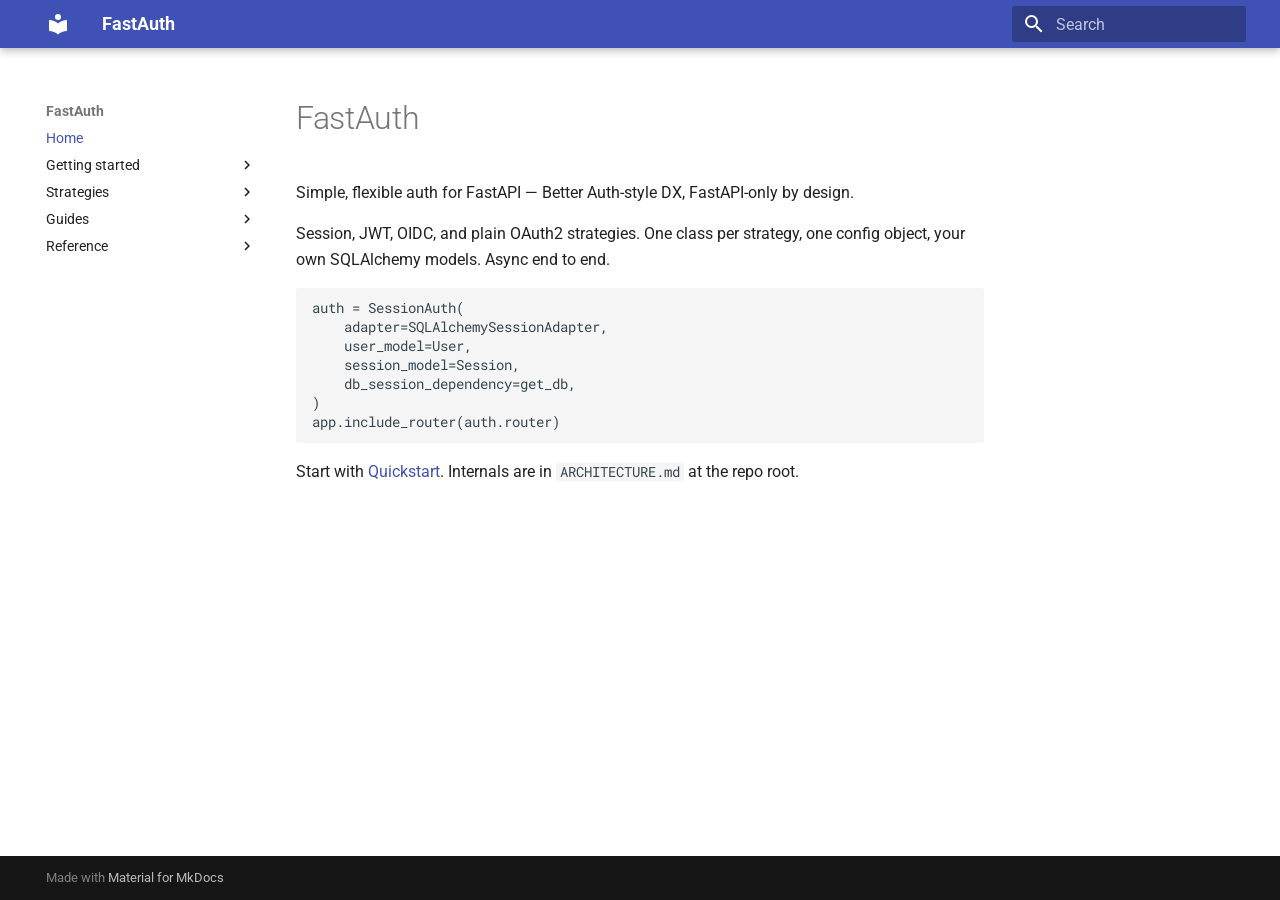
<file: index.html>
<!doctype html>
<html lang="en" class="no-js">
  <head>
    
      <meta charset="utf-8">
      <meta name="viewport" content="width=device-width,initial-scale=1">
      
        <meta name="description" content="Simple, flexible auth for FastAPI.">
      
      
      
      
      
        <link rel="next" href="getting-started/installation/">
      
      
        
      
      
      <link rel="icon" href="assets/images/favicon.png">
      <meta name="generator" content="mkdocs-1.6.1, mkdocs-material-9.7.7">
    
    
      
        <title>FastAuth</title>
      
    
    
      <link rel="stylesheet" href="assets/stylesheets/main.ec1eaa64.min.css">
      
      


    
    
      
    
    
      
        
        
        <link rel="preconnect" href="https://fonts.gstatic.com" crossorigin>
        <link rel="stylesheet" href="https://fonts.googleapis.com/css?family=Roboto:300,300i,400,400i,700,700i%7CRoboto+Mono:400,400i,700,700i&display=fallback">
        <style>:root{--md-text-font:"Roboto";--md-code-font:"Roboto Mono"}</style>
      
    
    
    <script>__md_scope=new URL(".",location),__md_hash=e=>[...e].reduce(((e,_)=>(e<<5)-e+_.charCodeAt(0)),0),__md_get=(e,_=localStorage,t=__md_scope)=>JSON.parse(_.getItem(t.pathname+"."+e)),__md_set=(e,_,t=localStorage,a=__md_scope)=>{try{t.setItem(a.pathname+"."+e,JSON.stringify(_))}catch(e){}}</script>
    
      

    
    
  </head>
  
  
    <body dir="ltr">
  
    
    <input class="md-toggle" data-md-toggle="drawer" type="checkbox" id="__drawer" autocomplete="off">
    <input class="md-toggle" data-md-toggle="search" type="checkbox" id="__search" autocomplete="off">
    <label class="md-overlay" for="__drawer"></label>
    <div data-md-component="skip">
      
        
        <a href="#fastauth" class="md-skip">
          Skip to content
        </a>
      
    </div>
    <div data-md-component="announce">
      
    </div>
    
    
      

  

<header class="md-header md-header--shadow" data-md-component="header">
  <nav class="md-header__inner md-grid" aria-label="Header">
    <a href="." title="FastAuth" class="md-header__button md-logo" aria-label="FastAuth" data-md-component="logo">
      
  
  <svg xmlns="http://www.w3.org/2000/svg" viewBox="0 0 24 24"><path d="M12 8a3 3 0 0 0 3-3 3 3 0 0 0-3-3 3 3 0 0 0-3 3 3 3 0 0 0 3 3m0 3.54C9.64 9.35 6.5 8 3 8v11c3.5 0 6.64 1.35 9 3.54 2.36-2.19 5.5-3.54 9-3.54V8c-3.5 0-6.64 1.35-9 3.54"/></svg>

    </a>
    <label class="md-header__button md-icon" for="__drawer">
      
      <svg xmlns="http://www.w3.org/2000/svg" viewBox="0 0 24 24"><path d="M3 6h18v2H3zm0 5h18v2H3zm0 5h18v2H3z"/></svg>
    </label>
    <div class="md-header__title" data-md-component="header-title">
      <div class="md-header__ellipsis">
        <div class="md-header__topic">
          <span class="md-ellipsis">
            FastAuth
          </span>
        </div>
        <div class="md-header__topic" data-md-component="header-topic">
          <span class="md-ellipsis">
            
              Home
            
          </span>
        </div>
      </div>
    </div>
    
    
      <script>var palette=__md_get("__palette");if(palette&&palette.color){if("(prefers-color-scheme)"===palette.color.media){var media=matchMedia("(prefers-color-scheme: light)"),input=document.querySelector(media.matches?"[data-md-color-media='(prefers-color-scheme: light)']":"[data-md-color-media='(prefers-color-scheme: dark)']");palette.color.media=input.getAttribute("data-md-color-media"),palette.color.scheme=input.getAttribute("data-md-color-scheme"),palette.color.primary=input.getAttribute("data-md-color-primary"),palette.color.accent=input.getAttribute("data-md-color-accent")}for(var[key,value]of Object.entries(palette.color))document.body.setAttribute("data-md-color-"+key,value)}</script>
    
    
    
      
      
        <label class="md-header__button md-icon" for="__search">
          
          <svg xmlns="http://www.w3.org/2000/svg" viewBox="0 0 24 24"><path d="M9.5 3A6.5 6.5 0 0 1 16 9.5c0 1.61-.59 3.09-1.56 4.23l.27.27h.79l5 5-1.5 1.5-5-5v-.79l-.27-.27A6.52 6.52 0 0 1 9.5 16 6.5 6.5 0 0 1 3 9.5 6.5 6.5 0 0 1 9.5 3m0 2C7 5 5 7 5 9.5S7 14 9.5 14 14 12 14 9.5 12 5 9.5 5"/></svg>
        </label>
        <div class="md-search" data-md-component="search" role="dialog">
  <label class="md-search__overlay" for="__search"></label>
  <div class="md-search__inner" role="search">
    <form class="md-search__form" name="search">
      <input type="text" class="md-search__input" name="query" aria-label="Search" placeholder="Search" autocapitalize="off" autocorrect="off" autocomplete="off" spellcheck="false" data-md-component="search-query" required>
      <label class="md-search__icon md-icon" for="__search">
        
        <svg xmlns="http://www.w3.org/2000/svg" viewBox="0 0 24 24"><path d="M9.5 3A6.5 6.5 0 0 1 16 9.5c0 1.61-.59 3.09-1.56 4.23l.27.27h.79l5 5-1.5 1.5-5-5v-.79l-.27-.27A6.52 6.52 0 0 1 9.5 16 6.5 6.5 0 0 1 3 9.5 6.5 6.5 0 0 1 9.5 3m0 2C7 5 5 7 5 9.5S7 14 9.5 14 14 12 14 9.5 12 5 9.5 5"/></svg>
        
        <svg xmlns="http://www.w3.org/2000/svg" viewBox="0 0 24 24"><path d="M20 11v2H8l5.5 5.5-1.42 1.42L4.16 12l7.92-7.92L13.5 5.5 8 11z"/></svg>
      </label>
      <nav class="md-search__options" aria-label="Search">
        
        <button type="reset" class="md-search__icon md-icon" title="Clear" aria-label="Clear" tabindex="-1">
          
          <svg xmlns="http://www.w3.org/2000/svg" viewBox="0 0 24 24"><path d="M19 6.41 17.59 5 12 10.59 6.41 5 5 6.41 10.59 12 5 17.59 6.41 19 12 13.41 17.59 19 19 17.59 13.41 12z"/></svg>
        </button>
      </nav>
      
    </form>
    <div class="md-search__output">
      <div class="md-search__scrollwrap" tabindex="0" data-md-scrollfix>
        <div class="md-search-result" data-md-component="search-result">
          <div class="md-search-result__meta">
            Initializing search
          </div>
          <ol class="md-search-result__list" role="presentation"></ol>
        </div>
      </div>
    </div>
  </div>
</div>
      
    
    
  </nav>
  
</header>
    
    <div class="md-container" data-md-component="container">
      
      
        
          
        
      
      <main class="md-main" data-md-component="main">
        <div class="md-main__inner md-grid">
          
            
              
              <div class="md-sidebar md-sidebar--primary" data-md-component="sidebar" data-md-type="navigation" >
                <div class="md-sidebar__scrollwrap">
                  <div class="md-sidebar__inner">
                    



<nav class="md-nav md-nav--primary" aria-label="Navigation" data-md-level="0">
  <label class="md-nav__title" for="__drawer">
    <a href="." title="FastAuth" class="md-nav__button md-logo" aria-label="FastAuth" data-md-component="logo">
      
  
  <svg xmlns="http://www.w3.org/2000/svg" viewBox="0 0 24 24"><path d="M12 8a3 3 0 0 0 3-3 3 3 0 0 0-3-3 3 3 0 0 0-3 3 3 3 0 0 0 3 3m0 3.54C9.64 9.35 6.5 8 3 8v11c3.5 0 6.64 1.35 9 3.54 2.36-2.19 5.5-3.54 9-3.54V8c-3.5 0-6.64 1.35-9 3.54"/></svg>

    </a>
    FastAuth
  </label>
  
  <ul class="md-nav__list" data-md-scrollfix>
    
      
      
  
  
    
  
  
  
    <li class="md-nav__item md-nav__item--active">
      
      <input class="md-nav__toggle md-toggle" type="checkbox" id="__toc">
      
      
        
      
      
      <a href="." class="md-nav__link md-nav__link--active">
        
  
  
  <span class="md-ellipsis">
    
  
    Home
  

    
  </span>
  
  

      </a>
      
    </li>
  

    
      
      
  
  
  
  
    
    
    
    
    
    <li class="md-nav__item md-nav__item--nested">
      
        
        
        <input class="md-nav__toggle md-toggle " type="checkbox" id="__nav_2" >
        
          
          <label class="md-nav__link" for="__nav_2" id="__nav_2_label" tabindex="0">
            
  
  
  <span class="md-ellipsis">
    
  
    Getting started
  

    
  </span>
  
  

            <span class="md-nav__icon md-icon"></span>
          </label>
        
        <nav class="md-nav" data-md-level="1" aria-labelledby="__nav_2_label" aria-expanded="false">
          <label class="md-nav__title" for="__nav_2">
            <span class="md-nav__icon md-icon"></span>
            
  
    Getting started
  

          </label>
          <ul class="md-nav__list" data-md-scrollfix>
            
              
                
  
  
  
  
    <li class="md-nav__item">
      <a href="getting-started/installation/" class="md-nav__link">
        
  
  
  <span class="md-ellipsis">
    
  
    Installation
  

    
  </span>
  
  

      </a>
    </li>
  

              
            
              
                
  
  
  
  
    <li class="md-nav__item">
      <a href="getting-started/quickstart/" class="md-nav__link">
        
  
  
  <span class="md-ellipsis">
    
  
    Quickstart
  

    
  </span>
  
  

      </a>
    </li>
  

              
            
          </ul>
        </nav>
      
    </li>
  

    
      
      
  
  
  
  
    
    
    
    
    
    <li class="md-nav__item md-nav__item--nested">
      
        
        
        <input class="md-nav__toggle md-toggle " type="checkbox" id="__nav_3" >
        
          
          <label class="md-nav__link" for="__nav_3" id="__nav_3_label" tabindex="0">
            
  
  
  <span class="md-ellipsis">
    
  
    Strategies
  

    
  </span>
  
  

            <span class="md-nav__icon md-icon"></span>
          </label>
        
        <nav class="md-nav" data-md-level="1" aria-labelledby="__nav_3_label" aria-expanded="false">
          <label class="md-nav__title" for="__nav_3">
            <span class="md-nav__icon md-icon"></span>
            
  
    Strategies
  

          </label>
          <ul class="md-nav__list" data-md-scrollfix>
            
              
                
  
  
  
  
    <li class="md-nav__item">
      <a href="strategies/session/" class="md-nav__link">
        
  
  
  <span class="md-ellipsis">
    
  
    Session
  

    
  </span>
  
  

      </a>
    </li>
  

              
            
              
                
  
  
  
  
    <li class="md-nav__item">
      <a href="strategies/jwt/" class="md-nav__link">
        
  
  
  <span class="md-ellipsis">
    
  
    JWT
  

    
  </span>
  
  

      </a>
    </li>
  

              
            
              
                
  
  
  
  
    <li class="md-nav__item">
      <a href="strategies/oidc/" class="md-nav__link">
        
  
  
  <span class="md-ellipsis">
    
  
    OIDC
  

    
  </span>
  
  

      </a>
    </li>
  

              
            
              
                
  
  
  
  
    <li class="md-nav__item">
      <a href="strategies/oauth2/" class="md-nav__link">
        
  
  
  <span class="md-ellipsis">
    
  
    Plain OAuth2
  

    
  </span>
  
  

      </a>
    </li>
  

              
            
          </ul>
        </nav>
      
    </li>
  

    
      
      
  
  
  
  
    
    
    
    
    
    <li class="md-nav__item md-nav__item--nested">
      
        
        
        <input class="md-nav__toggle md-toggle " type="checkbox" id="__nav_4" >
        
          
          <label class="md-nav__link" for="__nav_4" id="__nav_4_label" tabindex="0">
            
  
  
  <span class="md-ellipsis">
    
  
    Guides
  

    
  </span>
  
  

            <span class="md-nav__icon md-icon"></span>
          </label>
        
        <nav class="md-nav" data-md-level="1" aria-labelledby="__nav_4_label" aria-expanded="false">
          <label class="md-nav__title" for="__nav_4">
            <span class="md-nav__icon md-icon"></span>
            
  
    Guides
  

          </label>
          <ul class="md-nav__list" data-md-scrollfix>
            
              
                
  
  
  
  
    <li class="md-nav__item">
      <a href="guides/adapters/" class="md-nav__link">
        
  
  
  <span class="md-ellipsis">
    
  
    Custom adapters
  

    
  </span>
  
  

      </a>
    </li>
  

              
            
              
                
  
  
  
  
    <li class="md-nav__item">
      <a href="guides/hooks/" class="md-nav__link">
        
  
  
  <span class="md-ellipsis">
    
  
    Hooks
  

    
  </span>
  
  

      </a>
    </li>
  

              
            
              
                
  
  
  
  
    <li class="md-nav__item">
      <a href="guides/rate-limiting/" class="md-nav__link">
        
  
  
  <span class="md-ellipsis">
    
  
    Rate limiting
  

    
  </span>
  
  

      </a>
    </li>
  

              
            
              
                
  
  
  
  
    <li class="md-nav__item">
      <a href="guides/config/" class="md-nav__link">
        
  
  
  <span class="md-ellipsis">
    
  
    Config reference
  

    
  </span>
  
  

      </a>
    </li>
  

              
            
          </ul>
        </nav>
      
    </li>
  

    
      
      
  
  
  
  
    
    
    
    
    
    <li class="md-nav__item md-nav__item--nested">
      
        
        
        <input class="md-nav__toggle md-toggle " type="checkbox" id="__nav_5" >
        
          
          <label class="md-nav__link" for="__nav_5" id="__nav_5_label" tabindex="0">
            
  
  
  <span class="md-ellipsis">
    
  
    Reference
  

    
  </span>
  
  

            <span class="md-nav__icon md-icon"></span>
          </label>
        
        <nav class="md-nav" data-md-level="1" aria-labelledby="__nav_5_label" aria-expanded="false">
          <label class="md-nav__title" for="__nav_5">
            <span class="md-nav__icon md-icon"></span>
            
  
    Reference
  

          </label>
          <ul class="md-nav__list" data-md-scrollfix>
            
              
                
  
  
  
  
    <li class="md-nav__item">
      <a href="reference/api/" class="md-nav__link">
        
  
  
  <span class="md-ellipsis">
    
  
    API
  

    
  </span>
  
  

      </a>
    </li>
  

              
            
          </ul>
        </nav>
      
    </li>
  

    
  </ul>
</nav>
                  </div>
                </div>
              </div>
            
            
              
              <div class="md-sidebar md-sidebar--secondary" data-md-component="sidebar" data-md-type="toc" >
                <div class="md-sidebar__scrollwrap">
                  <div class="md-sidebar__inner">
                    

<nav class="md-nav md-nav--secondary" aria-label="Table of contents">
  
  
  
    
  
  
</nav>
                  </div>
                </div>
              </div>
            
          
          
            <div class="md-content" data-md-component="content">
              
              <article class="md-content__inner md-typeset">
                
                  



<h1 id="fastauth">FastAuth</h1>
<p>Simple, flexible auth for FastAPI — Better Auth-style DX, FastAPI-only by design.</p>
<p>Session, JWT, OIDC, and plain OAuth2 strategies. One class per strategy, one config object, your own SQLAlchemy models. Async end to end.</p>
<pre><code class="language-python">auth = SessionAuth(
    adapter=SQLAlchemySessionAdapter,
    user_model=User,
    session_model=Session,
    db_session_dependency=get_db,
)
app.include_router(auth.router)
</code></pre>
<p>Start with <a href="getting-started/quickstart/">Quickstart</a>. Internals are in <code>ARCHITECTURE.md</code> at the repo root.</p>












                
              </article>
            </div>
          
          
<script>var target=document.getElementById(location.hash.slice(1));target&&target.name&&(target.checked=target.name.startsWith("__tabbed_"))</script>
        </div>
        
      </main>
      
        <footer class="md-footer">
  
  <div class="md-footer-meta md-typeset">
    <div class="md-footer-meta__inner md-grid">
      <div class="md-copyright">
  
  
    Made with
    <a href="https://squidfunk.github.io/mkdocs-material/" target="_blank" rel="noopener">
      Material for MkDocs
    </a>
  
</div>
      
    </div>
  </div>
</footer>
      
    </div>
    <div class="md-dialog" data-md-component="dialog">
      <div class="md-dialog__inner md-typeset"></div>
    </div>
    
    
    
      
      
      <script id="__config" type="application/json">{"annotate": null, "base": ".", "features": [], "search": "assets/javascripts/workers/search.2c215733.min.js", "tags": null, "translations": {"clipboard.copied": "Copied to clipboard", "clipboard.copy": "Copy to clipboard", "search.result.more.one": "1 more on this page", "search.result.more.other": "# more on this page", "search.result.none": "No matching documents", "search.result.one": "1 matching document", "search.result.other": "# matching documents", "search.result.placeholder": "Type to start searching", "search.result.term.missing": "Missing", "select.version": "Select version"}, "version": null}</script>
    
    
      <script src="assets/javascripts/bundle.d7400e89.min.js"></script>
      
    
  </body>
</html>
</file>
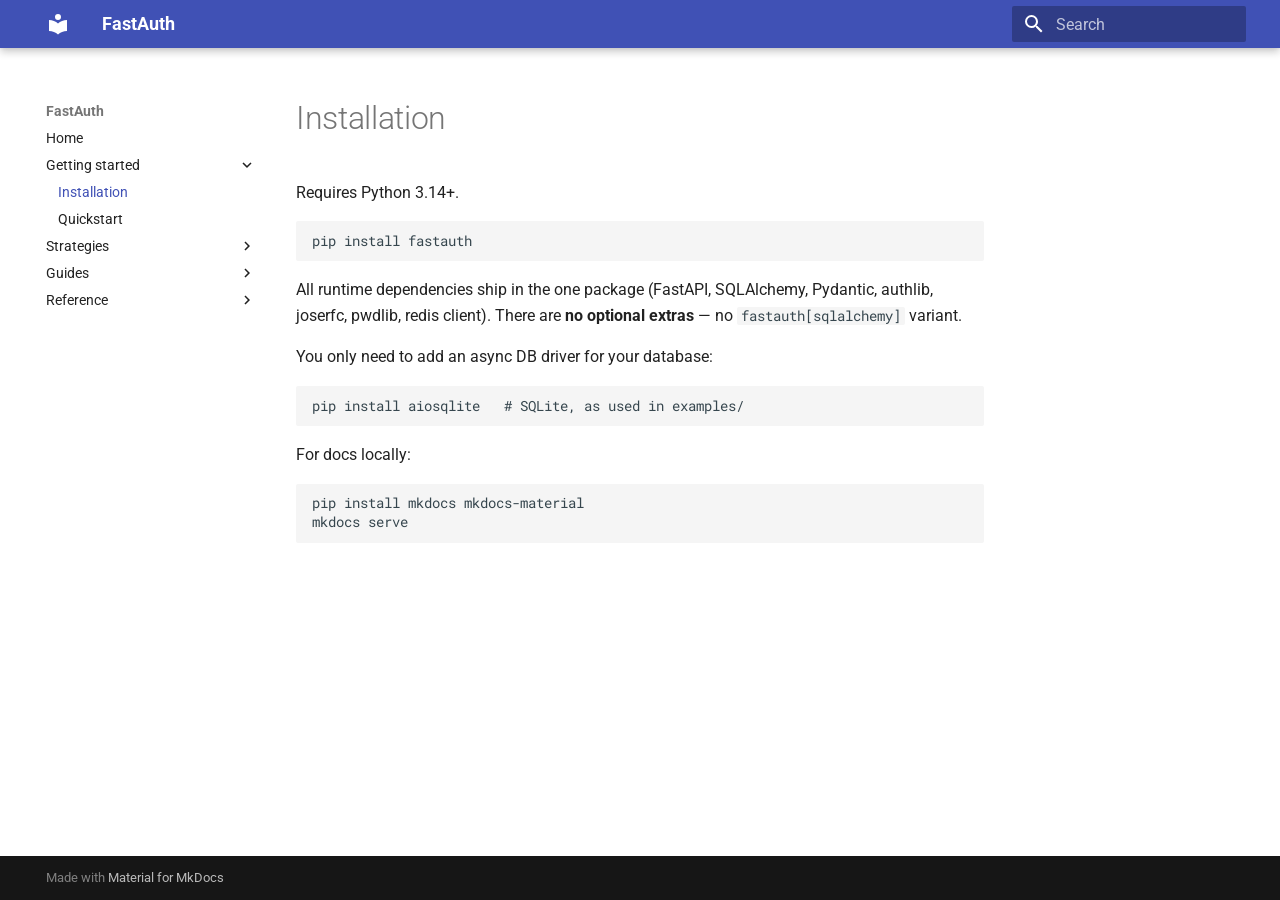
<file: getting-started/installation/index.html>
<!doctype html>
<html lang="en" class="no-js">
  <head>
    
      <meta charset="utf-8">
      <meta name="viewport" content="width=device-width,initial-scale=1">
      
        <meta name="description" content="Simple, flexible auth for FastAPI.">
      
      
      
      
        <link rel="prev" href="../..">
      
      
        <link rel="next" href="../quickstart/">
      
      
        
      
      
      <link rel="icon" href="../../assets/images/favicon.png">
      <meta name="generator" content="mkdocs-1.6.1, mkdocs-material-9.7.7">
    
    
      
        <title>Installation - FastAuth</title>
      
    
    
      <link rel="stylesheet" href="../../assets/stylesheets/main.ec1eaa64.min.css">
      
      


    
    
      
    
    
      
        
        
        <link rel="preconnect" href="https://fonts.gstatic.com" crossorigin>
        <link rel="stylesheet" href="https://fonts.googleapis.com/css?family=Roboto:300,300i,400,400i,700,700i%7CRoboto+Mono:400,400i,700,700i&display=fallback">
        <style>:root{--md-text-font:"Roboto";--md-code-font:"Roboto Mono"}</style>
      
    
    
    <script>__md_scope=new URL("../..",location),__md_hash=e=>[...e].reduce(((e,_)=>(e<<5)-e+_.charCodeAt(0)),0),__md_get=(e,_=localStorage,t=__md_scope)=>JSON.parse(_.getItem(t.pathname+"."+e)),__md_set=(e,_,t=localStorage,a=__md_scope)=>{try{t.setItem(a.pathname+"."+e,JSON.stringify(_))}catch(e){}}</script>
    
      

    
    
  </head>
  
  
    <body dir="ltr">
  
    
    <input class="md-toggle" data-md-toggle="drawer" type="checkbox" id="__drawer" autocomplete="off">
    <input class="md-toggle" data-md-toggle="search" type="checkbox" id="__search" autocomplete="off">
    <label class="md-overlay" for="__drawer"></label>
    <div data-md-component="skip">
      
        
        <a href="#installation" class="md-skip">
          Skip to content
        </a>
      
    </div>
    <div data-md-component="announce">
      
    </div>
    
    
      

  

<header class="md-header md-header--shadow" data-md-component="header">
  <nav class="md-header__inner md-grid" aria-label="Header">
    <a href="../.." title="FastAuth" class="md-header__button md-logo" aria-label="FastAuth" data-md-component="logo">
      
  
  <svg xmlns="http://www.w3.org/2000/svg" viewBox="0 0 24 24"><path d="M12 8a3 3 0 0 0 3-3 3 3 0 0 0-3-3 3 3 0 0 0-3 3 3 3 0 0 0 3 3m0 3.54C9.64 9.35 6.5 8 3 8v11c3.5 0 6.64 1.35 9 3.54 2.36-2.19 5.5-3.54 9-3.54V8c-3.5 0-6.64 1.35-9 3.54"/></svg>

    </a>
    <label class="md-header__button md-icon" for="__drawer">
      
      <svg xmlns="http://www.w3.org/2000/svg" viewBox="0 0 24 24"><path d="M3 6h18v2H3zm0 5h18v2H3zm0 5h18v2H3z"/></svg>
    </label>
    <div class="md-header__title" data-md-component="header-title">
      <div class="md-header__ellipsis">
        <div class="md-header__topic">
          <span class="md-ellipsis">
            FastAuth
          </span>
        </div>
        <div class="md-header__topic" data-md-component="header-topic">
          <span class="md-ellipsis">
            
              Installation
            
          </span>
        </div>
      </div>
    </div>
    
    
      <script>var palette=__md_get("__palette");if(palette&&palette.color){if("(prefers-color-scheme)"===palette.color.media){var media=matchMedia("(prefers-color-scheme: light)"),input=document.querySelector(media.matches?"[data-md-color-media='(prefers-color-scheme: light)']":"[data-md-color-media='(prefers-color-scheme: dark)']");palette.color.media=input.getAttribute("data-md-color-media"),palette.color.scheme=input.getAttribute("data-md-color-scheme"),palette.color.primary=input.getAttribute("data-md-color-primary"),palette.color.accent=input.getAttribute("data-md-color-accent")}for(var[key,value]of Object.entries(palette.color))document.body.setAttribute("data-md-color-"+key,value)}</script>
    
    
    
      
      
        <label class="md-header__button md-icon" for="__search">
          
          <svg xmlns="http://www.w3.org/2000/svg" viewBox="0 0 24 24"><path d="M9.5 3A6.5 6.5 0 0 1 16 9.5c0 1.61-.59 3.09-1.56 4.23l.27.27h.79l5 5-1.5 1.5-5-5v-.79l-.27-.27A6.52 6.52 0 0 1 9.5 16 6.5 6.5 0 0 1 3 9.5 6.5 6.5 0 0 1 9.5 3m0 2C7 5 5 7 5 9.5S7 14 9.5 14 14 12 14 9.5 12 5 9.5 5"/></svg>
        </label>
        <div class="md-search" data-md-component="search" role="dialog">
  <label class="md-search__overlay" for="__search"></label>
  <div class="md-search__inner" role="search">
    <form class="md-search__form" name="search">
      <input type="text" class="md-search__input" name="query" aria-label="Search" placeholder="Search" autocapitalize="off" autocorrect="off" autocomplete="off" spellcheck="false" data-md-component="search-query" required>
      <label class="md-search__icon md-icon" for="__search">
        
        <svg xmlns="http://www.w3.org/2000/svg" viewBox="0 0 24 24"><path d="M9.5 3A6.5 6.5 0 0 1 16 9.5c0 1.61-.59 3.09-1.56 4.23l.27.27h.79l5 5-1.5 1.5-5-5v-.79l-.27-.27A6.52 6.52 0 0 1 9.5 16 6.5 6.5 0 0 1 3 9.5 6.5 6.5 0 0 1 9.5 3m0 2C7 5 5 7 5 9.5S7 14 9.5 14 14 12 14 9.5 12 5 9.5 5"/></svg>
        
        <svg xmlns="http://www.w3.org/2000/svg" viewBox="0 0 24 24"><path d="M20 11v2H8l5.5 5.5-1.42 1.42L4.16 12l7.92-7.92L13.5 5.5 8 11z"/></svg>
      </label>
      <nav class="md-search__options" aria-label="Search">
        
        <button type="reset" class="md-search__icon md-icon" title="Clear" aria-label="Clear" tabindex="-1">
          
          <svg xmlns="http://www.w3.org/2000/svg" viewBox="0 0 24 24"><path d="M19 6.41 17.59 5 12 10.59 6.41 5 5 6.41 10.59 12 5 17.59 6.41 19 12 13.41 17.59 19 19 17.59 13.41 12z"/></svg>
        </button>
      </nav>
      
    </form>
    <div class="md-search__output">
      <div class="md-search__scrollwrap" tabindex="0" data-md-scrollfix>
        <div class="md-search-result" data-md-component="search-result">
          <div class="md-search-result__meta">
            Initializing search
          </div>
          <ol class="md-search-result__list" role="presentation"></ol>
        </div>
      </div>
    </div>
  </div>
</div>
      
    
    
  </nav>
  
</header>
    
    <div class="md-container" data-md-component="container">
      
      
        
          
        
      
      <main class="md-main" data-md-component="main">
        <div class="md-main__inner md-grid">
          
            
              
              <div class="md-sidebar md-sidebar--primary" data-md-component="sidebar" data-md-type="navigation" >
                <div class="md-sidebar__scrollwrap">
                  <div class="md-sidebar__inner">
                    



<nav class="md-nav md-nav--primary" aria-label="Navigation" data-md-level="0">
  <label class="md-nav__title" for="__drawer">
    <a href="../.." title="FastAuth" class="md-nav__button md-logo" aria-label="FastAuth" data-md-component="logo">
      
  
  <svg xmlns="http://www.w3.org/2000/svg" viewBox="0 0 24 24"><path d="M12 8a3 3 0 0 0 3-3 3 3 0 0 0-3-3 3 3 0 0 0-3 3 3 3 0 0 0 3 3m0 3.54C9.64 9.35 6.5 8 3 8v11c3.5 0 6.64 1.35 9 3.54 2.36-2.19 5.5-3.54 9-3.54V8c-3.5 0-6.64 1.35-9 3.54"/></svg>

    </a>
    FastAuth
  </label>
  
  <ul class="md-nav__list" data-md-scrollfix>
    
      
      
  
  
  
  
    <li class="md-nav__item">
      <a href="../.." class="md-nav__link">
        
  
  
  <span class="md-ellipsis">
    
  
    Home
  

    
  </span>
  
  

      </a>
    </li>
  

    
      
      
  
  
    
  
  
  
    
    
    
    
    
    <li class="md-nav__item md-nav__item--active md-nav__item--nested">
      
        
        
        <input class="md-nav__toggle md-toggle " type="checkbox" id="__nav_2" checked>
        
          
          <label class="md-nav__link" for="__nav_2" id="__nav_2_label" tabindex="0">
            
  
  
  <span class="md-ellipsis">
    
  
    Getting started
  

    
  </span>
  
  

            <span class="md-nav__icon md-icon"></span>
          </label>
        
        <nav class="md-nav" data-md-level="1" aria-labelledby="__nav_2_label" aria-expanded="true">
          <label class="md-nav__title" for="__nav_2">
            <span class="md-nav__icon md-icon"></span>
            
  
    Getting started
  

          </label>
          <ul class="md-nav__list" data-md-scrollfix>
            
              
                
  
  
    
  
  
  
    <li class="md-nav__item md-nav__item--active">
      
      <input class="md-nav__toggle md-toggle" type="checkbox" id="__toc">
      
      
        
      
      
      <a href="./" class="md-nav__link md-nav__link--active">
        
  
  
  <span class="md-ellipsis">
    
  
    Installation
  

    
  </span>
  
  

      </a>
      
    </li>
  

              
            
              
                
  
  
  
  
    <li class="md-nav__item">
      <a href="../quickstart/" class="md-nav__link">
        
  
  
  <span class="md-ellipsis">
    
  
    Quickstart
  

    
  </span>
  
  

      </a>
    </li>
  

              
            
          </ul>
        </nav>
      
    </li>
  

    
      
      
  
  
  
  
    
    
    
    
    
    <li class="md-nav__item md-nav__item--nested">
      
        
        
        <input class="md-nav__toggle md-toggle " type="checkbox" id="__nav_3" >
        
          
          <label class="md-nav__link" for="__nav_3" id="__nav_3_label" tabindex="0">
            
  
  
  <span class="md-ellipsis">
    
  
    Strategies
  

    
  </span>
  
  

            <span class="md-nav__icon md-icon"></span>
          </label>
        
        <nav class="md-nav" data-md-level="1" aria-labelledby="__nav_3_label" aria-expanded="false">
          <label class="md-nav__title" for="__nav_3">
            <span class="md-nav__icon md-icon"></span>
            
  
    Strategies
  

          </label>
          <ul class="md-nav__list" data-md-scrollfix>
            
              
                
  
  
  
  
    <li class="md-nav__item">
      <a href="../../strategies/session/" class="md-nav__link">
        
  
  
  <span class="md-ellipsis">
    
  
    Session
  

    
  </span>
  
  

      </a>
    </li>
  

              
            
              
                
  
  
  
  
    <li class="md-nav__item">
      <a href="../../strategies/jwt/" class="md-nav__link">
        
  
  
  <span class="md-ellipsis">
    
  
    JWT
  

    
  </span>
  
  

      </a>
    </li>
  

              
            
              
                
  
  
  
  
    <li class="md-nav__item">
      <a href="../../strategies/oidc/" class="md-nav__link">
        
  
  
  <span class="md-ellipsis">
    
  
    OIDC
  

    
  </span>
  
  

      </a>
    </li>
  

              
            
              
                
  
  
  
  
    <li class="md-nav__item">
      <a href="../../strategies/oauth2/" class="md-nav__link">
        
  
  
  <span class="md-ellipsis">
    
  
    Plain OAuth2
  

    
  </span>
  
  

      </a>
    </li>
  

              
            
          </ul>
        </nav>
      
    </li>
  

    
      
      
  
  
  
  
    
    
    
    
    
    <li class="md-nav__item md-nav__item--nested">
      
        
        
        <input class="md-nav__toggle md-toggle " type="checkbox" id="__nav_4" >
        
          
          <label class="md-nav__link" for="__nav_4" id="__nav_4_label" tabindex="0">
            
  
  
  <span class="md-ellipsis">
    
  
    Guides
  

    
  </span>
  
  

            <span class="md-nav__icon md-icon"></span>
          </label>
        
        <nav class="md-nav" data-md-level="1" aria-labelledby="__nav_4_label" aria-expanded="false">
          <label class="md-nav__title" for="__nav_4">
            <span class="md-nav__icon md-icon"></span>
            
  
    Guides
  

          </label>
          <ul class="md-nav__list" data-md-scrollfix>
            
              
                
  
  
  
  
    <li class="md-nav__item">
      <a href="../../guides/adapters/" class="md-nav__link">
        
  
  
  <span class="md-ellipsis">
    
  
    Custom adapters
  

    
  </span>
  
  

      </a>
    </li>
  

              
            
              
                
  
  
  
  
    <li class="md-nav__item">
      <a href="../../guides/hooks/" class="md-nav__link">
        
  
  
  <span class="md-ellipsis">
    
  
    Hooks
  

    
  </span>
  
  

      </a>
    </li>
  

              
            
              
                
  
  
  
  
    <li class="md-nav__item">
      <a href="../../guides/rate-limiting/" class="md-nav__link">
        
  
  
  <span class="md-ellipsis">
    
  
    Rate limiting
  

    
  </span>
  
  

      </a>
    </li>
  

              
            
              
                
  
  
  
  
    <li class="md-nav__item">
      <a href="../../guides/config/" class="md-nav__link">
        
  
  
  <span class="md-ellipsis">
    
  
    Config reference
  

    
  </span>
  
  

      </a>
    </li>
  

              
            
          </ul>
        </nav>
      
    </li>
  

    
      
      
  
  
  
  
    
    
    
    
    
    <li class="md-nav__item md-nav__item--nested">
      
        
        
        <input class="md-nav__toggle md-toggle " type="checkbox" id="__nav_5" >
        
          
          <label class="md-nav__link" for="__nav_5" id="__nav_5_label" tabindex="0">
            
  
  
  <span class="md-ellipsis">
    
  
    Reference
  

    
  </span>
  
  

            <span class="md-nav__icon md-icon"></span>
          </label>
        
        <nav class="md-nav" data-md-level="1" aria-labelledby="__nav_5_label" aria-expanded="false">
          <label class="md-nav__title" for="__nav_5">
            <span class="md-nav__icon md-icon"></span>
            
  
    Reference
  

          </label>
          <ul class="md-nav__list" data-md-scrollfix>
            
              
                
  
  
  
  
    <li class="md-nav__item">
      <a href="../../reference/api/" class="md-nav__link">
        
  
  
  <span class="md-ellipsis">
    
  
    API
  

    
  </span>
  
  

      </a>
    </li>
  

              
            
          </ul>
        </nav>
      
    </li>
  

    
  </ul>
</nav>
                  </div>
                </div>
              </div>
            
            
              
              <div class="md-sidebar md-sidebar--secondary" data-md-component="sidebar" data-md-type="toc" >
                <div class="md-sidebar__scrollwrap">
                  <div class="md-sidebar__inner">
                    

<nav class="md-nav md-nav--secondary" aria-label="Table of contents">
  
  
  
    
  
  
</nav>
                  </div>
                </div>
              </div>
            
          
          
            <div class="md-content" data-md-component="content">
              
              <article class="md-content__inner md-typeset">
                
                  



<h1 id="installation">Installation</h1>
<p>Requires Python 3.14+.</p>
<pre><code class="language-bash">pip install fastauth
</code></pre>
<p>All runtime dependencies ship in the one package (FastAPI, SQLAlchemy, Pydantic, authlib, joserfc, pwdlib, redis client). There are <strong>no optional extras</strong> — no <code>fastauth[sqlalchemy]</code> variant.</p>
<p>You only need to add an async DB driver for your database:</p>
<pre><code class="language-bash">pip install aiosqlite   # SQLite, as used in examples/
</code></pre>
<p>For docs locally:</p>
<pre><code class="language-bash">pip install mkdocs mkdocs-material
mkdocs serve
</code></pre>












                
              </article>
            </div>
          
          
<script>var target=document.getElementById(location.hash.slice(1));target&&target.name&&(target.checked=target.name.startsWith("__tabbed_"))</script>
        </div>
        
      </main>
      
        <footer class="md-footer">
  
  <div class="md-footer-meta md-typeset">
    <div class="md-footer-meta__inner md-grid">
      <div class="md-copyright">
  
  
    Made with
    <a href="https://squidfunk.github.io/mkdocs-material/" target="_blank" rel="noopener">
      Material for MkDocs
    </a>
  
</div>
      
    </div>
  </div>
</footer>
      
    </div>
    <div class="md-dialog" data-md-component="dialog">
      <div class="md-dialog__inner md-typeset"></div>
    </div>
    
    
    
      
      
      <script id="__config" type="application/json">{"annotate": null, "base": "../..", "features": [], "search": "../../assets/javascripts/workers/search.2c215733.min.js", "tags": null, "translations": {"clipboard.copied": "Copied to clipboard", "clipboard.copy": "Copy to clipboard", "search.result.more.one": "1 more on this page", "search.result.more.other": "# more on this page", "search.result.none": "No matching documents", "search.result.one": "1 matching document", "search.result.other": "# matching documents", "search.result.placeholder": "Type to start searching", "search.result.term.missing": "Missing", "select.version": "Select version"}, "version": null}</script>
    
    
      <script src="../../assets/javascripts/bundle.d7400e89.min.js"></script>
      
    
  </body>
</html>
</file>
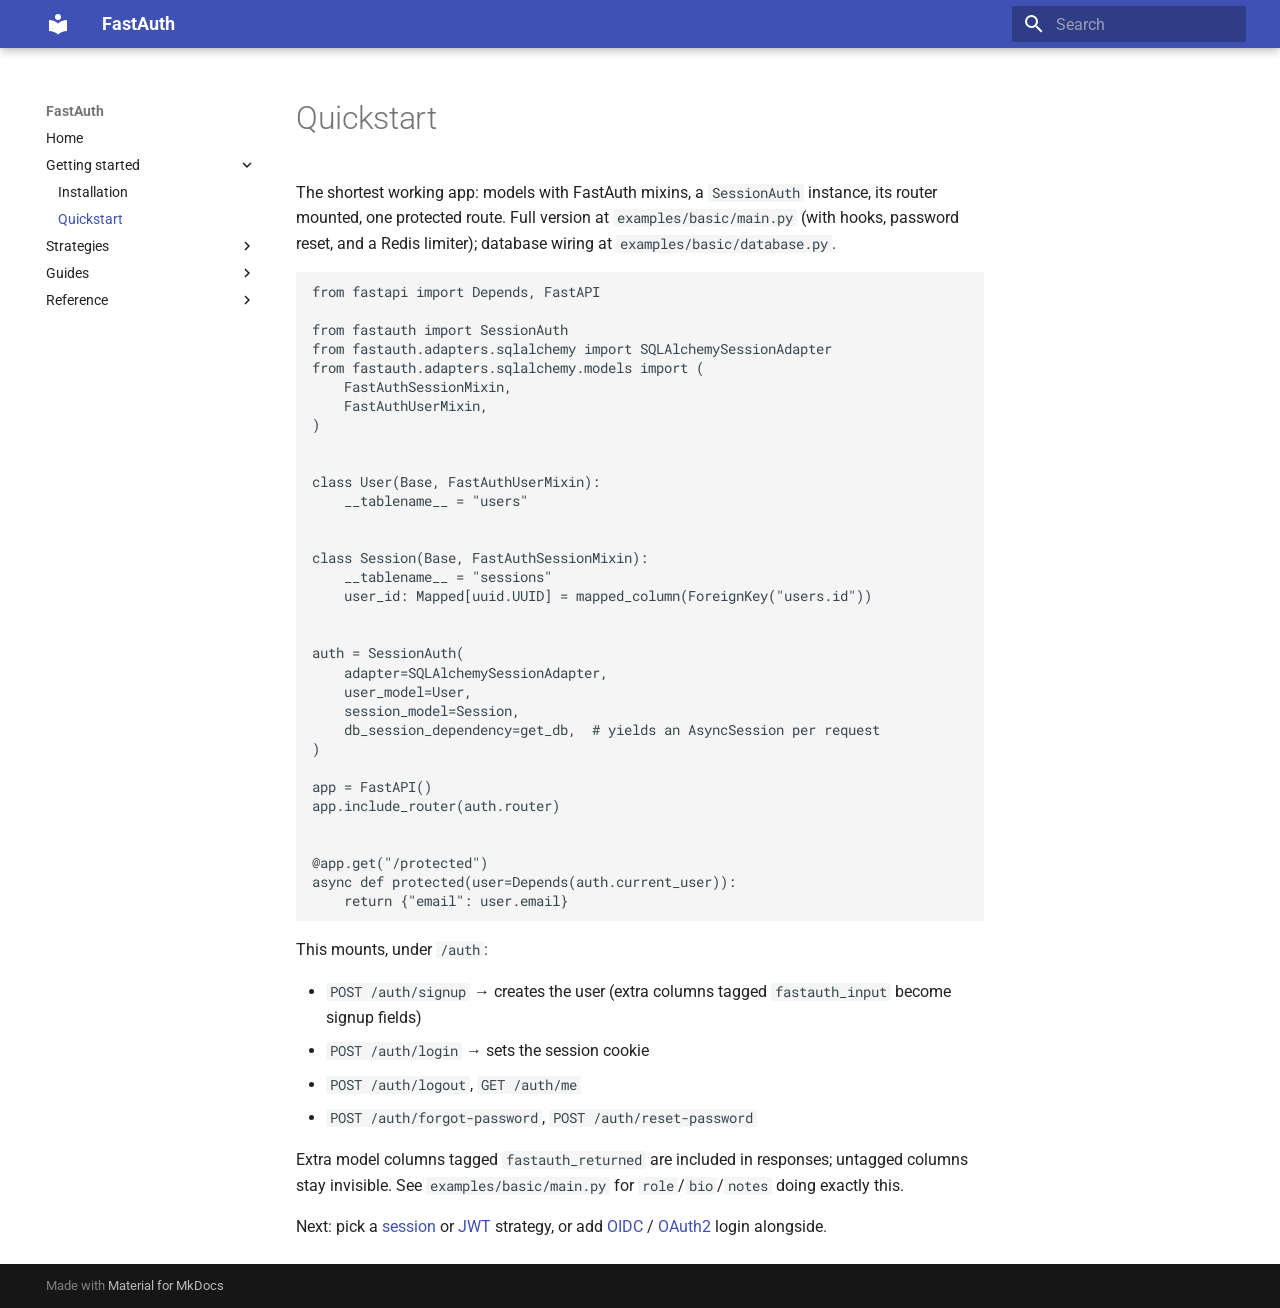
<file: getting-started/quickstart/index.html>
<!doctype html>
<html lang="en" class="no-js">
  <head>
    
      <meta charset="utf-8">
      <meta name="viewport" content="width=device-width,initial-scale=1">
      
        <meta name="description" content="Simple, flexible auth for FastAPI.">
      
      
      
      
        <link rel="prev" href="../installation/">
      
      
        <link rel="next" href="../../strategies/session/">
      
      
        
      
      
      <link rel="icon" href="../../assets/images/favicon.png">
      <meta name="generator" content="mkdocs-1.6.1, mkdocs-material-9.7.7">
    
    
      
        <title>Quickstart - FastAuth</title>
      
    
    
      <link rel="stylesheet" href="../../assets/stylesheets/main.ec1eaa64.min.css">
      
      


    
    
      
    
    
      
        
        
        <link rel="preconnect" href="https://fonts.gstatic.com" crossorigin>
        <link rel="stylesheet" href="https://fonts.googleapis.com/css?family=Roboto:300,300i,400,400i,700,700i%7CRoboto+Mono:400,400i,700,700i&display=fallback">
        <style>:root{--md-text-font:"Roboto";--md-code-font:"Roboto Mono"}</style>
      
    
    
    <script>__md_scope=new URL("../..",location),__md_hash=e=>[...e].reduce(((e,_)=>(e<<5)-e+_.charCodeAt(0)),0),__md_get=(e,_=localStorage,t=__md_scope)=>JSON.parse(_.getItem(t.pathname+"."+e)),__md_set=(e,_,t=localStorage,a=__md_scope)=>{try{t.setItem(a.pathname+"."+e,JSON.stringify(_))}catch(e){}}</script>
    
      

    
    
  </head>
  
  
    <body dir="ltr">
  
    
    <input class="md-toggle" data-md-toggle="drawer" type="checkbox" id="__drawer" autocomplete="off">
    <input class="md-toggle" data-md-toggle="search" type="checkbox" id="__search" autocomplete="off">
    <label class="md-overlay" for="__drawer"></label>
    <div data-md-component="skip">
      
        
        <a href="#quickstart" class="md-skip">
          Skip to content
        </a>
      
    </div>
    <div data-md-component="announce">
      
    </div>
    
    
      

  

<header class="md-header md-header--shadow" data-md-component="header">
  <nav class="md-header__inner md-grid" aria-label="Header">
    <a href="../.." title="FastAuth" class="md-header__button md-logo" aria-label="FastAuth" data-md-component="logo">
      
  
  <svg xmlns="http://www.w3.org/2000/svg" viewBox="0 0 24 24"><path d="M12 8a3 3 0 0 0 3-3 3 3 0 0 0-3-3 3 3 0 0 0-3 3 3 3 0 0 0 3 3m0 3.54C9.64 9.35 6.5 8 3 8v11c3.5 0 6.64 1.35 9 3.54 2.36-2.19 5.5-3.54 9-3.54V8c-3.5 0-6.64 1.35-9 3.54"/></svg>

    </a>
    <label class="md-header__button md-icon" for="__drawer">
      
      <svg xmlns="http://www.w3.org/2000/svg" viewBox="0 0 24 24"><path d="M3 6h18v2H3zm0 5h18v2H3zm0 5h18v2H3z"/></svg>
    </label>
    <div class="md-header__title" data-md-component="header-title">
      <div class="md-header__ellipsis">
        <div class="md-header__topic">
          <span class="md-ellipsis">
            FastAuth
          </span>
        </div>
        <div class="md-header__topic" data-md-component="header-topic">
          <span class="md-ellipsis">
            
              Quickstart
            
          </span>
        </div>
      </div>
    </div>
    
    
      <script>var palette=__md_get("__palette");if(palette&&palette.color){if("(prefers-color-scheme)"===palette.color.media){var media=matchMedia("(prefers-color-scheme: light)"),input=document.querySelector(media.matches?"[data-md-color-media='(prefers-color-scheme: light)']":"[data-md-color-media='(prefers-color-scheme: dark)']");palette.color.media=input.getAttribute("data-md-color-media"),palette.color.scheme=input.getAttribute("data-md-color-scheme"),palette.color.primary=input.getAttribute("data-md-color-primary"),palette.color.accent=input.getAttribute("data-md-color-accent")}for(var[key,value]of Object.entries(palette.color))document.body.setAttribute("data-md-color-"+key,value)}</script>
    
    
    
      
      
        <label class="md-header__button md-icon" for="__search">
          
          <svg xmlns="http://www.w3.org/2000/svg" viewBox="0 0 24 24"><path d="M9.5 3A6.5 6.5 0 0 1 16 9.5c0 1.61-.59 3.09-1.56 4.23l.27.27h.79l5 5-1.5 1.5-5-5v-.79l-.27-.27A6.52 6.52 0 0 1 9.5 16 6.5 6.5 0 0 1 3 9.5 6.5 6.5 0 0 1 9.5 3m0 2C7 5 5 7 5 9.5S7 14 9.5 14 14 12 14 9.5 12 5 9.5 5"/></svg>
        </label>
        <div class="md-search" data-md-component="search" role="dialog">
  <label class="md-search__overlay" for="__search"></label>
  <div class="md-search__inner" role="search">
    <form class="md-search__form" name="search">
      <input type="text" class="md-search__input" name="query" aria-label="Search" placeholder="Search" autocapitalize="off" autocorrect="off" autocomplete="off" spellcheck="false" data-md-component="search-query" required>
      <label class="md-search__icon md-icon" for="__search">
        
        <svg xmlns="http://www.w3.org/2000/svg" viewBox="0 0 24 24"><path d="M9.5 3A6.5 6.5 0 0 1 16 9.5c0 1.61-.59 3.09-1.56 4.23l.27.27h.79l5 5-1.5 1.5-5-5v-.79l-.27-.27A6.52 6.52 0 0 1 9.5 16 6.5 6.5 0 0 1 3 9.5 6.5 6.5 0 0 1 9.5 3m0 2C7 5 5 7 5 9.5S7 14 9.5 14 14 12 14 9.5 12 5 9.5 5"/></svg>
        
        <svg xmlns="http://www.w3.org/2000/svg" viewBox="0 0 24 24"><path d="M20 11v2H8l5.5 5.5-1.42 1.42L4.16 12l7.92-7.92L13.5 5.5 8 11z"/></svg>
      </label>
      <nav class="md-search__options" aria-label="Search">
        
        <button type="reset" class="md-search__icon md-icon" title="Clear" aria-label="Clear" tabindex="-1">
          
          <svg xmlns="http://www.w3.org/2000/svg" viewBox="0 0 24 24"><path d="M19 6.41 17.59 5 12 10.59 6.41 5 5 6.41 10.59 12 5 17.59 6.41 19 12 13.41 17.59 19 19 17.59 13.41 12z"/></svg>
        </button>
      </nav>
      
    </form>
    <div class="md-search__output">
      <div class="md-search__scrollwrap" tabindex="0" data-md-scrollfix>
        <div class="md-search-result" data-md-component="search-result">
          <div class="md-search-result__meta">
            Initializing search
          </div>
          <ol class="md-search-result__list" role="presentation"></ol>
        </div>
      </div>
    </div>
  </div>
</div>
      
    
    
  </nav>
  
</header>
    
    <div class="md-container" data-md-component="container">
      
      
        
          
        
      
      <main class="md-main" data-md-component="main">
        <div class="md-main__inner md-grid">
          
            
              
              <div class="md-sidebar md-sidebar--primary" data-md-component="sidebar" data-md-type="navigation" >
                <div class="md-sidebar__scrollwrap">
                  <div class="md-sidebar__inner">
                    



<nav class="md-nav md-nav--primary" aria-label="Navigation" data-md-level="0">
  <label class="md-nav__title" for="__drawer">
    <a href="../.." title="FastAuth" class="md-nav__button md-logo" aria-label="FastAuth" data-md-component="logo">
      
  
  <svg xmlns="http://www.w3.org/2000/svg" viewBox="0 0 24 24"><path d="M12 8a3 3 0 0 0 3-3 3 3 0 0 0-3-3 3 3 0 0 0-3 3 3 3 0 0 0 3 3m0 3.54C9.64 9.35 6.5 8 3 8v11c3.5 0 6.64 1.35 9 3.54 2.36-2.19 5.5-3.54 9-3.54V8c-3.5 0-6.64 1.35-9 3.54"/></svg>

    </a>
    FastAuth
  </label>
  
  <ul class="md-nav__list" data-md-scrollfix>
    
      
      
  
  
  
  
    <li class="md-nav__item">
      <a href="../.." class="md-nav__link">
        
  
  
  <span class="md-ellipsis">
    
  
    Home
  

    
  </span>
  
  

      </a>
    </li>
  

    
      
      
  
  
    
  
  
  
    
    
    
    
    
    <li class="md-nav__item md-nav__item--active md-nav__item--nested">
      
        
        
        <input class="md-nav__toggle md-toggle " type="checkbox" id="__nav_2" checked>
        
          
          <label class="md-nav__link" for="__nav_2" id="__nav_2_label" tabindex="0">
            
  
  
  <span class="md-ellipsis">
    
  
    Getting started
  

    
  </span>
  
  

            <span class="md-nav__icon md-icon"></span>
          </label>
        
        <nav class="md-nav" data-md-level="1" aria-labelledby="__nav_2_label" aria-expanded="true">
          <label class="md-nav__title" for="__nav_2">
            <span class="md-nav__icon md-icon"></span>
            
  
    Getting started
  

          </label>
          <ul class="md-nav__list" data-md-scrollfix>
            
              
                
  
  
  
  
    <li class="md-nav__item">
      <a href="../installation/" class="md-nav__link">
        
  
  
  <span class="md-ellipsis">
    
  
    Installation
  

    
  </span>
  
  

      </a>
    </li>
  

              
            
              
                
  
  
    
  
  
  
    <li class="md-nav__item md-nav__item--active">
      
      <input class="md-nav__toggle md-toggle" type="checkbox" id="__toc">
      
      
        
      
      
      <a href="./" class="md-nav__link md-nav__link--active">
        
  
  
  <span class="md-ellipsis">
    
  
    Quickstart
  

    
  </span>
  
  

      </a>
      
    </li>
  

              
            
          </ul>
        </nav>
      
    </li>
  

    
      
      
  
  
  
  
    
    
    
    
    
    <li class="md-nav__item md-nav__item--nested">
      
        
        
        <input class="md-nav__toggle md-toggle " type="checkbox" id="__nav_3" >
        
          
          <label class="md-nav__link" for="__nav_3" id="__nav_3_label" tabindex="0">
            
  
  
  <span class="md-ellipsis">
    
  
    Strategies
  

    
  </span>
  
  

            <span class="md-nav__icon md-icon"></span>
          </label>
        
        <nav class="md-nav" data-md-level="1" aria-labelledby="__nav_3_label" aria-expanded="false">
          <label class="md-nav__title" for="__nav_3">
            <span class="md-nav__icon md-icon"></span>
            
  
    Strategies
  

          </label>
          <ul class="md-nav__list" data-md-scrollfix>
            
              
                
  
  
  
  
    <li class="md-nav__item">
      <a href="../../strategies/session/" class="md-nav__link">
        
  
  
  <span class="md-ellipsis">
    
  
    Session
  

    
  </span>
  
  

      </a>
    </li>
  

              
            
              
                
  
  
  
  
    <li class="md-nav__item">
      <a href="../../strategies/jwt/" class="md-nav__link">
        
  
  
  <span class="md-ellipsis">
    
  
    JWT
  

    
  </span>
  
  

      </a>
    </li>
  

              
            
              
                
  
  
  
  
    <li class="md-nav__item">
      <a href="../../strategies/oidc/" class="md-nav__link">
        
  
  
  <span class="md-ellipsis">
    
  
    OIDC
  

    
  </span>
  
  

      </a>
    </li>
  

              
            
              
                
  
  
  
  
    <li class="md-nav__item">
      <a href="../../strategies/oauth2/" class="md-nav__link">
        
  
  
  <span class="md-ellipsis">
    
  
    Plain OAuth2
  

    
  </span>
  
  

      </a>
    </li>
  

              
            
          </ul>
        </nav>
      
    </li>
  

    
      
      
  
  
  
  
    
    
    
    
    
    <li class="md-nav__item md-nav__item--nested">
      
        
        
        <input class="md-nav__toggle md-toggle " type="checkbox" id="__nav_4" >
        
          
          <label class="md-nav__link" for="__nav_4" id="__nav_4_label" tabindex="0">
            
  
  
  <span class="md-ellipsis">
    
  
    Guides
  

    
  </span>
  
  

            <span class="md-nav__icon md-icon"></span>
          </label>
        
        <nav class="md-nav" data-md-level="1" aria-labelledby="__nav_4_label" aria-expanded="false">
          <label class="md-nav__title" for="__nav_4">
            <span class="md-nav__icon md-icon"></span>
            
  
    Guides
  

          </label>
          <ul class="md-nav__list" data-md-scrollfix>
            
              
                
  
  
  
  
    <li class="md-nav__item">
      <a href="../../guides/adapters/" class="md-nav__link">
        
  
  
  <span class="md-ellipsis">
    
  
    Custom adapters
  

    
  </span>
  
  

      </a>
    </li>
  

              
            
              
                
  
  
  
  
    <li class="md-nav__item">
      <a href="../../guides/hooks/" class="md-nav__link">
        
  
  
  <span class="md-ellipsis">
    
  
    Hooks
  

    
  </span>
  
  

      </a>
    </li>
  

              
            
              
                
  
  
  
  
    <li class="md-nav__item">
      <a href="../../guides/rate-limiting/" class="md-nav__link">
        
  
  
  <span class="md-ellipsis">
    
  
    Rate limiting
  

    
  </span>
  
  

      </a>
    </li>
  

              
            
              
                
  
  
  
  
    <li class="md-nav__item">
      <a href="../../guides/config/" class="md-nav__link">
        
  
  
  <span class="md-ellipsis">
    
  
    Config reference
  

    
  </span>
  
  

      </a>
    </li>
  

              
            
          </ul>
        </nav>
      
    </li>
  

    
      
      
  
  
  
  
    
    
    
    
    
    <li class="md-nav__item md-nav__item--nested">
      
        
        
        <input class="md-nav__toggle md-toggle " type="checkbox" id="__nav_5" >
        
          
          <label class="md-nav__link" for="__nav_5" id="__nav_5_label" tabindex="0">
            
  
  
  <span class="md-ellipsis">
    
  
    Reference
  

    
  </span>
  
  

            <span class="md-nav__icon md-icon"></span>
          </label>
        
        <nav class="md-nav" data-md-level="1" aria-labelledby="__nav_5_label" aria-expanded="false">
          <label class="md-nav__title" for="__nav_5">
            <span class="md-nav__icon md-icon"></span>
            
  
    Reference
  

          </label>
          <ul class="md-nav__list" data-md-scrollfix>
            
              
                
  
  
  
  
    <li class="md-nav__item">
      <a href="../../reference/api/" class="md-nav__link">
        
  
  
  <span class="md-ellipsis">
    
  
    API
  

    
  </span>
  
  

      </a>
    </li>
  

              
            
          </ul>
        </nav>
      
    </li>
  

    
  </ul>
</nav>
                  </div>
                </div>
              </div>
            
            
              
              <div class="md-sidebar md-sidebar--secondary" data-md-component="sidebar" data-md-type="toc" >
                <div class="md-sidebar__scrollwrap">
                  <div class="md-sidebar__inner">
                    

<nav class="md-nav md-nav--secondary" aria-label="Table of contents">
  
  
  
    
  
  
</nav>
                  </div>
                </div>
              </div>
            
          
          
            <div class="md-content" data-md-component="content">
              
              <article class="md-content__inner md-typeset">
                
                  



<h1 id="quickstart">Quickstart</h1>
<p>The shortest working app: models with FastAuth mixins, a <code>SessionAuth</code> instance, its router mounted, one protected route. Full version at <code>examples/basic/main.py</code> (with hooks, password reset, and a Redis limiter); database wiring at <code>examples/basic/database.py</code>.</p>
<pre><code class="language-python">from fastapi import Depends, FastAPI

from fastauth import SessionAuth
from fastauth.adapters.sqlalchemy import SQLAlchemySessionAdapter
from fastauth.adapters.sqlalchemy.models import (
    FastAuthSessionMixin,
    FastAuthUserMixin,
)


class User(Base, FastAuthUserMixin):
    __tablename__ = &quot;users&quot;


class Session(Base, FastAuthSessionMixin):
    __tablename__ = &quot;sessions&quot;
    user_id: Mapped[uuid.UUID] = mapped_column(ForeignKey(&quot;users.id&quot;))


auth = SessionAuth(
    adapter=SQLAlchemySessionAdapter,
    user_model=User,
    session_model=Session,
    db_session_dependency=get_db,  # yields an AsyncSession per request
)

app = FastAPI()
app.include_router(auth.router)


@app.get(&quot;/protected&quot;)
async def protected(user=Depends(auth.current_user)):
    return {&quot;email&quot;: user.email}
</code></pre>
<p>This mounts, under <code>/auth</code>:</p>
<ul>
<li><code>POST /auth/signup</code> → creates the user (extra columns tagged <code>fastauth_input</code> become signup fields)</li>
<li><code>POST /auth/login</code> → sets the session cookie</li>
<li><code>POST /auth/logout</code>, <code>GET /auth/me</code></li>
<li><code>POST /auth/forgot-password</code>, <code>POST /auth/reset-password</code></li>
</ul>
<p>Extra model columns tagged <code>fastauth_returned</code> are included in responses; untagged columns stay invisible. See <code>examples/basic/main.py</code> for <code>role</code>/<code>bio</code>/<code>notes</code> doing exactly this.</p>
<p>Next: pick a <a href="../../strategies/session/">session</a> or <a href="../../strategies/jwt/">JWT</a> strategy, or add <a href="../../strategies/oidc/">OIDC</a> / <a href="../../strategies/oauth2/">OAuth2</a> login alongside.</p>












                
              </article>
            </div>
          
          
<script>var target=document.getElementById(location.hash.slice(1));target&&target.name&&(target.checked=target.name.startsWith("__tabbed_"))</script>
        </div>
        
      </main>
      
        <footer class="md-footer">
  
  <div class="md-footer-meta md-typeset">
    <div class="md-footer-meta__inner md-grid">
      <div class="md-copyright">
  
  
    Made with
    <a href="https://squidfunk.github.io/mkdocs-material/" target="_blank" rel="noopener">
      Material for MkDocs
    </a>
  
</div>
      
    </div>
  </div>
</footer>
      
    </div>
    <div class="md-dialog" data-md-component="dialog">
      <div class="md-dialog__inner md-typeset"></div>
    </div>
    
    
    
      
      
      <script id="__config" type="application/json">{"annotate": null, "base": "../..", "features": [], "search": "../../assets/javascripts/workers/search.2c215733.min.js", "tags": null, "translations": {"clipboard.copied": "Copied to clipboard", "clipboard.copy": "Copy to clipboard", "search.result.more.one": "1 more on this page", "search.result.more.other": "# more on this page", "search.result.none": "No matching documents", "search.result.one": "1 matching document", "search.result.other": "# matching documents", "search.result.placeholder": "Type to start searching", "search.result.term.missing": "Missing", "select.version": "Select version"}, "version": null}</script>
    
    
      <script src="../../assets/javascripts/bundle.d7400e89.min.js"></script>
      
    
  </body>
</html>
</file>
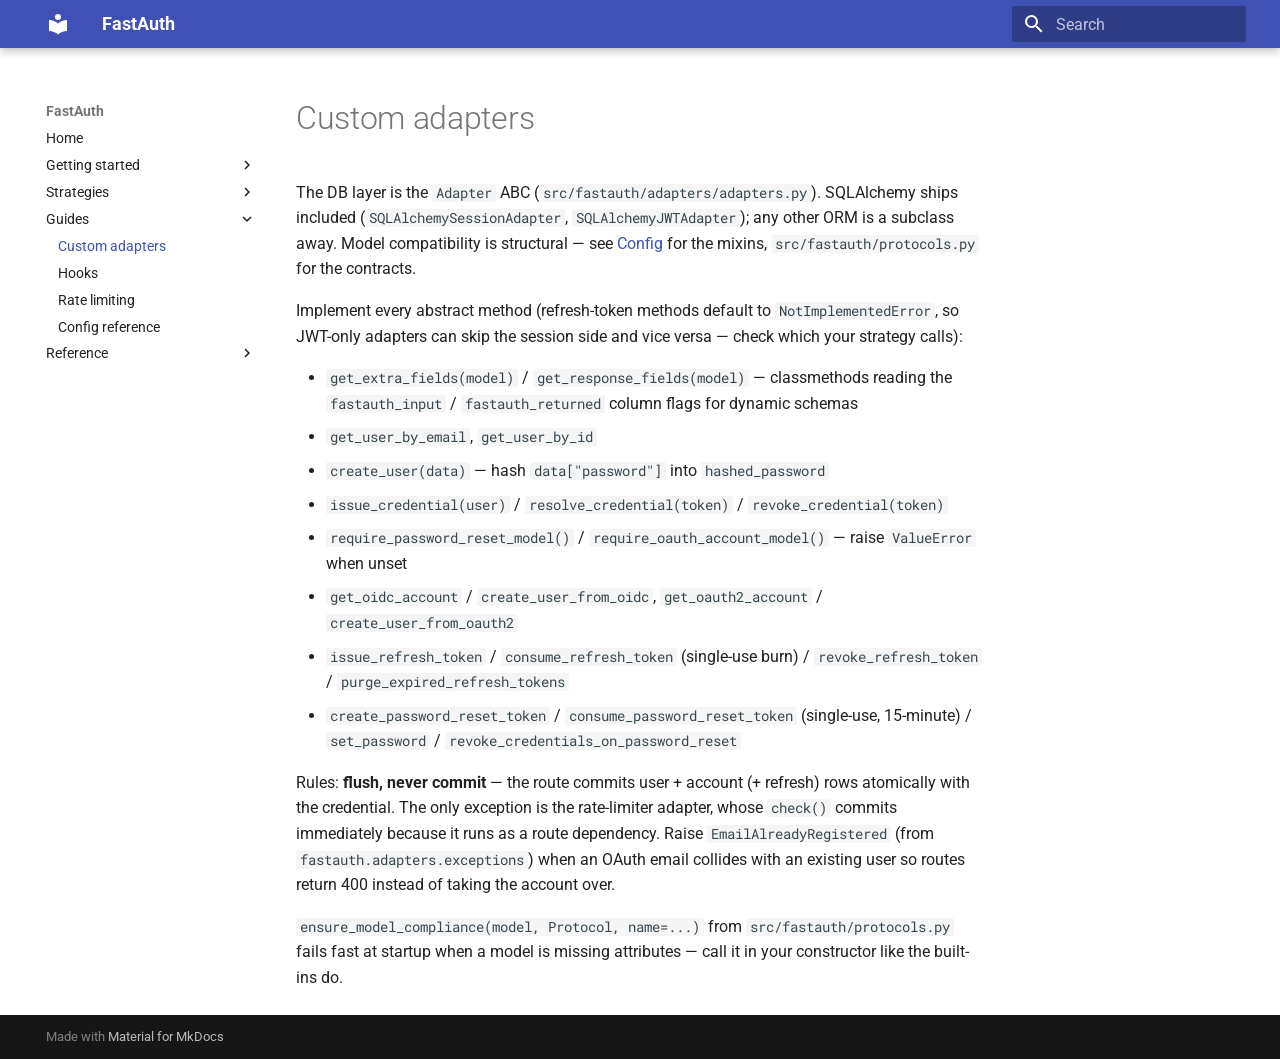
<file: guides/adapters/index.html>
<!doctype html>
<html lang="en" class="no-js">
  <head>
    
      <meta charset="utf-8">
      <meta name="viewport" content="width=device-width,initial-scale=1">
      
        <meta name="description" content="Simple, flexible auth for FastAPI.">
      
      
      
      
        <link rel="prev" href="../../strategies/oauth2/">
      
      
        <link rel="next" href="../hooks/">
      
      
        
      
      
      <link rel="icon" href="../../assets/images/favicon.png">
      <meta name="generator" content="mkdocs-1.6.1, mkdocs-material-9.7.7">
    
    
      
        <title>Custom adapters - FastAuth</title>
      
    
    
      <link rel="stylesheet" href="../../assets/stylesheets/main.ec1eaa64.min.css">
      
      


    
    
      
    
    
      
        
        
        <link rel="preconnect" href="https://fonts.gstatic.com" crossorigin>
        <link rel="stylesheet" href="https://fonts.googleapis.com/css?family=Roboto:300,300i,400,400i,700,700i%7CRoboto+Mono:400,400i,700,700i&display=fallback">
        <style>:root{--md-text-font:"Roboto";--md-code-font:"Roboto Mono"}</style>
      
    
    
    <script>__md_scope=new URL("../..",location),__md_hash=e=>[...e].reduce(((e,_)=>(e<<5)-e+_.charCodeAt(0)),0),__md_get=(e,_=localStorage,t=__md_scope)=>JSON.parse(_.getItem(t.pathname+"."+e)),__md_set=(e,_,t=localStorage,a=__md_scope)=>{try{t.setItem(a.pathname+"."+e,JSON.stringify(_))}catch(e){}}</script>
    
      

    
    
  </head>
  
  
    <body dir="ltr">
  
    
    <input class="md-toggle" data-md-toggle="drawer" type="checkbox" id="__drawer" autocomplete="off">
    <input class="md-toggle" data-md-toggle="search" type="checkbox" id="__search" autocomplete="off">
    <label class="md-overlay" for="__drawer"></label>
    <div data-md-component="skip">
      
        
        <a href="#custom-adapters" class="md-skip">
          Skip to content
        </a>
      
    </div>
    <div data-md-component="announce">
      
    </div>
    
    
      

  

<header class="md-header md-header--shadow" data-md-component="header">
  <nav class="md-header__inner md-grid" aria-label="Header">
    <a href="../.." title="FastAuth" class="md-header__button md-logo" aria-label="FastAuth" data-md-component="logo">
      
  
  <svg xmlns="http://www.w3.org/2000/svg" viewBox="0 0 24 24"><path d="M12 8a3 3 0 0 0 3-3 3 3 0 0 0-3-3 3 3 0 0 0-3 3 3 3 0 0 0 3 3m0 3.54C9.64 9.35 6.5 8 3 8v11c3.5 0 6.64 1.35 9 3.54 2.36-2.19 5.5-3.54 9-3.54V8c-3.5 0-6.64 1.35-9 3.54"/></svg>

    </a>
    <label class="md-header__button md-icon" for="__drawer">
      
      <svg xmlns="http://www.w3.org/2000/svg" viewBox="0 0 24 24"><path d="M3 6h18v2H3zm0 5h18v2H3zm0 5h18v2H3z"/></svg>
    </label>
    <div class="md-header__title" data-md-component="header-title">
      <div class="md-header__ellipsis">
        <div class="md-header__topic">
          <span class="md-ellipsis">
            FastAuth
          </span>
        </div>
        <div class="md-header__topic" data-md-component="header-topic">
          <span class="md-ellipsis">
            
              Custom adapters
            
          </span>
        </div>
      </div>
    </div>
    
    
      <script>var palette=__md_get("__palette");if(palette&&palette.color){if("(prefers-color-scheme)"===palette.color.media){var media=matchMedia("(prefers-color-scheme: light)"),input=document.querySelector(media.matches?"[data-md-color-media='(prefers-color-scheme: light)']":"[data-md-color-media='(prefers-color-scheme: dark)']");palette.color.media=input.getAttribute("data-md-color-media"),palette.color.scheme=input.getAttribute("data-md-color-scheme"),palette.color.primary=input.getAttribute("data-md-color-primary"),palette.color.accent=input.getAttribute("data-md-color-accent")}for(var[key,value]of Object.entries(palette.color))document.body.setAttribute("data-md-color-"+key,value)}</script>
    
    
    
      
      
        <label class="md-header__button md-icon" for="__search">
          
          <svg xmlns="http://www.w3.org/2000/svg" viewBox="0 0 24 24"><path d="M9.5 3A6.5 6.5 0 0 1 16 9.5c0 1.61-.59 3.09-1.56 4.23l.27.27h.79l5 5-1.5 1.5-5-5v-.79l-.27-.27A6.52 6.52 0 0 1 9.5 16 6.5 6.5 0 0 1 3 9.5 6.5 6.5 0 0 1 9.5 3m0 2C7 5 5 7 5 9.5S7 14 9.5 14 14 12 14 9.5 12 5 9.5 5"/></svg>
        </label>
        <div class="md-search" data-md-component="search" role="dialog">
  <label class="md-search__overlay" for="__search"></label>
  <div class="md-search__inner" role="search">
    <form class="md-search__form" name="search">
      <input type="text" class="md-search__input" name="query" aria-label="Search" placeholder="Search" autocapitalize="off" autocorrect="off" autocomplete="off" spellcheck="false" data-md-component="search-query" required>
      <label class="md-search__icon md-icon" for="__search">
        
        <svg xmlns="http://www.w3.org/2000/svg" viewBox="0 0 24 24"><path d="M9.5 3A6.5 6.5 0 0 1 16 9.5c0 1.61-.59 3.09-1.56 4.23l.27.27h.79l5 5-1.5 1.5-5-5v-.79l-.27-.27A6.52 6.52 0 0 1 9.5 16 6.5 6.5 0 0 1 3 9.5 6.5 6.5 0 0 1 9.5 3m0 2C7 5 5 7 5 9.5S7 14 9.5 14 14 12 14 9.5 12 5 9.5 5"/></svg>
        
        <svg xmlns="http://www.w3.org/2000/svg" viewBox="0 0 24 24"><path d="M20 11v2H8l5.5 5.5-1.42 1.42L4.16 12l7.92-7.92L13.5 5.5 8 11z"/></svg>
      </label>
      <nav class="md-search__options" aria-label="Search">
        
        <button type="reset" class="md-search__icon md-icon" title="Clear" aria-label="Clear" tabindex="-1">
          
          <svg xmlns="http://www.w3.org/2000/svg" viewBox="0 0 24 24"><path d="M19 6.41 17.59 5 12 10.59 6.41 5 5 6.41 10.59 12 5 17.59 6.41 19 12 13.41 17.59 19 19 17.59 13.41 12z"/></svg>
        </button>
      </nav>
      
    </form>
    <div class="md-search__output">
      <div class="md-search__scrollwrap" tabindex="0" data-md-scrollfix>
        <div class="md-search-result" data-md-component="search-result">
          <div class="md-search-result__meta">
            Initializing search
          </div>
          <ol class="md-search-result__list" role="presentation"></ol>
        </div>
      </div>
    </div>
  </div>
</div>
      
    
    
  </nav>
  
</header>
    
    <div class="md-container" data-md-component="container">
      
      
        
          
        
      
      <main class="md-main" data-md-component="main">
        <div class="md-main__inner md-grid">
          
            
              
              <div class="md-sidebar md-sidebar--primary" data-md-component="sidebar" data-md-type="navigation" >
                <div class="md-sidebar__scrollwrap">
                  <div class="md-sidebar__inner">
                    



<nav class="md-nav md-nav--primary" aria-label="Navigation" data-md-level="0">
  <label class="md-nav__title" for="__drawer">
    <a href="../.." title="FastAuth" class="md-nav__button md-logo" aria-label="FastAuth" data-md-component="logo">
      
  
  <svg xmlns="http://www.w3.org/2000/svg" viewBox="0 0 24 24"><path d="M12 8a3 3 0 0 0 3-3 3 3 0 0 0-3-3 3 3 0 0 0-3 3 3 3 0 0 0 3 3m0 3.54C9.64 9.35 6.5 8 3 8v11c3.5 0 6.64 1.35 9 3.54 2.36-2.19 5.5-3.54 9-3.54V8c-3.5 0-6.64 1.35-9 3.54"/></svg>

    </a>
    FastAuth
  </label>
  
  <ul class="md-nav__list" data-md-scrollfix>
    
      
      
  
  
  
  
    <li class="md-nav__item">
      <a href="../.." class="md-nav__link">
        
  
  
  <span class="md-ellipsis">
    
  
    Home
  

    
  </span>
  
  

      </a>
    </li>
  

    
      
      
  
  
  
  
    
    
    
    
    
    <li class="md-nav__item md-nav__item--nested">
      
        
        
        <input class="md-nav__toggle md-toggle " type="checkbox" id="__nav_2" >
        
          
          <label class="md-nav__link" for="__nav_2" id="__nav_2_label" tabindex="0">
            
  
  
  <span class="md-ellipsis">
    
  
    Getting started
  

    
  </span>
  
  

            <span class="md-nav__icon md-icon"></span>
          </label>
        
        <nav class="md-nav" data-md-level="1" aria-labelledby="__nav_2_label" aria-expanded="false">
          <label class="md-nav__title" for="__nav_2">
            <span class="md-nav__icon md-icon"></span>
            
  
    Getting started
  

          </label>
          <ul class="md-nav__list" data-md-scrollfix>
            
              
                
  
  
  
  
    <li class="md-nav__item">
      <a href="../../getting-started/installation/" class="md-nav__link">
        
  
  
  <span class="md-ellipsis">
    
  
    Installation
  

    
  </span>
  
  

      </a>
    </li>
  

              
            
              
                
  
  
  
  
    <li class="md-nav__item">
      <a href="../../getting-started/quickstart/" class="md-nav__link">
        
  
  
  <span class="md-ellipsis">
    
  
    Quickstart
  

    
  </span>
  
  

      </a>
    </li>
  

              
            
          </ul>
        </nav>
      
    </li>
  

    
      
      
  
  
  
  
    
    
    
    
    
    <li class="md-nav__item md-nav__item--nested">
      
        
        
        <input class="md-nav__toggle md-toggle " type="checkbox" id="__nav_3" >
        
          
          <label class="md-nav__link" for="__nav_3" id="__nav_3_label" tabindex="0">
            
  
  
  <span class="md-ellipsis">
    
  
    Strategies
  

    
  </span>
  
  

            <span class="md-nav__icon md-icon"></span>
          </label>
        
        <nav class="md-nav" data-md-level="1" aria-labelledby="__nav_3_label" aria-expanded="false">
          <label class="md-nav__title" for="__nav_3">
            <span class="md-nav__icon md-icon"></span>
            
  
    Strategies
  

          </label>
          <ul class="md-nav__list" data-md-scrollfix>
            
              
                
  
  
  
  
    <li class="md-nav__item">
      <a href="../../strategies/session/" class="md-nav__link">
        
  
  
  <span class="md-ellipsis">
    
  
    Session
  

    
  </span>
  
  

      </a>
    </li>
  

              
            
              
                
  
  
  
  
    <li class="md-nav__item">
      <a href="../../strategies/jwt/" class="md-nav__link">
        
  
  
  <span class="md-ellipsis">
    
  
    JWT
  

    
  </span>
  
  

      </a>
    </li>
  

              
            
              
                
  
  
  
  
    <li class="md-nav__item">
      <a href="../../strategies/oidc/" class="md-nav__link">
        
  
  
  <span class="md-ellipsis">
    
  
    OIDC
  

    
  </span>
  
  

      </a>
    </li>
  

              
            
              
                
  
  
  
  
    <li class="md-nav__item">
      <a href="../../strategies/oauth2/" class="md-nav__link">
        
  
  
  <span class="md-ellipsis">
    
  
    Plain OAuth2
  

    
  </span>
  
  

      </a>
    </li>
  

              
            
          </ul>
        </nav>
      
    </li>
  

    
      
      
  
  
    
  
  
  
    
    
    
    
    
    <li class="md-nav__item md-nav__item--active md-nav__item--nested">
      
        
        
        <input class="md-nav__toggle md-toggle " type="checkbox" id="__nav_4" checked>
        
          
          <label class="md-nav__link" for="__nav_4" id="__nav_4_label" tabindex="0">
            
  
  
  <span class="md-ellipsis">
    
  
    Guides
  

    
  </span>
  
  

            <span class="md-nav__icon md-icon"></span>
          </label>
        
        <nav class="md-nav" data-md-level="1" aria-labelledby="__nav_4_label" aria-expanded="true">
          <label class="md-nav__title" for="__nav_4">
            <span class="md-nav__icon md-icon"></span>
            
  
    Guides
  

          </label>
          <ul class="md-nav__list" data-md-scrollfix>
            
              
                
  
  
    
  
  
  
    <li class="md-nav__item md-nav__item--active">
      
      <input class="md-nav__toggle md-toggle" type="checkbox" id="__toc">
      
      
        
      
      
      <a href="./" class="md-nav__link md-nav__link--active">
        
  
  
  <span class="md-ellipsis">
    
  
    Custom adapters
  

    
  </span>
  
  

      </a>
      
    </li>
  

              
            
              
                
  
  
  
  
    <li class="md-nav__item">
      <a href="../hooks/" class="md-nav__link">
        
  
  
  <span class="md-ellipsis">
    
  
    Hooks
  

    
  </span>
  
  

      </a>
    </li>
  

              
            
              
                
  
  
  
  
    <li class="md-nav__item">
      <a href="../rate-limiting/" class="md-nav__link">
        
  
  
  <span class="md-ellipsis">
    
  
    Rate limiting
  

    
  </span>
  
  

      </a>
    </li>
  

              
            
              
                
  
  
  
  
    <li class="md-nav__item">
      <a href="../config/" class="md-nav__link">
        
  
  
  <span class="md-ellipsis">
    
  
    Config reference
  

    
  </span>
  
  

      </a>
    </li>
  

              
            
          </ul>
        </nav>
      
    </li>
  

    
      
      
  
  
  
  
    
    
    
    
    
    <li class="md-nav__item md-nav__item--nested">
      
        
        
        <input class="md-nav__toggle md-toggle " type="checkbox" id="__nav_5" >
        
          
          <label class="md-nav__link" for="__nav_5" id="__nav_5_label" tabindex="0">
            
  
  
  <span class="md-ellipsis">
    
  
    Reference
  

    
  </span>
  
  

            <span class="md-nav__icon md-icon"></span>
          </label>
        
        <nav class="md-nav" data-md-level="1" aria-labelledby="__nav_5_label" aria-expanded="false">
          <label class="md-nav__title" for="__nav_5">
            <span class="md-nav__icon md-icon"></span>
            
  
    Reference
  

          </label>
          <ul class="md-nav__list" data-md-scrollfix>
            
              
                
  
  
  
  
    <li class="md-nav__item">
      <a href="../../reference/api/" class="md-nav__link">
        
  
  
  <span class="md-ellipsis">
    
  
    API
  

    
  </span>
  
  

      </a>
    </li>
  

              
            
          </ul>
        </nav>
      
    </li>
  

    
  </ul>
</nav>
                  </div>
                </div>
              </div>
            
            
              
              <div class="md-sidebar md-sidebar--secondary" data-md-component="sidebar" data-md-type="toc" >
                <div class="md-sidebar__scrollwrap">
                  <div class="md-sidebar__inner">
                    

<nav class="md-nav md-nav--secondary" aria-label="Table of contents">
  
  
  
    
  
  
</nav>
                  </div>
                </div>
              </div>
            
          
          
            <div class="md-content" data-md-component="content">
              
              <article class="md-content__inner md-typeset">
                
                  



<h1 id="custom-adapters">Custom adapters</h1>
<p>The DB layer is the <code>Adapter</code> ABC (<code>src/fastauth/adapters/adapters.py</code>). SQLAlchemy ships included (<code>SQLAlchemySessionAdapter</code>, <code>SQLAlchemyJWTAdapter</code>); any other ORM is a subclass away. Model compatibility is structural — see <a href="../config/">Config</a> for the mixins, <code>src/fastauth/protocols.py</code> for the contracts.</p>
<p>Implement every abstract method (refresh-token methods default to <code>NotImplementedError</code>, so JWT-only adapters can skip the session side and vice versa — check which your strategy calls):</p>
<ul>
<li><code>get_extra_fields(model)</code> / <code>get_response_fields(model)</code> — classmethods reading the <code>fastauth_input</code> / <code>fastauth_returned</code> column flags for dynamic schemas</li>
<li><code>get_user_by_email</code>, <code>get_user_by_id</code></li>
<li><code>create_user(data)</code> — hash <code>data["password"]</code> into <code>hashed_password</code></li>
<li><code>issue_credential(user)</code> / <code>resolve_credential(token)</code> / <code>revoke_credential(token)</code></li>
<li><code>require_password_reset_model()</code> / <code>require_oauth_account_model()</code> — raise <code>ValueError</code> when unset</li>
<li><code>get_oidc_account</code> / <code>create_user_from_oidc</code>, <code>get_oauth2_account</code> / <code>create_user_from_oauth2</code></li>
<li><code>issue_refresh_token</code> / <code>consume_refresh_token</code> (single-use burn) / <code>revoke_refresh_token</code> / <code>purge_expired_refresh_tokens</code></li>
<li><code>create_password_reset_token</code> / <code>consume_password_reset_token</code> (single-use, 15-minute) / <code>set_password</code> / <code>revoke_credentials_on_password_reset</code></li>
</ul>
<p>Rules: <strong>flush, never commit</strong> — the route commits user + account (+ refresh) rows atomically with the credential. The only exception is the rate-limiter adapter, whose <code>check()</code> commits immediately because it runs as a route dependency. Raise <code>EmailAlreadyRegistered</code> (from <code>fastauth.adapters.exceptions</code>) when an OAuth email collides with an existing user so routes return 400 instead of taking the account over.</p>
<p><code>ensure_model_compliance(model, Protocol, name=...)</code> from <code>src/fastauth/protocols.py</code> fails fast at startup when a model is missing attributes — call it in your constructor like the built-ins do.</p>












                
              </article>
            </div>
          
          
<script>var target=document.getElementById(location.hash.slice(1));target&&target.name&&(target.checked=target.name.startsWith("__tabbed_"))</script>
        </div>
        
      </main>
      
        <footer class="md-footer">
  
  <div class="md-footer-meta md-typeset">
    <div class="md-footer-meta__inner md-grid">
      <div class="md-copyright">
  
  
    Made with
    <a href="https://squidfunk.github.io/mkdocs-material/" target="_blank" rel="noopener">
      Material for MkDocs
    </a>
  
</div>
      
    </div>
  </div>
</footer>
      
    </div>
    <div class="md-dialog" data-md-component="dialog">
      <div class="md-dialog__inner md-typeset"></div>
    </div>
    
    
    
      
      
      <script id="__config" type="application/json">{"annotate": null, "base": "../..", "features": [], "search": "../../assets/javascripts/workers/search.2c215733.min.js", "tags": null, "translations": {"clipboard.copied": "Copied to clipboard", "clipboard.copy": "Copy to clipboard", "search.result.more.one": "1 more on this page", "search.result.more.other": "# more on this page", "search.result.none": "No matching documents", "search.result.one": "1 matching document", "search.result.other": "# matching documents", "search.result.placeholder": "Type to start searching", "search.result.term.missing": "Missing", "select.version": "Select version"}, "version": null}</script>
    
    
      <script src="../../assets/javascripts/bundle.d7400e89.min.js"></script>
      
    
  </body>
</html>
</file>
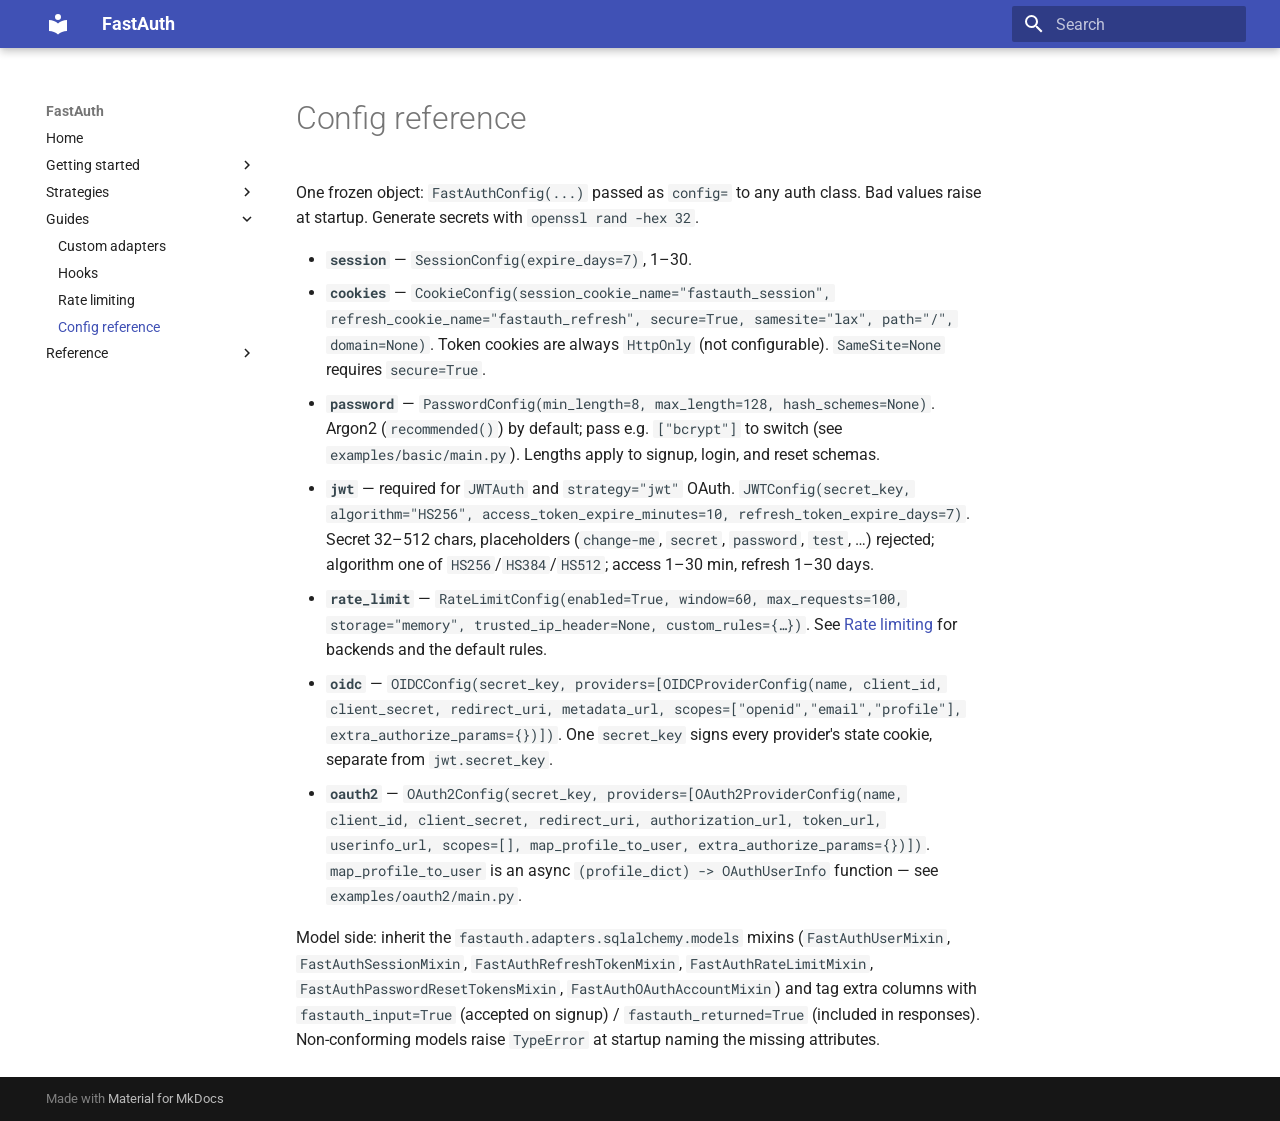
<file: guides/config/index.html>
<!doctype html>
<html lang="en" class="no-js">
  <head>
    
      <meta charset="utf-8">
      <meta name="viewport" content="width=device-width,initial-scale=1">
      
        <meta name="description" content="Simple, flexible auth for FastAPI.">
      
      
      
      
        <link rel="prev" href="../rate-limiting/">
      
      
        <link rel="next" href="../../reference/api/">
      
      
        
      
      
      <link rel="icon" href="../../assets/images/favicon.png">
      <meta name="generator" content="mkdocs-1.6.1, mkdocs-material-9.7.7">
    
    
      
        <title>Config reference - FastAuth</title>
      
    
    
      <link rel="stylesheet" href="../../assets/stylesheets/main.ec1eaa64.min.css">
      
      


    
    
      
    
    
      
        
        
        <link rel="preconnect" href="https://fonts.gstatic.com" crossorigin>
        <link rel="stylesheet" href="https://fonts.googleapis.com/css?family=Roboto:300,300i,400,400i,700,700i%7CRoboto+Mono:400,400i,700,700i&display=fallback">
        <style>:root{--md-text-font:"Roboto";--md-code-font:"Roboto Mono"}</style>
      
    
    
    <script>__md_scope=new URL("../..",location),__md_hash=e=>[...e].reduce(((e,_)=>(e<<5)-e+_.charCodeAt(0)),0),__md_get=(e,_=localStorage,t=__md_scope)=>JSON.parse(_.getItem(t.pathname+"."+e)),__md_set=(e,_,t=localStorage,a=__md_scope)=>{try{t.setItem(a.pathname+"."+e,JSON.stringify(_))}catch(e){}}</script>
    
      

    
    
  </head>
  
  
    <body dir="ltr">
  
    
    <input class="md-toggle" data-md-toggle="drawer" type="checkbox" id="__drawer" autocomplete="off">
    <input class="md-toggle" data-md-toggle="search" type="checkbox" id="__search" autocomplete="off">
    <label class="md-overlay" for="__drawer"></label>
    <div data-md-component="skip">
      
        
        <a href="#config-reference" class="md-skip">
          Skip to content
        </a>
      
    </div>
    <div data-md-component="announce">
      
    </div>
    
    
      

  

<header class="md-header md-header--shadow" data-md-component="header">
  <nav class="md-header__inner md-grid" aria-label="Header">
    <a href="../.." title="FastAuth" class="md-header__button md-logo" aria-label="FastAuth" data-md-component="logo">
      
  
  <svg xmlns="http://www.w3.org/2000/svg" viewBox="0 0 24 24"><path d="M12 8a3 3 0 0 0 3-3 3 3 0 0 0-3-3 3 3 0 0 0-3 3 3 3 0 0 0 3 3m0 3.54C9.64 9.35 6.5 8 3 8v11c3.5 0 6.64 1.35 9 3.54 2.36-2.19 5.5-3.54 9-3.54V8c-3.5 0-6.64 1.35-9 3.54"/></svg>

    </a>
    <label class="md-header__button md-icon" for="__drawer">
      
      <svg xmlns="http://www.w3.org/2000/svg" viewBox="0 0 24 24"><path d="M3 6h18v2H3zm0 5h18v2H3zm0 5h18v2H3z"/></svg>
    </label>
    <div class="md-header__title" data-md-component="header-title">
      <div class="md-header__ellipsis">
        <div class="md-header__topic">
          <span class="md-ellipsis">
            FastAuth
          </span>
        </div>
        <div class="md-header__topic" data-md-component="header-topic">
          <span class="md-ellipsis">
            
              Config reference
            
          </span>
        </div>
      </div>
    </div>
    
    
      <script>var palette=__md_get("__palette");if(palette&&palette.color){if("(prefers-color-scheme)"===palette.color.media){var media=matchMedia("(prefers-color-scheme: light)"),input=document.querySelector(media.matches?"[data-md-color-media='(prefers-color-scheme: light)']":"[data-md-color-media='(prefers-color-scheme: dark)']");palette.color.media=input.getAttribute("data-md-color-media"),palette.color.scheme=input.getAttribute("data-md-color-scheme"),palette.color.primary=input.getAttribute("data-md-color-primary"),palette.color.accent=input.getAttribute("data-md-color-accent")}for(var[key,value]of Object.entries(palette.color))document.body.setAttribute("data-md-color-"+key,value)}</script>
    
    
    
      
      
        <label class="md-header__button md-icon" for="__search">
          
          <svg xmlns="http://www.w3.org/2000/svg" viewBox="0 0 24 24"><path d="M9.5 3A6.5 6.5 0 0 1 16 9.5c0 1.61-.59 3.09-1.56 4.23l.27.27h.79l5 5-1.5 1.5-5-5v-.79l-.27-.27A6.52 6.52 0 0 1 9.5 16 6.5 6.5 0 0 1 3 9.5 6.5 6.5 0 0 1 9.5 3m0 2C7 5 5 7 5 9.5S7 14 9.5 14 14 12 14 9.5 12 5 9.5 5"/></svg>
        </label>
        <div class="md-search" data-md-component="search" role="dialog">
  <label class="md-search__overlay" for="__search"></label>
  <div class="md-search__inner" role="search">
    <form class="md-search__form" name="search">
      <input type="text" class="md-search__input" name="query" aria-label="Search" placeholder="Search" autocapitalize="off" autocorrect="off" autocomplete="off" spellcheck="false" data-md-component="search-query" required>
      <label class="md-search__icon md-icon" for="__search">
        
        <svg xmlns="http://www.w3.org/2000/svg" viewBox="0 0 24 24"><path d="M9.5 3A6.5 6.5 0 0 1 16 9.5c0 1.61-.59 3.09-1.56 4.23l.27.27h.79l5 5-1.5 1.5-5-5v-.79l-.27-.27A6.52 6.52 0 0 1 9.5 16 6.5 6.5 0 0 1 3 9.5 6.5 6.5 0 0 1 9.5 3m0 2C7 5 5 7 5 9.5S7 14 9.5 14 14 12 14 9.5 12 5 9.5 5"/></svg>
        
        <svg xmlns="http://www.w3.org/2000/svg" viewBox="0 0 24 24"><path d="M20 11v2H8l5.5 5.5-1.42 1.42L4.16 12l7.92-7.92L13.5 5.5 8 11z"/></svg>
      </label>
      <nav class="md-search__options" aria-label="Search">
        
        <button type="reset" class="md-search__icon md-icon" title="Clear" aria-label="Clear" tabindex="-1">
          
          <svg xmlns="http://www.w3.org/2000/svg" viewBox="0 0 24 24"><path d="M19 6.41 17.59 5 12 10.59 6.41 5 5 6.41 10.59 12 5 17.59 6.41 19 12 13.41 17.59 19 19 17.59 13.41 12z"/></svg>
        </button>
      </nav>
      
    </form>
    <div class="md-search__output">
      <div class="md-search__scrollwrap" tabindex="0" data-md-scrollfix>
        <div class="md-search-result" data-md-component="search-result">
          <div class="md-search-result__meta">
            Initializing search
          </div>
          <ol class="md-search-result__list" role="presentation"></ol>
        </div>
      </div>
    </div>
  </div>
</div>
      
    
    
  </nav>
  
</header>
    
    <div class="md-container" data-md-component="container">
      
      
        
          
        
      
      <main class="md-main" data-md-component="main">
        <div class="md-main__inner md-grid">
          
            
              
              <div class="md-sidebar md-sidebar--primary" data-md-component="sidebar" data-md-type="navigation" >
                <div class="md-sidebar__scrollwrap">
                  <div class="md-sidebar__inner">
                    



<nav class="md-nav md-nav--primary" aria-label="Navigation" data-md-level="0">
  <label class="md-nav__title" for="__drawer">
    <a href="../.." title="FastAuth" class="md-nav__button md-logo" aria-label="FastAuth" data-md-component="logo">
      
  
  <svg xmlns="http://www.w3.org/2000/svg" viewBox="0 0 24 24"><path d="M12 8a3 3 0 0 0 3-3 3 3 0 0 0-3-3 3 3 0 0 0-3 3 3 3 0 0 0 3 3m0 3.54C9.64 9.35 6.5 8 3 8v11c3.5 0 6.64 1.35 9 3.54 2.36-2.19 5.5-3.54 9-3.54V8c-3.5 0-6.64 1.35-9 3.54"/></svg>

    </a>
    FastAuth
  </label>
  
  <ul class="md-nav__list" data-md-scrollfix>
    
      
      
  
  
  
  
    <li class="md-nav__item">
      <a href="../.." class="md-nav__link">
        
  
  
  <span class="md-ellipsis">
    
  
    Home
  

    
  </span>
  
  

      </a>
    </li>
  

    
      
      
  
  
  
  
    
    
    
    
    
    <li class="md-nav__item md-nav__item--nested">
      
        
        
        <input class="md-nav__toggle md-toggle " type="checkbox" id="__nav_2" >
        
          
          <label class="md-nav__link" for="__nav_2" id="__nav_2_label" tabindex="0">
            
  
  
  <span class="md-ellipsis">
    
  
    Getting started
  

    
  </span>
  
  

            <span class="md-nav__icon md-icon"></span>
          </label>
        
        <nav class="md-nav" data-md-level="1" aria-labelledby="__nav_2_label" aria-expanded="false">
          <label class="md-nav__title" for="__nav_2">
            <span class="md-nav__icon md-icon"></span>
            
  
    Getting started
  

          </label>
          <ul class="md-nav__list" data-md-scrollfix>
            
              
                
  
  
  
  
    <li class="md-nav__item">
      <a href="../../getting-started/installation/" class="md-nav__link">
        
  
  
  <span class="md-ellipsis">
    
  
    Installation
  

    
  </span>
  
  

      </a>
    </li>
  

              
            
              
                
  
  
  
  
    <li class="md-nav__item">
      <a href="../../getting-started/quickstart/" class="md-nav__link">
        
  
  
  <span class="md-ellipsis">
    
  
    Quickstart
  

    
  </span>
  
  

      </a>
    </li>
  

              
            
          </ul>
        </nav>
      
    </li>
  

    
      
      
  
  
  
  
    
    
    
    
    
    <li class="md-nav__item md-nav__item--nested">
      
        
        
        <input class="md-nav__toggle md-toggle " type="checkbox" id="__nav_3" >
        
          
          <label class="md-nav__link" for="__nav_3" id="__nav_3_label" tabindex="0">
            
  
  
  <span class="md-ellipsis">
    
  
    Strategies
  

    
  </span>
  
  

            <span class="md-nav__icon md-icon"></span>
          </label>
        
        <nav class="md-nav" data-md-level="1" aria-labelledby="__nav_3_label" aria-expanded="false">
          <label class="md-nav__title" for="__nav_3">
            <span class="md-nav__icon md-icon"></span>
            
  
    Strategies
  

          </label>
          <ul class="md-nav__list" data-md-scrollfix>
            
              
                
  
  
  
  
    <li class="md-nav__item">
      <a href="../../strategies/session/" class="md-nav__link">
        
  
  
  <span class="md-ellipsis">
    
  
    Session
  

    
  </span>
  
  

      </a>
    </li>
  

              
            
              
                
  
  
  
  
    <li class="md-nav__item">
      <a href="../../strategies/jwt/" class="md-nav__link">
        
  
  
  <span class="md-ellipsis">
    
  
    JWT
  

    
  </span>
  
  

      </a>
    </li>
  

              
            
              
                
  
  
  
  
    <li class="md-nav__item">
      <a href="../../strategies/oidc/" class="md-nav__link">
        
  
  
  <span class="md-ellipsis">
    
  
    OIDC
  

    
  </span>
  
  

      </a>
    </li>
  

              
            
              
                
  
  
  
  
    <li class="md-nav__item">
      <a href="../../strategies/oauth2/" class="md-nav__link">
        
  
  
  <span class="md-ellipsis">
    
  
    Plain OAuth2
  

    
  </span>
  
  

      </a>
    </li>
  

              
            
          </ul>
        </nav>
      
    </li>
  

    
      
      
  
  
    
  
  
  
    
    
    
    
    
    <li class="md-nav__item md-nav__item--active md-nav__item--nested">
      
        
        
        <input class="md-nav__toggle md-toggle " type="checkbox" id="__nav_4" checked>
        
          
          <label class="md-nav__link" for="__nav_4" id="__nav_4_label" tabindex="0">
            
  
  
  <span class="md-ellipsis">
    
  
    Guides
  

    
  </span>
  
  

            <span class="md-nav__icon md-icon"></span>
          </label>
        
        <nav class="md-nav" data-md-level="1" aria-labelledby="__nav_4_label" aria-expanded="true">
          <label class="md-nav__title" for="__nav_4">
            <span class="md-nav__icon md-icon"></span>
            
  
    Guides
  

          </label>
          <ul class="md-nav__list" data-md-scrollfix>
            
              
                
  
  
  
  
    <li class="md-nav__item">
      <a href="../adapters/" class="md-nav__link">
        
  
  
  <span class="md-ellipsis">
    
  
    Custom adapters
  

    
  </span>
  
  

      </a>
    </li>
  

              
            
              
                
  
  
  
  
    <li class="md-nav__item">
      <a href="../hooks/" class="md-nav__link">
        
  
  
  <span class="md-ellipsis">
    
  
    Hooks
  

    
  </span>
  
  

      </a>
    </li>
  

              
            
              
                
  
  
  
  
    <li class="md-nav__item">
      <a href="../rate-limiting/" class="md-nav__link">
        
  
  
  <span class="md-ellipsis">
    
  
    Rate limiting
  

    
  </span>
  
  

      </a>
    </li>
  

              
            
              
                
  
  
    
  
  
  
    <li class="md-nav__item md-nav__item--active">
      
      <input class="md-nav__toggle md-toggle" type="checkbox" id="__toc">
      
      
        
      
      
      <a href="./" class="md-nav__link md-nav__link--active">
        
  
  
  <span class="md-ellipsis">
    
  
    Config reference
  

    
  </span>
  
  

      </a>
      
    </li>
  

              
            
          </ul>
        </nav>
      
    </li>
  

    
      
      
  
  
  
  
    
    
    
    
    
    <li class="md-nav__item md-nav__item--nested">
      
        
        
        <input class="md-nav__toggle md-toggle " type="checkbox" id="__nav_5" >
        
          
          <label class="md-nav__link" for="__nav_5" id="__nav_5_label" tabindex="0">
            
  
  
  <span class="md-ellipsis">
    
  
    Reference
  

    
  </span>
  
  

            <span class="md-nav__icon md-icon"></span>
          </label>
        
        <nav class="md-nav" data-md-level="1" aria-labelledby="__nav_5_label" aria-expanded="false">
          <label class="md-nav__title" for="__nav_5">
            <span class="md-nav__icon md-icon"></span>
            
  
    Reference
  

          </label>
          <ul class="md-nav__list" data-md-scrollfix>
            
              
                
  
  
  
  
    <li class="md-nav__item">
      <a href="../../reference/api/" class="md-nav__link">
        
  
  
  <span class="md-ellipsis">
    
  
    API
  

    
  </span>
  
  

      </a>
    </li>
  

              
            
          </ul>
        </nav>
      
    </li>
  

    
  </ul>
</nav>
                  </div>
                </div>
              </div>
            
            
              
              <div class="md-sidebar md-sidebar--secondary" data-md-component="sidebar" data-md-type="toc" >
                <div class="md-sidebar__scrollwrap">
                  <div class="md-sidebar__inner">
                    

<nav class="md-nav md-nav--secondary" aria-label="Table of contents">
  
  
  
    
  
  
</nav>
                  </div>
                </div>
              </div>
            
          
          
            <div class="md-content" data-md-component="content">
              
              <article class="md-content__inner md-typeset">
                
                  



<h1 id="config-reference">Config reference</h1>
<p>One frozen object: <code>FastAuthConfig(...)</code> passed as <code>config=</code> to any auth class. Bad values raise at startup. Generate secrets with <code>openssl rand -hex 32</code>.</p>
<ul>
<li><strong><code>session</code></strong> — <code>SessionConfig(expire_days=7)</code>, 1–30.</li>
<li><strong><code>cookies</code></strong> — <code>CookieConfig(session_cookie_name="fastauth_session", refresh_cookie_name="fastauth_refresh", secure=True, samesite="lax", path="/", domain=None)</code>. Token cookies are always <code>HttpOnly</code> (not configurable). <code>SameSite=None</code> requires <code>secure=True</code>.</li>
<li><strong><code>password</code></strong> — <code>PasswordConfig(min_length=8, max_length=128, hash_schemes=None)</code>. Argon2 (<code>recommended()</code>) by default; pass e.g. <code>["bcrypt"]</code> to switch (see <code>examples/basic/main.py</code>). Lengths apply to signup, login, and reset schemas.</li>
<li><strong><code>jwt</code></strong> — required for <code>JWTAuth</code> and <code>strategy="jwt"</code> OAuth. <code>JWTConfig(secret_key, algorithm="HS256", access_token_expire_minutes=10, refresh_token_expire_days=7)</code>. Secret 32–512 chars, placeholders (<code>change-me</code>, <code>secret</code>, <code>password</code>, <code>test</code>, …) rejected; algorithm one of <code>HS256</code>/<code>HS384</code>/<code>HS512</code>; access 1–30 min, refresh 1–30 days.</li>
<li><strong><code>rate_limit</code></strong> — <code>RateLimitConfig(enabled=True, window=60, max_requests=100, storage="memory", trusted_ip_header=None, custom_rules={…})</code>. See <a href="../rate-limiting/">Rate limiting</a> for backends and the default rules.</li>
<li><strong><code>oidc</code></strong> — <code>OIDCConfig(secret_key, providers=[OIDCProviderConfig(name, client_id, client_secret, redirect_uri, metadata_url, scopes=["openid","email","profile"], extra_authorize_params={})])</code>. One <code>secret_key</code> signs every provider's state cookie, separate from <code>jwt.secret_key</code>.</li>
<li><strong><code>oauth2</code></strong> — <code>OAuth2Config(secret_key, providers=[OAuth2ProviderConfig(name, client_id, client_secret, redirect_uri, authorization_url, token_url, userinfo_url, scopes=[], map_profile_to_user, extra_authorize_params={})])</code>. <code>map_profile_to_user</code> is an async <code>(profile_dict) -&gt; OAuthUserInfo</code> function — see <code>examples/oauth2/main.py</code>.</li>
</ul>
<p>Model side: inherit the <code>fastauth.adapters.sqlalchemy.models</code> mixins (<code>FastAuthUserMixin</code>, <code>FastAuthSessionMixin</code>, <code>FastAuthRefreshTokenMixin</code>, <code>FastAuthRateLimitMixin</code>, <code>FastAuthPasswordResetTokensMixin</code>, <code>FastAuthOAuthAccountMixin</code>) and tag extra columns with <code>fastauth_input=True</code> (accepted on signup) / <code>fastauth_returned=True</code> (included in responses). Non-conforming models raise <code>TypeError</code> at startup naming the missing attributes.</p>












                
              </article>
            </div>
          
          
<script>var target=document.getElementById(location.hash.slice(1));target&&target.name&&(target.checked=target.name.startsWith("__tabbed_"))</script>
        </div>
        
      </main>
      
        <footer class="md-footer">
  
  <div class="md-footer-meta md-typeset">
    <div class="md-footer-meta__inner md-grid">
      <div class="md-copyright">
  
  
    Made with
    <a href="https://squidfunk.github.io/mkdocs-material/" target="_blank" rel="noopener">
      Material for MkDocs
    </a>
  
</div>
      
    </div>
  </div>
</footer>
      
    </div>
    <div class="md-dialog" data-md-component="dialog">
      <div class="md-dialog__inner md-typeset"></div>
    </div>
    
    
    
      
      
      <script id="__config" type="application/json">{"annotate": null, "base": "../..", "features": [], "search": "../../assets/javascripts/workers/search.2c215733.min.js", "tags": null, "translations": {"clipboard.copied": "Copied to clipboard", "clipboard.copy": "Copy to clipboard", "search.result.more.one": "1 more on this page", "search.result.more.other": "# more on this page", "search.result.none": "No matching documents", "search.result.one": "1 matching document", "search.result.other": "# matching documents", "search.result.placeholder": "Type to start searching", "search.result.term.missing": "Missing", "select.version": "Select version"}, "version": null}</script>
    
    
      <script src="../../assets/javascripts/bundle.d7400e89.min.js"></script>
      
    
  </body>
</html>
</file>
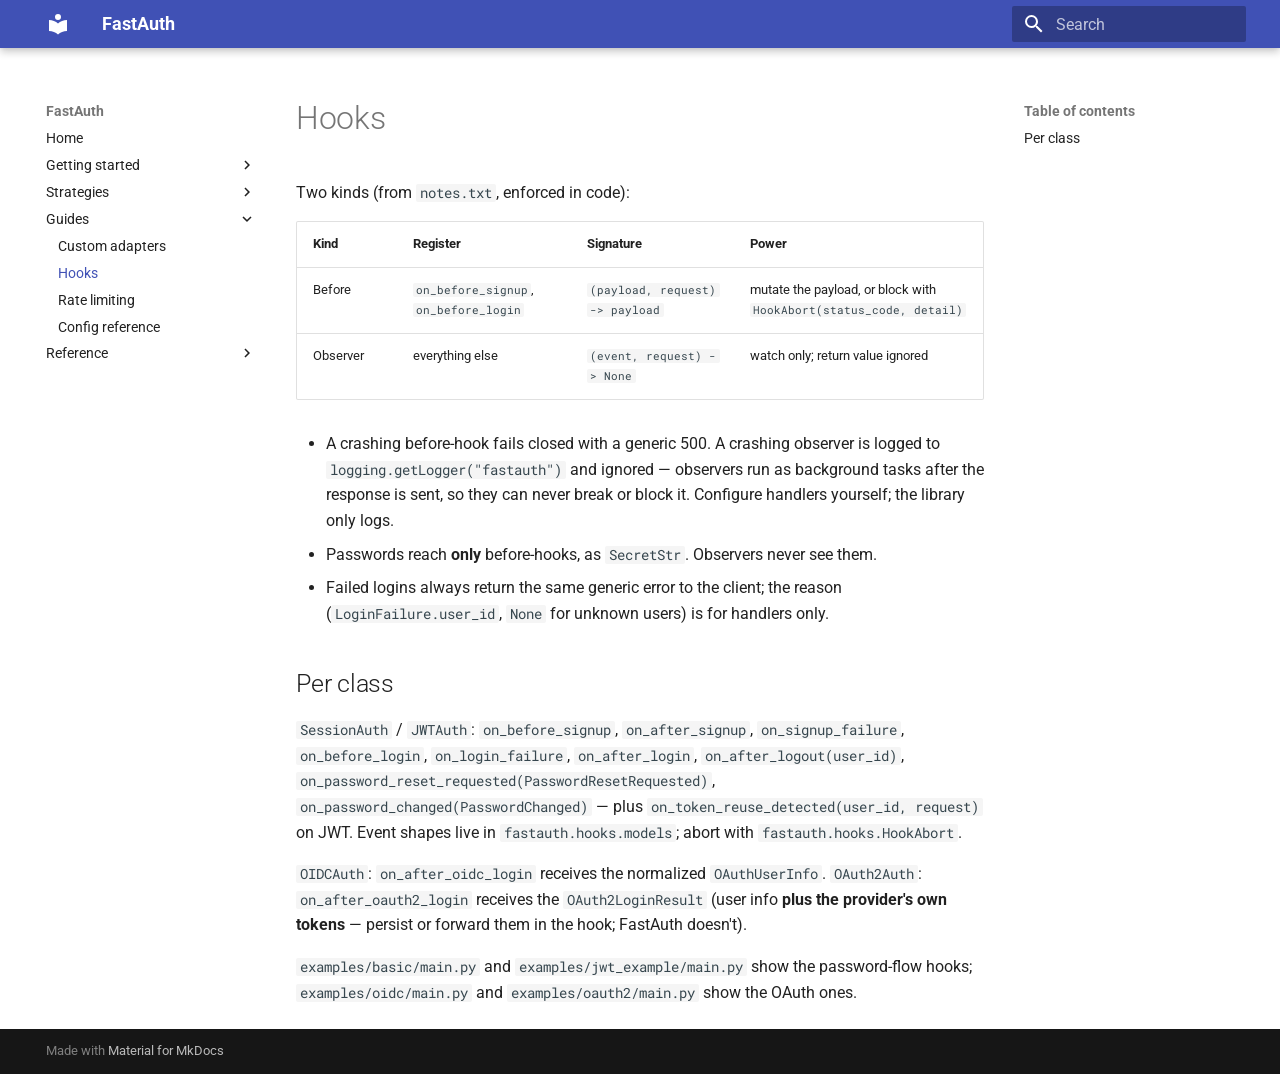
<file: guides/hooks/index.html>
<!doctype html>
<html lang="en" class="no-js">
  <head>
    
      <meta charset="utf-8">
      <meta name="viewport" content="width=device-width,initial-scale=1">
      
        <meta name="description" content="Simple, flexible auth for FastAPI.">
      
      
      
      
        <link rel="prev" href="../adapters/">
      
      
        <link rel="next" href="../rate-limiting/">
      
      
        
      
      
      <link rel="icon" href="../../assets/images/favicon.png">
      <meta name="generator" content="mkdocs-1.6.1, mkdocs-material-9.7.7">
    
    
      
        <title>Hooks - FastAuth</title>
      
    
    
      <link rel="stylesheet" href="../../assets/stylesheets/main.ec1eaa64.min.css">
      
      


    
    
      
    
    
      
        
        
        <link rel="preconnect" href="https://fonts.gstatic.com" crossorigin>
        <link rel="stylesheet" href="https://fonts.googleapis.com/css?family=Roboto:300,300i,400,400i,700,700i%7CRoboto+Mono:400,400i,700,700i&display=fallback">
        <style>:root{--md-text-font:"Roboto";--md-code-font:"Roboto Mono"}</style>
      
    
    
    <script>__md_scope=new URL("../..",location),__md_hash=e=>[...e].reduce(((e,_)=>(e<<5)-e+_.charCodeAt(0)),0),__md_get=(e,_=localStorage,t=__md_scope)=>JSON.parse(_.getItem(t.pathname+"."+e)),__md_set=(e,_,t=localStorage,a=__md_scope)=>{try{t.setItem(a.pathname+"."+e,JSON.stringify(_))}catch(e){}}</script>
    
      

    
    
  </head>
  
  
    <body dir="ltr">
  
    
    <input class="md-toggle" data-md-toggle="drawer" type="checkbox" id="__drawer" autocomplete="off">
    <input class="md-toggle" data-md-toggle="search" type="checkbox" id="__search" autocomplete="off">
    <label class="md-overlay" for="__drawer"></label>
    <div data-md-component="skip">
      
        
        <a href="#hooks" class="md-skip">
          Skip to content
        </a>
      
    </div>
    <div data-md-component="announce">
      
    </div>
    
    
      

  

<header class="md-header md-header--shadow" data-md-component="header">
  <nav class="md-header__inner md-grid" aria-label="Header">
    <a href="../.." title="FastAuth" class="md-header__button md-logo" aria-label="FastAuth" data-md-component="logo">
      
  
  <svg xmlns="http://www.w3.org/2000/svg" viewBox="0 0 24 24"><path d="M12 8a3 3 0 0 0 3-3 3 3 0 0 0-3-3 3 3 0 0 0-3 3 3 3 0 0 0 3 3m0 3.54C9.64 9.35 6.5 8 3 8v11c3.5 0 6.64 1.35 9 3.54 2.36-2.19 5.5-3.54 9-3.54V8c-3.5 0-6.64 1.35-9 3.54"/></svg>

    </a>
    <label class="md-header__button md-icon" for="__drawer">
      
      <svg xmlns="http://www.w3.org/2000/svg" viewBox="0 0 24 24"><path d="M3 6h18v2H3zm0 5h18v2H3zm0 5h18v2H3z"/></svg>
    </label>
    <div class="md-header__title" data-md-component="header-title">
      <div class="md-header__ellipsis">
        <div class="md-header__topic">
          <span class="md-ellipsis">
            FastAuth
          </span>
        </div>
        <div class="md-header__topic" data-md-component="header-topic">
          <span class="md-ellipsis">
            
              Hooks
            
          </span>
        </div>
      </div>
    </div>
    
    
      <script>var palette=__md_get("__palette");if(palette&&palette.color){if("(prefers-color-scheme)"===palette.color.media){var media=matchMedia("(prefers-color-scheme: light)"),input=document.querySelector(media.matches?"[data-md-color-media='(prefers-color-scheme: light)']":"[data-md-color-media='(prefers-color-scheme: dark)']");palette.color.media=input.getAttribute("data-md-color-media"),palette.color.scheme=input.getAttribute("data-md-color-scheme"),palette.color.primary=input.getAttribute("data-md-color-primary"),palette.color.accent=input.getAttribute("data-md-color-accent")}for(var[key,value]of Object.entries(palette.color))document.body.setAttribute("data-md-color-"+key,value)}</script>
    
    
    
      
      
        <label class="md-header__button md-icon" for="__search">
          
          <svg xmlns="http://www.w3.org/2000/svg" viewBox="0 0 24 24"><path d="M9.5 3A6.5 6.5 0 0 1 16 9.5c0 1.61-.59 3.09-1.56 4.23l.27.27h.79l5 5-1.5 1.5-5-5v-.79l-.27-.27A6.52 6.52 0 0 1 9.5 16 6.5 6.5 0 0 1 3 9.5 6.5 6.5 0 0 1 9.5 3m0 2C7 5 5 7 5 9.5S7 14 9.5 14 14 12 14 9.5 12 5 9.5 5"/></svg>
        </label>
        <div class="md-search" data-md-component="search" role="dialog">
  <label class="md-search__overlay" for="__search"></label>
  <div class="md-search__inner" role="search">
    <form class="md-search__form" name="search">
      <input type="text" class="md-search__input" name="query" aria-label="Search" placeholder="Search" autocapitalize="off" autocorrect="off" autocomplete="off" spellcheck="false" data-md-component="search-query" required>
      <label class="md-search__icon md-icon" for="__search">
        
        <svg xmlns="http://www.w3.org/2000/svg" viewBox="0 0 24 24"><path d="M9.5 3A6.5 6.5 0 0 1 16 9.5c0 1.61-.59 3.09-1.56 4.23l.27.27h.79l5 5-1.5 1.5-5-5v-.79l-.27-.27A6.52 6.52 0 0 1 9.5 16 6.5 6.5 0 0 1 3 9.5 6.5 6.5 0 0 1 9.5 3m0 2C7 5 5 7 5 9.5S7 14 9.5 14 14 12 14 9.5 12 5 9.5 5"/></svg>
        
        <svg xmlns="http://www.w3.org/2000/svg" viewBox="0 0 24 24"><path d="M20 11v2H8l5.5 5.5-1.42 1.42L4.16 12l7.92-7.92L13.5 5.5 8 11z"/></svg>
      </label>
      <nav class="md-search__options" aria-label="Search">
        
        <button type="reset" class="md-search__icon md-icon" title="Clear" aria-label="Clear" tabindex="-1">
          
          <svg xmlns="http://www.w3.org/2000/svg" viewBox="0 0 24 24"><path d="M19 6.41 17.59 5 12 10.59 6.41 5 5 6.41 10.59 12 5 17.59 6.41 19 12 13.41 17.59 19 19 17.59 13.41 12z"/></svg>
        </button>
      </nav>
      
    </form>
    <div class="md-search__output">
      <div class="md-search__scrollwrap" tabindex="0" data-md-scrollfix>
        <div class="md-search-result" data-md-component="search-result">
          <div class="md-search-result__meta">
            Initializing search
          </div>
          <ol class="md-search-result__list" role="presentation"></ol>
        </div>
      </div>
    </div>
  </div>
</div>
      
    
    
  </nav>
  
</header>
    
    <div class="md-container" data-md-component="container">
      
      
        
          
        
      
      <main class="md-main" data-md-component="main">
        <div class="md-main__inner md-grid">
          
            
              
              <div class="md-sidebar md-sidebar--primary" data-md-component="sidebar" data-md-type="navigation" >
                <div class="md-sidebar__scrollwrap">
                  <div class="md-sidebar__inner">
                    



<nav class="md-nav md-nav--primary" aria-label="Navigation" data-md-level="0">
  <label class="md-nav__title" for="__drawer">
    <a href="../.." title="FastAuth" class="md-nav__button md-logo" aria-label="FastAuth" data-md-component="logo">
      
  
  <svg xmlns="http://www.w3.org/2000/svg" viewBox="0 0 24 24"><path d="M12 8a3 3 0 0 0 3-3 3 3 0 0 0-3-3 3 3 0 0 0-3 3 3 3 0 0 0 3 3m0 3.54C9.64 9.35 6.5 8 3 8v11c3.5 0 6.64 1.35 9 3.54 2.36-2.19 5.5-3.54 9-3.54V8c-3.5 0-6.64 1.35-9 3.54"/></svg>

    </a>
    FastAuth
  </label>
  
  <ul class="md-nav__list" data-md-scrollfix>
    
      
      
  
  
  
  
    <li class="md-nav__item">
      <a href="../.." class="md-nav__link">
        
  
  
  <span class="md-ellipsis">
    
  
    Home
  

    
  </span>
  
  

      </a>
    </li>
  

    
      
      
  
  
  
  
    
    
    
    
    
    <li class="md-nav__item md-nav__item--nested">
      
        
        
        <input class="md-nav__toggle md-toggle " type="checkbox" id="__nav_2" >
        
          
          <label class="md-nav__link" for="__nav_2" id="__nav_2_label" tabindex="0">
            
  
  
  <span class="md-ellipsis">
    
  
    Getting started
  

    
  </span>
  
  

            <span class="md-nav__icon md-icon"></span>
          </label>
        
        <nav class="md-nav" data-md-level="1" aria-labelledby="__nav_2_label" aria-expanded="false">
          <label class="md-nav__title" for="__nav_2">
            <span class="md-nav__icon md-icon"></span>
            
  
    Getting started
  

          </label>
          <ul class="md-nav__list" data-md-scrollfix>
            
              
                
  
  
  
  
    <li class="md-nav__item">
      <a href="../../getting-started/installation/" class="md-nav__link">
        
  
  
  <span class="md-ellipsis">
    
  
    Installation
  

    
  </span>
  
  

      </a>
    </li>
  

              
            
              
                
  
  
  
  
    <li class="md-nav__item">
      <a href="../../getting-started/quickstart/" class="md-nav__link">
        
  
  
  <span class="md-ellipsis">
    
  
    Quickstart
  

    
  </span>
  
  

      </a>
    </li>
  

              
            
          </ul>
        </nav>
      
    </li>
  

    
      
      
  
  
  
  
    
    
    
    
    
    <li class="md-nav__item md-nav__item--nested">
      
        
        
        <input class="md-nav__toggle md-toggle " type="checkbox" id="__nav_3" >
        
          
          <label class="md-nav__link" for="__nav_3" id="__nav_3_label" tabindex="0">
            
  
  
  <span class="md-ellipsis">
    
  
    Strategies
  

    
  </span>
  
  

            <span class="md-nav__icon md-icon"></span>
          </label>
        
        <nav class="md-nav" data-md-level="1" aria-labelledby="__nav_3_label" aria-expanded="false">
          <label class="md-nav__title" for="__nav_3">
            <span class="md-nav__icon md-icon"></span>
            
  
    Strategies
  

          </label>
          <ul class="md-nav__list" data-md-scrollfix>
            
              
                
  
  
  
  
    <li class="md-nav__item">
      <a href="../../strategies/session/" class="md-nav__link">
        
  
  
  <span class="md-ellipsis">
    
  
    Session
  

    
  </span>
  
  

      </a>
    </li>
  

              
            
              
                
  
  
  
  
    <li class="md-nav__item">
      <a href="../../strategies/jwt/" class="md-nav__link">
        
  
  
  <span class="md-ellipsis">
    
  
    JWT
  

    
  </span>
  
  

      </a>
    </li>
  

              
            
              
                
  
  
  
  
    <li class="md-nav__item">
      <a href="../../strategies/oidc/" class="md-nav__link">
        
  
  
  <span class="md-ellipsis">
    
  
    OIDC
  

    
  </span>
  
  

      </a>
    </li>
  

              
            
              
                
  
  
  
  
    <li class="md-nav__item">
      <a href="../../strategies/oauth2/" class="md-nav__link">
        
  
  
  <span class="md-ellipsis">
    
  
    Plain OAuth2
  

    
  </span>
  
  

      </a>
    </li>
  

              
            
          </ul>
        </nav>
      
    </li>
  

    
      
      
  
  
    
  
  
  
    
    
    
    
    
    <li class="md-nav__item md-nav__item--active md-nav__item--nested">
      
        
        
        <input class="md-nav__toggle md-toggle " type="checkbox" id="__nav_4" checked>
        
          
          <label class="md-nav__link" for="__nav_4" id="__nav_4_label" tabindex="0">
            
  
  
  <span class="md-ellipsis">
    
  
    Guides
  

    
  </span>
  
  

            <span class="md-nav__icon md-icon"></span>
          </label>
        
        <nav class="md-nav" data-md-level="1" aria-labelledby="__nav_4_label" aria-expanded="true">
          <label class="md-nav__title" for="__nav_4">
            <span class="md-nav__icon md-icon"></span>
            
  
    Guides
  

          </label>
          <ul class="md-nav__list" data-md-scrollfix>
            
              
                
  
  
  
  
    <li class="md-nav__item">
      <a href="../adapters/" class="md-nav__link">
        
  
  
  <span class="md-ellipsis">
    
  
    Custom adapters
  

    
  </span>
  
  

      </a>
    </li>
  

              
            
              
                
  
  
    
  
  
  
    <li class="md-nav__item md-nav__item--active">
      
      <input class="md-nav__toggle md-toggle" type="checkbox" id="__toc">
      
      
        
      
      
        <label class="md-nav__link md-nav__link--active" for="__toc">
          
  
  
  <span class="md-ellipsis">
    
  
    Hooks
  

    
  </span>
  
  

          <span class="md-nav__icon md-icon"></span>
        </label>
      
      <a href="./" class="md-nav__link md-nav__link--active">
        
  
  
  <span class="md-ellipsis">
    
  
    Hooks
  

    
  </span>
  
  

      </a>
      
        

<nav class="md-nav md-nav--secondary" aria-label="Table of contents">
  
  
  
    
  
  
    <label class="md-nav__title" for="__toc">
      <span class="md-nav__icon md-icon"></span>
      Table of contents
    </label>
    <ul class="md-nav__list" data-md-component="toc" data-md-scrollfix>
      
        <li class="md-nav__item">
  <a href="#per-class" class="md-nav__link">
    <span class="md-ellipsis">
      
        Per class
      
    </span>
  </a>
  
</li>
      
    </ul>
  
</nav>
      
    </li>
  

              
            
              
                
  
  
  
  
    <li class="md-nav__item">
      <a href="../rate-limiting/" class="md-nav__link">
        
  
  
  <span class="md-ellipsis">
    
  
    Rate limiting
  

    
  </span>
  
  

      </a>
    </li>
  

              
            
              
                
  
  
  
  
    <li class="md-nav__item">
      <a href="../config/" class="md-nav__link">
        
  
  
  <span class="md-ellipsis">
    
  
    Config reference
  

    
  </span>
  
  

      </a>
    </li>
  

              
            
          </ul>
        </nav>
      
    </li>
  

    
      
      
  
  
  
  
    
    
    
    
    
    <li class="md-nav__item md-nav__item--nested">
      
        
        
        <input class="md-nav__toggle md-toggle " type="checkbox" id="__nav_5" >
        
          
          <label class="md-nav__link" for="__nav_5" id="__nav_5_label" tabindex="0">
            
  
  
  <span class="md-ellipsis">
    
  
    Reference
  

    
  </span>
  
  

            <span class="md-nav__icon md-icon"></span>
          </label>
        
        <nav class="md-nav" data-md-level="1" aria-labelledby="__nav_5_label" aria-expanded="false">
          <label class="md-nav__title" for="__nav_5">
            <span class="md-nav__icon md-icon"></span>
            
  
    Reference
  

          </label>
          <ul class="md-nav__list" data-md-scrollfix>
            
              
                
  
  
  
  
    <li class="md-nav__item">
      <a href="../../reference/api/" class="md-nav__link">
        
  
  
  <span class="md-ellipsis">
    
  
    API
  

    
  </span>
  
  

      </a>
    </li>
  

              
            
          </ul>
        </nav>
      
    </li>
  

    
  </ul>
</nav>
                  </div>
                </div>
              </div>
            
            
              
              <div class="md-sidebar md-sidebar--secondary" data-md-component="sidebar" data-md-type="toc" >
                <div class="md-sidebar__scrollwrap">
                  <div class="md-sidebar__inner">
                    

<nav class="md-nav md-nav--secondary" aria-label="Table of contents">
  
  
  
    
  
  
    <label class="md-nav__title" for="__toc">
      <span class="md-nav__icon md-icon"></span>
      Table of contents
    </label>
    <ul class="md-nav__list" data-md-component="toc" data-md-scrollfix>
      
        <li class="md-nav__item">
  <a href="#per-class" class="md-nav__link">
    <span class="md-ellipsis">
      
        Per class
      
    </span>
  </a>
  
</li>
      
    </ul>
  
</nav>
                  </div>
                </div>
              </div>
            
          
          
            <div class="md-content" data-md-component="content">
              
              <article class="md-content__inner md-typeset">
                
                  



<h1 id="hooks">Hooks</h1>
<p>Two kinds (from <code>notes.txt</code>, enforced in code):</p>
<table>
<thead>
<tr>
<th>Kind</th>
<th>Register</th>
<th>Signature</th>
<th>Power</th>
</tr>
</thead>
<tbody>
<tr>
<td>Before</td>
<td><code>on_before_signup</code>, <code>on_before_login</code></td>
<td><code>(payload, request) -&gt; payload</code></td>
<td>mutate the payload, or block with <code>HookAbort(status_code, detail)</code></td>
</tr>
<tr>
<td>Observer</td>
<td>everything else</td>
<td><code>(event, request) -&gt; None</code></td>
<td>watch only; return value ignored</td>
</tr>
</tbody>
</table>
<ul>
<li>A crashing before-hook fails closed with a generic 500. A crashing observer is logged to <code>logging.getLogger("fastauth")</code> and ignored — observers run as background tasks after the response is sent, so they can never break or block it. Configure handlers yourself; the library only logs.</li>
<li>Passwords reach <strong>only</strong> before-hooks, as <code>SecretStr</code>. Observers never see them.</li>
<li>Failed logins always return the same generic error to the client; the reason (<code>LoginFailure.user_id</code>, <code>None</code> for unknown users) is for handlers only.</li>
</ul>
<h2 id="per-class">Per class</h2>
<p><code>SessionAuth</code> / <code>JWTAuth</code>: <code>on_before_signup</code>, <code>on_after_signup</code>, <code>on_signup_failure</code>, <code>on_before_login</code>, <code>on_login_failure</code>, <code>on_after_login</code>, <code>on_after_logout(user_id)</code>, <code>on_password_reset_requested(PasswordResetRequested)</code>, <code>on_password_changed(PasswordChanged)</code> — plus <code>on_token_reuse_detected(user_id, request)</code> on JWT. Event shapes live in <code>fastauth.hooks.models</code>; abort with <code>fastauth.hooks.HookAbort</code>.</p>
<p><code>OIDCAuth</code>: <code>on_after_oidc_login</code> receives the normalized <code>OAuthUserInfo</code>. <code>OAuth2Auth</code>: <code>on_after_oauth2_login</code> receives the <code>OAuth2LoginResult</code> (user info <strong>plus the provider's own tokens</strong> — persist or forward them in the hook; FastAuth doesn't).</p>
<p><code>examples/basic/main.py</code> and <code>examples/jwt_example/main.py</code> show the password-flow hooks; <code>examples/oidc/main.py</code> and <code>examples/oauth2/main.py</code> show the OAuth ones.</p>












                
              </article>
            </div>
          
          
<script>var target=document.getElementById(location.hash.slice(1));target&&target.name&&(target.checked=target.name.startsWith("__tabbed_"))</script>
        </div>
        
      </main>
      
        <footer class="md-footer">
  
  <div class="md-footer-meta md-typeset">
    <div class="md-footer-meta__inner md-grid">
      <div class="md-copyright">
  
  
    Made with
    <a href="https://squidfunk.github.io/mkdocs-material/" target="_blank" rel="noopener">
      Material for MkDocs
    </a>
  
</div>
      
    </div>
  </div>
</footer>
      
    </div>
    <div class="md-dialog" data-md-component="dialog">
      <div class="md-dialog__inner md-typeset"></div>
    </div>
    
    
    
      
      
      <script id="__config" type="application/json">{"annotate": null, "base": "../..", "features": [], "search": "../../assets/javascripts/workers/search.2c215733.min.js", "tags": null, "translations": {"clipboard.copied": "Copied to clipboard", "clipboard.copy": "Copy to clipboard", "search.result.more.one": "1 more on this page", "search.result.more.other": "# more on this page", "search.result.none": "No matching documents", "search.result.one": "1 matching document", "search.result.other": "# matching documents", "search.result.placeholder": "Type to start searching", "search.result.term.missing": "Missing", "select.version": "Select version"}, "version": null}</script>
    
    
      <script src="../../assets/javascripts/bundle.d7400e89.min.js"></script>
      
    
  </body>
</html>
</file>
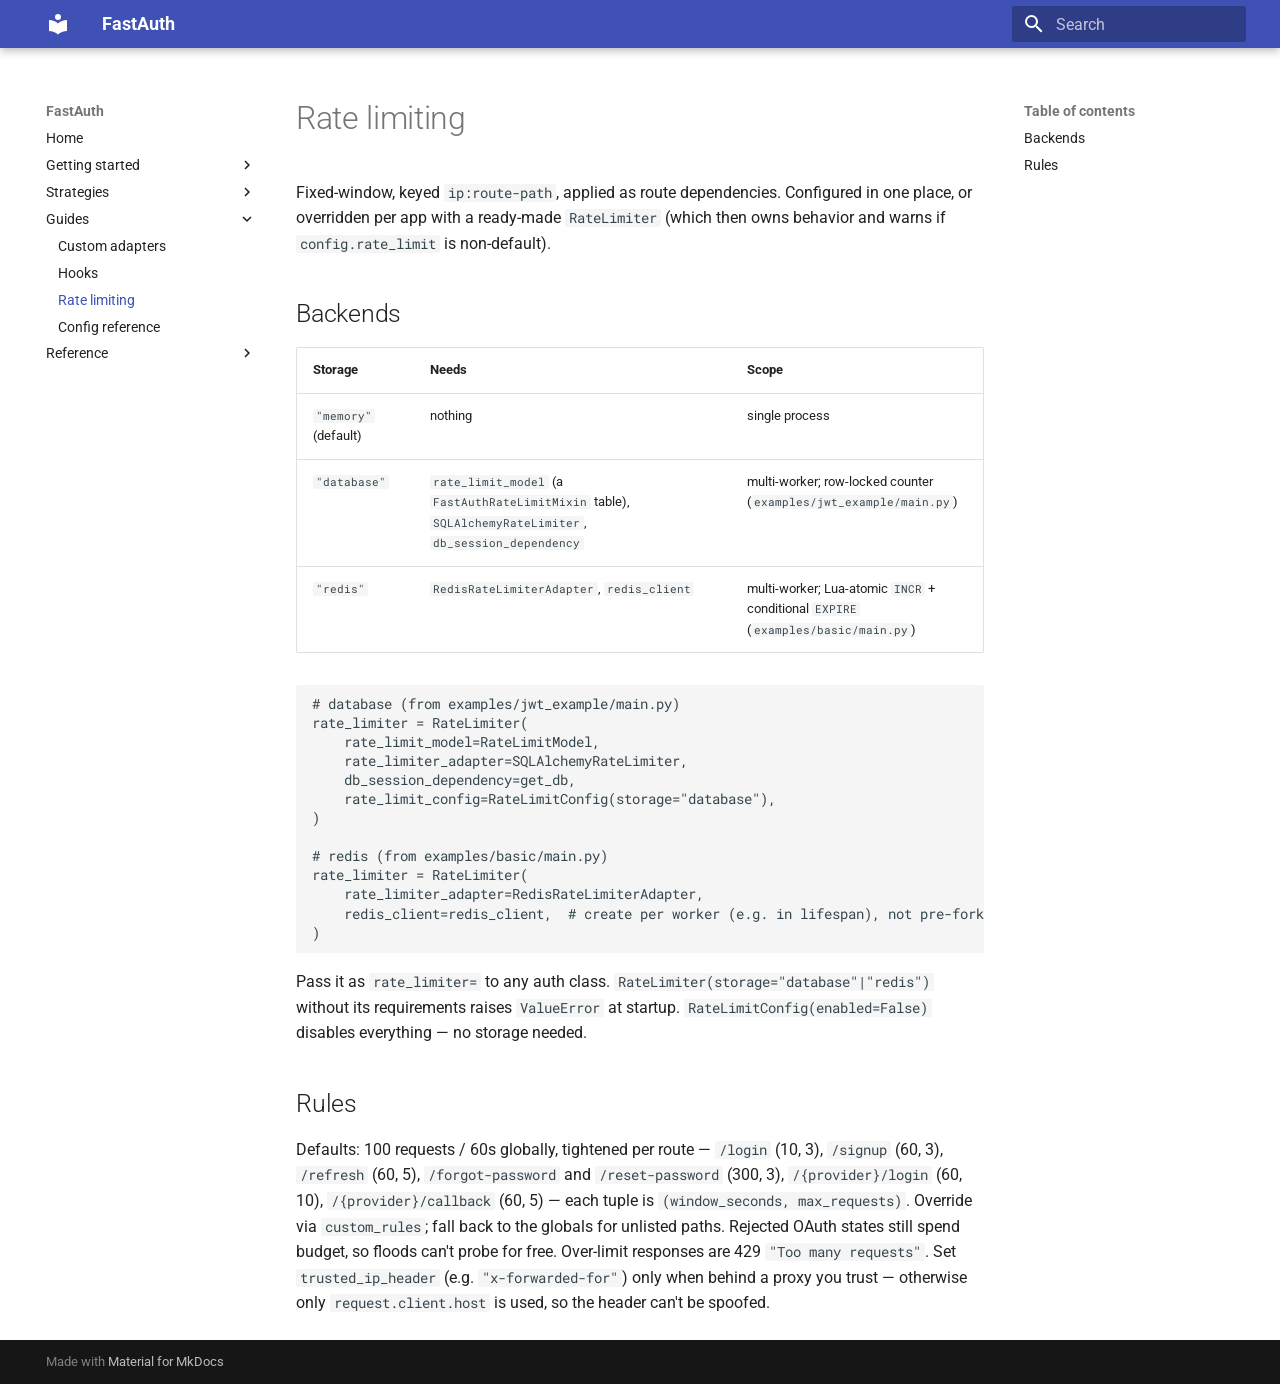
<file: guides/rate-limiting/index.html>
<!doctype html>
<html lang="en" class="no-js">
  <head>
    
      <meta charset="utf-8">
      <meta name="viewport" content="width=device-width,initial-scale=1">
      
        <meta name="description" content="Simple, flexible auth for FastAPI.">
      
      
      
      
        <link rel="prev" href="../hooks/">
      
      
        <link rel="next" href="../config/">
      
      
        
      
      
      <link rel="icon" href="../../assets/images/favicon.png">
      <meta name="generator" content="mkdocs-1.6.1, mkdocs-material-9.7.7">
    
    
      
        <title>Rate limiting - FastAuth</title>
      
    
    
      <link rel="stylesheet" href="../../assets/stylesheets/main.ec1eaa64.min.css">
      
      


    
    
      
    
    
      
        
        
        <link rel="preconnect" href="https://fonts.gstatic.com" crossorigin>
        <link rel="stylesheet" href="https://fonts.googleapis.com/css?family=Roboto:300,300i,400,400i,700,700i%7CRoboto+Mono:400,400i,700,700i&display=fallback">
        <style>:root{--md-text-font:"Roboto";--md-code-font:"Roboto Mono"}</style>
      
    
    
    <script>__md_scope=new URL("../..",location),__md_hash=e=>[...e].reduce(((e,_)=>(e<<5)-e+_.charCodeAt(0)),0),__md_get=(e,_=localStorage,t=__md_scope)=>JSON.parse(_.getItem(t.pathname+"."+e)),__md_set=(e,_,t=localStorage,a=__md_scope)=>{try{t.setItem(a.pathname+"."+e,JSON.stringify(_))}catch(e){}}</script>
    
      

    
    
  </head>
  
  
    <body dir="ltr">
  
    
    <input class="md-toggle" data-md-toggle="drawer" type="checkbox" id="__drawer" autocomplete="off">
    <input class="md-toggle" data-md-toggle="search" type="checkbox" id="__search" autocomplete="off">
    <label class="md-overlay" for="__drawer"></label>
    <div data-md-component="skip">
      
        
        <a href="#rate-limiting" class="md-skip">
          Skip to content
        </a>
      
    </div>
    <div data-md-component="announce">
      
    </div>
    
    
      

  

<header class="md-header md-header--shadow" data-md-component="header">
  <nav class="md-header__inner md-grid" aria-label="Header">
    <a href="../.." title="FastAuth" class="md-header__button md-logo" aria-label="FastAuth" data-md-component="logo">
      
  
  <svg xmlns="http://www.w3.org/2000/svg" viewBox="0 0 24 24"><path d="M12 8a3 3 0 0 0 3-3 3 3 0 0 0-3-3 3 3 0 0 0-3 3 3 3 0 0 0 3 3m0 3.54C9.64 9.35 6.5 8 3 8v11c3.5 0 6.64 1.35 9 3.54 2.36-2.19 5.5-3.54 9-3.54V8c-3.5 0-6.64 1.35-9 3.54"/></svg>

    </a>
    <label class="md-header__button md-icon" for="__drawer">
      
      <svg xmlns="http://www.w3.org/2000/svg" viewBox="0 0 24 24"><path d="M3 6h18v2H3zm0 5h18v2H3zm0 5h18v2H3z"/></svg>
    </label>
    <div class="md-header__title" data-md-component="header-title">
      <div class="md-header__ellipsis">
        <div class="md-header__topic">
          <span class="md-ellipsis">
            FastAuth
          </span>
        </div>
        <div class="md-header__topic" data-md-component="header-topic">
          <span class="md-ellipsis">
            
              Rate limiting
            
          </span>
        </div>
      </div>
    </div>
    
    
      <script>var palette=__md_get("__palette");if(palette&&palette.color){if("(prefers-color-scheme)"===palette.color.media){var media=matchMedia("(prefers-color-scheme: light)"),input=document.querySelector(media.matches?"[data-md-color-media='(prefers-color-scheme: light)']":"[data-md-color-media='(prefers-color-scheme: dark)']");palette.color.media=input.getAttribute("data-md-color-media"),palette.color.scheme=input.getAttribute("data-md-color-scheme"),palette.color.primary=input.getAttribute("data-md-color-primary"),palette.color.accent=input.getAttribute("data-md-color-accent")}for(var[key,value]of Object.entries(palette.color))document.body.setAttribute("data-md-color-"+key,value)}</script>
    
    
    
      
      
        <label class="md-header__button md-icon" for="__search">
          
          <svg xmlns="http://www.w3.org/2000/svg" viewBox="0 0 24 24"><path d="M9.5 3A6.5 6.5 0 0 1 16 9.5c0 1.61-.59 3.09-1.56 4.23l.27.27h.79l5 5-1.5 1.5-5-5v-.79l-.27-.27A6.52 6.52 0 0 1 9.5 16 6.5 6.5 0 0 1 3 9.5 6.5 6.5 0 0 1 9.5 3m0 2C7 5 5 7 5 9.5S7 14 9.5 14 14 12 14 9.5 12 5 9.5 5"/></svg>
        </label>
        <div class="md-search" data-md-component="search" role="dialog">
  <label class="md-search__overlay" for="__search"></label>
  <div class="md-search__inner" role="search">
    <form class="md-search__form" name="search">
      <input type="text" class="md-search__input" name="query" aria-label="Search" placeholder="Search" autocapitalize="off" autocorrect="off" autocomplete="off" spellcheck="false" data-md-component="search-query" required>
      <label class="md-search__icon md-icon" for="__search">
        
        <svg xmlns="http://www.w3.org/2000/svg" viewBox="0 0 24 24"><path d="M9.5 3A6.5 6.5 0 0 1 16 9.5c0 1.61-.59 3.09-1.56 4.23l.27.27h.79l5 5-1.5 1.5-5-5v-.79l-.27-.27A6.52 6.52 0 0 1 9.5 16 6.5 6.5 0 0 1 3 9.5 6.5 6.5 0 0 1 9.5 3m0 2C7 5 5 7 5 9.5S7 14 9.5 14 14 12 14 9.5 12 5 9.5 5"/></svg>
        
        <svg xmlns="http://www.w3.org/2000/svg" viewBox="0 0 24 24"><path d="M20 11v2H8l5.5 5.5-1.42 1.42L4.16 12l7.92-7.92L13.5 5.5 8 11z"/></svg>
      </label>
      <nav class="md-search__options" aria-label="Search">
        
        <button type="reset" class="md-search__icon md-icon" title="Clear" aria-label="Clear" tabindex="-1">
          
          <svg xmlns="http://www.w3.org/2000/svg" viewBox="0 0 24 24"><path d="M19 6.41 17.59 5 12 10.59 6.41 5 5 6.41 10.59 12 5 17.59 6.41 19 12 13.41 17.59 19 19 17.59 13.41 12z"/></svg>
        </button>
      </nav>
      
    </form>
    <div class="md-search__output">
      <div class="md-search__scrollwrap" tabindex="0" data-md-scrollfix>
        <div class="md-search-result" data-md-component="search-result">
          <div class="md-search-result__meta">
            Initializing search
          </div>
          <ol class="md-search-result__list" role="presentation"></ol>
        </div>
      </div>
    </div>
  </div>
</div>
      
    
    
  </nav>
  
</header>
    
    <div class="md-container" data-md-component="container">
      
      
        
          
        
      
      <main class="md-main" data-md-component="main">
        <div class="md-main__inner md-grid">
          
            
              
              <div class="md-sidebar md-sidebar--primary" data-md-component="sidebar" data-md-type="navigation" >
                <div class="md-sidebar__scrollwrap">
                  <div class="md-sidebar__inner">
                    



<nav class="md-nav md-nav--primary" aria-label="Navigation" data-md-level="0">
  <label class="md-nav__title" for="__drawer">
    <a href="../.." title="FastAuth" class="md-nav__button md-logo" aria-label="FastAuth" data-md-component="logo">
      
  
  <svg xmlns="http://www.w3.org/2000/svg" viewBox="0 0 24 24"><path d="M12 8a3 3 0 0 0 3-3 3 3 0 0 0-3-3 3 3 0 0 0-3 3 3 3 0 0 0 3 3m0 3.54C9.64 9.35 6.5 8 3 8v11c3.5 0 6.64 1.35 9 3.54 2.36-2.19 5.5-3.54 9-3.54V8c-3.5 0-6.64 1.35-9 3.54"/></svg>

    </a>
    FastAuth
  </label>
  
  <ul class="md-nav__list" data-md-scrollfix>
    
      
      
  
  
  
  
    <li class="md-nav__item">
      <a href="../.." class="md-nav__link">
        
  
  
  <span class="md-ellipsis">
    
  
    Home
  

    
  </span>
  
  

      </a>
    </li>
  

    
      
      
  
  
  
  
    
    
    
    
    
    <li class="md-nav__item md-nav__item--nested">
      
        
        
        <input class="md-nav__toggle md-toggle " type="checkbox" id="__nav_2" >
        
          
          <label class="md-nav__link" for="__nav_2" id="__nav_2_label" tabindex="0">
            
  
  
  <span class="md-ellipsis">
    
  
    Getting started
  

    
  </span>
  
  

            <span class="md-nav__icon md-icon"></span>
          </label>
        
        <nav class="md-nav" data-md-level="1" aria-labelledby="__nav_2_label" aria-expanded="false">
          <label class="md-nav__title" for="__nav_2">
            <span class="md-nav__icon md-icon"></span>
            
  
    Getting started
  

          </label>
          <ul class="md-nav__list" data-md-scrollfix>
            
              
                
  
  
  
  
    <li class="md-nav__item">
      <a href="../../getting-started/installation/" class="md-nav__link">
        
  
  
  <span class="md-ellipsis">
    
  
    Installation
  

    
  </span>
  
  

      </a>
    </li>
  

              
            
              
                
  
  
  
  
    <li class="md-nav__item">
      <a href="../../getting-started/quickstart/" class="md-nav__link">
        
  
  
  <span class="md-ellipsis">
    
  
    Quickstart
  

    
  </span>
  
  

      </a>
    </li>
  

              
            
          </ul>
        </nav>
      
    </li>
  

    
      
      
  
  
  
  
    
    
    
    
    
    <li class="md-nav__item md-nav__item--nested">
      
        
        
        <input class="md-nav__toggle md-toggle " type="checkbox" id="__nav_3" >
        
          
          <label class="md-nav__link" for="__nav_3" id="__nav_3_label" tabindex="0">
            
  
  
  <span class="md-ellipsis">
    
  
    Strategies
  

    
  </span>
  
  

            <span class="md-nav__icon md-icon"></span>
          </label>
        
        <nav class="md-nav" data-md-level="1" aria-labelledby="__nav_3_label" aria-expanded="false">
          <label class="md-nav__title" for="__nav_3">
            <span class="md-nav__icon md-icon"></span>
            
  
    Strategies
  

          </label>
          <ul class="md-nav__list" data-md-scrollfix>
            
              
                
  
  
  
  
    <li class="md-nav__item">
      <a href="../../strategies/session/" class="md-nav__link">
        
  
  
  <span class="md-ellipsis">
    
  
    Session
  

    
  </span>
  
  

      </a>
    </li>
  

              
            
              
                
  
  
  
  
    <li class="md-nav__item">
      <a href="../../strategies/jwt/" class="md-nav__link">
        
  
  
  <span class="md-ellipsis">
    
  
    JWT
  

    
  </span>
  
  

      </a>
    </li>
  

              
            
              
                
  
  
  
  
    <li class="md-nav__item">
      <a href="../../strategies/oidc/" class="md-nav__link">
        
  
  
  <span class="md-ellipsis">
    
  
    OIDC
  

    
  </span>
  
  

      </a>
    </li>
  

              
            
              
                
  
  
  
  
    <li class="md-nav__item">
      <a href="../../strategies/oauth2/" class="md-nav__link">
        
  
  
  <span class="md-ellipsis">
    
  
    Plain OAuth2
  

    
  </span>
  
  

      </a>
    </li>
  

              
            
          </ul>
        </nav>
      
    </li>
  

    
      
      
  
  
    
  
  
  
    
    
    
    
    
    <li class="md-nav__item md-nav__item--active md-nav__item--nested">
      
        
        
        <input class="md-nav__toggle md-toggle " type="checkbox" id="__nav_4" checked>
        
          
          <label class="md-nav__link" for="__nav_4" id="__nav_4_label" tabindex="0">
            
  
  
  <span class="md-ellipsis">
    
  
    Guides
  

    
  </span>
  
  

            <span class="md-nav__icon md-icon"></span>
          </label>
        
        <nav class="md-nav" data-md-level="1" aria-labelledby="__nav_4_label" aria-expanded="true">
          <label class="md-nav__title" for="__nav_4">
            <span class="md-nav__icon md-icon"></span>
            
  
    Guides
  

          </label>
          <ul class="md-nav__list" data-md-scrollfix>
            
              
                
  
  
  
  
    <li class="md-nav__item">
      <a href="../adapters/" class="md-nav__link">
        
  
  
  <span class="md-ellipsis">
    
  
    Custom adapters
  

    
  </span>
  
  

      </a>
    </li>
  

              
            
              
                
  
  
  
  
    <li class="md-nav__item">
      <a href="../hooks/" class="md-nav__link">
        
  
  
  <span class="md-ellipsis">
    
  
    Hooks
  

    
  </span>
  
  

      </a>
    </li>
  

              
            
              
                
  
  
    
  
  
  
    <li class="md-nav__item md-nav__item--active">
      
      <input class="md-nav__toggle md-toggle" type="checkbox" id="__toc">
      
      
        
      
      
        <label class="md-nav__link md-nav__link--active" for="__toc">
          
  
  
  <span class="md-ellipsis">
    
  
    Rate limiting
  

    
  </span>
  
  

          <span class="md-nav__icon md-icon"></span>
        </label>
      
      <a href="./" class="md-nav__link md-nav__link--active">
        
  
  
  <span class="md-ellipsis">
    
  
    Rate limiting
  

    
  </span>
  
  

      </a>
      
        

<nav class="md-nav md-nav--secondary" aria-label="Table of contents">
  
  
  
    
  
  
    <label class="md-nav__title" for="__toc">
      <span class="md-nav__icon md-icon"></span>
      Table of contents
    </label>
    <ul class="md-nav__list" data-md-component="toc" data-md-scrollfix>
      
        <li class="md-nav__item">
  <a href="#backends" class="md-nav__link">
    <span class="md-ellipsis">
      
        Backends
      
    </span>
  </a>
  
</li>
      
        <li class="md-nav__item">
  <a href="#rules" class="md-nav__link">
    <span class="md-ellipsis">
      
        Rules
      
    </span>
  </a>
  
</li>
      
    </ul>
  
</nav>
      
    </li>
  

              
            
              
                
  
  
  
  
    <li class="md-nav__item">
      <a href="../config/" class="md-nav__link">
        
  
  
  <span class="md-ellipsis">
    
  
    Config reference
  

    
  </span>
  
  

      </a>
    </li>
  

              
            
          </ul>
        </nav>
      
    </li>
  

    
      
      
  
  
  
  
    
    
    
    
    
    <li class="md-nav__item md-nav__item--nested">
      
        
        
        <input class="md-nav__toggle md-toggle " type="checkbox" id="__nav_5" >
        
          
          <label class="md-nav__link" for="__nav_5" id="__nav_5_label" tabindex="0">
            
  
  
  <span class="md-ellipsis">
    
  
    Reference
  

    
  </span>
  
  

            <span class="md-nav__icon md-icon"></span>
          </label>
        
        <nav class="md-nav" data-md-level="1" aria-labelledby="__nav_5_label" aria-expanded="false">
          <label class="md-nav__title" for="__nav_5">
            <span class="md-nav__icon md-icon"></span>
            
  
    Reference
  

          </label>
          <ul class="md-nav__list" data-md-scrollfix>
            
              
                
  
  
  
  
    <li class="md-nav__item">
      <a href="../../reference/api/" class="md-nav__link">
        
  
  
  <span class="md-ellipsis">
    
  
    API
  

    
  </span>
  
  

      </a>
    </li>
  

              
            
          </ul>
        </nav>
      
    </li>
  

    
  </ul>
</nav>
                  </div>
                </div>
              </div>
            
            
              
              <div class="md-sidebar md-sidebar--secondary" data-md-component="sidebar" data-md-type="toc" >
                <div class="md-sidebar__scrollwrap">
                  <div class="md-sidebar__inner">
                    

<nav class="md-nav md-nav--secondary" aria-label="Table of contents">
  
  
  
    
  
  
    <label class="md-nav__title" for="__toc">
      <span class="md-nav__icon md-icon"></span>
      Table of contents
    </label>
    <ul class="md-nav__list" data-md-component="toc" data-md-scrollfix>
      
        <li class="md-nav__item">
  <a href="#backends" class="md-nav__link">
    <span class="md-ellipsis">
      
        Backends
      
    </span>
  </a>
  
</li>
      
        <li class="md-nav__item">
  <a href="#rules" class="md-nav__link">
    <span class="md-ellipsis">
      
        Rules
      
    </span>
  </a>
  
</li>
      
    </ul>
  
</nav>
                  </div>
                </div>
              </div>
            
          
          
            <div class="md-content" data-md-component="content">
              
              <article class="md-content__inner md-typeset">
                
                  



<h1 id="rate-limiting">Rate limiting</h1>
<p>Fixed-window, keyed <code>ip:route-path</code>, applied as route dependencies. Configured in one place, or overridden per app with a ready-made <code>RateLimiter</code> (which then owns behavior and warns if <code>config.rate_limit</code> is non-default).</p>
<h2 id="backends">Backends</h2>
<table>
<thead>
<tr>
<th>Storage</th>
<th>Needs</th>
<th>Scope</th>
</tr>
</thead>
<tbody>
<tr>
<td><code>"memory"</code> (default)</td>
<td>nothing</td>
<td>single process</td>
</tr>
<tr>
<td><code>"database"</code></td>
<td><code>rate_limit_model</code> (a <code>FastAuthRateLimitMixin</code> table), <code>SQLAlchemyRateLimiter</code>, <code>db_session_dependency</code></td>
<td>multi-worker; row-locked counter (<code>examples/jwt_example/main.py</code>)</td>
</tr>
<tr>
<td><code>"redis"</code></td>
<td><code>RedisRateLimiterAdapter</code>, <code>redis_client</code></td>
<td>multi-worker; Lua-atomic <code>INCR</code> + conditional <code>EXPIRE</code> (<code>examples/basic/main.py</code>)</td>
</tr>
</tbody>
</table>
<pre><code class="language-python"># database (from examples/jwt_example/main.py)
rate_limiter = RateLimiter(
    rate_limit_model=RateLimitModel,
    rate_limiter_adapter=SQLAlchemyRateLimiter,
    db_session_dependency=get_db,
    rate_limit_config=RateLimitConfig(storage=&quot;database&quot;),
)

# redis (from examples/basic/main.py)
rate_limiter = RateLimiter(
    rate_limiter_adapter=RedisRateLimiterAdapter,
    redis_client=redis_client,  # create per worker (e.g. in lifespan), not pre-fork
)
</code></pre>
<p>Pass it as <code>rate_limiter=</code> to any auth class. <code>RateLimiter(storage="database"|"redis")</code> without its requirements raises <code>ValueError</code> at startup. <code>RateLimitConfig(enabled=False)</code> disables everything — no storage needed.</p>
<h2 id="rules">Rules</h2>
<p>Defaults: 100 requests / 60s globally, tightened per route — <code>/login</code> (10, 3), <code>/signup</code> (60, 3), <code>/refresh</code> (60, 5), <code>/forgot-password</code> and <code>/reset-password</code> (300, 3), <code>/{provider}/login</code> (60, 10), <code>/{provider}/callback</code> (60, 5) — each tuple is <code>(window_seconds, max_requests)</code>. Override via <code>custom_rules</code>; fall back to the globals for unlisted paths. Rejected OAuth states still spend budget, so floods can't probe for free. Over-limit responses are 429 <code>"Too many requests"</code>. Set <code>trusted_ip_header</code> (e.g. <code>"x-forwarded-for"</code>) only when behind a proxy you trust — otherwise only <code>request.client.host</code> is used, so the header can't be spoofed.</p>












                
              </article>
            </div>
          
          
<script>var target=document.getElementById(location.hash.slice(1));target&&target.name&&(target.checked=target.name.startsWith("__tabbed_"))</script>
        </div>
        
      </main>
      
        <footer class="md-footer">
  
  <div class="md-footer-meta md-typeset">
    <div class="md-footer-meta__inner md-grid">
      <div class="md-copyright">
  
  
    Made with
    <a href="https://squidfunk.github.io/mkdocs-material/" target="_blank" rel="noopener">
      Material for MkDocs
    </a>
  
</div>
      
    </div>
  </div>
</footer>
      
    </div>
    <div class="md-dialog" data-md-component="dialog">
      <div class="md-dialog__inner md-typeset"></div>
    </div>
    
    
    
      
      
      <script id="__config" type="application/json">{"annotate": null, "base": "../..", "features": [], "search": "../../assets/javascripts/workers/search.2c215733.min.js", "tags": null, "translations": {"clipboard.copied": "Copied to clipboard", "clipboard.copy": "Copy to clipboard", "search.result.more.one": "1 more on this page", "search.result.more.other": "# more on this page", "search.result.none": "No matching documents", "search.result.one": "1 matching document", "search.result.other": "# matching documents", "search.result.placeholder": "Type to start searching", "search.result.term.missing": "Missing", "select.version": "Select version"}, "version": null}</script>
    
    
      <script src="../../assets/javascripts/bundle.d7400e89.min.js"></script>
      
    
  </body>
</html>
</file>
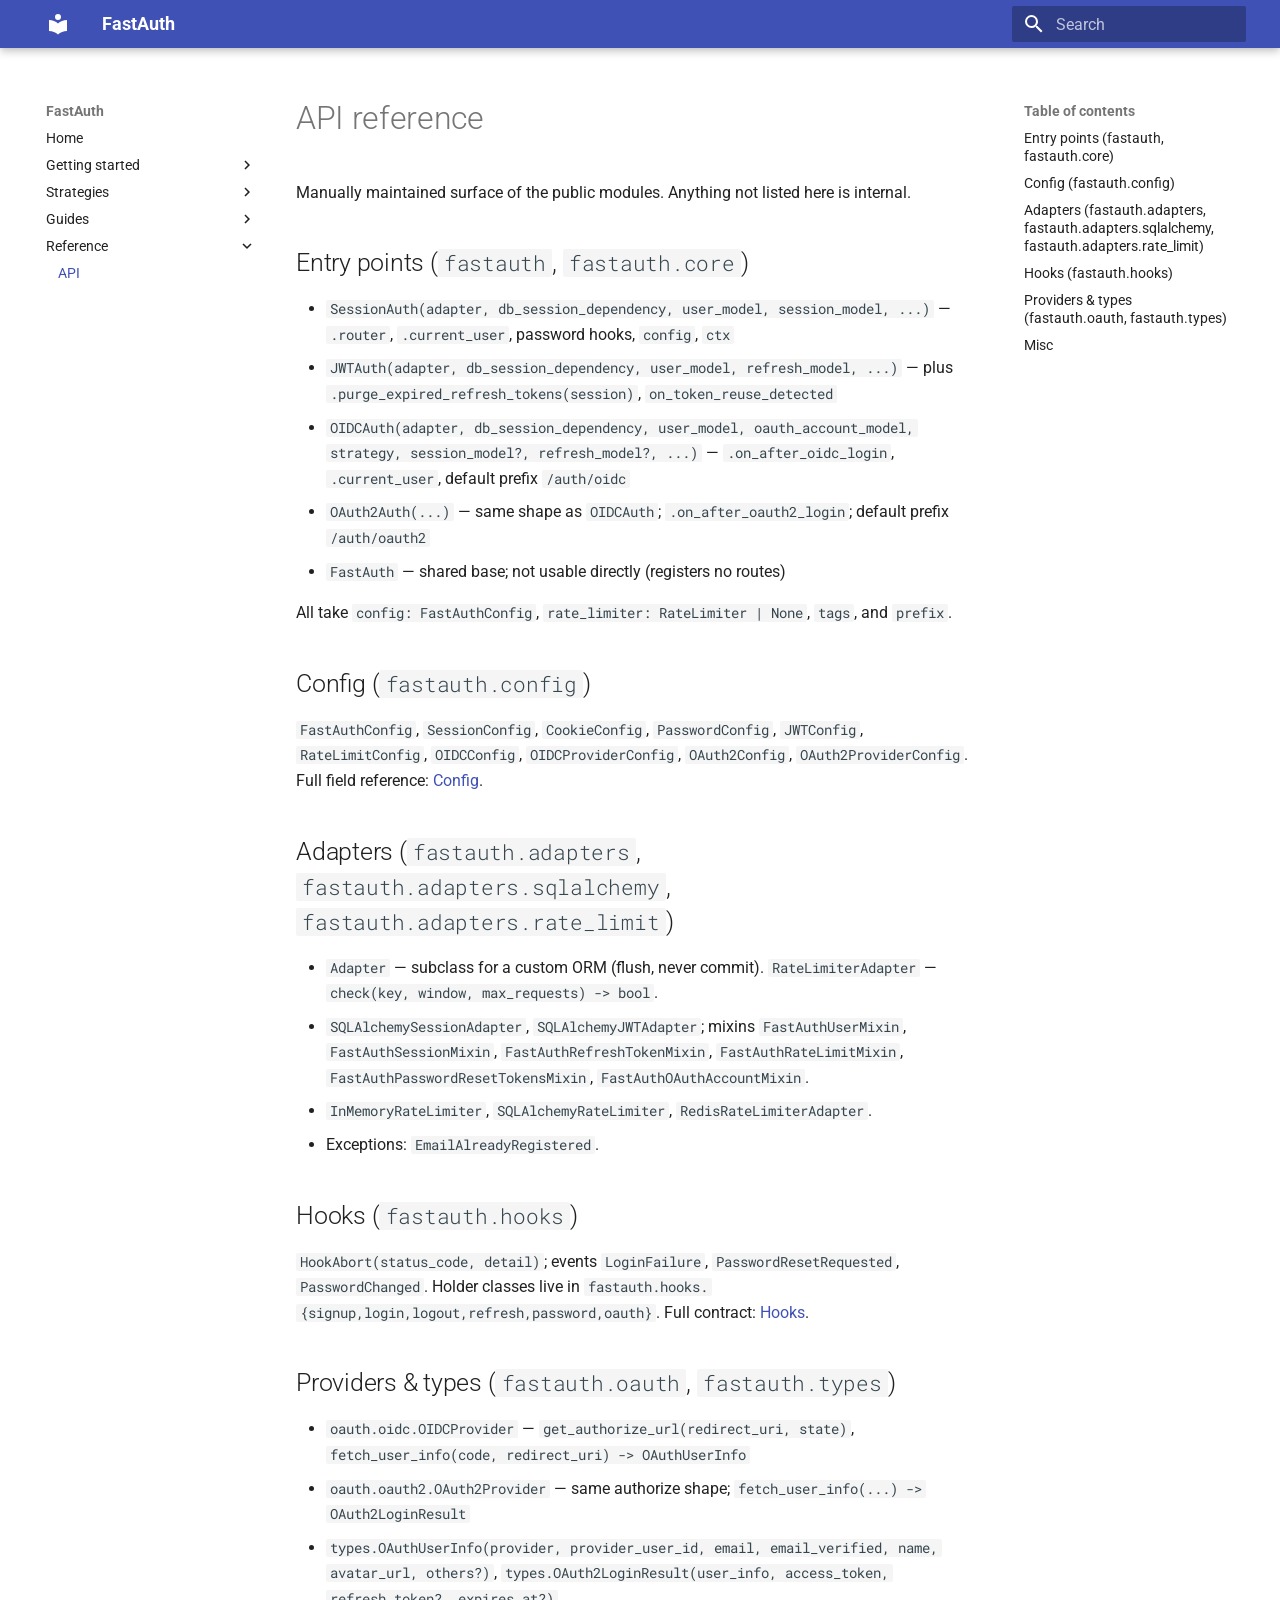
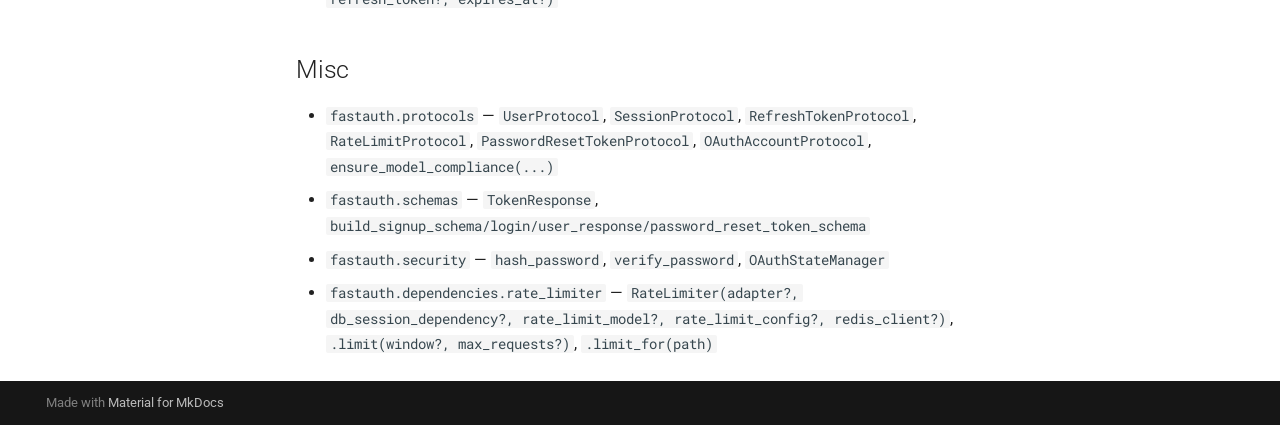
<file: reference/api/index.html>
<!doctype html>
<html lang="en" class="no-js">
  <head>
    
      <meta charset="utf-8">
      <meta name="viewport" content="width=device-width,initial-scale=1">
      
        <meta name="description" content="Simple, flexible auth for FastAPI.">
      
      
      
      
        <link rel="prev" href="../../guides/config/">
      
      
      
        
      
      
      <link rel="icon" href="../../assets/images/favicon.png">
      <meta name="generator" content="mkdocs-1.6.1, mkdocs-material-9.7.7">
    
    
      
        <title>API - FastAuth</title>
      
    
    
      <link rel="stylesheet" href="../../assets/stylesheets/main.ec1eaa64.min.css">
      
      


    
    
      
    
    
      
        
        
        <link rel="preconnect" href="https://fonts.gstatic.com" crossorigin>
        <link rel="stylesheet" href="https://fonts.googleapis.com/css?family=Roboto:300,300i,400,400i,700,700i%7CRoboto+Mono:400,400i,700,700i&display=fallback">
        <style>:root{--md-text-font:"Roboto";--md-code-font:"Roboto Mono"}</style>
      
    
    
    <script>__md_scope=new URL("../..",location),__md_hash=e=>[...e].reduce(((e,_)=>(e<<5)-e+_.charCodeAt(0)),0),__md_get=(e,_=localStorage,t=__md_scope)=>JSON.parse(_.getItem(t.pathname+"."+e)),__md_set=(e,_,t=localStorage,a=__md_scope)=>{try{t.setItem(a.pathname+"."+e,JSON.stringify(_))}catch(e){}}</script>
    
      

    
    
  </head>
  
  
    <body dir="ltr">
  
    
    <input class="md-toggle" data-md-toggle="drawer" type="checkbox" id="__drawer" autocomplete="off">
    <input class="md-toggle" data-md-toggle="search" type="checkbox" id="__search" autocomplete="off">
    <label class="md-overlay" for="__drawer"></label>
    <div data-md-component="skip">
      
        
        <a href="#api-reference" class="md-skip">
          Skip to content
        </a>
      
    </div>
    <div data-md-component="announce">
      
    </div>
    
    
      

  

<header class="md-header md-header--shadow" data-md-component="header">
  <nav class="md-header__inner md-grid" aria-label="Header">
    <a href="../.." title="FastAuth" class="md-header__button md-logo" aria-label="FastAuth" data-md-component="logo">
      
  
  <svg xmlns="http://www.w3.org/2000/svg" viewBox="0 0 24 24"><path d="M12 8a3 3 0 0 0 3-3 3 3 0 0 0-3-3 3 3 0 0 0-3 3 3 3 0 0 0 3 3m0 3.54C9.64 9.35 6.5 8 3 8v11c3.5 0 6.64 1.35 9 3.54 2.36-2.19 5.5-3.54 9-3.54V8c-3.5 0-6.64 1.35-9 3.54"/></svg>

    </a>
    <label class="md-header__button md-icon" for="__drawer">
      
      <svg xmlns="http://www.w3.org/2000/svg" viewBox="0 0 24 24"><path d="M3 6h18v2H3zm0 5h18v2H3zm0 5h18v2H3z"/></svg>
    </label>
    <div class="md-header__title" data-md-component="header-title">
      <div class="md-header__ellipsis">
        <div class="md-header__topic">
          <span class="md-ellipsis">
            FastAuth
          </span>
        </div>
        <div class="md-header__topic" data-md-component="header-topic">
          <span class="md-ellipsis">
            
              API
            
          </span>
        </div>
      </div>
    </div>
    
    
      <script>var palette=__md_get("__palette");if(palette&&palette.color){if("(prefers-color-scheme)"===palette.color.media){var media=matchMedia("(prefers-color-scheme: light)"),input=document.querySelector(media.matches?"[data-md-color-media='(prefers-color-scheme: light)']":"[data-md-color-media='(prefers-color-scheme: dark)']");palette.color.media=input.getAttribute("data-md-color-media"),palette.color.scheme=input.getAttribute("data-md-color-scheme"),palette.color.primary=input.getAttribute("data-md-color-primary"),palette.color.accent=input.getAttribute("data-md-color-accent")}for(var[key,value]of Object.entries(palette.color))document.body.setAttribute("data-md-color-"+key,value)}</script>
    
    
    
      
      
        <label class="md-header__button md-icon" for="__search">
          
          <svg xmlns="http://www.w3.org/2000/svg" viewBox="0 0 24 24"><path d="M9.5 3A6.5 6.5 0 0 1 16 9.5c0 1.61-.59 3.09-1.56 4.23l.27.27h.79l5 5-1.5 1.5-5-5v-.79l-.27-.27A6.52 6.52 0 0 1 9.5 16 6.5 6.5 0 0 1 3 9.5 6.5 6.5 0 0 1 9.5 3m0 2C7 5 5 7 5 9.5S7 14 9.5 14 14 12 14 9.5 12 5 9.5 5"/></svg>
        </label>
        <div class="md-search" data-md-component="search" role="dialog">
  <label class="md-search__overlay" for="__search"></label>
  <div class="md-search__inner" role="search">
    <form class="md-search__form" name="search">
      <input type="text" class="md-search__input" name="query" aria-label="Search" placeholder="Search" autocapitalize="off" autocorrect="off" autocomplete="off" spellcheck="false" data-md-component="search-query" required>
      <label class="md-search__icon md-icon" for="__search">
        
        <svg xmlns="http://www.w3.org/2000/svg" viewBox="0 0 24 24"><path d="M9.5 3A6.5 6.5 0 0 1 16 9.5c0 1.61-.59 3.09-1.56 4.23l.27.27h.79l5 5-1.5 1.5-5-5v-.79l-.27-.27A6.52 6.52 0 0 1 9.5 16 6.5 6.5 0 0 1 3 9.5 6.5 6.5 0 0 1 9.5 3m0 2C7 5 5 7 5 9.5S7 14 9.5 14 14 12 14 9.5 12 5 9.5 5"/></svg>
        
        <svg xmlns="http://www.w3.org/2000/svg" viewBox="0 0 24 24"><path d="M20 11v2H8l5.5 5.5-1.42 1.42L4.16 12l7.92-7.92L13.5 5.5 8 11z"/></svg>
      </label>
      <nav class="md-search__options" aria-label="Search">
        
        <button type="reset" class="md-search__icon md-icon" title="Clear" aria-label="Clear" tabindex="-1">
          
          <svg xmlns="http://www.w3.org/2000/svg" viewBox="0 0 24 24"><path d="M19 6.41 17.59 5 12 10.59 6.41 5 5 6.41 10.59 12 5 17.59 6.41 19 12 13.41 17.59 19 19 17.59 13.41 12z"/></svg>
        </button>
      </nav>
      
    </form>
    <div class="md-search__output">
      <div class="md-search__scrollwrap" tabindex="0" data-md-scrollfix>
        <div class="md-search-result" data-md-component="search-result">
          <div class="md-search-result__meta">
            Initializing search
          </div>
          <ol class="md-search-result__list" role="presentation"></ol>
        </div>
      </div>
    </div>
  </div>
</div>
      
    
    
  </nav>
  
</header>
    
    <div class="md-container" data-md-component="container">
      
      
        
          
        
      
      <main class="md-main" data-md-component="main">
        <div class="md-main__inner md-grid">
          
            
              
              <div class="md-sidebar md-sidebar--primary" data-md-component="sidebar" data-md-type="navigation" >
                <div class="md-sidebar__scrollwrap">
                  <div class="md-sidebar__inner">
                    



<nav class="md-nav md-nav--primary" aria-label="Navigation" data-md-level="0">
  <label class="md-nav__title" for="__drawer">
    <a href="../.." title="FastAuth" class="md-nav__button md-logo" aria-label="FastAuth" data-md-component="logo">
      
  
  <svg xmlns="http://www.w3.org/2000/svg" viewBox="0 0 24 24"><path d="M12 8a3 3 0 0 0 3-3 3 3 0 0 0-3-3 3 3 0 0 0-3 3 3 3 0 0 0 3 3m0 3.54C9.64 9.35 6.5 8 3 8v11c3.5 0 6.64 1.35 9 3.54 2.36-2.19 5.5-3.54 9-3.54V8c-3.5 0-6.64 1.35-9 3.54"/></svg>

    </a>
    FastAuth
  </label>
  
  <ul class="md-nav__list" data-md-scrollfix>
    
      
      
  
  
  
  
    <li class="md-nav__item">
      <a href="../.." class="md-nav__link">
        
  
  
  <span class="md-ellipsis">
    
  
    Home
  

    
  </span>
  
  

      </a>
    </li>
  

    
      
      
  
  
  
  
    
    
    
    
    
    <li class="md-nav__item md-nav__item--nested">
      
        
        
        <input class="md-nav__toggle md-toggle " type="checkbox" id="__nav_2" >
        
          
          <label class="md-nav__link" for="__nav_2" id="__nav_2_label" tabindex="0">
            
  
  
  <span class="md-ellipsis">
    
  
    Getting started
  

    
  </span>
  
  

            <span class="md-nav__icon md-icon"></span>
          </label>
        
        <nav class="md-nav" data-md-level="1" aria-labelledby="__nav_2_label" aria-expanded="false">
          <label class="md-nav__title" for="__nav_2">
            <span class="md-nav__icon md-icon"></span>
            
  
    Getting started
  

          </label>
          <ul class="md-nav__list" data-md-scrollfix>
            
              
                
  
  
  
  
    <li class="md-nav__item">
      <a href="../../getting-started/installation/" class="md-nav__link">
        
  
  
  <span class="md-ellipsis">
    
  
    Installation
  

    
  </span>
  
  

      </a>
    </li>
  

              
            
              
                
  
  
  
  
    <li class="md-nav__item">
      <a href="../../getting-started/quickstart/" class="md-nav__link">
        
  
  
  <span class="md-ellipsis">
    
  
    Quickstart
  

    
  </span>
  
  

      </a>
    </li>
  

              
            
          </ul>
        </nav>
      
    </li>
  

    
      
      
  
  
  
  
    
    
    
    
    
    <li class="md-nav__item md-nav__item--nested">
      
        
        
        <input class="md-nav__toggle md-toggle " type="checkbox" id="__nav_3" >
        
          
          <label class="md-nav__link" for="__nav_3" id="__nav_3_label" tabindex="0">
            
  
  
  <span class="md-ellipsis">
    
  
    Strategies
  

    
  </span>
  
  

            <span class="md-nav__icon md-icon"></span>
          </label>
        
        <nav class="md-nav" data-md-level="1" aria-labelledby="__nav_3_label" aria-expanded="false">
          <label class="md-nav__title" for="__nav_3">
            <span class="md-nav__icon md-icon"></span>
            
  
    Strategies
  

          </label>
          <ul class="md-nav__list" data-md-scrollfix>
            
              
                
  
  
  
  
    <li class="md-nav__item">
      <a href="../../strategies/session/" class="md-nav__link">
        
  
  
  <span class="md-ellipsis">
    
  
    Session
  

    
  </span>
  
  

      </a>
    </li>
  

              
            
              
                
  
  
  
  
    <li class="md-nav__item">
      <a href="../../strategies/jwt/" class="md-nav__link">
        
  
  
  <span class="md-ellipsis">
    
  
    JWT
  

    
  </span>
  
  

      </a>
    </li>
  

              
            
              
                
  
  
  
  
    <li class="md-nav__item">
      <a href="../../strategies/oidc/" class="md-nav__link">
        
  
  
  <span class="md-ellipsis">
    
  
    OIDC
  

    
  </span>
  
  

      </a>
    </li>
  

              
            
              
                
  
  
  
  
    <li class="md-nav__item">
      <a href="../../strategies/oauth2/" class="md-nav__link">
        
  
  
  <span class="md-ellipsis">
    
  
    Plain OAuth2
  

    
  </span>
  
  

      </a>
    </li>
  

              
            
          </ul>
        </nav>
      
    </li>
  

    
      
      
  
  
  
  
    
    
    
    
    
    <li class="md-nav__item md-nav__item--nested">
      
        
        
        <input class="md-nav__toggle md-toggle " type="checkbox" id="__nav_4" >
        
          
          <label class="md-nav__link" for="__nav_4" id="__nav_4_label" tabindex="0">
            
  
  
  <span class="md-ellipsis">
    
  
    Guides
  

    
  </span>
  
  

            <span class="md-nav__icon md-icon"></span>
          </label>
        
        <nav class="md-nav" data-md-level="1" aria-labelledby="__nav_4_label" aria-expanded="false">
          <label class="md-nav__title" for="__nav_4">
            <span class="md-nav__icon md-icon"></span>
            
  
    Guides
  

          </label>
          <ul class="md-nav__list" data-md-scrollfix>
            
              
                
  
  
  
  
    <li class="md-nav__item">
      <a href="../../guides/adapters/" class="md-nav__link">
        
  
  
  <span class="md-ellipsis">
    
  
    Custom adapters
  

    
  </span>
  
  

      </a>
    </li>
  

              
            
              
                
  
  
  
  
    <li class="md-nav__item">
      <a href="../../guides/hooks/" class="md-nav__link">
        
  
  
  <span class="md-ellipsis">
    
  
    Hooks
  

    
  </span>
  
  

      </a>
    </li>
  

              
            
              
                
  
  
  
  
    <li class="md-nav__item">
      <a href="../../guides/rate-limiting/" class="md-nav__link">
        
  
  
  <span class="md-ellipsis">
    
  
    Rate limiting
  

    
  </span>
  
  

      </a>
    </li>
  

              
            
              
                
  
  
  
  
    <li class="md-nav__item">
      <a href="../../guides/config/" class="md-nav__link">
        
  
  
  <span class="md-ellipsis">
    
  
    Config reference
  

    
  </span>
  
  

      </a>
    </li>
  

              
            
          </ul>
        </nav>
      
    </li>
  

    
      
      
  
  
    
  
  
  
    
    
    
    
    
    <li class="md-nav__item md-nav__item--active md-nav__item--nested">
      
        
        
        <input class="md-nav__toggle md-toggle " type="checkbox" id="__nav_5" checked>
        
          
          <label class="md-nav__link" for="__nav_5" id="__nav_5_label" tabindex="0">
            
  
  
  <span class="md-ellipsis">
    
  
    Reference
  

    
  </span>
  
  

            <span class="md-nav__icon md-icon"></span>
          </label>
        
        <nav class="md-nav" data-md-level="1" aria-labelledby="__nav_5_label" aria-expanded="true">
          <label class="md-nav__title" for="__nav_5">
            <span class="md-nav__icon md-icon"></span>
            
  
    Reference
  

          </label>
          <ul class="md-nav__list" data-md-scrollfix>
            
              
                
  
  
    
  
  
  
    <li class="md-nav__item md-nav__item--active">
      
      <input class="md-nav__toggle md-toggle" type="checkbox" id="__toc">
      
      
        
      
      
        <label class="md-nav__link md-nav__link--active" for="__toc">
          
  
  
  <span class="md-ellipsis">
    
  
    API
  

    
  </span>
  
  

          <span class="md-nav__icon md-icon"></span>
        </label>
      
      <a href="./" class="md-nav__link md-nav__link--active">
        
  
  
  <span class="md-ellipsis">
    
  
    API
  

    
  </span>
  
  

      </a>
      
        

<nav class="md-nav md-nav--secondary" aria-label="Table of contents">
  
  
  
    
  
  
    <label class="md-nav__title" for="__toc">
      <span class="md-nav__icon md-icon"></span>
      Table of contents
    </label>
    <ul class="md-nav__list" data-md-component="toc" data-md-scrollfix>
      
        <li class="md-nav__item">
  <a href="#entry-points-fastauth-fastauthcore" class="md-nav__link">
    <span class="md-ellipsis">
      
        Entry points (fastauth, fastauth.core)
      
    </span>
  </a>
  
</li>
      
        <li class="md-nav__item">
  <a href="#config-fastauthconfig" class="md-nav__link">
    <span class="md-ellipsis">
      
        Config (fastauth.config)
      
    </span>
  </a>
  
</li>
      
        <li class="md-nav__item">
  <a href="#adapters-fastauthadapters-fastauthadapterssqlalchemy-fastauthadaptersrate_limit" class="md-nav__link">
    <span class="md-ellipsis">
      
        Adapters (fastauth.adapters, fastauth.adapters.sqlalchemy, fastauth.adapters.rate_limit)
      
    </span>
  </a>
  
</li>
      
        <li class="md-nav__item">
  <a href="#hooks-fastauthhooks" class="md-nav__link">
    <span class="md-ellipsis">
      
        Hooks (fastauth.hooks)
      
    </span>
  </a>
  
</li>
      
        <li class="md-nav__item">
  <a href="#providers-types-fastauthoauth-fastauthtypes" class="md-nav__link">
    <span class="md-ellipsis">
      
        Providers &amp; types (fastauth.oauth, fastauth.types)
      
    </span>
  </a>
  
</li>
      
        <li class="md-nav__item">
  <a href="#misc" class="md-nav__link">
    <span class="md-ellipsis">
      
        Misc
      
    </span>
  </a>
  
</li>
      
    </ul>
  
</nav>
      
    </li>
  

              
            
          </ul>
        </nav>
      
    </li>
  

    
  </ul>
</nav>
                  </div>
                </div>
              </div>
            
            
              
              <div class="md-sidebar md-sidebar--secondary" data-md-component="sidebar" data-md-type="toc" >
                <div class="md-sidebar__scrollwrap">
                  <div class="md-sidebar__inner">
                    

<nav class="md-nav md-nav--secondary" aria-label="Table of contents">
  
  
  
    
  
  
    <label class="md-nav__title" for="__toc">
      <span class="md-nav__icon md-icon"></span>
      Table of contents
    </label>
    <ul class="md-nav__list" data-md-component="toc" data-md-scrollfix>
      
        <li class="md-nav__item">
  <a href="#entry-points-fastauth-fastauthcore" class="md-nav__link">
    <span class="md-ellipsis">
      
        Entry points (fastauth, fastauth.core)
      
    </span>
  </a>
  
</li>
      
        <li class="md-nav__item">
  <a href="#config-fastauthconfig" class="md-nav__link">
    <span class="md-ellipsis">
      
        Config (fastauth.config)
      
    </span>
  </a>
  
</li>
      
        <li class="md-nav__item">
  <a href="#adapters-fastauthadapters-fastauthadapterssqlalchemy-fastauthadaptersrate_limit" class="md-nav__link">
    <span class="md-ellipsis">
      
        Adapters (fastauth.adapters, fastauth.adapters.sqlalchemy, fastauth.adapters.rate_limit)
      
    </span>
  </a>
  
</li>
      
        <li class="md-nav__item">
  <a href="#hooks-fastauthhooks" class="md-nav__link">
    <span class="md-ellipsis">
      
        Hooks (fastauth.hooks)
      
    </span>
  </a>
  
</li>
      
        <li class="md-nav__item">
  <a href="#providers-types-fastauthoauth-fastauthtypes" class="md-nav__link">
    <span class="md-ellipsis">
      
        Providers &amp; types (fastauth.oauth, fastauth.types)
      
    </span>
  </a>
  
</li>
      
        <li class="md-nav__item">
  <a href="#misc" class="md-nav__link">
    <span class="md-ellipsis">
      
        Misc
      
    </span>
  </a>
  
</li>
      
    </ul>
  
</nav>
                  </div>
                </div>
              </div>
            
          
          
            <div class="md-content" data-md-component="content">
              
              <article class="md-content__inner md-typeset">
                
                  



<h1 id="api-reference">API reference</h1>
<p>Manually maintained surface of the public modules. Anything not listed here is internal.</p>
<h2 id="entry-points-fastauth-fastauthcore">Entry points (<code>fastauth</code>, <code>fastauth.core</code>)</h2>
<ul>
<li><code>SessionAuth(adapter, db_session_dependency, user_model, session_model, ...)</code> — <code>.router</code>, <code>.current_user</code>, password hooks, <code>config</code>, <code>ctx</code></li>
<li><code>JWTAuth(adapter, db_session_dependency, user_model, refresh_model, ...)</code> — plus <code>.purge_expired_refresh_tokens(session)</code>, <code>on_token_reuse_detected</code></li>
<li><code>OIDCAuth(adapter, db_session_dependency, user_model, oauth_account_model, strategy, session_model?, refresh_model?, ...)</code> — <code>.on_after_oidc_login</code>, <code>.current_user</code>, default prefix <code>/auth/oidc</code></li>
<li><code>OAuth2Auth(...)</code> — same shape as <code>OIDCAuth</code>; <code>.on_after_oauth2_login</code>; default prefix <code>/auth/oauth2</code></li>
<li><code>FastAuth</code> — shared base; not usable directly (registers no routes)</li>
</ul>
<p>All take <code>config: FastAuthConfig</code>, <code>rate_limiter: RateLimiter | None</code>, <code>tags</code>, and <code>prefix</code>.</p>
<h2 id="config-fastauthconfig">Config (<code>fastauth.config</code>)</h2>
<p><code>FastAuthConfig</code>, <code>SessionConfig</code>, <code>CookieConfig</code>, <code>PasswordConfig</code>, <code>JWTConfig</code>, <code>RateLimitConfig</code>, <code>OIDCConfig</code>, <code>OIDCProviderConfig</code>, <code>OAuth2Config</code>, <code>OAuth2ProviderConfig</code>. Full field reference: <a href="guides/config.md">Config</a>.</p>
<h2 id="adapters-fastauthadapters-fastauthadapterssqlalchemy-fastauthadaptersrate_limit">Adapters (<code>fastauth.adapters</code>, <code>fastauth.adapters.sqlalchemy</code>, <code>fastauth.adapters.rate_limit</code>)</h2>
<ul>
<li><code>Adapter</code> — subclass for a custom ORM (flush, never commit). <code>RateLimiterAdapter</code> — <code>check(key, window, max_requests) -&gt; bool</code>.</li>
<li><code>SQLAlchemySessionAdapter</code>, <code>SQLAlchemyJWTAdapter</code>; mixins <code>FastAuthUserMixin</code>, <code>FastAuthSessionMixin</code>, <code>FastAuthRefreshTokenMixin</code>, <code>FastAuthRateLimitMixin</code>, <code>FastAuthPasswordResetTokensMixin</code>, <code>FastAuthOAuthAccountMixin</code>.</li>
<li><code>InMemoryRateLimiter</code>, <code>SQLAlchemyRateLimiter</code>, <code>RedisRateLimiterAdapter</code>.</li>
<li>Exceptions: <code>EmailAlreadyRegistered</code>.</li>
</ul>
<h2 id="hooks-fastauthhooks">Hooks (<code>fastauth.hooks</code>)</h2>
<p><code>HookAbort(status_code, detail)</code>; events <code>LoginFailure</code>, <code>PasswordResetRequested</code>, <code>PasswordChanged</code>. Holder classes live in <code>fastauth.hooks.{signup,login,logout,refresh,password,oauth}</code>. Full contract: <a href="guides/hooks.md">Hooks</a>.</p>
<h2 id="providers-types-fastauthoauth-fastauthtypes">Providers &amp; types (<code>fastauth.oauth</code>, <code>fastauth.types</code>)</h2>
<ul>
<li><code>oauth.oidc.OIDCProvider</code> — <code>get_authorize_url(redirect_uri, state)</code>, <code>fetch_user_info(code, redirect_uri) -&gt; OAuthUserInfo</code></li>
<li><code>oauth.oauth2.OAuth2Provider</code> — same authorize shape; <code>fetch_user_info(...) -&gt; OAuth2LoginResult</code></li>
<li><code>types.OAuthUserInfo(provider, provider_user_id, email, email_verified, name, avatar_url, others?)</code>, <code>types.OAuth2LoginResult(user_info, access_token, refresh_token?, expires_at?)</code></li>
</ul>
<h2 id="misc">Misc</h2>
<ul>
<li><code>fastauth.protocols</code> — <code>UserProtocol</code>, <code>SessionProtocol</code>, <code>RefreshTokenProtocol</code>, <code>RateLimitProtocol</code>, <code>PasswordResetTokenProtocol</code>, <code>OAuthAccountProtocol</code>, <code>ensure_model_compliance(...)</code></li>
<li><code>fastauth.schemas</code> — <code>TokenResponse</code>, <code>build_signup_schema/login/user_response/password_reset_token_schema</code></li>
<li><code>fastauth.security</code> — <code>hash_password</code>, <code>verify_password</code>, <code>OAuthStateManager</code></li>
<li><code>fastauth.dependencies.rate_limiter</code> — <code>RateLimiter(adapter?, db_session_dependency?, rate_limit_model?, rate_limit_config?, redis_client?)</code>, <code>.limit(window?, max_requests?)</code>, <code>.limit_for(path)</code></li>
</ul>












                
              </article>
            </div>
          
          
<script>var target=document.getElementById(location.hash.slice(1));target&&target.name&&(target.checked=target.name.startsWith("__tabbed_"))</script>
        </div>
        
      </main>
      
        <footer class="md-footer">
  
  <div class="md-footer-meta md-typeset">
    <div class="md-footer-meta__inner md-grid">
      <div class="md-copyright">
  
  
    Made with
    <a href="https://squidfunk.github.io/mkdocs-material/" target="_blank" rel="noopener">
      Material for MkDocs
    </a>
  
</div>
      
    </div>
  </div>
</footer>
      
    </div>
    <div class="md-dialog" data-md-component="dialog">
      <div class="md-dialog__inner md-typeset"></div>
    </div>
    
    
    
      
      
      <script id="__config" type="application/json">{"annotate": null, "base": "../..", "features": [], "search": "../../assets/javascripts/workers/search.2c215733.min.js", "tags": null, "translations": {"clipboard.copied": "Copied to clipboard", "clipboard.copy": "Copy to clipboard", "search.result.more.one": "1 more on this page", "search.result.more.other": "# more on this page", "search.result.none": "No matching documents", "search.result.one": "1 matching document", "search.result.other": "# matching documents", "search.result.placeholder": "Type to start searching", "search.result.term.missing": "Missing", "select.version": "Select version"}, "version": null}</script>
    
    
      <script src="../../assets/javascripts/bundle.d7400e89.min.js"></script>
      
    
  </body>
</html>
</file>
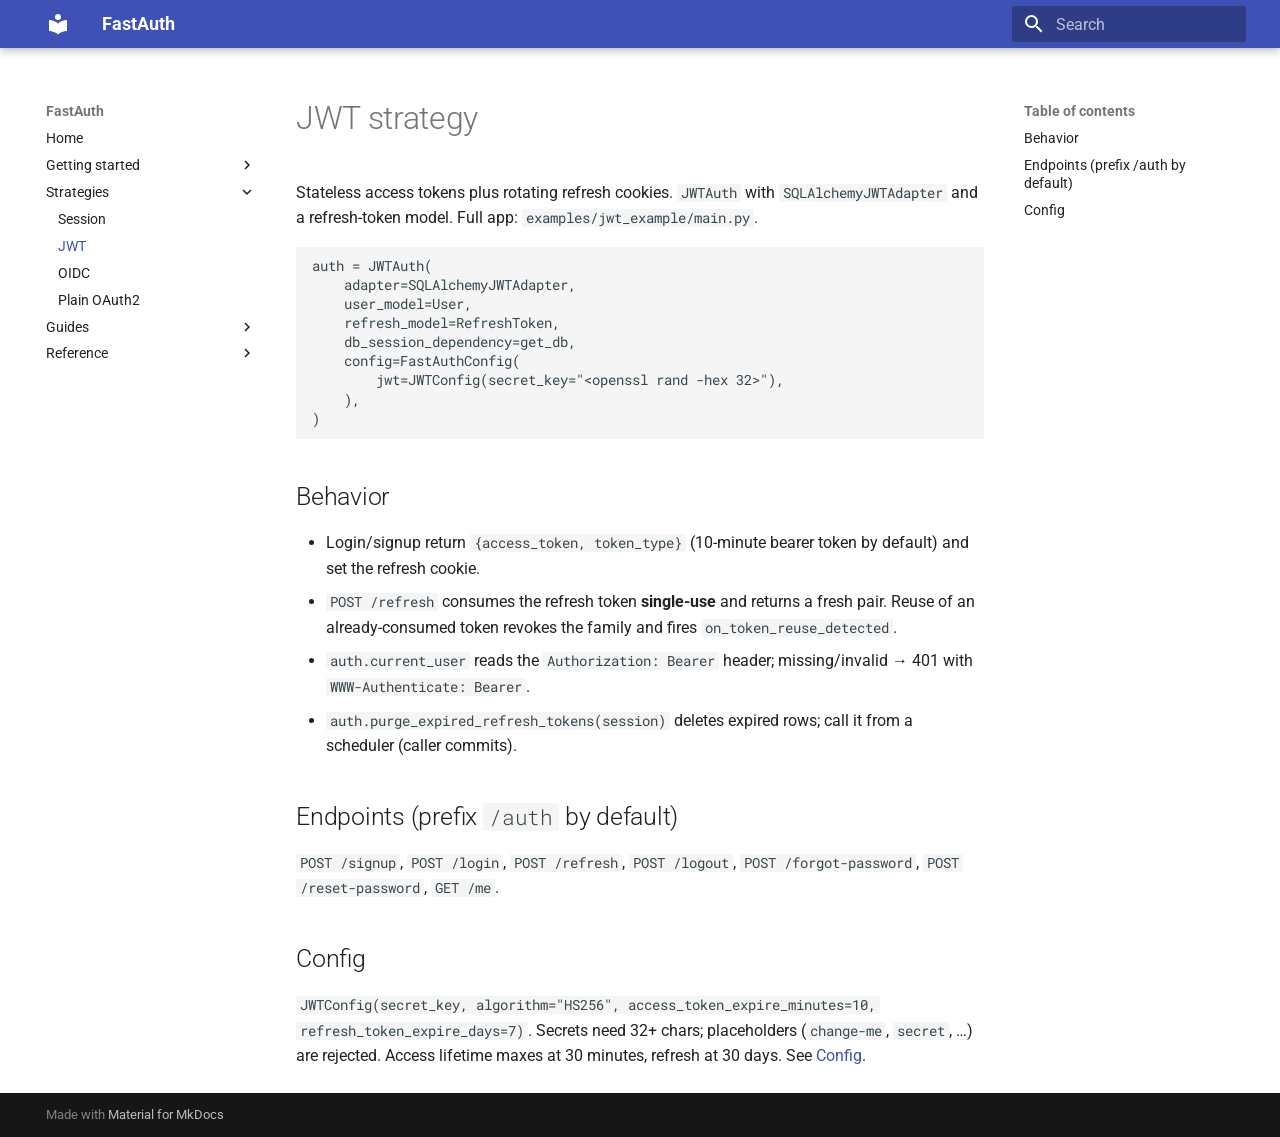
<file: strategies/jwt/index.html>
<!doctype html>
<html lang="en" class="no-js">
  <head>
    
      <meta charset="utf-8">
      <meta name="viewport" content="width=device-width,initial-scale=1">
      
        <meta name="description" content="Simple, flexible auth for FastAPI.">
      
      
      
      
        <link rel="prev" href="../session/">
      
      
        <link rel="next" href="../oidc/">
      
      
        
      
      
      <link rel="icon" href="../../assets/images/favicon.png">
      <meta name="generator" content="mkdocs-1.6.1, mkdocs-material-9.7.7">
    
    
      
        <title>JWT - FastAuth</title>
      
    
    
      <link rel="stylesheet" href="../../assets/stylesheets/main.ec1eaa64.min.css">
      
      


    
    
      
    
    
      
        
        
        <link rel="preconnect" href="https://fonts.gstatic.com" crossorigin>
        <link rel="stylesheet" href="https://fonts.googleapis.com/css?family=Roboto:300,300i,400,400i,700,700i%7CRoboto+Mono:400,400i,700,700i&display=fallback">
        <style>:root{--md-text-font:"Roboto";--md-code-font:"Roboto Mono"}</style>
      
    
    
    <script>__md_scope=new URL("../..",location),__md_hash=e=>[...e].reduce(((e,_)=>(e<<5)-e+_.charCodeAt(0)),0),__md_get=(e,_=localStorage,t=__md_scope)=>JSON.parse(_.getItem(t.pathname+"."+e)),__md_set=(e,_,t=localStorage,a=__md_scope)=>{try{t.setItem(a.pathname+"."+e,JSON.stringify(_))}catch(e){}}</script>
    
      

    
    
  </head>
  
  
    <body dir="ltr">
  
    
    <input class="md-toggle" data-md-toggle="drawer" type="checkbox" id="__drawer" autocomplete="off">
    <input class="md-toggle" data-md-toggle="search" type="checkbox" id="__search" autocomplete="off">
    <label class="md-overlay" for="__drawer"></label>
    <div data-md-component="skip">
      
        
        <a href="#jwt-strategy" class="md-skip">
          Skip to content
        </a>
      
    </div>
    <div data-md-component="announce">
      
    </div>
    
    
      

  

<header class="md-header md-header--shadow" data-md-component="header">
  <nav class="md-header__inner md-grid" aria-label="Header">
    <a href="../.." title="FastAuth" class="md-header__button md-logo" aria-label="FastAuth" data-md-component="logo">
      
  
  <svg xmlns="http://www.w3.org/2000/svg" viewBox="0 0 24 24"><path d="M12 8a3 3 0 0 0 3-3 3 3 0 0 0-3-3 3 3 0 0 0-3 3 3 3 0 0 0 3 3m0 3.54C9.64 9.35 6.5 8 3 8v11c3.5 0 6.64 1.35 9 3.54 2.36-2.19 5.5-3.54 9-3.54V8c-3.5 0-6.64 1.35-9 3.54"/></svg>

    </a>
    <label class="md-header__button md-icon" for="__drawer">
      
      <svg xmlns="http://www.w3.org/2000/svg" viewBox="0 0 24 24"><path d="M3 6h18v2H3zm0 5h18v2H3zm0 5h18v2H3z"/></svg>
    </label>
    <div class="md-header__title" data-md-component="header-title">
      <div class="md-header__ellipsis">
        <div class="md-header__topic">
          <span class="md-ellipsis">
            FastAuth
          </span>
        </div>
        <div class="md-header__topic" data-md-component="header-topic">
          <span class="md-ellipsis">
            
              JWT
            
          </span>
        </div>
      </div>
    </div>
    
    
      <script>var palette=__md_get("__palette");if(palette&&palette.color){if("(prefers-color-scheme)"===palette.color.media){var media=matchMedia("(prefers-color-scheme: light)"),input=document.querySelector(media.matches?"[data-md-color-media='(prefers-color-scheme: light)']":"[data-md-color-media='(prefers-color-scheme: dark)']");palette.color.media=input.getAttribute("data-md-color-media"),palette.color.scheme=input.getAttribute("data-md-color-scheme"),palette.color.primary=input.getAttribute("data-md-color-primary"),palette.color.accent=input.getAttribute("data-md-color-accent")}for(var[key,value]of Object.entries(palette.color))document.body.setAttribute("data-md-color-"+key,value)}</script>
    
    
    
      
      
        <label class="md-header__button md-icon" for="__search">
          
          <svg xmlns="http://www.w3.org/2000/svg" viewBox="0 0 24 24"><path d="M9.5 3A6.5 6.5 0 0 1 16 9.5c0 1.61-.59 3.09-1.56 4.23l.27.27h.79l5 5-1.5 1.5-5-5v-.79l-.27-.27A6.52 6.52 0 0 1 9.5 16 6.5 6.5 0 0 1 3 9.5 6.5 6.5 0 0 1 9.5 3m0 2C7 5 5 7 5 9.5S7 14 9.5 14 14 12 14 9.5 12 5 9.5 5"/></svg>
        </label>
        <div class="md-search" data-md-component="search" role="dialog">
  <label class="md-search__overlay" for="__search"></label>
  <div class="md-search__inner" role="search">
    <form class="md-search__form" name="search">
      <input type="text" class="md-search__input" name="query" aria-label="Search" placeholder="Search" autocapitalize="off" autocorrect="off" autocomplete="off" spellcheck="false" data-md-component="search-query" required>
      <label class="md-search__icon md-icon" for="__search">
        
        <svg xmlns="http://www.w3.org/2000/svg" viewBox="0 0 24 24"><path d="M9.5 3A6.5 6.5 0 0 1 16 9.5c0 1.61-.59 3.09-1.56 4.23l.27.27h.79l5 5-1.5 1.5-5-5v-.79l-.27-.27A6.52 6.52 0 0 1 9.5 16 6.5 6.5 0 0 1 3 9.5 6.5 6.5 0 0 1 9.5 3m0 2C7 5 5 7 5 9.5S7 14 9.5 14 14 12 14 9.5 12 5 9.5 5"/></svg>
        
        <svg xmlns="http://www.w3.org/2000/svg" viewBox="0 0 24 24"><path d="M20 11v2H8l5.5 5.5-1.42 1.42L4.16 12l7.92-7.92L13.5 5.5 8 11z"/></svg>
      </label>
      <nav class="md-search__options" aria-label="Search">
        
        <button type="reset" class="md-search__icon md-icon" title="Clear" aria-label="Clear" tabindex="-1">
          
          <svg xmlns="http://www.w3.org/2000/svg" viewBox="0 0 24 24"><path d="M19 6.41 17.59 5 12 10.59 6.41 5 5 6.41 10.59 12 5 17.59 6.41 19 12 13.41 17.59 19 19 17.59 13.41 12z"/></svg>
        </button>
      </nav>
      
    </form>
    <div class="md-search__output">
      <div class="md-search__scrollwrap" tabindex="0" data-md-scrollfix>
        <div class="md-search-result" data-md-component="search-result">
          <div class="md-search-result__meta">
            Initializing search
          </div>
          <ol class="md-search-result__list" role="presentation"></ol>
        </div>
      </div>
    </div>
  </div>
</div>
      
    
    
  </nav>
  
</header>
    
    <div class="md-container" data-md-component="container">
      
      
        
          
        
      
      <main class="md-main" data-md-component="main">
        <div class="md-main__inner md-grid">
          
            
              
              <div class="md-sidebar md-sidebar--primary" data-md-component="sidebar" data-md-type="navigation" >
                <div class="md-sidebar__scrollwrap">
                  <div class="md-sidebar__inner">
                    



<nav class="md-nav md-nav--primary" aria-label="Navigation" data-md-level="0">
  <label class="md-nav__title" for="__drawer">
    <a href="../.." title="FastAuth" class="md-nav__button md-logo" aria-label="FastAuth" data-md-component="logo">
      
  
  <svg xmlns="http://www.w3.org/2000/svg" viewBox="0 0 24 24"><path d="M12 8a3 3 0 0 0 3-3 3 3 0 0 0-3-3 3 3 0 0 0-3 3 3 3 0 0 0 3 3m0 3.54C9.64 9.35 6.5 8 3 8v11c3.5 0 6.64 1.35 9 3.54 2.36-2.19 5.5-3.54 9-3.54V8c-3.5 0-6.64 1.35-9 3.54"/></svg>

    </a>
    FastAuth
  </label>
  
  <ul class="md-nav__list" data-md-scrollfix>
    
      
      
  
  
  
  
    <li class="md-nav__item">
      <a href="../.." class="md-nav__link">
        
  
  
  <span class="md-ellipsis">
    
  
    Home
  

    
  </span>
  
  

      </a>
    </li>
  

    
      
      
  
  
  
  
    
    
    
    
    
    <li class="md-nav__item md-nav__item--nested">
      
        
        
        <input class="md-nav__toggle md-toggle " type="checkbox" id="__nav_2" >
        
          
          <label class="md-nav__link" for="__nav_2" id="__nav_2_label" tabindex="0">
            
  
  
  <span class="md-ellipsis">
    
  
    Getting started
  

    
  </span>
  
  

            <span class="md-nav__icon md-icon"></span>
          </label>
        
        <nav class="md-nav" data-md-level="1" aria-labelledby="__nav_2_label" aria-expanded="false">
          <label class="md-nav__title" for="__nav_2">
            <span class="md-nav__icon md-icon"></span>
            
  
    Getting started
  

          </label>
          <ul class="md-nav__list" data-md-scrollfix>
            
              
                
  
  
  
  
    <li class="md-nav__item">
      <a href="../../getting-started/installation/" class="md-nav__link">
        
  
  
  <span class="md-ellipsis">
    
  
    Installation
  

    
  </span>
  
  

      </a>
    </li>
  

              
            
              
                
  
  
  
  
    <li class="md-nav__item">
      <a href="../../getting-started/quickstart/" class="md-nav__link">
        
  
  
  <span class="md-ellipsis">
    
  
    Quickstart
  

    
  </span>
  
  

      </a>
    </li>
  

              
            
          </ul>
        </nav>
      
    </li>
  

    
      
      
  
  
    
  
  
  
    
    
    
    
    
    <li class="md-nav__item md-nav__item--active md-nav__item--nested">
      
        
        
        <input class="md-nav__toggle md-toggle " type="checkbox" id="__nav_3" checked>
        
          
          <label class="md-nav__link" for="__nav_3" id="__nav_3_label" tabindex="0">
            
  
  
  <span class="md-ellipsis">
    
  
    Strategies
  

    
  </span>
  
  

            <span class="md-nav__icon md-icon"></span>
          </label>
        
        <nav class="md-nav" data-md-level="1" aria-labelledby="__nav_3_label" aria-expanded="true">
          <label class="md-nav__title" for="__nav_3">
            <span class="md-nav__icon md-icon"></span>
            
  
    Strategies
  

          </label>
          <ul class="md-nav__list" data-md-scrollfix>
            
              
                
  
  
  
  
    <li class="md-nav__item">
      <a href="../session/" class="md-nav__link">
        
  
  
  <span class="md-ellipsis">
    
  
    Session
  

    
  </span>
  
  

      </a>
    </li>
  

              
            
              
                
  
  
    
  
  
  
    <li class="md-nav__item md-nav__item--active">
      
      <input class="md-nav__toggle md-toggle" type="checkbox" id="__toc">
      
      
        
      
      
        <label class="md-nav__link md-nav__link--active" for="__toc">
          
  
  
  <span class="md-ellipsis">
    
  
    JWT
  

    
  </span>
  
  

          <span class="md-nav__icon md-icon"></span>
        </label>
      
      <a href="./" class="md-nav__link md-nav__link--active">
        
  
  
  <span class="md-ellipsis">
    
  
    JWT
  

    
  </span>
  
  

      </a>
      
        

<nav class="md-nav md-nav--secondary" aria-label="Table of contents">
  
  
  
    
  
  
    <label class="md-nav__title" for="__toc">
      <span class="md-nav__icon md-icon"></span>
      Table of contents
    </label>
    <ul class="md-nav__list" data-md-component="toc" data-md-scrollfix>
      
        <li class="md-nav__item">
  <a href="#behavior" class="md-nav__link">
    <span class="md-ellipsis">
      
        Behavior
      
    </span>
  </a>
  
</li>
      
        <li class="md-nav__item">
  <a href="#endpoints-prefix-auth-by-default" class="md-nav__link">
    <span class="md-ellipsis">
      
        Endpoints (prefix /auth by default)
      
    </span>
  </a>
  
</li>
      
        <li class="md-nav__item">
  <a href="#config" class="md-nav__link">
    <span class="md-ellipsis">
      
        Config
      
    </span>
  </a>
  
</li>
      
    </ul>
  
</nav>
      
    </li>
  

              
            
              
                
  
  
  
  
    <li class="md-nav__item">
      <a href="../oidc/" class="md-nav__link">
        
  
  
  <span class="md-ellipsis">
    
  
    OIDC
  

    
  </span>
  
  

      </a>
    </li>
  

              
            
              
                
  
  
  
  
    <li class="md-nav__item">
      <a href="../oauth2/" class="md-nav__link">
        
  
  
  <span class="md-ellipsis">
    
  
    Plain OAuth2
  

    
  </span>
  
  

      </a>
    </li>
  

              
            
          </ul>
        </nav>
      
    </li>
  

    
      
      
  
  
  
  
    
    
    
    
    
    <li class="md-nav__item md-nav__item--nested">
      
        
        
        <input class="md-nav__toggle md-toggle " type="checkbox" id="__nav_4" >
        
          
          <label class="md-nav__link" for="__nav_4" id="__nav_4_label" tabindex="0">
            
  
  
  <span class="md-ellipsis">
    
  
    Guides
  

    
  </span>
  
  

            <span class="md-nav__icon md-icon"></span>
          </label>
        
        <nav class="md-nav" data-md-level="1" aria-labelledby="__nav_4_label" aria-expanded="false">
          <label class="md-nav__title" for="__nav_4">
            <span class="md-nav__icon md-icon"></span>
            
  
    Guides
  

          </label>
          <ul class="md-nav__list" data-md-scrollfix>
            
              
                
  
  
  
  
    <li class="md-nav__item">
      <a href="../../guides/adapters/" class="md-nav__link">
        
  
  
  <span class="md-ellipsis">
    
  
    Custom adapters
  

    
  </span>
  
  

      </a>
    </li>
  

              
            
              
                
  
  
  
  
    <li class="md-nav__item">
      <a href="../../guides/hooks/" class="md-nav__link">
        
  
  
  <span class="md-ellipsis">
    
  
    Hooks
  

    
  </span>
  
  

      </a>
    </li>
  

              
            
              
                
  
  
  
  
    <li class="md-nav__item">
      <a href="../../guides/rate-limiting/" class="md-nav__link">
        
  
  
  <span class="md-ellipsis">
    
  
    Rate limiting
  

    
  </span>
  
  

      </a>
    </li>
  

              
            
              
                
  
  
  
  
    <li class="md-nav__item">
      <a href="../../guides/config/" class="md-nav__link">
        
  
  
  <span class="md-ellipsis">
    
  
    Config reference
  

    
  </span>
  
  

      </a>
    </li>
  

              
            
          </ul>
        </nav>
      
    </li>
  

    
      
      
  
  
  
  
    
    
    
    
    
    <li class="md-nav__item md-nav__item--nested">
      
        
        
        <input class="md-nav__toggle md-toggle " type="checkbox" id="__nav_5" >
        
          
          <label class="md-nav__link" for="__nav_5" id="__nav_5_label" tabindex="0">
            
  
  
  <span class="md-ellipsis">
    
  
    Reference
  

    
  </span>
  
  

            <span class="md-nav__icon md-icon"></span>
          </label>
        
        <nav class="md-nav" data-md-level="1" aria-labelledby="__nav_5_label" aria-expanded="false">
          <label class="md-nav__title" for="__nav_5">
            <span class="md-nav__icon md-icon"></span>
            
  
    Reference
  

          </label>
          <ul class="md-nav__list" data-md-scrollfix>
            
              
                
  
  
  
  
    <li class="md-nav__item">
      <a href="../../reference/api/" class="md-nav__link">
        
  
  
  <span class="md-ellipsis">
    
  
    API
  

    
  </span>
  
  

      </a>
    </li>
  

              
            
          </ul>
        </nav>
      
    </li>
  

    
  </ul>
</nav>
                  </div>
                </div>
              </div>
            
            
              
              <div class="md-sidebar md-sidebar--secondary" data-md-component="sidebar" data-md-type="toc" >
                <div class="md-sidebar__scrollwrap">
                  <div class="md-sidebar__inner">
                    

<nav class="md-nav md-nav--secondary" aria-label="Table of contents">
  
  
  
    
  
  
    <label class="md-nav__title" for="__toc">
      <span class="md-nav__icon md-icon"></span>
      Table of contents
    </label>
    <ul class="md-nav__list" data-md-component="toc" data-md-scrollfix>
      
        <li class="md-nav__item">
  <a href="#behavior" class="md-nav__link">
    <span class="md-ellipsis">
      
        Behavior
      
    </span>
  </a>
  
</li>
      
        <li class="md-nav__item">
  <a href="#endpoints-prefix-auth-by-default" class="md-nav__link">
    <span class="md-ellipsis">
      
        Endpoints (prefix /auth by default)
      
    </span>
  </a>
  
</li>
      
        <li class="md-nav__item">
  <a href="#config" class="md-nav__link">
    <span class="md-ellipsis">
      
        Config
      
    </span>
  </a>
  
</li>
      
    </ul>
  
</nav>
                  </div>
                </div>
              </div>
            
          
          
            <div class="md-content" data-md-component="content">
              
              <article class="md-content__inner md-typeset">
                
                  



<h1 id="jwt-strategy">JWT strategy</h1>
<p>Stateless access tokens plus rotating refresh cookies. <code>JWTAuth</code> with <code>SQLAlchemyJWTAdapter</code> and a refresh-token model. Full app: <code>examples/jwt_example/main.py</code>.</p>
<pre><code class="language-python">auth = JWTAuth(
    adapter=SQLAlchemyJWTAdapter,
    user_model=User,
    refresh_model=RefreshToken,
    db_session_dependency=get_db,
    config=FastAuthConfig(
        jwt=JWTConfig(secret_key=&quot;&lt;openssl rand -hex 32&gt;&quot;),
    ),
)
</code></pre>
<h2 id="behavior">Behavior</h2>
<ul>
<li>Login/signup return <code>{access_token, token_type}</code> (10-minute bearer token by default) and set the refresh cookie.</li>
<li><code>POST /refresh</code> consumes the refresh token <strong>single-use</strong> and returns a fresh pair. Reuse of an already-consumed token revokes the family and fires <code>on_token_reuse_detected</code>.</li>
<li><code>auth.current_user</code> reads the <code>Authorization: Bearer</code> header; missing/invalid → 401 with <code>WWW-Authenticate: Bearer</code>.</li>
<li><code>auth.purge_expired_refresh_tokens(session)</code> deletes expired rows; call it from a scheduler (caller commits).</li>
</ul>
<h2 id="endpoints-prefix-auth-by-default">Endpoints (prefix <code>/auth</code> by default)</h2>
<p><code>POST /signup</code>, <code>POST /login</code>, <code>POST /refresh</code>, <code>POST /logout</code>, <code>POST /forgot-password</code>, <code>POST /reset-password</code>, <code>GET /me</code>.</p>
<h2 id="config">Config</h2>
<p><code>JWTConfig(secret_key, algorithm="HS256", access_token_expire_minutes=10, refresh_token_expire_days=7)</code>. Secrets need 32+ chars; placeholders (<code>change-me</code>, <code>secret</code>, …) are rejected. Access lifetime maxes at 30 minutes, refresh at 30 days. See <a href="../../guides/config/">Config</a>.</p>












                
              </article>
            </div>
          
          
<script>var target=document.getElementById(location.hash.slice(1));target&&target.name&&(target.checked=target.name.startsWith("__tabbed_"))</script>
        </div>
        
      </main>
      
        <footer class="md-footer">
  
  <div class="md-footer-meta md-typeset">
    <div class="md-footer-meta__inner md-grid">
      <div class="md-copyright">
  
  
    Made with
    <a href="https://squidfunk.github.io/mkdocs-material/" target="_blank" rel="noopener">
      Material for MkDocs
    </a>
  
</div>
      
    </div>
  </div>
</footer>
      
    </div>
    <div class="md-dialog" data-md-component="dialog">
      <div class="md-dialog__inner md-typeset"></div>
    </div>
    
    
    
      
      
      <script id="__config" type="application/json">{"annotate": null, "base": "../..", "features": [], "search": "../../assets/javascripts/workers/search.2c215733.min.js", "tags": null, "translations": {"clipboard.copied": "Copied to clipboard", "clipboard.copy": "Copy to clipboard", "search.result.more.one": "1 more on this page", "search.result.more.other": "# more on this page", "search.result.none": "No matching documents", "search.result.one": "1 matching document", "search.result.other": "# matching documents", "search.result.placeholder": "Type to start searching", "search.result.term.missing": "Missing", "select.version": "Select version"}, "version": null}</script>
    
    
      <script src="../../assets/javascripts/bundle.d7400e89.min.js"></script>
      
    
  </body>
</html>
</file>
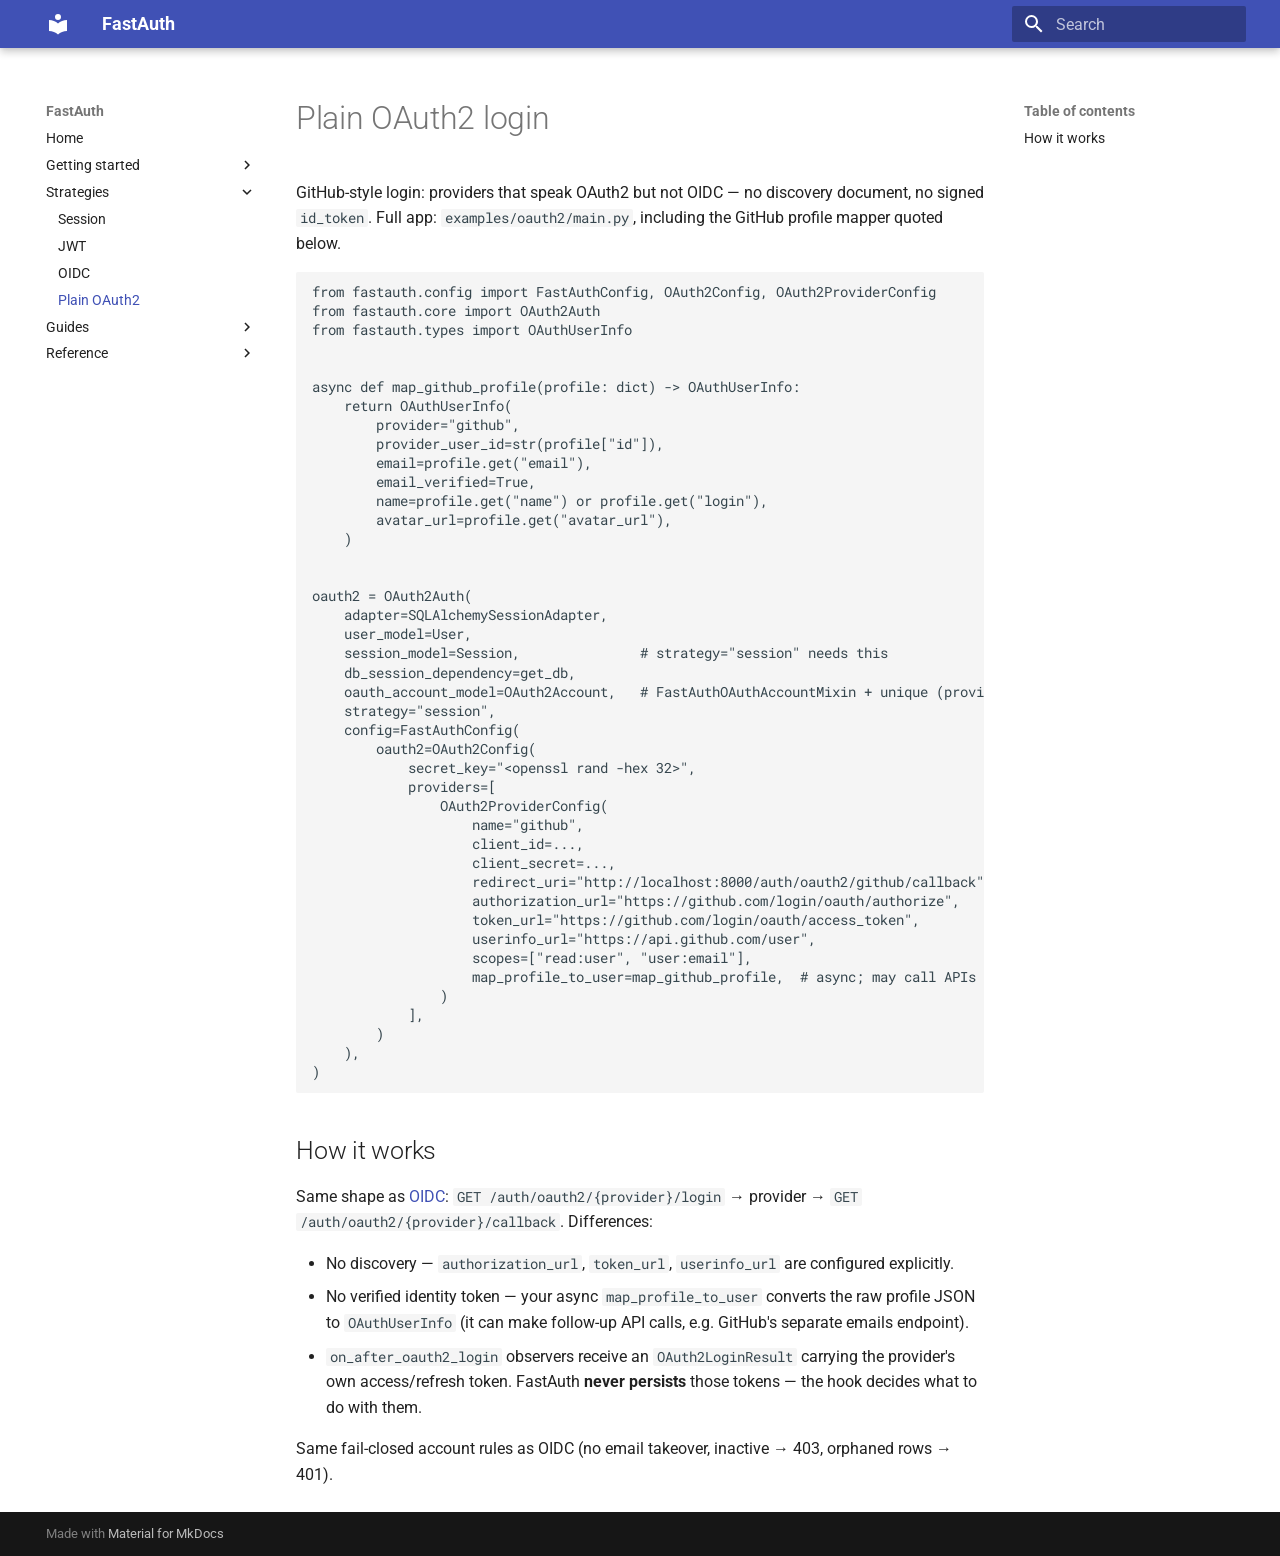
<file: strategies/oauth2/index.html>
<!doctype html>
<html lang="en" class="no-js">
  <head>
    
      <meta charset="utf-8">
      <meta name="viewport" content="width=device-width,initial-scale=1">
      
        <meta name="description" content="Simple, flexible auth for FastAPI.">
      
      
      
      
        <link rel="prev" href="../oidc/">
      
      
        <link rel="next" href="../../guides/adapters/">
      
      
        
      
      
      <link rel="icon" href="../../assets/images/favicon.png">
      <meta name="generator" content="mkdocs-1.6.1, mkdocs-material-9.7.7">
    
    
      
        <title>Plain OAuth2 - FastAuth</title>
      
    
    
      <link rel="stylesheet" href="../../assets/stylesheets/main.ec1eaa64.min.css">
      
      


    
    
      
    
    
      
        
        
        <link rel="preconnect" href="https://fonts.gstatic.com" crossorigin>
        <link rel="stylesheet" href="https://fonts.googleapis.com/css?family=Roboto:300,300i,400,400i,700,700i%7CRoboto+Mono:400,400i,700,700i&display=fallback">
        <style>:root{--md-text-font:"Roboto";--md-code-font:"Roboto Mono"}</style>
      
    
    
    <script>__md_scope=new URL("../..",location),__md_hash=e=>[...e].reduce(((e,_)=>(e<<5)-e+_.charCodeAt(0)),0),__md_get=(e,_=localStorage,t=__md_scope)=>JSON.parse(_.getItem(t.pathname+"."+e)),__md_set=(e,_,t=localStorage,a=__md_scope)=>{try{t.setItem(a.pathname+"."+e,JSON.stringify(_))}catch(e){}}</script>
    
      

    
    
  </head>
  
  
    <body dir="ltr">
  
    
    <input class="md-toggle" data-md-toggle="drawer" type="checkbox" id="__drawer" autocomplete="off">
    <input class="md-toggle" data-md-toggle="search" type="checkbox" id="__search" autocomplete="off">
    <label class="md-overlay" for="__drawer"></label>
    <div data-md-component="skip">
      
        
        <a href="#plain-oauth2-login" class="md-skip">
          Skip to content
        </a>
      
    </div>
    <div data-md-component="announce">
      
    </div>
    
    
      

  

<header class="md-header md-header--shadow" data-md-component="header">
  <nav class="md-header__inner md-grid" aria-label="Header">
    <a href="../.." title="FastAuth" class="md-header__button md-logo" aria-label="FastAuth" data-md-component="logo">
      
  
  <svg xmlns="http://www.w3.org/2000/svg" viewBox="0 0 24 24"><path d="M12 8a3 3 0 0 0 3-3 3 3 0 0 0-3-3 3 3 0 0 0-3 3 3 3 0 0 0 3 3m0 3.54C9.64 9.35 6.5 8 3 8v11c3.5 0 6.64 1.35 9 3.54 2.36-2.19 5.5-3.54 9-3.54V8c-3.5 0-6.64 1.35-9 3.54"/></svg>

    </a>
    <label class="md-header__button md-icon" for="__drawer">
      
      <svg xmlns="http://www.w3.org/2000/svg" viewBox="0 0 24 24"><path d="M3 6h18v2H3zm0 5h18v2H3zm0 5h18v2H3z"/></svg>
    </label>
    <div class="md-header__title" data-md-component="header-title">
      <div class="md-header__ellipsis">
        <div class="md-header__topic">
          <span class="md-ellipsis">
            FastAuth
          </span>
        </div>
        <div class="md-header__topic" data-md-component="header-topic">
          <span class="md-ellipsis">
            
              Plain OAuth2
            
          </span>
        </div>
      </div>
    </div>
    
    
      <script>var palette=__md_get("__palette");if(palette&&palette.color){if("(prefers-color-scheme)"===palette.color.media){var media=matchMedia("(prefers-color-scheme: light)"),input=document.querySelector(media.matches?"[data-md-color-media='(prefers-color-scheme: light)']":"[data-md-color-media='(prefers-color-scheme: dark)']");palette.color.media=input.getAttribute("data-md-color-media"),palette.color.scheme=input.getAttribute("data-md-color-scheme"),palette.color.primary=input.getAttribute("data-md-color-primary"),palette.color.accent=input.getAttribute("data-md-color-accent")}for(var[key,value]of Object.entries(palette.color))document.body.setAttribute("data-md-color-"+key,value)}</script>
    
    
    
      
      
        <label class="md-header__button md-icon" for="__search">
          
          <svg xmlns="http://www.w3.org/2000/svg" viewBox="0 0 24 24"><path d="M9.5 3A6.5 6.5 0 0 1 16 9.5c0 1.61-.59 3.09-1.56 4.23l.27.27h.79l5 5-1.5 1.5-5-5v-.79l-.27-.27A6.52 6.52 0 0 1 9.5 16 6.5 6.5 0 0 1 3 9.5 6.5 6.5 0 0 1 9.5 3m0 2C7 5 5 7 5 9.5S7 14 9.5 14 14 12 14 9.5 12 5 9.5 5"/></svg>
        </label>
        <div class="md-search" data-md-component="search" role="dialog">
  <label class="md-search__overlay" for="__search"></label>
  <div class="md-search__inner" role="search">
    <form class="md-search__form" name="search">
      <input type="text" class="md-search__input" name="query" aria-label="Search" placeholder="Search" autocapitalize="off" autocorrect="off" autocomplete="off" spellcheck="false" data-md-component="search-query" required>
      <label class="md-search__icon md-icon" for="__search">
        
        <svg xmlns="http://www.w3.org/2000/svg" viewBox="0 0 24 24"><path d="M9.5 3A6.5 6.5 0 0 1 16 9.5c0 1.61-.59 3.09-1.56 4.23l.27.27h.79l5 5-1.5 1.5-5-5v-.79l-.27-.27A6.52 6.52 0 0 1 9.5 16 6.5 6.5 0 0 1 3 9.5 6.5 6.5 0 0 1 9.5 3m0 2C7 5 5 7 5 9.5S7 14 9.5 14 14 12 14 9.5 12 5 9.5 5"/></svg>
        
        <svg xmlns="http://www.w3.org/2000/svg" viewBox="0 0 24 24"><path d="M20 11v2H8l5.5 5.5-1.42 1.42L4.16 12l7.92-7.92L13.5 5.5 8 11z"/></svg>
      </label>
      <nav class="md-search__options" aria-label="Search">
        
        <button type="reset" class="md-search__icon md-icon" title="Clear" aria-label="Clear" tabindex="-1">
          
          <svg xmlns="http://www.w3.org/2000/svg" viewBox="0 0 24 24"><path d="M19 6.41 17.59 5 12 10.59 6.41 5 5 6.41 10.59 12 5 17.59 6.41 19 12 13.41 17.59 19 19 17.59 13.41 12z"/></svg>
        </button>
      </nav>
      
    </form>
    <div class="md-search__output">
      <div class="md-search__scrollwrap" tabindex="0" data-md-scrollfix>
        <div class="md-search-result" data-md-component="search-result">
          <div class="md-search-result__meta">
            Initializing search
          </div>
          <ol class="md-search-result__list" role="presentation"></ol>
        </div>
      </div>
    </div>
  </div>
</div>
      
    
    
  </nav>
  
</header>
    
    <div class="md-container" data-md-component="container">
      
      
        
          
        
      
      <main class="md-main" data-md-component="main">
        <div class="md-main__inner md-grid">
          
            
              
              <div class="md-sidebar md-sidebar--primary" data-md-component="sidebar" data-md-type="navigation" >
                <div class="md-sidebar__scrollwrap">
                  <div class="md-sidebar__inner">
                    



<nav class="md-nav md-nav--primary" aria-label="Navigation" data-md-level="0">
  <label class="md-nav__title" for="__drawer">
    <a href="../.." title="FastAuth" class="md-nav__button md-logo" aria-label="FastAuth" data-md-component="logo">
      
  
  <svg xmlns="http://www.w3.org/2000/svg" viewBox="0 0 24 24"><path d="M12 8a3 3 0 0 0 3-3 3 3 0 0 0-3-3 3 3 0 0 0-3 3 3 3 0 0 0 3 3m0 3.54C9.64 9.35 6.5 8 3 8v11c3.5 0 6.64 1.35 9 3.54 2.36-2.19 5.5-3.54 9-3.54V8c-3.5 0-6.64 1.35-9 3.54"/></svg>

    </a>
    FastAuth
  </label>
  
  <ul class="md-nav__list" data-md-scrollfix>
    
      
      
  
  
  
  
    <li class="md-nav__item">
      <a href="../.." class="md-nav__link">
        
  
  
  <span class="md-ellipsis">
    
  
    Home
  

    
  </span>
  
  

      </a>
    </li>
  

    
      
      
  
  
  
  
    
    
    
    
    
    <li class="md-nav__item md-nav__item--nested">
      
        
        
        <input class="md-nav__toggle md-toggle " type="checkbox" id="__nav_2" >
        
          
          <label class="md-nav__link" for="__nav_2" id="__nav_2_label" tabindex="0">
            
  
  
  <span class="md-ellipsis">
    
  
    Getting started
  

    
  </span>
  
  

            <span class="md-nav__icon md-icon"></span>
          </label>
        
        <nav class="md-nav" data-md-level="1" aria-labelledby="__nav_2_label" aria-expanded="false">
          <label class="md-nav__title" for="__nav_2">
            <span class="md-nav__icon md-icon"></span>
            
  
    Getting started
  

          </label>
          <ul class="md-nav__list" data-md-scrollfix>
            
              
                
  
  
  
  
    <li class="md-nav__item">
      <a href="../../getting-started/installation/" class="md-nav__link">
        
  
  
  <span class="md-ellipsis">
    
  
    Installation
  

    
  </span>
  
  

      </a>
    </li>
  

              
            
              
                
  
  
  
  
    <li class="md-nav__item">
      <a href="../../getting-started/quickstart/" class="md-nav__link">
        
  
  
  <span class="md-ellipsis">
    
  
    Quickstart
  

    
  </span>
  
  

      </a>
    </li>
  

              
            
          </ul>
        </nav>
      
    </li>
  

    
      
      
  
  
    
  
  
  
    
    
    
    
    
    <li class="md-nav__item md-nav__item--active md-nav__item--nested">
      
        
        
        <input class="md-nav__toggle md-toggle " type="checkbox" id="__nav_3" checked>
        
          
          <label class="md-nav__link" for="__nav_3" id="__nav_3_label" tabindex="0">
            
  
  
  <span class="md-ellipsis">
    
  
    Strategies
  

    
  </span>
  
  

            <span class="md-nav__icon md-icon"></span>
          </label>
        
        <nav class="md-nav" data-md-level="1" aria-labelledby="__nav_3_label" aria-expanded="true">
          <label class="md-nav__title" for="__nav_3">
            <span class="md-nav__icon md-icon"></span>
            
  
    Strategies
  

          </label>
          <ul class="md-nav__list" data-md-scrollfix>
            
              
                
  
  
  
  
    <li class="md-nav__item">
      <a href="../session/" class="md-nav__link">
        
  
  
  <span class="md-ellipsis">
    
  
    Session
  

    
  </span>
  
  

      </a>
    </li>
  

              
            
              
                
  
  
  
  
    <li class="md-nav__item">
      <a href="../jwt/" class="md-nav__link">
        
  
  
  <span class="md-ellipsis">
    
  
    JWT
  

    
  </span>
  
  

      </a>
    </li>
  

              
            
              
                
  
  
  
  
    <li class="md-nav__item">
      <a href="../oidc/" class="md-nav__link">
        
  
  
  <span class="md-ellipsis">
    
  
    OIDC
  

    
  </span>
  
  

      </a>
    </li>
  

              
            
              
                
  
  
    
  
  
  
    <li class="md-nav__item md-nav__item--active">
      
      <input class="md-nav__toggle md-toggle" type="checkbox" id="__toc">
      
      
        
      
      
        <label class="md-nav__link md-nav__link--active" for="__toc">
          
  
  
  <span class="md-ellipsis">
    
  
    Plain OAuth2
  

    
  </span>
  
  

          <span class="md-nav__icon md-icon"></span>
        </label>
      
      <a href="./" class="md-nav__link md-nav__link--active">
        
  
  
  <span class="md-ellipsis">
    
  
    Plain OAuth2
  

    
  </span>
  
  

      </a>
      
        

<nav class="md-nav md-nav--secondary" aria-label="Table of contents">
  
  
  
    
  
  
    <label class="md-nav__title" for="__toc">
      <span class="md-nav__icon md-icon"></span>
      Table of contents
    </label>
    <ul class="md-nav__list" data-md-component="toc" data-md-scrollfix>
      
        <li class="md-nav__item">
  <a href="#how-it-works" class="md-nav__link">
    <span class="md-ellipsis">
      
        How it works
      
    </span>
  </a>
  
</li>
      
    </ul>
  
</nav>
      
    </li>
  

              
            
          </ul>
        </nav>
      
    </li>
  

    
      
      
  
  
  
  
    
    
    
    
    
    <li class="md-nav__item md-nav__item--nested">
      
        
        
        <input class="md-nav__toggle md-toggle " type="checkbox" id="__nav_4" >
        
          
          <label class="md-nav__link" for="__nav_4" id="__nav_4_label" tabindex="0">
            
  
  
  <span class="md-ellipsis">
    
  
    Guides
  

    
  </span>
  
  

            <span class="md-nav__icon md-icon"></span>
          </label>
        
        <nav class="md-nav" data-md-level="1" aria-labelledby="__nav_4_label" aria-expanded="false">
          <label class="md-nav__title" for="__nav_4">
            <span class="md-nav__icon md-icon"></span>
            
  
    Guides
  

          </label>
          <ul class="md-nav__list" data-md-scrollfix>
            
              
                
  
  
  
  
    <li class="md-nav__item">
      <a href="../../guides/adapters/" class="md-nav__link">
        
  
  
  <span class="md-ellipsis">
    
  
    Custom adapters
  

    
  </span>
  
  

      </a>
    </li>
  

              
            
              
                
  
  
  
  
    <li class="md-nav__item">
      <a href="../../guides/hooks/" class="md-nav__link">
        
  
  
  <span class="md-ellipsis">
    
  
    Hooks
  

    
  </span>
  
  

      </a>
    </li>
  

              
            
              
                
  
  
  
  
    <li class="md-nav__item">
      <a href="../../guides/rate-limiting/" class="md-nav__link">
        
  
  
  <span class="md-ellipsis">
    
  
    Rate limiting
  

    
  </span>
  
  

      </a>
    </li>
  

              
            
              
                
  
  
  
  
    <li class="md-nav__item">
      <a href="../../guides/config/" class="md-nav__link">
        
  
  
  <span class="md-ellipsis">
    
  
    Config reference
  

    
  </span>
  
  

      </a>
    </li>
  

              
            
          </ul>
        </nav>
      
    </li>
  

    
      
      
  
  
  
  
    
    
    
    
    
    <li class="md-nav__item md-nav__item--nested">
      
        
        
        <input class="md-nav__toggle md-toggle " type="checkbox" id="__nav_5" >
        
          
          <label class="md-nav__link" for="__nav_5" id="__nav_5_label" tabindex="0">
            
  
  
  <span class="md-ellipsis">
    
  
    Reference
  

    
  </span>
  
  

            <span class="md-nav__icon md-icon"></span>
          </label>
        
        <nav class="md-nav" data-md-level="1" aria-labelledby="__nav_5_label" aria-expanded="false">
          <label class="md-nav__title" for="__nav_5">
            <span class="md-nav__icon md-icon"></span>
            
  
    Reference
  

          </label>
          <ul class="md-nav__list" data-md-scrollfix>
            
              
                
  
  
  
  
    <li class="md-nav__item">
      <a href="../../reference/api/" class="md-nav__link">
        
  
  
  <span class="md-ellipsis">
    
  
    API
  

    
  </span>
  
  

      </a>
    </li>
  

              
            
          </ul>
        </nav>
      
    </li>
  

    
  </ul>
</nav>
                  </div>
                </div>
              </div>
            
            
              
              <div class="md-sidebar md-sidebar--secondary" data-md-component="sidebar" data-md-type="toc" >
                <div class="md-sidebar__scrollwrap">
                  <div class="md-sidebar__inner">
                    

<nav class="md-nav md-nav--secondary" aria-label="Table of contents">
  
  
  
    
  
  
    <label class="md-nav__title" for="__toc">
      <span class="md-nav__icon md-icon"></span>
      Table of contents
    </label>
    <ul class="md-nav__list" data-md-component="toc" data-md-scrollfix>
      
        <li class="md-nav__item">
  <a href="#how-it-works" class="md-nav__link">
    <span class="md-ellipsis">
      
        How it works
      
    </span>
  </a>
  
</li>
      
    </ul>
  
</nav>
                  </div>
                </div>
              </div>
            
          
          
            <div class="md-content" data-md-component="content">
              
              <article class="md-content__inner md-typeset">
                
                  



<h1 id="plain-oauth2-login">Plain OAuth2 login</h1>
<p>GitHub-style login: providers that speak OAuth2 but not OIDC — no discovery document, no signed <code>id_token</code>. Full app: <code>examples/oauth2/main.py</code>, including the GitHub profile mapper quoted below.</p>
<pre><code class="language-python">from fastauth.config import FastAuthConfig, OAuth2Config, OAuth2ProviderConfig
from fastauth.core import OAuth2Auth
from fastauth.types import OAuthUserInfo


async def map_github_profile(profile: dict) -&gt; OAuthUserInfo:
    return OAuthUserInfo(
        provider=&quot;github&quot;,
        provider_user_id=str(profile[&quot;id&quot;]),
        email=profile.get(&quot;email&quot;),
        email_verified=True,
        name=profile.get(&quot;name&quot;) or profile.get(&quot;login&quot;),
        avatar_url=profile.get(&quot;avatar_url&quot;),
    )


oauth2 = OAuth2Auth(
    adapter=SQLAlchemySessionAdapter,
    user_model=User,
    session_model=Session,               # strategy=&quot;session&quot; needs this
    db_session_dependency=get_db,
    oauth_account_model=OAuth2Account,   # FastAuthOAuthAccountMixin + unique (provider, provider_user_id)
    strategy=&quot;session&quot;,
    config=FastAuthConfig(
        oauth2=OAuth2Config(
            secret_key=&quot;&lt;openssl rand -hex 32&gt;&quot;,
            providers=[
                OAuth2ProviderConfig(
                    name=&quot;github&quot;,
                    client_id=...,
                    client_secret=...,
                    redirect_uri=&quot;http://localhost:8000/auth/oauth2/github/callback&quot;,
                    authorization_url=&quot;https://github.com/login/oauth/authorize&quot;,
                    token_url=&quot;https://github.com/login/oauth/access_token&quot;,
                    userinfo_url=&quot;https://api.github.com/user&quot;,
                    scopes=[&quot;read:user&quot;, &quot;user:email&quot;],
                    map_profile_to_user=map_github_profile,  # async; may call APIs
                )
            ],
        )
    ),
)
</code></pre>
<h2 id="how-it-works">How it works</h2>
<p>Same shape as <a href="../oidc/">OIDC</a>: <code>GET /auth/oauth2/{provider}/login</code> → provider → <code>GET /auth/oauth2/{provider}/callback</code>. Differences:</p>
<ul>
<li>No discovery — <code>authorization_url</code>, <code>token_url</code>, <code>userinfo_url</code> are configured explicitly.</li>
<li>No verified identity token — your async <code>map_profile_to_user</code> converts the raw profile JSON to <code>OAuthUserInfo</code> (it can make follow-up API calls, e.g. GitHub's separate emails endpoint).</li>
<li><code>on_after_oauth2_login</code> observers receive an <code>OAuth2LoginResult</code> carrying the provider's own access/refresh token. FastAuth <strong>never persists</strong> those tokens — the hook decides what to do with them.</li>
</ul>
<p>Same fail-closed account rules as OIDC (no email takeover, inactive → 403, orphaned rows → 401).</p>












                
              </article>
            </div>
          
          
<script>var target=document.getElementById(location.hash.slice(1));target&&target.name&&(target.checked=target.name.startsWith("__tabbed_"))</script>
        </div>
        
      </main>
      
        <footer class="md-footer">
  
  <div class="md-footer-meta md-typeset">
    <div class="md-footer-meta__inner md-grid">
      <div class="md-copyright">
  
  
    Made with
    <a href="https://squidfunk.github.io/mkdocs-material/" target="_blank" rel="noopener">
      Material for MkDocs
    </a>
  
</div>
      
    </div>
  </div>
</footer>
      
    </div>
    <div class="md-dialog" data-md-component="dialog">
      <div class="md-dialog__inner md-typeset"></div>
    </div>
    
    
    
      
      
      <script id="__config" type="application/json">{"annotate": null, "base": "../..", "features": [], "search": "../../assets/javascripts/workers/search.2c215733.min.js", "tags": null, "translations": {"clipboard.copied": "Copied to clipboard", "clipboard.copy": "Copy to clipboard", "search.result.more.one": "1 more on this page", "search.result.more.other": "# more on this page", "search.result.none": "No matching documents", "search.result.one": "1 matching document", "search.result.other": "# matching documents", "search.result.placeholder": "Type to start searching", "search.result.term.missing": "Missing", "select.version": "Select version"}, "version": null}</script>
    
    
      <script src="../../assets/javascripts/bundle.d7400e89.min.js"></script>
      
    
  </body>
</html>
</file>
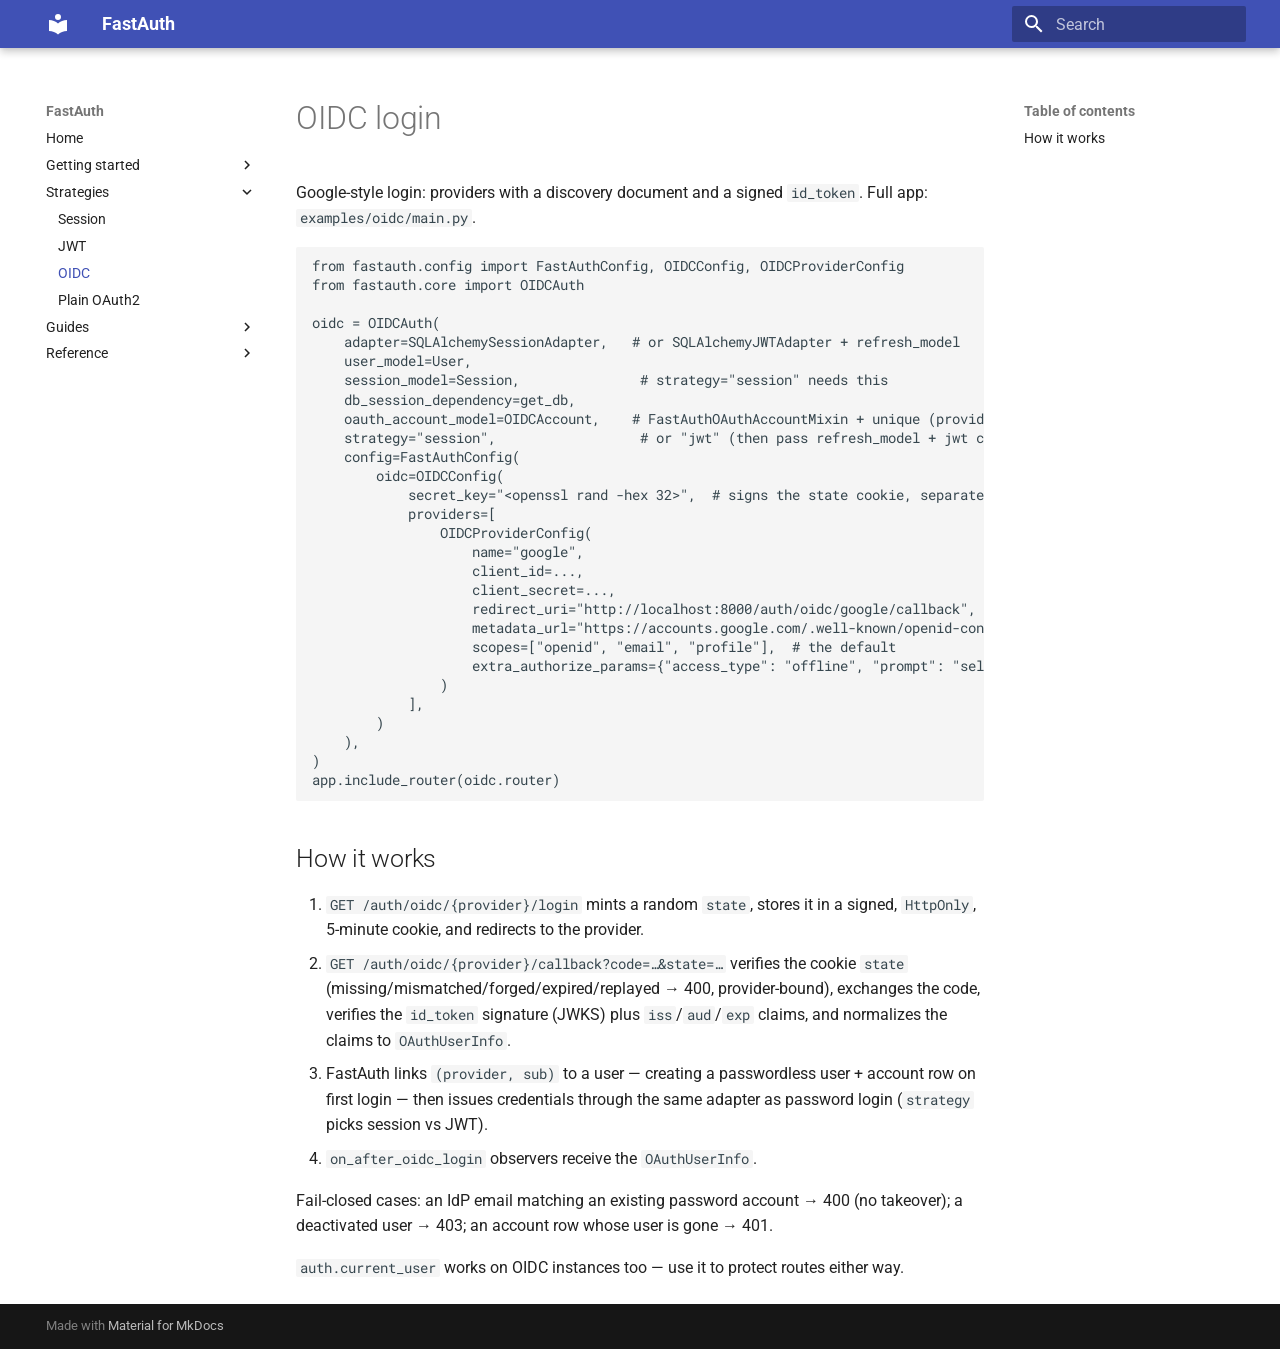
<file: strategies/oidc/index.html>
<!doctype html>
<html lang="en" class="no-js">
  <head>
    
      <meta charset="utf-8">
      <meta name="viewport" content="width=device-width,initial-scale=1">
      
        <meta name="description" content="Simple, flexible auth for FastAPI.">
      
      
      
      
        <link rel="prev" href="../jwt/">
      
      
        <link rel="next" href="../oauth2/">
      
      
        
      
      
      <link rel="icon" href="../../assets/images/favicon.png">
      <meta name="generator" content="mkdocs-1.6.1, mkdocs-material-9.7.7">
    
    
      
        <title>OIDC - FastAuth</title>
      
    
    
      <link rel="stylesheet" href="../../assets/stylesheets/main.ec1eaa64.min.css">
      
      


    
    
      
    
    
      
        
        
        <link rel="preconnect" href="https://fonts.gstatic.com" crossorigin>
        <link rel="stylesheet" href="https://fonts.googleapis.com/css?family=Roboto:300,300i,400,400i,700,700i%7CRoboto+Mono:400,400i,700,700i&display=fallback">
        <style>:root{--md-text-font:"Roboto";--md-code-font:"Roboto Mono"}</style>
      
    
    
    <script>__md_scope=new URL("../..",location),__md_hash=e=>[...e].reduce(((e,_)=>(e<<5)-e+_.charCodeAt(0)),0),__md_get=(e,_=localStorage,t=__md_scope)=>JSON.parse(_.getItem(t.pathname+"."+e)),__md_set=(e,_,t=localStorage,a=__md_scope)=>{try{t.setItem(a.pathname+"."+e,JSON.stringify(_))}catch(e){}}</script>
    
      

    
    
  </head>
  
  
    <body dir="ltr">
  
    
    <input class="md-toggle" data-md-toggle="drawer" type="checkbox" id="__drawer" autocomplete="off">
    <input class="md-toggle" data-md-toggle="search" type="checkbox" id="__search" autocomplete="off">
    <label class="md-overlay" for="__drawer"></label>
    <div data-md-component="skip">
      
        
        <a href="#oidc-login" class="md-skip">
          Skip to content
        </a>
      
    </div>
    <div data-md-component="announce">
      
    </div>
    
    
      

  

<header class="md-header md-header--shadow" data-md-component="header">
  <nav class="md-header__inner md-grid" aria-label="Header">
    <a href="../.." title="FastAuth" class="md-header__button md-logo" aria-label="FastAuth" data-md-component="logo">
      
  
  <svg xmlns="http://www.w3.org/2000/svg" viewBox="0 0 24 24"><path d="M12 8a3 3 0 0 0 3-3 3 3 0 0 0-3-3 3 3 0 0 0-3 3 3 3 0 0 0 3 3m0 3.54C9.64 9.35 6.5 8 3 8v11c3.5 0 6.64 1.35 9 3.54 2.36-2.19 5.5-3.54 9-3.54V8c-3.5 0-6.64 1.35-9 3.54"/></svg>

    </a>
    <label class="md-header__button md-icon" for="__drawer">
      
      <svg xmlns="http://www.w3.org/2000/svg" viewBox="0 0 24 24"><path d="M3 6h18v2H3zm0 5h18v2H3zm0 5h18v2H3z"/></svg>
    </label>
    <div class="md-header__title" data-md-component="header-title">
      <div class="md-header__ellipsis">
        <div class="md-header__topic">
          <span class="md-ellipsis">
            FastAuth
          </span>
        </div>
        <div class="md-header__topic" data-md-component="header-topic">
          <span class="md-ellipsis">
            
              OIDC
            
          </span>
        </div>
      </div>
    </div>
    
    
      <script>var palette=__md_get("__palette");if(palette&&palette.color){if("(prefers-color-scheme)"===palette.color.media){var media=matchMedia("(prefers-color-scheme: light)"),input=document.querySelector(media.matches?"[data-md-color-media='(prefers-color-scheme: light)']":"[data-md-color-media='(prefers-color-scheme: dark)']");palette.color.media=input.getAttribute("data-md-color-media"),palette.color.scheme=input.getAttribute("data-md-color-scheme"),palette.color.primary=input.getAttribute("data-md-color-primary"),palette.color.accent=input.getAttribute("data-md-color-accent")}for(var[key,value]of Object.entries(palette.color))document.body.setAttribute("data-md-color-"+key,value)}</script>
    
    
    
      
      
        <label class="md-header__button md-icon" for="__search">
          
          <svg xmlns="http://www.w3.org/2000/svg" viewBox="0 0 24 24"><path d="M9.5 3A6.5 6.5 0 0 1 16 9.5c0 1.61-.59 3.09-1.56 4.23l.27.27h.79l5 5-1.5 1.5-5-5v-.79l-.27-.27A6.52 6.52 0 0 1 9.5 16 6.5 6.5 0 0 1 3 9.5 6.5 6.5 0 0 1 9.5 3m0 2C7 5 5 7 5 9.5S7 14 9.5 14 14 12 14 9.5 12 5 9.5 5"/></svg>
        </label>
        <div class="md-search" data-md-component="search" role="dialog">
  <label class="md-search__overlay" for="__search"></label>
  <div class="md-search__inner" role="search">
    <form class="md-search__form" name="search">
      <input type="text" class="md-search__input" name="query" aria-label="Search" placeholder="Search" autocapitalize="off" autocorrect="off" autocomplete="off" spellcheck="false" data-md-component="search-query" required>
      <label class="md-search__icon md-icon" for="__search">
        
        <svg xmlns="http://www.w3.org/2000/svg" viewBox="0 0 24 24"><path d="M9.5 3A6.5 6.5 0 0 1 16 9.5c0 1.61-.59 3.09-1.56 4.23l.27.27h.79l5 5-1.5 1.5-5-5v-.79l-.27-.27A6.52 6.52 0 0 1 9.5 16 6.5 6.5 0 0 1 3 9.5 6.5 6.5 0 0 1 9.5 3m0 2C7 5 5 7 5 9.5S7 14 9.5 14 14 12 14 9.5 12 5 9.5 5"/></svg>
        
        <svg xmlns="http://www.w3.org/2000/svg" viewBox="0 0 24 24"><path d="M20 11v2H8l5.5 5.5-1.42 1.42L4.16 12l7.92-7.92L13.5 5.5 8 11z"/></svg>
      </label>
      <nav class="md-search__options" aria-label="Search">
        
        <button type="reset" class="md-search__icon md-icon" title="Clear" aria-label="Clear" tabindex="-1">
          
          <svg xmlns="http://www.w3.org/2000/svg" viewBox="0 0 24 24"><path d="M19 6.41 17.59 5 12 10.59 6.41 5 5 6.41 10.59 12 5 17.59 6.41 19 12 13.41 17.59 19 19 17.59 13.41 12z"/></svg>
        </button>
      </nav>
      
    </form>
    <div class="md-search__output">
      <div class="md-search__scrollwrap" tabindex="0" data-md-scrollfix>
        <div class="md-search-result" data-md-component="search-result">
          <div class="md-search-result__meta">
            Initializing search
          </div>
          <ol class="md-search-result__list" role="presentation"></ol>
        </div>
      </div>
    </div>
  </div>
</div>
      
    
    
  </nav>
  
</header>
    
    <div class="md-container" data-md-component="container">
      
      
        
          
        
      
      <main class="md-main" data-md-component="main">
        <div class="md-main__inner md-grid">
          
            
              
              <div class="md-sidebar md-sidebar--primary" data-md-component="sidebar" data-md-type="navigation" >
                <div class="md-sidebar__scrollwrap">
                  <div class="md-sidebar__inner">
                    



<nav class="md-nav md-nav--primary" aria-label="Navigation" data-md-level="0">
  <label class="md-nav__title" for="__drawer">
    <a href="../.." title="FastAuth" class="md-nav__button md-logo" aria-label="FastAuth" data-md-component="logo">
      
  
  <svg xmlns="http://www.w3.org/2000/svg" viewBox="0 0 24 24"><path d="M12 8a3 3 0 0 0 3-3 3 3 0 0 0-3-3 3 3 0 0 0-3 3 3 3 0 0 0 3 3m0 3.54C9.64 9.35 6.5 8 3 8v11c3.5 0 6.64 1.35 9 3.54 2.36-2.19 5.5-3.54 9-3.54V8c-3.5 0-6.64 1.35-9 3.54"/></svg>

    </a>
    FastAuth
  </label>
  
  <ul class="md-nav__list" data-md-scrollfix>
    
      
      
  
  
  
  
    <li class="md-nav__item">
      <a href="../.." class="md-nav__link">
        
  
  
  <span class="md-ellipsis">
    
  
    Home
  

    
  </span>
  
  

      </a>
    </li>
  

    
      
      
  
  
  
  
    
    
    
    
    
    <li class="md-nav__item md-nav__item--nested">
      
        
        
        <input class="md-nav__toggle md-toggle " type="checkbox" id="__nav_2" >
        
          
          <label class="md-nav__link" for="__nav_2" id="__nav_2_label" tabindex="0">
            
  
  
  <span class="md-ellipsis">
    
  
    Getting started
  

    
  </span>
  
  

            <span class="md-nav__icon md-icon"></span>
          </label>
        
        <nav class="md-nav" data-md-level="1" aria-labelledby="__nav_2_label" aria-expanded="false">
          <label class="md-nav__title" for="__nav_2">
            <span class="md-nav__icon md-icon"></span>
            
  
    Getting started
  

          </label>
          <ul class="md-nav__list" data-md-scrollfix>
            
              
                
  
  
  
  
    <li class="md-nav__item">
      <a href="../../getting-started/installation/" class="md-nav__link">
        
  
  
  <span class="md-ellipsis">
    
  
    Installation
  

    
  </span>
  
  

      </a>
    </li>
  

              
            
              
                
  
  
  
  
    <li class="md-nav__item">
      <a href="../../getting-started/quickstart/" class="md-nav__link">
        
  
  
  <span class="md-ellipsis">
    
  
    Quickstart
  

    
  </span>
  
  

      </a>
    </li>
  

              
            
          </ul>
        </nav>
      
    </li>
  

    
      
      
  
  
    
  
  
  
    
    
    
    
    
    <li class="md-nav__item md-nav__item--active md-nav__item--nested">
      
        
        
        <input class="md-nav__toggle md-toggle " type="checkbox" id="__nav_3" checked>
        
          
          <label class="md-nav__link" for="__nav_3" id="__nav_3_label" tabindex="0">
            
  
  
  <span class="md-ellipsis">
    
  
    Strategies
  

    
  </span>
  
  

            <span class="md-nav__icon md-icon"></span>
          </label>
        
        <nav class="md-nav" data-md-level="1" aria-labelledby="__nav_3_label" aria-expanded="true">
          <label class="md-nav__title" for="__nav_3">
            <span class="md-nav__icon md-icon"></span>
            
  
    Strategies
  

          </label>
          <ul class="md-nav__list" data-md-scrollfix>
            
              
                
  
  
  
  
    <li class="md-nav__item">
      <a href="../session/" class="md-nav__link">
        
  
  
  <span class="md-ellipsis">
    
  
    Session
  

    
  </span>
  
  

      </a>
    </li>
  

              
            
              
                
  
  
  
  
    <li class="md-nav__item">
      <a href="../jwt/" class="md-nav__link">
        
  
  
  <span class="md-ellipsis">
    
  
    JWT
  

    
  </span>
  
  

      </a>
    </li>
  

              
            
              
                
  
  
    
  
  
  
    <li class="md-nav__item md-nav__item--active">
      
      <input class="md-nav__toggle md-toggle" type="checkbox" id="__toc">
      
      
        
      
      
        <label class="md-nav__link md-nav__link--active" for="__toc">
          
  
  
  <span class="md-ellipsis">
    
  
    OIDC
  

    
  </span>
  
  

          <span class="md-nav__icon md-icon"></span>
        </label>
      
      <a href="./" class="md-nav__link md-nav__link--active">
        
  
  
  <span class="md-ellipsis">
    
  
    OIDC
  

    
  </span>
  
  

      </a>
      
        

<nav class="md-nav md-nav--secondary" aria-label="Table of contents">
  
  
  
    
  
  
    <label class="md-nav__title" for="__toc">
      <span class="md-nav__icon md-icon"></span>
      Table of contents
    </label>
    <ul class="md-nav__list" data-md-component="toc" data-md-scrollfix>
      
        <li class="md-nav__item">
  <a href="#how-it-works" class="md-nav__link">
    <span class="md-ellipsis">
      
        How it works
      
    </span>
  </a>
  
</li>
      
    </ul>
  
</nav>
      
    </li>
  

              
            
              
                
  
  
  
  
    <li class="md-nav__item">
      <a href="../oauth2/" class="md-nav__link">
        
  
  
  <span class="md-ellipsis">
    
  
    Plain OAuth2
  

    
  </span>
  
  

      </a>
    </li>
  

              
            
          </ul>
        </nav>
      
    </li>
  

    
      
      
  
  
  
  
    
    
    
    
    
    <li class="md-nav__item md-nav__item--nested">
      
        
        
        <input class="md-nav__toggle md-toggle " type="checkbox" id="__nav_4" >
        
          
          <label class="md-nav__link" for="__nav_4" id="__nav_4_label" tabindex="0">
            
  
  
  <span class="md-ellipsis">
    
  
    Guides
  

    
  </span>
  
  

            <span class="md-nav__icon md-icon"></span>
          </label>
        
        <nav class="md-nav" data-md-level="1" aria-labelledby="__nav_4_label" aria-expanded="false">
          <label class="md-nav__title" for="__nav_4">
            <span class="md-nav__icon md-icon"></span>
            
  
    Guides
  

          </label>
          <ul class="md-nav__list" data-md-scrollfix>
            
              
                
  
  
  
  
    <li class="md-nav__item">
      <a href="../../guides/adapters/" class="md-nav__link">
        
  
  
  <span class="md-ellipsis">
    
  
    Custom adapters
  

    
  </span>
  
  

      </a>
    </li>
  

              
            
              
                
  
  
  
  
    <li class="md-nav__item">
      <a href="../../guides/hooks/" class="md-nav__link">
        
  
  
  <span class="md-ellipsis">
    
  
    Hooks
  

    
  </span>
  
  

      </a>
    </li>
  

              
            
              
                
  
  
  
  
    <li class="md-nav__item">
      <a href="../../guides/rate-limiting/" class="md-nav__link">
        
  
  
  <span class="md-ellipsis">
    
  
    Rate limiting
  

    
  </span>
  
  

      </a>
    </li>
  

              
            
              
                
  
  
  
  
    <li class="md-nav__item">
      <a href="../../guides/config/" class="md-nav__link">
        
  
  
  <span class="md-ellipsis">
    
  
    Config reference
  

    
  </span>
  
  

      </a>
    </li>
  

              
            
          </ul>
        </nav>
      
    </li>
  

    
      
      
  
  
  
  
    
    
    
    
    
    <li class="md-nav__item md-nav__item--nested">
      
        
        
        <input class="md-nav__toggle md-toggle " type="checkbox" id="__nav_5" >
        
          
          <label class="md-nav__link" for="__nav_5" id="__nav_5_label" tabindex="0">
            
  
  
  <span class="md-ellipsis">
    
  
    Reference
  

    
  </span>
  
  

            <span class="md-nav__icon md-icon"></span>
          </label>
        
        <nav class="md-nav" data-md-level="1" aria-labelledby="__nav_5_label" aria-expanded="false">
          <label class="md-nav__title" for="__nav_5">
            <span class="md-nav__icon md-icon"></span>
            
  
    Reference
  

          </label>
          <ul class="md-nav__list" data-md-scrollfix>
            
              
                
  
  
  
  
    <li class="md-nav__item">
      <a href="../../reference/api/" class="md-nav__link">
        
  
  
  <span class="md-ellipsis">
    
  
    API
  

    
  </span>
  
  

      </a>
    </li>
  

              
            
          </ul>
        </nav>
      
    </li>
  

    
  </ul>
</nav>
                  </div>
                </div>
              </div>
            
            
              
              <div class="md-sidebar md-sidebar--secondary" data-md-component="sidebar" data-md-type="toc" >
                <div class="md-sidebar__scrollwrap">
                  <div class="md-sidebar__inner">
                    

<nav class="md-nav md-nav--secondary" aria-label="Table of contents">
  
  
  
    
  
  
    <label class="md-nav__title" for="__toc">
      <span class="md-nav__icon md-icon"></span>
      Table of contents
    </label>
    <ul class="md-nav__list" data-md-component="toc" data-md-scrollfix>
      
        <li class="md-nav__item">
  <a href="#how-it-works" class="md-nav__link">
    <span class="md-ellipsis">
      
        How it works
      
    </span>
  </a>
  
</li>
      
    </ul>
  
</nav>
                  </div>
                </div>
              </div>
            
          
          
            <div class="md-content" data-md-component="content">
              
              <article class="md-content__inner md-typeset">
                
                  



<h1 id="oidc-login">OIDC login</h1>
<p>Google-style login: providers with a discovery document and a signed <code>id_token</code>. Full app: <code>examples/oidc/main.py</code>.</p>
<pre><code class="language-python">from fastauth.config import FastAuthConfig, OIDCConfig, OIDCProviderConfig
from fastauth.core import OIDCAuth

oidc = OIDCAuth(
    adapter=SQLAlchemySessionAdapter,   # or SQLAlchemyJWTAdapter + refresh_model
    user_model=User,
    session_model=Session,               # strategy=&quot;session&quot; needs this
    db_session_dependency=get_db,
    oauth_account_model=OIDCAccount,    # FastAuthOAuthAccountMixin + unique (provider, provider_user_id)
    strategy=&quot;session&quot;,                  # or &quot;jwt&quot; (then pass refresh_model + jwt config)
    config=FastAuthConfig(
        oidc=OIDCConfig(
            secret_key=&quot;&lt;openssl rand -hex 32&gt;&quot;,  # signs the state cookie, separate from jwt.secret_key
            providers=[
                OIDCProviderConfig(
                    name=&quot;google&quot;,
                    client_id=...,
                    client_secret=...,
                    redirect_uri=&quot;http://localhost:8000/auth/oidc/google/callback&quot;,
                    metadata_url=&quot;https://accounts.google.com/.well-known/openid-configuration&quot;,
                    scopes=[&quot;openid&quot;, &quot;email&quot;, &quot;profile&quot;],  # the default
                    extra_authorize_params={&quot;access_type&quot;: &quot;offline&quot;, &quot;prompt&quot;: &quot;select_account&quot;},
                )
            ],
        )
    ),
)
app.include_router(oidc.router)
</code></pre>
<h2 id="how-it-works">How it works</h2>
<ol>
<li><code>GET /auth/oidc/{provider}/login</code> mints a random <code>state</code>, stores it in a signed, <code>HttpOnly</code>, 5-minute cookie, and redirects to the provider.</li>
<li><code>GET /auth/oidc/{provider}/callback?code=…&amp;state=…</code> verifies the cookie <code>state</code> (missing/mismatched/forged/expired/replayed → 400, provider-bound), exchanges the code, verifies the <code>id_token</code> signature (JWKS) plus <code>iss</code>/<code>aud</code>/<code>exp</code> claims, and normalizes the claims to <code>OAuthUserInfo</code>.</li>
<li>FastAuth links <code>(provider, sub)</code> to a user — creating a passwordless user + account row on first login — then issues credentials through the same adapter as password login (<code>strategy</code> picks session vs JWT).</li>
<li><code>on_after_oidc_login</code> observers receive the <code>OAuthUserInfo</code>.</li>
</ol>
<p>Fail-closed cases: an IdP email matching an existing password account → 400 (no takeover); a deactivated user → 403; an account row whose user is gone → 401.</p>
<p><code>auth.current_user</code> works on OIDC instances too — use it to protect routes either way.</p>












                
              </article>
            </div>
          
          
<script>var target=document.getElementById(location.hash.slice(1));target&&target.name&&(target.checked=target.name.startsWith("__tabbed_"))</script>
        </div>
        
      </main>
      
        <footer class="md-footer">
  
  <div class="md-footer-meta md-typeset">
    <div class="md-footer-meta__inner md-grid">
      <div class="md-copyright">
  
  
    Made with
    <a href="https://squidfunk.github.io/mkdocs-material/" target="_blank" rel="noopener">
      Material for MkDocs
    </a>
  
</div>
      
    </div>
  </div>
</footer>
      
    </div>
    <div class="md-dialog" data-md-component="dialog">
      <div class="md-dialog__inner md-typeset"></div>
    </div>
    
    
    
      
      
      <script id="__config" type="application/json">{"annotate": null, "base": "../..", "features": [], "search": "../../assets/javascripts/workers/search.2c215733.min.js", "tags": null, "translations": {"clipboard.copied": "Copied to clipboard", "clipboard.copy": "Copy to clipboard", "search.result.more.one": "1 more on this page", "search.result.more.other": "# more on this page", "search.result.none": "No matching documents", "search.result.one": "1 matching document", "search.result.other": "# matching documents", "search.result.placeholder": "Type to start searching", "search.result.term.missing": "Missing", "select.version": "Select version"}, "version": null}</script>
    
    
      <script src="../../assets/javascripts/bundle.d7400e89.min.js"></script>
      
    
  </body>
</html>
</file>
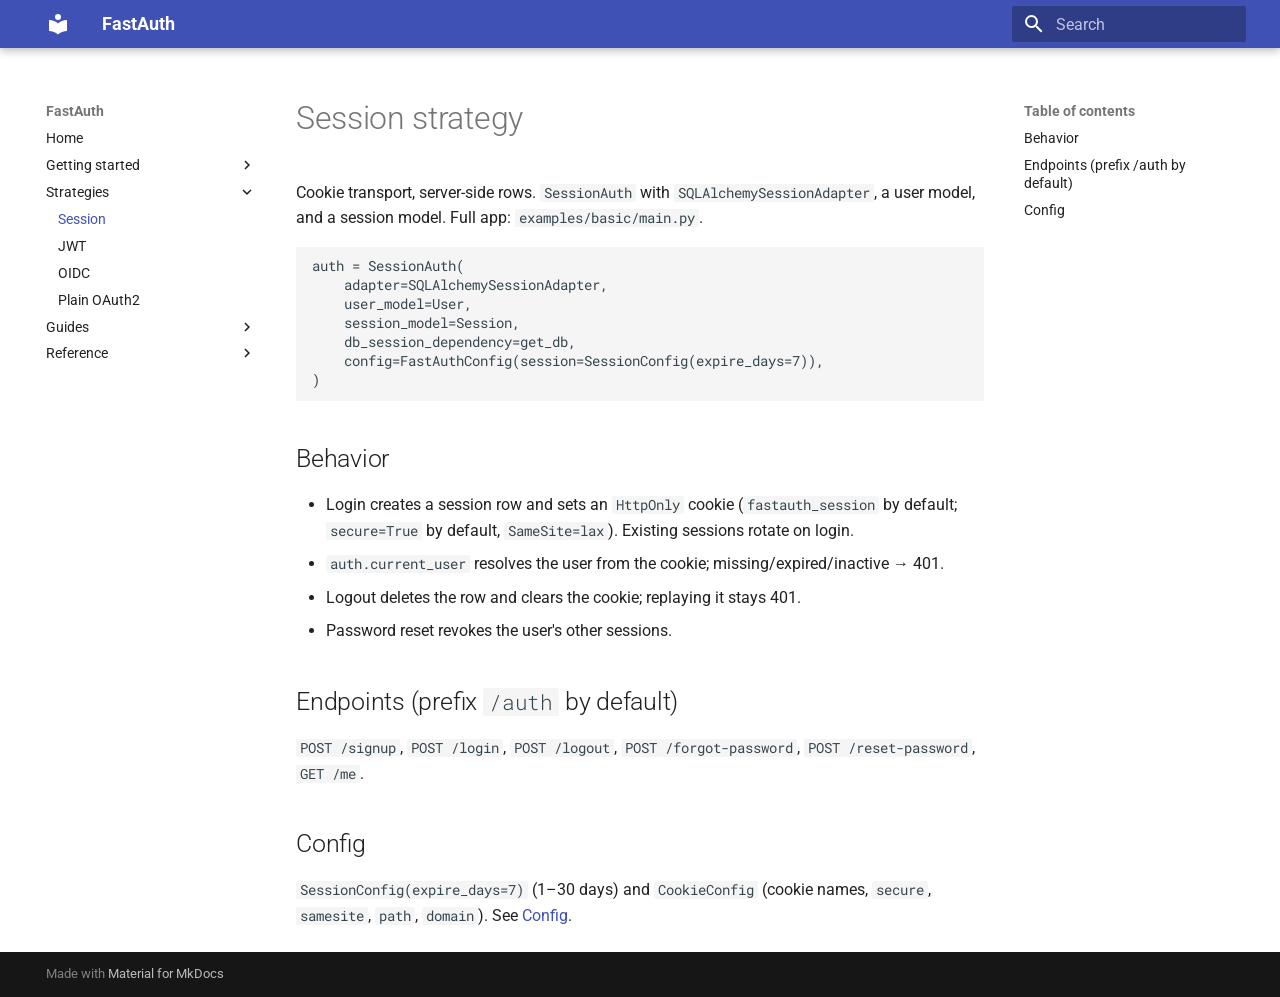
<file: strategies/session/index.html>
<!doctype html>
<html lang="en" class="no-js">
  <head>
    
      <meta charset="utf-8">
      <meta name="viewport" content="width=device-width,initial-scale=1">
      
        <meta name="description" content="Simple, flexible auth for FastAPI.">
      
      
      
      
        <link rel="prev" href="../../getting-started/quickstart/">
      
      
        <link rel="next" href="../jwt/">
      
      
        
      
      
      <link rel="icon" href="../../assets/images/favicon.png">
      <meta name="generator" content="mkdocs-1.6.1, mkdocs-material-9.7.7">
    
    
      
        <title>Session - FastAuth</title>
      
    
    
      <link rel="stylesheet" href="../../assets/stylesheets/main.ec1eaa64.min.css">
      
      


    
    
      
    
    
      
        
        
        <link rel="preconnect" href="https://fonts.gstatic.com" crossorigin>
        <link rel="stylesheet" href="https://fonts.googleapis.com/css?family=Roboto:300,300i,400,400i,700,700i%7CRoboto+Mono:400,400i,700,700i&display=fallback">
        <style>:root{--md-text-font:"Roboto";--md-code-font:"Roboto Mono"}</style>
      
    
    
    <script>__md_scope=new URL("../..",location),__md_hash=e=>[...e].reduce(((e,_)=>(e<<5)-e+_.charCodeAt(0)),0),__md_get=(e,_=localStorage,t=__md_scope)=>JSON.parse(_.getItem(t.pathname+"."+e)),__md_set=(e,_,t=localStorage,a=__md_scope)=>{try{t.setItem(a.pathname+"."+e,JSON.stringify(_))}catch(e){}}</script>
    
      

    
    
  </head>
  
  
    <body dir="ltr">
  
    
    <input class="md-toggle" data-md-toggle="drawer" type="checkbox" id="__drawer" autocomplete="off">
    <input class="md-toggle" data-md-toggle="search" type="checkbox" id="__search" autocomplete="off">
    <label class="md-overlay" for="__drawer"></label>
    <div data-md-component="skip">
      
        
        <a href="#session-strategy" class="md-skip">
          Skip to content
        </a>
      
    </div>
    <div data-md-component="announce">
      
    </div>
    
    
      

  

<header class="md-header md-header--shadow" data-md-component="header">
  <nav class="md-header__inner md-grid" aria-label="Header">
    <a href="../.." title="FastAuth" class="md-header__button md-logo" aria-label="FastAuth" data-md-component="logo">
      
  
  <svg xmlns="http://www.w3.org/2000/svg" viewBox="0 0 24 24"><path d="M12 8a3 3 0 0 0 3-3 3 3 0 0 0-3-3 3 3 0 0 0-3 3 3 3 0 0 0 3 3m0 3.54C9.64 9.35 6.5 8 3 8v11c3.5 0 6.64 1.35 9 3.54 2.36-2.19 5.5-3.54 9-3.54V8c-3.5 0-6.64 1.35-9 3.54"/></svg>

    </a>
    <label class="md-header__button md-icon" for="__drawer">
      
      <svg xmlns="http://www.w3.org/2000/svg" viewBox="0 0 24 24"><path d="M3 6h18v2H3zm0 5h18v2H3zm0 5h18v2H3z"/></svg>
    </label>
    <div class="md-header__title" data-md-component="header-title">
      <div class="md-header__ellipsis">
        <div class="md-header__topic">
          <span class="md-ellipsis">
            FastAuth
          </span>
        </div>
        <div class="md-header__topic" data-md-component="header-topic">
          <span class="md-ellipsis">
            
              Session
            
          </span>
        </div>
      </div>
    </div>
    
    
      <script>var palette=__md_get("__palette");if(palette&&palette.color){if("(prefers-color-scheme)"===palette.color.media){var media=matchMedia("(prefers-color-scheme: light)"),input=document.querySelector(media.matches?"[data-md-color-media='(prefers-color-scheme: light)']":"[data-md-color-media='(prefers-color-scheme: dark)']");palette.color.media=input.getAttribute("data-md-color-media"),palette.color.scheme=input.getAttribute("data-md-color-scheme"),palette.color.primary=input.getAttribute("data-md-color-primary"),palette.color.accent=input.getAttribute("data-md-color-accent")}for(var[key,value]of Object.entries(palette.color))document.body.setAttribute("data-md-color-"+key,value)}</script>
    
    
    
      
      
        <label class="md-header__button md-icon" for="__search">
          
          <svg xmlns="http://www.w3.org/2000/svg" viewBox="0 0 24 24"><path d="M9.5 3A6.5 6.5 0 0 1 16 9.5c0 1.61-.59 3.09-1.56 4.23l.27.27h.79l5 5-1.5 1.5-5-5v-.79l-.27-.27A6.52 6.52 0 0 1 9.5 16 6.5 6.5 0 0 1 3 9.5 6.5 6.5 0 0 1 9.5 3m0 2C7 5 5 7 5 9.5S7 14 9.5 14 14 12 14 9.5 12 5 9.5 5"/></svg>
        </label>
        <div class="md-search" data-md-component="search" role="dialog">
  <label class="md-search__overlay" for="__search"></label>
  <div class="md-search__inner" role="search">
    <form class="md-search__form" name="search">
      <input type="text" class="md-search__input" name="query" aria-label="Search" placeholder="Search" autocapitalize="off" autocorrect="off" autocomplete="off" spellcheck="false" data-md-component="search-query" required>
      <label class="md-search__icon md-icon" for="__search">
        
        <svg xmlns="http://www.w3.org/2000/svg" viewBox="0 0 24 24"><path d="M9.5 3A6.5 6.5 0 0 1 16 9.5c0 1.61-.59 3.09-1.56 4.23l.27.27h.79l5 5-1.5 1.5-5-5v-.79l-.27-.27A6.52 6.52 0 0 1 9.5 16 6.5 6.5 0 0 1 3 9.5 6.5 6.5 0 0 1 9.5 3m0 2C7 5 5 7 5 9.5S7 14 9.5 14 14 12 14 9.5 12 5 9.5 5"/></svg>
        
        <svg xmlns="http://www.w3.org/2000/svg" viewBox="0 0 24 24"><path d="M20 11v2H8l5.5 5.5-1.42 1.42L4.16 12l7.92-7.92L13.5 5.5 8 11z"/></svg>
      </label>
      <nav class="md-search__options" aria-label="Search">
        
        <button type="reset" class="md-search__icon md-icon" title="Clear" aria-label="Clear" tabindex="-1">
          
          <svg xmlns="http://www.w3.org/2000/svg" viewBox="0 0 24 24"><path d="M19 6.41 17.59 5 12 10.59 6.41 5 5 6.41 10.59 12 5 17.59 6.41 19 12 13.41 17.59 19 19 17.59 13.41 12z"/></svg>
        </button>
      </nav>
      
    </form>
    <div class="md-search__output">
      <div class="md-search__scrollwrap" tabindex="0" data-md-scrollfix>
        <div class="md-search-result" data-md-component="search-result">
          <div class="md-search-result__meta">
            Initializing search
          </div>
          <ol class="md-search-result__list" role="presentation"></ol>
        </div>
      </div>
    </div>
  </div>
</div>
      
    
    
  </nav>
  
</header>
    
    <div class="md-container" data-md-component="container">
      
      
        
          
        
      
      <main class="md-main" data-md-component="main">
        <div class="md-main__inner md-grid">
          
            
              
              <div class="md-sidebar md-sidebar--primary" data-md-component="sidebar" data-md-type="navigation" >
                <div class="md-sidebar__scrollwrap">
                  <div class="md-sidebar__inner">
                    



<nav class="md-nav md-nav--primary" aria-label="Navigation" data-md-level="0">
  <label class="md-nav__title" for="__drawer">
    <a href="../.." title="FastAuth" class="md-nav__button md-logo" aria-label="FastAuth" data-md-component="logo">
      
  
  <svg xmlns="http://www.w3.org/2000/svg" viewBox="0 0 24 24"><path d="M12 8a3 3 0 0 0 3-3 3 3 0 0 0-3-3 3 3 0 0 0-3 3 3 3 0 0 0 3 3m0 3.54C9.64 9.35 6.5 8 3 8v11c3.5 0 6.64 1.35 9 3.54 2.36-2.19 5.5-3.54 9-3.54V8c-3.5 0-6.64 1.35-9 3.54"/></svg>

    </a>
    FastAuth
  </label>
  
  <ul class="md-nav__list" data-md-scrollfix>
    
      
      
  
  
  
  
    <li class="md-nav__item">
      <a href="../.." class="md-nav__link">
        
  
  
  <span class="md-ellipsis">
    
  
    Home
  

    
  </span>
  
  

      </a>
    </li>
  

    
      
      
  
  
  
  
    
    
    
    
    
    <li class="md-nav__item md-nav__item--nested">
      
        
        
        <input class="md-nav__toggle md-toggle " type="checkbox" id="__nav_2" >
        
          
          <label class="md-nav__link" for="__nav_2" id="__nav_2_label" tabindex="0">
            
  
  
  <span class="md-ellipsis">
    
  
    Getting started
  

    
  </span>
  
  

            <span class="md-nav__icon md-icon"></span>
          </label>
        
        <nav class="md-nav" data-md-level="1" aria-labelledby="__nav_2_label" aria-expanded="false">
          <label class="md-nav__title" for="__nav_2">
            <span class="md-nav__icon md-icon"></span>
            
  
    Getting started
  

          </label>
          <ul class="md-nav__list" data-md-scrollfix>
            
              
                
  
  
  
  
    <li class="md-nav__item">
      <a href="../../getting-started/installation/" class="md-nav__link">
        
  
  
  <span class="md-ellipsis">
    
  
    Installation
  

    
  </span>
  
  

      </a>
    </li>
  

              
            
              
                
  
  
  
  
    <li class="md-nav__item">
      <a href="../../getting-started/quickstart/" class="md-nav__link">
        
  
  
  <span class="md-ellipsis">
    
  
    Quickstart
  

    
  </span>
  
  

      </a>
    </li>
  

              
            
          </ul>
        </nav>
      
    </li>
  

    
      
      
  
  
    
  
  
  
    
    
    
    
    
    <li class="md-nav__item md-nav__item--active md-nav__item--nested">
      
        
        
        <input class="md-nav__toggle md-toggle " type="checkbox" id="__nav_3" checked>
        
          
          <label class="md-nav__link" for="__nav_3" id="__nav_3_label" tabindex="0">
            
  
  
  <span class="md-ellipsis">
    
  
    Strategies
  

    
  </span>
  
  

            <span class="md-nav__icon md-icon"></span>
          </label>
        
        <nav class="md-nav" data-md-level="1" aria-labelledby="__nav_3_label" aria-expanded="true">
          <label class="md-nav__title" for="__nav_3">
            <span class="md-nav__icon md-icon"></span>
            
  
    Strategies
  

          </label>
          <ul class="md-nav__list" data-md-scrollfix>
            
              
                
  
  
    
  
  
  
    <li class="md-nav__item md-nav__item--active">
      
      <input class="md-nav__toggle md-toggle" type="checkbox" id="__toc">
      
      
        
      
      
        <label class="md-nav__link md-nav__link--active" for="__toc">
          
  
  
  <span class="md-ellipsis">
    
  
    Session
  

    
  </span>
  
  

          <span class="md-nav__icon md-icon"></span>
        </label>
      
      <a href="./" class="md-nav__link md-nav__link--active">
        
  
  
  <span class="md-ellipsis">
    
  
    Session
  

    
  </span>
  
  

      </a>
      
        

<nav class="md-nav md-nav--secondary" aria-label="Table of contents">
  
  
  
    
  
  
    <label class="md-nav__title" for="__toc">
      <span class="md-nav__icon md-icon"></span>
      Table of contents
    </label>
    <ul class="md-nav__list" data-md-component="toc" data-md-scrollfix>
      
        <li class="md-nav__item">
  <a href="#behavior" class="md-nav__link">
    <span class="md-ellipsis">
      
        Behavior
      
    </span>
  </a>
  
</li>
      
        <li class="md-nav__item">
  <a href="#endpoints-prefix-auth-by-default" class="md-nav__link">
    <span class="md-ellipsis">
      
        Endpoints (prefix /auth by default)
      
    </span>
  </a>
  
</li>
      
        <li class="md-nav__item">
  <a href="#config" class="md-nav__link">
    <span class="md-ellipsis">
      
        Config
      
    </span>
  </a>
  
</li>
      
    </ul>
  
</nav>
      
    </li>
  

              
            
              
                
  
  
  
  
    <li class="md-nav__item">
      <a href="../jwt/" class="md-nav__link">
        
  
  
  <span class="md-ellipsis">
    
  
    JWT
  

    
  </span>
  
  

      </a>
    </li>
  

              
            
              
                
  
  
  
  
    <li class="md-nav__item">
      <a href="../oidc/" class="md-nav__link">
        
  
  
  <span class="md-ellipsis">
    
  
    OIDC
  

    
  </span>
  
  

      </a>
    </li>
  

              
            
              
                
  
  
  
  
    <li class="md-nav__item">
      <a href="../oauth2/" class="md-nav__link">
        
  
  
  <span class="md-ellipsis">
    
  
    Plain OAuth2
  

    
  </span>
  
  

      </a>
    </li>
  

              
            
          </ul>
        </nav>
      
    </li>
  

    
      
      
  
  
  
  
    
    
    
    
    
    <li class="md-nav__item md-nav__item--nested">
      
        
        
        <input class="md-nav__toggle md-toggle " type="checkbox" id="__nav_4" >
        
          
          <label class="md-nav__link" for="__nav_4" id="__nav_4_label" tabindex="0">
            
  
  
  <span class="md-ellipsis">
    
  
    Guides
  

    
  </span>
  
  

            <span class="md-nav__icon md-icon"></span>
          </label>
        
        <nav class="md-nav" data-md-level="1" aria-labelledby="__nav_4_label" aria-expanded="false">
          <label class="md-nav__title" for="__nav_4">
            <span class="md-nav__icon md-icon"></span>
            
  
    Guides
  

          </label>
          <ul class="md-nav__list" data-md-scrollfix>
            
              
                
  
  
  
  
    <li class="md-nav__item">
      <a href="../../guides/adapters/" class="md-nav__link">
        
  
  
  <span class="md-ellipsis">
    
  
    Custom adapters
  

    
  </span>
  
  

      </a>
    </li>
  

              
            
              
                
  
  
  
  
    <li class="md-nav__item">
      <a href="../../guides/hooks/" class="md-nav__link">
        
  
  
  <span class="md-ellipsis">
    
  
    Hooks
  

    
  </span>
  
  

      </a>
    </li>
  

              
            
              
                
  
  
  
  
    <li class="md-nav__item">
      <a href="../../guides/rate-limiting/" class="md-nav__link">
        
  
  
  <span class="md-ellipsis">
    
  
    Rate limiting
  

    
  </span>
  
  

      </a>
    </li>
  

              
            
              
                
  
  
  
  
    <li class="md-nav__item">
      <a href="../../guides/config/" class="md-nav__link">
        
  
  
  <span class="md-ellipsis">
    
  
    Config reference
  

    
  </span>
  
  

      </a>
    </li>
  

              
            
          </ul>
        </nav>
      
    </li>
  

    
      
      
  
  
  
  
    
    
    
    
    
    <li class="md-nav__item md-nav__item--nested">
      
        
        
        <input class="md-nav__toggle md-toggle " type="checkbox" id="__nav_5" >
        
          
          <label class="md-nav__link" for="__nav_5" id="__nav_5_label" tabindex="0">
            
  
  
  <span class="md-ellipsis">
    
  
    Reference
  

    
  </span>
  
  

            <span class="md-nav__icon md-icon"></span>
          </label>
        
        <nav class="md-nav" data-md-level="1" aria-labelledby="__nav_5_label" aria-expanded="false">
          <label class="md-nav__title" for="__nav_5">
            <span class="md-nav__icon md-icon"></span>
            
  
    Reference
  

          </label>
          <ul class="md-nav__list" data-md-scrollfix>
            
              
                
  
  
  
  
    <li class="md-nav__item">
      <a href="../../reference/api/" class="md-nav__link">
        
  
  
  <span class="md-ellipsis">
    
  
    API
  

    
  </span>
  
  

      </a>
    </li>
  

              
            
          </ul>
        </nav>
      
    </li>
  

    
  </ul>
</nav>
                  </div>
                </div>
              </div>
            
            
              
              <div class="md-sidebar md-sidebar--secondary" data-md-component="sidebar" data-md-type="toc" >
                <div class="md-sidebar__scrollwrap">
                  <div class="md-sidebar__inner">
                    

<nav class="md-nav md-nav--secondary" aria-label="Table of contents">
  
  
  
    
  
  
    <label class="md-nav__title" for="__toc">
      <span class="md-nav__icon md-icon"></span>
      Table of contents
    </label>
    <ul class="md-nav__list" data-md-component="toc" data-md-scrollfix>
      
        <li class="md-nav__item">
  <a href="#behavior" class="md-nav__link">
    <span class="md-ellipsis">
      
        Behavior
      
    </span>
  </a>
  
</li>
      
        <li class="md-nav__item">
  <a href="#endpoints-prefix-auth-by-default" class="md-nav__link">
    <span class="md-ellipsis">
      
        Endpoints (prefix /auth by default)
      
    </span>
  </a>
  
</li>
      
        <li class="md-nav__item">
  <a href="#config" class="md-nav__link">
    <span class="md-ellipsis">
      
        Config
      
    </span>
  </a>
  
</li>
      
    </ul>
  
</nav>
                  </div>
                </div>
              </div>
            
          
          
            <div class="md-content" data-md-component="content">
              
              <article class="md-content__inner md-typeset">
                
                  



<h1 id="session-strategy">Session strategy</h1>
<p>Cookie transport, server-side rows. <code>SessionAuth</code> with <code>SQLAlchemySessionAdapter</code>, a user model, and a session model. Full app: <code>examples/basic/main.py</code>.</p>
<pre><code class="language-python">auth = SessionAuth(
    adapter=SQLAlchemySessionAdapter,
    user_model=User,
    session_model=Session,
    db_session_dependency=get_db,
    config=FastAuthConfig(session=SessionConfig(expire_days=7)),
)
</code></pre>
<h2 id="behavior">Behavior</h2>
<ul>
<li>Login creates a session row and sets an <code>HttpOnly</code> cookie (<code>fastauth_session</code> by default; <code>secure=True</code> by default, <code>SameSite=lax</code>). Existing sessions rotate on login.</li>
<li><code>auth.current_user</code> resolves the user from the cookie; missing/expired/inactive → 401.</li>
<li>Logout deletes the row and clears the cookie; replaying it stays 401.</li>
<li>Password reset revokes the user's other sessions.</li>
</ul>
<h2 id="endpoints-prefix-auth-by-default">Endpoints (prefix <code>/auth</code> by default)</h2>
<p><code>POST /signup</code>, <code>POST /login</code>, <code>POST /logout</code>, <code>POST /forgot-password</code>, <code>POST /reset-password</code>, <code>GET /me</code>.</p>
<h2 id="config">Config</h2>
<p><code>SessionConfig(expire_days=7)</code> (1–30 days) and <code>CookieConfig</code> (cookie names, <code>secure</code>, <code>samesite</code>, <code>path</code>, <code>domain</code>). See <a href="../../guides/config/">Config</a>.</p>












                
              </article>
            </div>
          
          
<script>var target=document.getElementById(location.hash.slice(1));target&&target.name&&(target.checked=target.name.startsWith("__tabbed_"))</script>
        </div>
        
      </main>
      
        <footer class="md-footer">
  
  <div class="md-footer-meta md-typeset">
    <div class="md-footer-meta__inner md-grid">
      <div class="md-copyright">
  
  
    Made with
    <a href="https://squidfunk.github.io/mkdocs-material/" target="_blank" rel="noopener">
      Material for MkDocs
    </a>
  
</div>
      
    </div>
  </div>
</footer>
      
    </div>
    <div class="md-dialog" data-md-component="dialog">
      <div class="md-dialog__inner md-typeset"></div>
    </div>
    
    
    
      
      
      <script id="__config" type="application/json">{"annotate": null, "base": "../..", "features": [], "search": "../../assets/javascripts/workers/search.2c215733.min.js", "tags": null, "translations": {"clipboard.copied": "Copied to clipboard", "clipboard.copy": "Copy to clipboard", "search.result.more.one": "1 more on this page", "search.result.more.other": "# more on this page", "search.result.none": "No matching documents", "search.result.one": "1 matching document", "search.result.other": "# matching documents", "search.result.placeholder": "Type to start searching", "search.result.term.missing": "Missing", "select.version": "Select version"}, "version": null}</script>
    
    
      <script src="../../assets/javascripts/bundle.d7400e89.min.js"></script>
      
    
  </body>
</html>
</file>
<file: assets/stylesheets/main.ec1eaa64.min.css>
@charset "UTF-8";html{-webkit-text-size-adjust:none;-moz-text-size-adjust:none;text-size-adjust:none;box-sizing:border-box}*,:after,:before{box-sizing:inherit}@media (prefers-reduced-motion){*,:after,:before{transition:none!important}}body{margin:0}a,button,input,label{-webkit-tap-highlight-color:transparent}a{color:inherit;text-decoration:none}hr{border:0;box-sizing:initial;display:block;height:.05rem;overflow:visible;padding:0}small{font-size:80%}sub,sup{line-height:1em}img{border-style:none}table{border-collapse:initial;border-spacing:0}td,th{font-weight:400;vertical-align:top}button{background:#0000;border:0;font-family:inherit;font-size:inherit;margin:0;padding:0}input{border:0;outline:none}:root{--md-primary-fg-color:#4051b5;--md-primary-fg-color--light:#5d6cc0;--md-primary-fg-color--dark:#303fa1;--md-primary-bg-color:#fff;--md-primary-bg-color--light:#ffffffb3;--md-accent-fg-color:#526cfe;--md-accent-fg-color--transparent:#526cfe1a;--md-accent-bg-color:#fff;--md-accent-bg-color--light:#ffffffb3}[data-md-color-scheme=default]{color-scheme:light}[data-md-color-scheme=default] img[src$="#gh-dark-mode-only"],[data-md-color-scheme=default] img[src$="#only-dark"]{display:none}:root,[data-md-color-scheme=default]{--md-hue:225deg;--md-default-fg-color:#000000de;--md-default-fg-color--light:#0000008a;--md-default-fg-color--lighter:#00000052;--md-default-fg-color--lightest:#00000012;--md-default-bg-color:#fff;--md-default-bg-color--light:#ffffffb3;--md-default-bg-color--lighter:#ffffff4d;--md-default-bg-color--lightest:#ffffff1f;--md-code-fg-color:#36464e;--md-code-bg-color:#f5f5f5;--md-code-bg-color--light:#f5f5f5b3;--md-code-bg-color--lighter:#f5f5f54d;--md-code-hl-color:#4287ff;--md-code-hl-color--light:#4287ff1a;--md-code-hl-number-color:#d52a2a;--md-code-hl-special-color:#db1457;--md-code-hl-function-color:#a846b9;--md-code-hl-constant-color:#6e59d9;--md-code-hl-keyword-color:#3f6ec6;--md-code-hl-string-color:#1c7d4d;--md-code-hl-name-color:var(--md-code-fg-color);--md-code-hl-operator-color:var(--md-default-fg-color--light);--md-code-hl-punctuation-color:var(--md-default-fg-color--light);--md-code-hl-comment-color:var(--md-default-fg-color--light);--md-code-hl-generic-color:var(--md-default-fg-color--light);--md-code-hl-variable-color:var(--md-default-fg-color--light);--md-typeset-color:var(--md-default-fg-color);--md-typeset-a-color:var(--md-primary-fg-color);--md-typeset-del-color:#f5503d26;--md-typeset-ins-color:#0bd57026;--md-typeset-kbd-color:#fafafa;--md-typeset-kbd-accent-color:#fff;--md-typeset-kbd-border-color:#b8b8b8;--md-typeset-mark-color:#ffff0080;--md-typeset-table-color:#0000001f;--md-typeset-table-color--light:rgba(0,0,0,.035);--md-admonition-fg-color:var(--md-default-fg-color);--md-admonition-bg-color:var(--md-default-bg-color);--md-warning-fg-color:#000000de;--md-warning-bg-color:#ff9;--md-footer-fg-color:#fff;--md-footer-fg-color--light:#ffffffb3;--md-footer-fg-color--lighter:#ffffff73;--md-footer-bg-color:#000000de;--md-footer-bg-color--dark:#00000052;--md-shadow-z1:0 0.2rem 0.5rem #0000000d,0 0 0.05rem #0000001a;--md-shadow-z2:0 0.2rem 0.5rem #0000001a,0 0 0.05rem #00000040;--md-shadow-z3:0 0.2rem 0.5rem #0003,0 0 0.05rem #00000059}.md-icon svg{fill:currentcolor;display:block;height:1.2rem;width:1.2rem}body{-webkit-font-smoothing:antialiased;-moz-osx-font-smoothing:grayscale;--md-text-font-family:var(--md-text-font,_),-apple-system,BlinkMacSystemFont,Helvetica,Arial,sans-serif;--md-code-font-family:var(--md-code-font,_),SFMono-Regular,Consolas,Menlo,monospace}aside,body,input{font-feature-settings:"kern","liga";color:var(--md-typeset-color);font-family:var(--md-text-font-family)}code,kbd,pre{font-feature-settings:"kern";font-family:var(--md-code-font-family)}:root{--md-typeset-table-sort-icon:url('data:image/svg+xml;charset=utf-8,<svg xmlns="http://www.w3.org/2000/svg" viewBox="0 0 24 24"><path d="m18 21-4-4h3V7h-3l4-4 4 4h-3v10h3M2 19v-2h10v2M2 13v-2h7v2M2 7V5h4v2z"/></svg>');--md-typeset-table-sort-icon--asc:url('data:image/svg+xml;charset=utf-8,<svg xmlns="http://www.w3.org/2000/svg" viewBox="0 0 24 24"><path d="M19 17h3l-4 4-4-4h3V3h2M2 17h10v2H2M6 5v2H2V5m0 6h7v2H2z"/></svg>');--md-typeset-table-sort-icon--desc:url('data:image/svg+xml;charset=utf-8,<svg xmlns="http://www.w3.org/2000/svg" viewBox="0 0 24 24"><path d="M19 7h3l-4-4-4 4h3v14h2M2 17h10v2H2M6 5v2H2V5m0 6h7v2H2z"/></svg>')}.md-typeset{-webkit-print-color-adjust:exact;color-adjust:exact;font-size:.8rem;line-height:1.6;overflow-wrap:break-word}@media print{.md-typeset{font-size:.68rem}}.md-typeset blockquote,.md-typeset dl,.md-typeset figure,.md-typeset ol,.md-typeset pre,.md-typeset ul{margin-bottom:1em;margin-top:1em}.md-typeset h1{color:var(--md-default-fg-color--light);font-size:2em;line-height:1.3;margin:0 0 1.25em}.md-typeset h1,.md-typeset h2{font-weight:300;letter-spacing:-.01em}.md-typeset h2{font-size:1.5625em;line-height:1.4;margin:1.6em 0 .64em}.md-typeset h3{font-size:1.25em;font-weight:400;letter-spacing:-.01em;line-height:1.5;margin:1.6em 0 .8em}.md-typeset h2+h3{margin-top:.8em}.md-typeset h4{font-weight:700;letter-spacing:-.01em;margin:1em 0}.md-typeset h5,.md-typeset h6{color:var(--md-default-fg-color--light);font-size:.8em;font-weight:700;letter-spacing:-.01em;margin:1.25em 0}.md-typeset h5{text-transform:uppercase}.md-typeset h5 code{text-transform:none}.md-typeset hr{border-bottom:.05rem solid var(--md-default-fg-color--lightest);display:flow-root;margin:1.5em 0}.md-typeset a{color:var(--md-typeset-a-color);word-break:break-word}.md-typeset a,.md-typeset a:before{transition:color 125ms}.md-typeset a:focus,.md-typeset a:hover{color:var(--md-accent-fg-color)}.md-typeset a:focus code,.md-typeset a:hover code{background-color:var(--md-accent-fg-color--transparent);color:var(--md-accent-fg-color)}.md-typeset a code{color:var(--md-typeset-a-color)}.md-typeset a.focus-visible{outline-color:var(--md-accent-fg-color);outline-offset:.2rem}.md-typeset code,.md-typeset kbd,.md-typeset pre{color:var(--md-code-fg-color);direction:ltr;font-variant-ligatures:none;transition:background-color 125ms}@media print{.md-typeset code,.md-typeset kbd,.md-typeset pre{white-space:pre-wrap}}.md-typeset code{background-color:var(--md-code-bg-color);border-radius:.1rem;-webkit-box-decoration-break:clone;box-decoration-break:clone;font-size:.85em;padding:0 .2941176471em;transition:color 125ms,background-color 125ms;word-break:break-word}.md-typeset code:not(.focus-visible){-webkit-tap-highlight-color:transparent;outline:none}.md-typeset pre{display:flow-root;line-height:1.4;position:relative}.md-typeset pre>code{-webkit-box-decoration-break:slice;box-decoration-break:slice;box-shadow:none;display:block;margin:0;outline-color:var(--md-accent-fg-color);overflow:auto;padding:.7720588235em 1.1764705882em;scrollbar-color:var(--md-default-fg-color--lighter) #0000;scrollbar-width:thin;touch-action:auto;word-break:normal}.md-typeset pre>code:hover{scrollbar-color:var(--md-accent-fg-color) #0000}.md-typeset pre>code::-webkit-scrollbar{height:.2rem;width:.2rem}.md-typeset pre>code::-webkit-scrollbar-thumb{background-color:var(--md-default-fg-color--lighter)}.md-typeset pre>code::-webkit-scrollbar-thumb:hover{background-color:var(--md-accent-fg-color)}.md-typeset kbd{background-color:var(--md-typeset-kbd-color);border-radius:.1rem;box-shadow:0 .1rem 0 .05rem var(--md-typeset-kbd-border-color),0 .1rem 0 var(--md-typeset-kbd-border-color),0 -.1rem .2rem var(--md-typeset-kbd-accent-color) inset;color:var(--md-default-fg-color);display:inline-block;font-size:.75em;padding:0 .6666666667em;vertical-align:text-top;word-break:break-word}.md-typeset mark{background-color:var(--md-typeset-mark-color);-webkit-box-decoration-break:clone;box-decoration-break:clone;color:inherit;word-break:break-word}.md-typeset abbr{cursor:help;text-decoration:none}.md-typeset [data-preview],.md-typeset abbr{border-bottom:.05rem dotted var(--md-default-fg-color--light)}.md-typeset small{opacity:.75}[dir=ltr] .md-typeset sub,[dir=ltr] .md-typeset sup{margin-left:.078125em}[dir=rtl] .md-typeset sub,[dir=rtl] .md-typeset sup{margin-right:.078125em}[dir=ltr] .md-typeset blockquote{padding-left:.6rem}[dir=rtl] .md-typeset blockquote{padding-right:.6rem}[dir=ltr] .md-typeset blockquote{border-left:.2rem solid var(--md-default-fg-color--lighter)}[dir=rtl] .md-typeset blockquote{border-right:.2rem solid var(--md-default-fg-color--lighter)}.md-typeset blockquote{color:var(--md-default-fg-color--light);margin-left:0;margin-right:0}.md-typeset ul{list-style-type:disc}.md-typeset ul[type]{list-style-type:revert-layer}[dir=ltr] .md-typeset ol,[dir=ltr] .md-typeset ul{margin-left:.625em}[dir=rtl] .md-typeset ol,[dir=rtl] .md-typeset ul{margin-right:.625em}.md-typeset ol,.md-typeset ul{padding:0}.md-typeset ol:not([hidden]),.md-typeset ul:not([hidden]){display:flow-root}.md-typeset ol ol,.md-typeset ul ol{list-style-type:lower-alpha}.md-typeset ol ol ol,.md-typeset ul ol ol{list-style-type:lower-roman}.md-typeset ol ol ol ol,.md-typeset ul ol ol ol{list-style-type:upper-alpha}.md-typeset ol ol ol ol ol,.md-typeset ul ol ol ol ol{list-style-type:upper-roman}.md-typeset ol[type],.md-typeset ul[type]{list-style-type:revert-layer}[dir=ltr] .md-typeset ol li,[dir=ltr] .md-typeset ul li{margin-left:1.25em}[dir=rtl] .md-typeset ol li,[dir=rtl] .md-typeset ul li{margin-right:1.25em}.md-typeset ol li,.md-typeset ul li{margin-bottom:.5em}.md-typeset ol li blockquote,.md-typeset ol li p,.md-typeset ul li blockquote,.md-typeset ul li p{margin:.5em 0}.md-typeset ol li:last-child,.md-typeset ul li:last-child{margin-bottom:0}[dir=ltr] .md-typeset ol li ol,[dir=ltr] .md-typeset ol li ul,[dir=ltr] .md-typeset ul li ol,[dir=ltr] .md-typeset ul li ul{margin-left:.625em}[dir=rtl] .md-typeset ol li ol,[dir=rtl] .md-typeset ol li ul,[dir=rtl] .md-typeset ul li ol,[dir=rtl] .md-typeset ul li ul{margin-right:.625em}.md-typeset ol li ol,.md-typeset ol li ul,.md-typeset ul li ol,.md-typeset ul li ul{margin-bottom:.5em;margin-top:.5em}[dir=ltr] .md-typeset dd{margin-left:1.875em}[dir=rtl] .md-typeset dd{margin-right:1.875em}.md-typeset dd{margin-bottom:1.5em;margin-top:1em}.md-typeset img,.md-typeset svg,.md-typeset video{height:auto;max-width:100%}.md-typeset img[align=left]{margin:1em 1em 1em 0}.md-typeset img[align=right]{margin:1em 0 1em 1em}.md-typeset img[align]:only-child{margin-top:0}.md-typeset figure{display:flow-root;margin:1em auto;max-width:100%;text-align:center;width:fit-content}.md-typeset figure img{display:block;margin:0 auto}.md-typeset figcaption{font-style:italic;margin:1em auto;max-width:24rem}.md-typeset iframe{max-width:100%}.md-typeset table:not([class]){background-color:var(--md-default-bg-color);border:.05rem solid var(--md-typeset-table-color);border-radius:.1rem;display:inline-block;font-size:.64rem;max-width:100%;overflow:auto;touch-action:auto}@media print{.md-typeset table:not([class]){display:table}}.md-typeset table:not([class])+*{margin-top:1.5em}.md-typeset table:not([class]) td>:first-child,.md-typeset table:not([class]) th>:first-child{margin-top:0}.md-typeset table:not([class]) td>:last-child,.md-typeset table:not([class]) th>:last-child{margin-bottom:0}.md-typeset table:not([class]) td:not([align]),.md-typeset table:not([class]) th:not([align]){text-align:left}[dir=rtl] .md-typeset table:not([class]) td:not([align]),[dir=rtl] .md-typeset table:not([class]) th:not([align]){text-align:right}.md-typeset table:not([class]) th{font-weight:700;min-width:5rem;padding:.9375em 1.25em;vertical-align:top}.md-typeset table:not([class]) td{border-top:.05rem solid var(--md-typeset-table-color);padding:.9375em 1.25em;vertical-align:top}.md-typeset table:not([class]) tbody tr{transition:background-color 125ms}.md-typeset table:not([class]) tbody tr:hover{background-color:var(--md-typeset-table-color--light);box-shadow:0 .05rem 0 var(--md-default-bg-color) inset}.md-typeset table:not([class]) a{word-break:normal}.md-typeset table th[role=columnheader]{cursor:pointer}[dir=ltr] .md-typeset table th[role=columnheader]:after{margin-left:.5em}[dir=rtl] .md-typeset table th[role=columnheader]:after{margin-right:.5em}.md-typeset table th[role=columnheader]:after{content:"";display:inline-block;height:1.2em;-webkit-mask-image:var(--md-typeset-table-sort-icon);mask-image:var(--md-typeset-table-sort-icon);-webkit-mask-repeat:no-repeat;mask-repeat:no-repeat;-webkit-mask-size:contain;mask-size:contain;transition:background-color 125ms;vertical-align:text-bottom;width:1.2em}.md-typeset table th[role=columnheader]:hover:after{background-color:var(--md-default-fg-color--lighter)}.md-typeset table th[role=columnheader][aria-sort=ascending]:after{background-color:var(--md-default-fg-color--light);-webkit-mask-image:var(--md-typeset-table-sort-icon--asc);mask-image:var(--md-typeset-table-sort-icon--asc)}.md-typeset table th[role=columnheader][aria-sort=descending]:after{background-color:var(--md-default-fg-color--light);-webkit-mask-image:var(--md-typeset-table-sort-icon--desc);mask-image:var(--md-typeset-table-sort-icon--desc)}.md-typeset__scrollwrap{margin:1em -.8rem;overflow-x:auto;touch-action:auto}.md-typeset__table{display:inline-block;margin-bottom:.5em;padding:0 .8rem}@media print{.md-typeset__table{display:block}}html .md-typeset__table table{display:table;margin:0;overflow:hidden;width:100%}@media screen and (max-width:44.984375em){.md-content__inner>pre{margin:1em -.8rem}.md-content__inner>pre code{border-radius:0}}.md-typeset .md-author{border-radius:100%;display:block;flex-shrink:0;height:1.6rem;overflow:hidden;position:relative;transition:color 125ms,transform 125ms;width:1.6rem}.md-typeset .md-author img{display:block}.md-typeset .md-author--more{background:var(--md-default-fg-color--lightest);color:var(--md-default-fg-color--lighter);font-size:.6rem;font-weight:700;line-height:1.6rem;text-align:center}.md-typeset .md-author--long{height:2.4rem;width:2.4rem}.md-typeset a.md-author{transform:scale(1)}.md-typeset a.md-author img{border-radius:100%;filter:grayscale(100%) opacity(75%);transition:filter 125ms}.md-typeset a.md-author:focus,.md-typeset a.md-author:hover{transform:scale(1.1);z-index:1}.md-typeset a.md-author:focus img,.md-typeset a.md-author:hover img{filter:grayscale(0)}.md-banner{background-color:var(--md-footer-bg-color);color:var(--md-footer-fg-color);overflow:auto}@media print{.md-banner{display:none}}.md-banner--warning{background-color:var(--md-warning-bg-color);color:var(--md-warning-fg-color)}.md-banner__inner{font-size:.7rem;margin:.6rem auto;padding:0 .8rem}[dir=ltr] .md-banner__button{float:right}[dir=rtl] .md-banner__button{float:left}.md-banner__button{color:inherit;cursor:pointer;transition:opacity .25s}.no-js .md-banner__button{display:none}.md-banner__button:hover{opacity:.7}html{font-size:125%;height:100%;overflow-x:hidden}@media screen and (min-width:100em){html{font-size:137.5%}}@media screen and (min-width:125em){html{font-size:150%}}body{background-color:var(--md-default-bg-color);display:flex;flex-direction:column;font-size:.5rem;min-height:100%;position:relative;width:100%}@media print{body{display:block}}@media screen and (max-width:59.984375em){body[data-md-scrolllock]{position:fixed}}.md-grid{margin-left:auto;margin-right:auto;max-width:61rem}.md-container{display:flex;flex-direction:column;flex-grow:1}@media print{.md-container{display:block}}.md-main{flex-grow:1}.md-main__inner{display:flex;height:100%;margin-top:1.5rem}.md-ellipsis{overflow:hidden;text-overflow:ellipsis}.md-toggle{display:none}.md-option{height:0;opacity:0;position:absolute;width:0}.md-option:checked+label:not([hidden]){display:block}.md-option.focus-visible+label{outline-color:var(--md-accent-fg-color);outline-style:auto}.md-skip{background-color:var(--md-default-fg-color);border-radius:.1rem;color:var(--md-default-bg-color);font-size:.64rem;margin:.5rem;opacity:0;outline-color:var(--md-accent-fg-color);padding:.3rem .5rem;position:fixed;transform:translateY(.4rem);z-index:-1}.md-skip:focus{opacity:1;transform:translateY(0);transition:transform .25s cubic-bezier(.4,0,.2,1),opacity 175ms 75ms;z-index:10}@page{margin:25mm}:root{--md-clipboard-icon:url('data:image/svg+xml;charset=utf-8,<svg xmlns="http://www.w3.org/2000/svg" viewBox="0 0 24 24"><path d="M19 21H8V7h11m0-2H8a2 2 0 0 0-2 2v14a2 2 0 0 0 2 2h11a2 2 0 0 0 2-2V7a2 2 0 0 0-2-2m-3-4H4a2 2 0 0 0-2 2v14h2V3h12z"/></svg>')}.md-clipboard{border-radius:.1rem;color:var(--md-default-fg-color--lightest);cursor:pointer;height:1.5em;outline-color:var(--md-accent-fg-color);outline-offset:.1rem;transition:color .25s;width:1.5em;z-index:1}@media print{.md-clipboard{display:none}}.md-clipboard:not(.focus-visible){-webkit-tap-highlight-color:transparent;outline:none}:hover>.md-clipboard{color:var(--md-default-fg-color--light)}.md-clipboard:focus,.md-clipboard:hover{color:var(--md-accent-fg-color)}.md-clipboard:after{background-color:currentcolor;content:"";display:block;height:1.125em;margin:0 auto;-webkit-mask-image:var(--md-clipboard-icon);mask-image:var(--md-clipboard-icon);-webkit-mask-position:center;mask-position:center;-webkit-mask-repeat:no-repeat;mask-repeat:no-repeat;-webkit-mask-size:contain;mask-size:contain;width:1.125em}.md-clipboard--inline{cursor:pointer}.md-clipboard--inline code{transition:color .25s,background-color .25s}.md-clipboard--inline:focus code,.md-clipboard--inline:hover code{background-color:var(--md-accent-fg-color--transparent);color:var(--md-accent-fg-color)}:root{--md-code-select-icon:url('data:image/svg+xml;charset=utf-8,<svg xmlns="http://www.w3.org/2000/svg" viewBox="0 0 24 24"><path d="M19 19h-4v2h4c1.1 0 2-.9 2-2v-4h-2m0-12h-4v2h4v4h2V5c0-1.1-.9-2-2-2M5 5h4V3H5c-1.1 0-2 .9-2 2v4h2m0 6H3v4c0 1.1.9 2 2 2h4v-2H5zm2-4h2v2H7zm4 0h2v2h-2zm4 0h2v2h-2zM7 7h2v2H7zm4 0h2v2h-2zm4 0h2v2h-2zm-8 8h2v2H7zm4 0h2v2h-2zm4 0h2v2h-2z"/></svg>');--md-code-copy-icon:url('data:image/svg+xml;charset=utf-8,<svg xmlns="http://www.w3.org/2000/svg" viewBox="0 0 24 24"><path d="M19 21H8V7h11m0-2H8a2 2 0 0 0-2 2v14a2 2 0 0 0 2 2h11a2 2 0 0 0 2-2V7a2 2 0 0 0-2-2m-3-4H4a2 2 0 0 0-2 2v14h2V3h12z"/></svg>')}.md-typeset .md-code__content{display:grid}.md-code__nav{background-color:var(--md-code-bg-color--lighter);border-radius:.1rem;display:flex;gap:.2rem;padding:.2rem;position:absolute;right:.25em;top:.25em;transition:background-color .25s;z-index:1}:hover>.md-code__nav{background-color:var(--md-code-bg-color--light)}.md-code__button{color:var(--md-default-fg-color--lightest);cursor:pointer;display:block;height:1.5em;outline-color:var(--md-accent-fg-color);outline-offset:.1rem;transition:color .25s;width:1.5em}:hover>*>.md-code__button{color:var(--md-default-fg-color--light)}.md-code__button.focus-visible,.md-code__button:hover{color:var(--md-accent-fg-color)}.md-code__button--active{color:var(--md-default-fg-color)!important}.md-code__button:after{background-color:currentcolor;content:"";display:block;height:1.125em;margin:0 auto;-webkit-mask-position:center;mask-position:center;-webkit-mask-repeat:no-repeat;mask-repeat:no-repeat;-webkit-mask-size:contain;mask-size:contain;width:1.125em}.md-code__button[data-md-type=select]:after{-webkit-mask-image:var(--md-code-select-icon);mask-image:var(--md-code-select-icon)}.md-code__button[data-md-type=copy]:after{-webkit-mask-image:var(--md-code-copy-icon);mask-image:var(--md-code-copy-icon)}@keyframes consent{0%{opacity:0;transform:translateY(100%)}to{opacity:1;transform:translateY(0)}}@keyframes overlay{0%{opacity:0}to{opacity:1}}.md-consent__overlay{animation:overlay .25s both;-webkit-backdrop-filter:blur(.1rem);backdrop-filter:blur(.1rem);background-color:#0000008a;height:100%;opacity:1;position:fixed;top:0;width:100%;z-index:5}.md-consent__inner{animation:consent .5s cubic-bezier(.1,.7,.1,1) both;background-color:var(--md-default-bg-color);border:0;border-radius:.1rem;bottom:0;box-shadow:0 0 .2rem #0000001a,0 .2rem .4rem #0003;max-height:100%;overflow:auto;padding:0;position:fixed;width:100%;z-index:5}.md-consent__form{padding:.8rem}.md-consent__settings{display:none;margin:1em 0}input:checked+.md-consent__settings{display:block}.md-consent__controls{margin-bottom:.8rem}.md-typeset .md-consent__controls .md-button{display:inline}@media screen and (max-width:44.984375em){.md-typeset .md-consent__controls .md-button{display:block;margin-top:.4rem;text-align:center;width:100%}}.md-consent label{cursor:pointer}.md-content{flex-grow:1;min-width:0}.md-content__inner{margin:0 .8rem 1.2rem;padding-top:.6rem}@media screen and (min-width:76.25em){[dir=ltr] .md-sidebar--primary:not([hidden])~.md-content>.md-content__inner{margin-left:1.2rem}[dir=ltr] .md-sidebar--secondary:not([hidden])~.md-content>.md-content__inner,[dir=rtl] .md-sidebar--primary:not([hidden])~.md-content>.md-content__inner{margin-right:1.2rem}[dir=rtl] .md-sidebar--secondary:not([hidden])~.md-content>.md-content__inner{margin-left:1.2rem}}.md-content__inner:before{content:"";display:block;height:.4rem}.md-content__inner>:last-child{margin-bottom:0}[dir=ltr] .md-content__button{float:right}[dir=rtl] .md-content__button{float:left}[dir=ltr] .md-content__button{margin-left:.4rem}[dir=rtl] .md-content__button{margin-right:.4rem}.md-content__button{margin:.4rem 0;padding:0}@media print{.md-content__button{display:none}}.md-typeset .md-content__button{color:var(--md-default-fg-color--lighter)}.md-content__button svg{display:inline;vertical-align:top}[dir=rtl] .md-content__button svg{transform:scaleX(-1)}[dir=ltr] .md-dialog{right:.8rem}[dir=rtl] .md-dialog{left:.8rem}.md-dialog{background-color:var(--md-default-fg-color);border-radius:.1rem;bottom:.8rem;box-shadow:var(--md-shadow-z3);min-width:11.1rem;opacity:0;padding:.4rem .6rem;pointer-events:none;position:fixed;transform:translateY(100%);transition:transform 0ms .4s,opacity .4s;z-index:4}@media print{.md-dialog{display:none}}.md-dialog--active{opacity:1;pointer-events:auto;transform:translateY(0);transition:transform .4s cubic-bezier(.075,.85,.175,1),opacity .4s}.md-dialog__inner{color:var(--md-default-bg-color);font-size:.7rem}.md-feedback{margin:2em 0 1em;text-align:center}.md-feedback fieldset{border:none;margin:0;padding:0}.md-feedback__title{font-weight:700;margin:1em auto}.md-feedback__inner{position:relative}.md-feedback__list{display:flex;flex-wrap:wrap;place-content:baseline center;position:relative}.md-feedback__list:hover .md-icon:not(:disabled){color:var(--md-default-fg-color--lighter)}:disabled .md-feedback__list{min-height:1.8rem}.md-feedback__icon{color:var(--md-default-fg-color--light);cursor:pointer;flex-shrink:0;margin:0 .1rem;transition:color 125ms}.md-feedback__icon:not(:disabled).md-icon:hover{color:var(--md-accent-fg-color)}.md-feedback__icon:disabled{color:var(--md-default-fg-color--lightest);pointer-events:none}.md-feedback__note{opacity:0;position:relative;transform:translateY(.4rem);transition:transform .4s cubic-bezier(.1,.7,.1,1),opacity .15s}.md-feedback__note>*{margin:0 auto;max-width:16rem}:disabled .md-feedback__note{opacity:1;transform:translateY(0)}@media print{.md-feedback{display:none}}.md-footer{background-color:var(--md-footer-bg-color);color:var(--md-footer-fg-color)}@media print{.md-footer{display:none}}.md-footer__inner{justify-content:space-between;overflow:auto;padding:.2rem}.md-footer__inner:not([hidden]){display:flex}.md-footer__link{align-items:end;display:flex;flex-grow:0.01;margin-bottom:.4rem;margin-top:1rem;max-width:100%;outline-color:var(--md-accent-fg-color);overflow:hidden;transition:opacity .25s}.md-footer__link:focus,.md-footer__link:hover{opacity:.7}[dir=rtl] .md-footer__link svg{transform:scaleX(-1)}@media screen and (max-width:44.984375em){.md-footer__link--prev{flex-shrink:0}.md-footer__link--prev .md-footer__title{display:none}}[dir=ltr] .md-footer__link--next{margin-left:auto}[dir=rtl] .md-footer__link--next{margin-right:auto}.md-footer__link--next{text-align:right}[dir=rtl] .md-footer__link--next{text-align:left}.md-footer__title{flex-grow:1;font-size:.9rem;margin-bottom:.7rem;max-width:calc(100% - 2.4rem);padding:0 1rem;white-space:nowrap}.md-footer__button{margin:.2rem;padding:.4rem}.md-footer__direction{font-size:.64rem;opacity:.7}.md-footer-meta{background-color:var(--md-footer-bg-color--dark)}.md-footer-meta__inner{display:flex;flex-wrap:wrap;justify-content:space-between;padding:.2rem}html .md-footer-meta.md-typeset a{color:var(--md-footer-fg-color--light)}html .md-footer-meta.md-typeset a:focus,html .md-footer-meta.md-typeset a:hover{color:var(--md-footer-fg-color)}.md-copyright{color:var(--md-footer-fg-color--lighter);font-size:.64rem;margin:auto .6rem;padding:.4rem 0;width:100%}@media screen and (min-width:45em){.md-copyright{width:auto}}.md-copyright__highlight{color:var(--md-footer-fg-color--light)}.md-social{display:inline-flex;gap:.2rem;margin:0 .4rem;padding:.2rem 0 .6rem}@media screen and (min-width:45em){.md-social{padding:.6rem 0}}.md-social__link{display:inline-block;height:1.6rem;text-align:center;width:1.6rem}.md-social__link:before{line-height:1.9}.md-social__link svg{fill:currentcolor;max-height:.8rem;vertical-align:-25%}.md-typeset .md-button{border:.1rem solid;border-radius:.1rem;color:var(--md-primary-fg-color);cursor:pointer;display:inline-block;font-weight:700;padding:.625em 2em;transition:color 125ms,background-color 125ms,border-color 125ms}.md-typeset .md-button--primary{background-color:var(--md-primary-fg-color);border-color:var(--md-primary-fg-color);color:var(--md-primary-bg-color)}.md-typeset .md-button:focus,.md-typeset .md-button:hover{background-color:var(--md-accent-fg-color);border-color:var(--md-accent-fg-color);color:var(--md-accent-bg-color)}[dir=ltr] .md-typeset .md-input{border-top-left-radius:.1rem}[dir=ltr] .md-typeset .md-input,[dir=rtl] .md-typeset .md-input{border-top-right-radius:.1rem}[dir=rtl] .md-typeset .md-input{border-top-left-radius:.1rem}.md-typeset .md-input{border-bottom:.1rem solid var(--md-default-fg-color--lighter);box-shadow:var(--md-shadow-z1);font-size:.8rem;height:1.8rem;padding:0 .6rem;transition:border .25s,box-shadow .25s}.md-typeset .md-input:focus,.md-typeset .md-input:hover{border-bottom-color:var(--md-accent-fg-color);box-shadow:var(--md-shadow-z2)}.md-typeset .md-input--stretch{width:100%}.md-header{background-color:var(--md-primary-fg-color);box-shadow:0 0 .2rem #0000,0 .2rem .4rem #0000;color:var(--md-primary-bg-color);display:block;left:0;position:sticky;right:0;top:0;z-index:4}@media print{.md-header{display:none}}.md-header[hidden]{transform:translateY(-100%);transition:transform .25s cubic-bezier(.8,0,.6,1),box-shadow .25s}.md-header--shadow{box-shadow:0 0 .2rem #0000001a,0 .2rem .4rem #0003;transition:transform .25s cubic-bezier(.1,.7,.1,1),box-shadow .25s}.md-header__inner{align-items:center;display:flex;padding:0 .2rem}.md-header__button{color:currentcolor;cursor:pointer;margin:.2rem;outline-color:var(--md-accent-fg-color);padding:.4rem;position:relative;transition:opacity .25s;vertical-align:middle;z-index:1}.md-header__button:hover{opacity:.7}.md-header__button:not([hidden]){display:inline-block}.md-header__button:not(.focus-visible){-webkit-tap-highlight-color:transparent;outline:none}.md-header__button.md-logo{margin:.2rem;padding:.4rem}@media screen and (max-width:76.234375em){.md-header__button.md-logo{display:none}}.md-header__button.md-logo img,.md-header__button.md-logo svg{fill:currentcolor;display:block;height:1.2rem;width:auto}@media screen and (min-width:60em){.md-header__button[for=__search]{display:none}}.no-js .md-header__button[for=__search]{display:none}[dir=rtl] .md-header__button[for=__search] svg{transform:scaleX(-1)}@media screen and (min-width:76.25em){.md-header__button[for=__drawer]{display:none}}.md-header__topic{display:flex;max-width:100%;position:absolute;transition:transform .4s cubic-bezier(.1,.7,.1,1),opacity .15s;white-space:nowrap}.md-header__topic+.md-header__topic{opacity:0;pointer-events:none;transform:translateX(1.25rem);transition:transform .4s cubic-bezier(1,.7,.1,.1),opacity .15s;z-index:-1}[dir=rtl] .md-header__topic+.md-header__topic{transform:translateX(-1.25rem)}.md-header__topic:first-child{font-weight:700}[dir=ltr] .md-header__title{margin-left:1rem;margin-right:.4rem}[dir=rtl] .md-header__title{margin-left:.4rem;margin-right:1rem}.md-header__title{flex-grow:1;font-size:.9rem;height:2.4rem;line-height:2.4rem}.md-header__title--active .md-header__topic{opacity:0;pointer-events:none;transform:translateX(-1.25rem);transition:transform .4s cubic-bezier(1,.7,.1,.1),opacity .15s;z-index:-1}[dir=rtl] .md-header__title--active .md-header__topic{transform:translateX(1.25rem)}.md-header__title--active .md-header__topic+.md-header__topic{opacity:1;pointer-events:auto;transform:translateX(0);transition:transform .4s cubic-bezier(.1,.7,.1,1),opacity .15s;z-index:0}.md-header__title>.md-header__ellipsis{height:100%;position:relative;width:100%}.md-header__option{display:flex;flex-shrink:0;max-width:100%;transition:max-width 0ms .25s,opacity .25s .25s;white-space:nowrap}[data-md-toggle=search]:checked~.md-header .md-header__option{max-width:0;opacity:0;transition:max-width 0ms,opacity 0ms}.md-header__option>input{bottom:0}.md-header__source{display:none}@media screen and (min-width:60em){[dir=ltr] .md-header__source{margin-left:1rem}[dir=rtl] .md-header__source{margin-right:1rem}.md-header__source{display:block;max-width:11.7rem;width:11.7rem}}@media screen and (min-width:76.25em){[dir=ltr] .md-header__source{margin-left:1.4rem}[dir=rtl] .md-header__source{margin-right:1.4rem}}.md-meta{color:var(--md-default-fg-color--light);font-size:.7rem;line-height:1.3}.md-meta__list{display:inline-flex;flex-wrap:wrap;list-style:none;margin:0;padding:0}.md-meta__item:not(:last-child):after{content:"·";margin-left:.2rem;margin-right:.2rem}.md-meta__link{color:var(--md-typeset-a-color)}.md-meta__link:focus,.md-meta__link:hover{color:var(--md-accent-fg-color)}.md-draft{background-color:#ff1744;border-radius:.125em;color:#fff;display:inline-block;font-weight:700;padding-left:.5714285714em;padding-right:.5714285714em}:root{--md-nav-icon--prev:url('data:image/svg+xml;charset=utf-8,<svg xmlns="http://www.w3.org/2000/svg" viewBox="0 0 24 24"><path d="M20 11v2H8l5.5 5.5-1.42 1.42L4.16 12l7.92-7.92L13.5 5.5 8 11z"/></svg>');--md-nav-icon--next:url('data:image/svg+xml;charset=utf-8,<svg xmlns="http://www.w3.org/2000/svg" viewBox="0 0 24 24"><path d="M8.59 16.58 13.17 12 8.59 7.41 10 6l6 6-6 6z"/></svg>');--md-toc-icon:url('data:image/svg+xml;charset=utf-8,<svg xmlns="http://www.w3.org/2000/svg" viewBox="0 0 24 24"><path d="M3 9h14V7H3zm0 4h14v-2H3zm0 4h14v-2H3zm16 0h2v-2h-2zm0-10v2h2V7zm0 6h2v-2h-2z"/></svg>')}.md-nav{font-size:.7rem;line-height:1.3}.md-nav__title{color:var(--md-default-fg-color--light);display:block;font-weight:700;overflow:hidden;padding:0 .6rem;text-overflow:ellipsis}.md-nav__title .md-nav__button{display:none}.md-nav__title .md-nav__button img{height:100%;width:auto}.md-nav__title .md-nav__button.md-logo img,.md-nav__title .md-nav__button.md-logo svg{fill:currentcolor;display:block;height:2.4rem;max-width:100%;object-fit:contain;width:auto}.md-nav__list{list-style:none;margin:0;padding:0}.md-nav__link{align-items:flex-start;display:flex;gap:.4rem;margin-top:.625em;scroll-snap-align:start;transition:color 125ms}.md-nav__link--passed,.md-nav__link--passed code{color:var(--md-default-fg-color--light)}.md-nav__item .md-nav__link--active,.md-nav__item .md-nav__link--active code{color:var(--md-typeset-a-color)}.md-nav__link .md-ellipsis{position:relative}.md-nav__link .md-ellipsis code{word-break:normal}[dir=ltr] .md-nav__link .md-icon:last-child{margin-left:auto}[dir=rtl] .md-nav__link .md-icon:last-child{margin-right:auto}.md-nav__link .md-typeset{font-size:.7rem;line-height:1.3}.md-nav__link svg{fill:currentcolor;flex-shrink:0;height:1.3em;position:relative}.md-nav__link[for]:focus,.md-nav__link[for]:hover,.md-nav__link[href]:focus,.md-nav__link[href]:hover{color:var(--md-accent-fg-color);cursor:pointer}.md-nav__link[for]:focus code,.md-nav__link[for]:hover code,.md-nav__link[href]:focus code,.md-nav__link[href]:hover code{background-color:var(--md-accent-fg-color--transparent);color:var(--md-accent-fg-color)}.md-nav__link.focus-visible{outline-color:var(--md-accent-fg-color);outline-offset:.2rem}.md-nav--primary .md-nav__link[for=__toc]{display:none}.md-nav--primary .md-nav__link[for=__toc] .md-icon:after{background-color:currentcolor;display:block;height:100%;-webkit-mask-image:var(--md-toc-icon);mask-image:var(--md-toc-icon);width:100%}.md-nav--primary .md-nav__link[for=__toc]~.md-nav{display:none}.md-nav__container>.md-nav__link{margin-top:0}.md-nav__container>.md-nav__link:first-child{flex-grow:1;min-width:0}.md-nav__icon{flex-shrink:0}.md-nav__source{display:none}@media screen and (max-width:76.234375em){.md-nav--primary,.md-nav--primary .md-nav{background-color:var(--md-default-bg-color);display:flex;flex-direction:column;height:100%;left:0;position:absolute;right:0;top:0;z-index:1}.md-nav--primary .md-nav__item,.md-nav--primary .md-nav__title{font-size:.8rem;line-height:1.5}.md-nav--primary .md-nav__title{background-color:var(--md-default-fg-color--lightest);color:var(--md-default-fg-color--light);cursor:pointer;height:5.6rem;line-height:2.4rem;padding:3rem .8rem .2rem;position:relative;white-space:nowrap}[dir=ltr] .md-nav--primary .md-nav__title .md-nav__icon{left:.4rem}[dir=rtl] .md-nav--primary .md-nav__title .md-nav__icon{right:.4rem}.md-nav--primary .md-nav__title .md-nav__icon{display:block;height:1.2rem;margin:.2rem;position:absolute;top:.4rem;width:1.2rem}.md-nav--primary .md-nav__title .md-nav__icon:after{background-color:currentcolor;content:"";display:block;height:100%;-webkit-mask-image:var(--md-nav-icon--prev);mask-image:var(--md-nav-icon--prev);-webkit-mask-position:center;mask-position:center;-webkit-mask-repeat:no-repeat;mask-repeat:no-repeat;-webkit-mask-size:contain;mask-size:contain;width:100%}.md-nav--primary .md-nav__title~.md-nav__list{background-color:var(--md-default-bg-color);box-shadow:0 .05rem 0 var(--md-default-fg-color--lightest) inset;overflow-y:auto;scroll-snap-type:y mandatory;touch-action:pan-y}.md-nav--primary .md-nav__title~.md-nav__list>:first-child{border-top:0}.md-nav--primary .md-nav__title[for=__drawer]{background-color:var(--md-primary-fg-color);color:var(--md-primary-bg-color);font-weight:700}.md-nav--primary .md-nav__title .md-logo{display:block;left:.2rem;margin:.2rem;padding:.4rem;position:absolute;right:.2rem;top:.2rem}.md-nav--primary .md-nav__list{flex:1}.md-nav--primary .md-nav__item{border-top:.05rem solid var(--md-default-fg-color--lightest)}.md-nav--primary .md-nav__item--active>.md-nav__link{color:var(--md-typeset-a-color)}.md-nav--primary .md-nav__item--active>.md-nav__link:focus,.md-nav--primary .md-nav__item--active>.md-nav__link:hover{color:var(--md-accent-fg-color)}.md-nav--primary .md-nav__link{margin-top:0;padding:.6rem .8rem}.md-nav--primary .md-nav__link svg{margin-top:.1em}.md-nav--primary .md-nav__link>.md-nav__link{padding:0}[dir=ltr] .md-nav--primary .md-nav__link .md-nav__icon{margin-right:-.2rem}[dir=rtl] .md-nav--primary .md-nav__link .md-nav__icon{margin-left:-.2rem}.md-nav--primary .md-nav__link .md-nav__icon{font-size:1.2rem;height:1.2rem;width:1.2rem}.md-nav--primary .md-nav__link .md-nav__icon:after{background-color:currentcolor;content:"";display:block;height:100%;-webkit-mask-image:var(--md-nav-icon--next);mask-image:var(--md-nav-icon--next);-webkit-mask-position:center;mask-position:center;-webkit-mask-repeat:no-repeat;mask-repeat:no-repeat;-webkit-mask-size:contain;mask-size:contain;width:100%}[dir=rtl] .md-nav--primary .md-nav__icon:after{transform:scale(-1)}.md-nav--primary .md-nav--secondary .md-nav{background-color:initial;position:static}[dir=ltr] .md-nav--primary .md-nav--secondary .md-nav .md-nav__link{padding-left:1.4rem}[dir=rtl] .md-nav--primary .md-nav--secondary .md-nav .md-nav__link{padding-right:1.4rem}[dir=ltr] .md-nav--primary .md-nav--secondary .md-nav .md-nav .md-nav__link{padding-left:2rem}[dir=rtl] .md-nav--primary .md-nav--secondary .md-nav .md-nav .md-nav__link{padding-right:2rem}[dir=ltr] .md-nav--primary .md-nav--secondary .md-nav .md-nav .md-nav .md-nav__link{padding-left:2.6rem}[dir=rtl] .md-nav--primary .md-nav--secondary .md-nav .md-nav .md-nav .md-nav__link{padding-right:2.6rem}[dir=ltr] .md-nav--primary .md-nav--secondary .md-nav .md-nav .md-nav .md-nav .md-nav__link{padding-left:3.2rem}[dir=rtl] .md-nav--primary .md-nav--secondary .md-nav .md-nav .md-nav .md-nav .md-nav__link{padding-right:3.2rem}.md-nav--secondary{background-color:initial}.md-nav__toggle~.md-nav{display:flex;opacity:0;transform:translateX(100%);transition:transform .25s cubic-bezier(.8,0,.6,1),opacity 125ms 50ms}[dir=rtl] .md-nav__toggle~.md-nav{transform:translateX(-100%)}.md-nav__toggle:checked~.md-nav{opacity:1;transform:translateX(0);transition:transform .25s cubic-bezier(.4,0,.2,1),opacity 125ms 125ms}.md-nav__toggle:checked~.md-nav>.md-nav__list{backface-visibility:hidden}}@media screen and (max-width:59.984375em){.md-nav--primary .md-nav__link[for=__toc]{display:flex}.md-nav--primary .md-nav__link[for=__toc] .md-icon:after{content:""}.md-nav--primary .md-nav__link[for=__toc]+.md-nav__link{display:none}.md-nav--primary .md-nav__link[for=__toc]~.md-nav{display:flex}.md-nav__source{background-color:var(--md-primary-fg-color--dark);color:var(--md-primary-bg-color);display:block;padding:0 .2rem}}@media screen and (min-width:60em) and (max-width:76.234375em){.md-nav--integrated .md-nav__link[for=__toc]{display:flex}.md-nav--integrated .md-nav__link[for=__toc] .md-icon:after{content:""}.md-nav--integrated .md-nav__link[for=__toc]+.md-nav__link{display:none}.md-nav--integrated .md-nav__link[for=__toc]~.md-nav{display:flex}}@media screen and (min-width:60em){.md-nav{margin-bottom:-.4rem}.md-nav--secondary .md-nav__title{background:var(--md-default-bg-color);box-shadow:0 0 .4rem .4rem var(--md-default-bg-color);position:sticky;top:0;z-index:1}.md-nav--secondary .md-nav__title[for=__toc]{scroll-snap-align:start}.md-nav--secondary .md-nav__title .md-nav__icon{display:none}[dir=ltr] .md-nav--secondary .md-nav__list{padding-left:.6rem}[dir=rtl] .md-nav--secondary .md-nav__list{padding-right:.6rem}.md-nav--secondary .md-nav__list{padding-bottom:.4rem}[dir=ltr] .md-nav--secondary .md-nav__item>.md-nav__link{margin-right:.4rem}[dir=rtl] .md-nav--secondary .md-nav__item>.md-nav__link{margin-left:.4rem}}@media screen and (min-width:76.25em){.md-nav{margin-bottom:-.4rem;transition:max-height .25s cubic-bezier(.86,0,.07,1)}.md-nav--primary .md-nav__title{background:var(--md-default-bg-color);box-shadow:0 0 .4rem .4rem var(--md-default-bg-color);position:sticky;top:0;z-index:1}.md-nav--primary .md-nav__title[for=__drawer]{scroll-snap-align:start}.md-nav--primary .md-nav__title .md-nav__icon{display:none}[dir=ltr] .md-nav--primary .md-nav__list{padding-left:.6rem}[dir=rtl] .md-nav--primary .md-nav__list{padding-right:.6rem}.md-nav--primary .md-nav__list{padding-bottom:.4rem}[dir=ltr] .md-nav--primary .md-nav__item>.md-nav__link{margin-right:.4rem}[dir=rtl] .md-nav--primary .md-nav__item>.md-nav__link{margin-left:.4rem}.md-nav__toggle~.md-nav{display:grid;grid-template-rows:minmax(.4rem,0fr);opacity:0;transition:grid-template-rows .25s cubic-bezier(.86,0,.07,1),opacity .25s,visibility 0ms .25s;visibility:collapse}.md-nav__toggle~.md-nav>.md-nav__list{overflow:hidden}.md-nav__toggle.md-toggle--indeterminate~.md-nav,.md-nav__toggle:checked~.md-nav{grid-template-rows:minmax(.4rem,1fr);opacity:1;transition:grid-template-rows .25s cubic-bezier(.86,0,.07,1),opacity .15s .1s,visibility 0ms;visibility:visible}.md-nav__toggle.md-toggle--indeterminate~.md-nav{transition:none}.md-nav__item--nested>.md-nav>.md-nav__title{display:none}.md-nav__item--section{display:block;margin:1.25em 0}.md-nav__item--section:last-child{margin-bottom:0}.md-nav__item--section>.md-nav__link{font-weight:700}.md-nav__item--section>.md-nav__link[for]{color:var(--md-default-fg-color--light)}.md-nav__item--section>.md-nav__link:not(.md-nav__container){pointer-events:none}.md-nav__item--section>.md-nav__link .md-icon,.md-nav__item--section>.md-nav__link>[for]{display:none}[dir=ltr] .md-nav__item--section>.md-nav{margin-left:-.6rem}[dir=rtl] .md-nav__item--section>.md-nav{margin-right:-.6rem}.md-nav__item--section>.md-nav{display:block;opacity:1;visibility:visible}.md-nav__item--section>.md-nav>.md-nav__list>.md-nav__item{padding:0}.md-nav__icon{border-radius:100%;height:.9rem;transition:background-color .25s;width:.9rem}.md-nav__icon:hover{background-color:var(--md-accent-fg-color--transparent)}.md-nav__icon:after{background-color:currentcolor;border-radius:100%;content:"";display:inline-block;height:100%;-webkit-mask-image:var(--md-nav-icon--next);mask-image:var(--md-nav-icon--next);-webkit-mask-position:center;mask-position:center;-webkit-mask-repeat:no-repeat;mask-repeat:no-repeat;-webkit-mask-size:contain;mask-size:contain;transition:transform .25s;vertical-align:-.1rem;width:100%}[dir=rtl] .md-nav__icon:after{transform:rotate(180deg)}.md-nav__item--nested .md-nav__toggle:checked~.md-nav__link .md-nav__icon:after,.md-nav__item--nested .md-toggle--indeterminate~.md-nav__link .md-nav__icon:after{transform:rotate(90deg)}.md-nav--lifted>.md-nav__list>.md-nav__item,.md-nav--lifted>.md-nav__title{display:none}.md-nav--lifted>.md-nav__list>.md-nav__item--active{display:block}.md-nav--lifted>.md-nav__list>.md-nav__item--active>.md-nav__link{background:var(--md-default-bg-color);box-shadow:0 0 .4rem .4rem var(--md-default-bg-color);margin-top:0;position:sticky;top:0;z-index:1}.md-nav--lifted>.md-nav__list>.md-nav__item--active>.md-nav__link:not(.md-nav__container){pointer-events:none}.md-nav--lifted>.md-nav__list>.md-nav__item--active.md-nav__item--section{margin:0}[dir=ltr] .md-nav--lifted>.md-nav__list>.md-nav__item>.md-nav:not(.md-nav--secondary){margin-left:-.6rem}[dir=rtl] .md-nav--lifted>.md-nav__list>.md-nav__item>.md-nav:not(.md-nav--secondary){margin-right:-.6rem}.md-nav--lifted>.md-nav__list>.md-nav__item>[for]{color:var(--md-default-fg-color--light)}.md-nav--lifted .md-nav[data-md-level="1"]{grid-template-rows:minmax(.4rem,1fr);opacity:1;visibility:visible}[dir=ltr] .md-nav--integrated>.md-nav__list>.md-nav__item--active .md-nav--secondary{border-left:.05rem solid var(--md-primary-fg-color)}[dir=rtl] .md-nav--integrated>.md-nav__list>.md-nav__item--active .md-nav--secondary{border-right:.05rem solid var(--md-primary-fg-color)}.md-nav--integrated>.md-nav__list>.md-nav__item--active .md-nav--secondary{display:block;margin-bottom:1.25em;opacity:1;visibility:visible}.md-nav--integrated>.md-nav__list>.md-nav__item--active .md-nav--secondary>.md-nav__list{overflow:visible;padding-bottom:0}.md-nav--integrated>.md-nav__list>.md-nav__item--active .md-nav--secondary>.md-nav__title{display:none}}.md-pagination{font-size:.8rem;font-weight:700;gap:.4rem}.md-pagination,.md-pagination>*{align-items:center;display:flex;justify-content:center}.md-pagination>*{border-radius:.2rem;height:1.8rem;min-width:1.8rem;text-align:center}.md-pagination__current{background-color:var(--md-default-fg-color--lightest);color:var(--md-default-fg-color--light)}.md-pagination__link{transition:color 125ms,background-color 125ms}.md-pagination__link:focus,.md-pagination__link:hover{background-color:var(--md-accent-fg-color--transparent);color:var(--md-accent-fg-color)}.md-pagination__link:focus svg,.md-pagination__link:hover svg{color:var(--md-accent-fg-color)}.md-pagination__link.focus-visible{outline-color:var(--md-accent-fg-color);outline-offset:.2rem}.md-pagination__link svg{fill:currentcolor;color:var(--md-default-fg-color--lighter);display:block;max-height:100%;width:1.2rem}:root{--md-path-icon:url('data:image/svg+xml;charset=utf-8,<svg xmlns="http://www.w3.org/2000/svg" viewBox="0 0 24 24"><path d="M8.59 16.58 13.17 12 8.59 7.41 10 6l6 6-6 6z"/></svg>')}.md-path{font-size:.7rem;margin:0 .8rem;overflow:auto;padding-top:1.2rem}.md-path:not([hidden]){display:block}@media screen and (min-width:76.25em){.md-path{margin:0 1.2rem}}.md-path__list{align-items:center;display:flex;gap:.2rem;list-style:none;margin:0;padding:0}.md-path__item:not(:first-child){display:inline-flex;gap:.2rem;white-space:nowrap}.md-path__item:not(:first-child):before{background-color:var(--md-default-fg-color--lighter);content:"";display:inline;height:.8rem;-webkit-mask-image:var(--md-path-icon);mask-image:var(--md-path-icon);width:.8rem}.md-path__link{align-items:center;color:var(--md-default-fg-color--light);display:flex}.md-path__link:focus,.md-path__link:hover{color:var(--md-accent-fg-color)}:root{--md-post-pin-icon:url('data:image/svg+xml;charset=utf-8,<svg xmlns="http://www.w3.org/2000/svg" viewBox="0 0 24 24"><path d="M16 12V4h1V2H7v2h1v8l-2 2v2h5.2v6h1.6v-6H18v-2z"/></svg>')}.md-post__back{border-bottom:.05rem solid var(--md-default-fg-color--lightest);margin-bottom:1.2rem;padding-bottom:1.2rem}@media screen and (max-width:76.234375em){.md-post__back{display:none}}[dir=rtl] .md-post__back svg{transform:scaleX(-1)}.md-post__authors{display:flex;flex-direction:column;gap:.6rem;margin:0 .6rem 1.2rem}.md-post .md-post__meta a{transition:color 125ms}.md-post .md-post__meta a:focus,.md-post .md-post__meta a:hover{color:var(--md-accent-fg-color)}.md-post__title{color:var(--md-default-fg-color--light);font-weight:700}.md-post--excerpt{margin-bottom:3.2rem}.md-post--excerpt .md-post__header{align-items:center;display:flex;gap:.6rem;min-height:1.6rem}.md-post--excerpt .md-post__authors{align-items:center;display:inline-flex;flex-direction:row;gap:.2rem;margin:0;min-height:2.4rem}[dir=ltr] .md-post--excerpt .md-post__meta .md-meta__list{margin-right:.4rem}[dir=rtl] .md-post--excerpt .md-post__meta .md-meta__list{margin-left:.4rem}.md-post--excerpt .md-post__content>:first-child{--md-scroll-margin:6rem;margin-top:0}.md-post>.md-nav--secondary{margin:1em 0}.md-pin{background:var(--md-default-fg-color--lightest);border-radius:1rem;margin-top:-.05rem;padding:.2rem}.md-pin:after{background-color:currentcolor;content:"";display:block;height:.6rem;margin:0 auto;-webkit-mask-image:var(--md-post-pin-icon);mask-image:var(--md-post-pin-icon);-webkit-mask-position:center;mask-position:center;-webkit-mask-repeat:no-repeat;mask-repeat:no-repeat;-webkit-mask-size:contain;mask-size:contain;width:.6rem}.md-profile{align-items:center;display:flex;font-size:.7rem;gap:.6rem;line-height:1.4;width:100%}.md-profile__description{flex-grow:1}.md-content--post{display:flex}@media screen and (max-width:76.234375em){.md-content--post{flex-flow:column-reverse}}.md-content--post>.md-content__inner{flex-grow:1;min-width:0}@media screen and (min-width:76.25em){[dir=ltr] .md-content--post>.md-content__inner{margin-left:1.2rem}[dir=rtl] .md-content--post>.md-content__inner{margin-right:1.2rem}}@media screen and (max-width:76.234375em){.md-sidebar.md-sidebar--post{padding:0;position:static;width:100%}.md-sidebar.md-sidebar--post .md-sidebar__scrollwrap{overflow:visible}.md-sidebar.md-sidebar--post .md-sidebar__inner{padding:0}.md-sidebar.md-sidebar--post .md-post__meta{margin-left:.6rem;margin-right:.6rem}.md-sidebar.md-sidebar--post .md-nav__item{border:none;display:inline}.md-sidebar.md-sidebar--post .md-nav__list{display:inline-flex;flex-wrap:wrap;gap:.6rem;padding-bottom:.6rem;padding-top:.6rem}.md-sidebar.md-sidebar--post .md-nav__link{padding:0}.md-sidebar.md-sidebar--post .md-nav{height:auto;margin-bottom:0;position:static}}:root{--md-progress-value:0;--md-progress-delay:400ms}.md-progress{background:var(--md-primary-bg-color);height:.075rem;opacity:min(clamp(0,var(--md-progress-value),1),clamp(0,100 - var(--md-progress-value),1));position:fixed;top:0;transform:scaleX(calc(var(--md-progress-value)*1%));transform-origin:left;transition:transform .5s cubic-bezier(.19,1,.22,1),opacity .25s var(--md-progress-delay);width:100%;z-index:4}:root{--md-search-result-icon:url('data:image/svg+xml;charset=utf-8,<svg xmlns="http://www.w3.org/2000/svg" viewBox="0 0 24 24"><path d="M14 2H6a2 2 0 0 0-2 2v16a2 2 0 0 0 2 2h7c-.41-.25-.8-.56-1.14-.9-.33-.33-.61-.7-.86-1.1H6V4h7v5h5v1.18c.71.16 1.39.43 2 .82V8zm6.31 16.9c1.33-2.11.69-4.9-1.4-6.22-2.11-1.33-4.91-.68-6.22 1.4-1.34 2.11-.69 4.89 1.4 6.22 1.46.93 3.32.93 4.79.02L22 23.39 23.39 22zm-3.81.1a2.5 2.5 0 0 1-2.5-2.5 2.5 2.5 0 0 1 2.5-2.5 2.5 2.5 0 0 1 2.5 2.5 2.5 2.5 0 0 1-2.5 2.5"/></svg>')}.md-search{position:relative}@media screen and (min-width:60em){.md-search{padding:.2rem 0}}.no-js .md-search{display:none}.md-search__overlay{opacity:0;z-index:1}@media screen and (max-width:59.984375em){[dir=ltr] .md-search__overlay{left:-2.2rem}[dir=rtl] .md-search__overlay{right:-2.2rem}.md-search__overlay{background-color:var(--md-default-bg-color);border-radius:1rem;height:2rem;overflow:hidden;pointer-events:none;position:absolute;top:-1rem;transform-origin:center;transition:transform .3s .1s,opacity .2s .2s;width:2rem}[data-md-toggle=search]:checked~.md-header .md-search__overlay{opacity:1;transition:transform .4s,opacity .1s}}@media screen and (min-width:60em){[dir=ltr] .md-search__overlay{left:0}[dir=rtl] .md-search__overlay{right:0}.md-search__overlay{background-color:#0000008a;cursor:pointer;height:0;position:fixed;top:0;transition:width 0ms .25s,height 0ms .25s,opacity .25s;width:0}[data-md-toggle=search]:checked~.md-header .md-search__overlay{height:200vh;opacity:1;transition:width 0ms,height 0ms,opacity .25s;width:100%}}@media screen and (max-width:29.984375em){[data-md-toggle=search]:checked~.md-header .md-search__overlay{transform:scale(45)}}@media screen and (min-width:30em) and (max-width:44.984375em){[data-md-toggle=search]:checked~.md-header .md-search__overlay{transform:scale(60)}}@media screen and (min-width:45em) and (max-width:59.984375em){[data-md-toggle=search]:checked~.md-header .md-search__overlay{transform:scale(75)}}.md-search__inner{backface-visibility:hidden}@media screen and (max-width:59.984375em){[dir=ltr] .md-search__inner{left:0}[dir=rtl] .md-search__inner{right:0}.md-search__inner{height:0;opacity:0;overflow:hidden;position:fixed;top:0;transform:translateX(5%);transition:width 0ms .3s,height 0ms .3s,transform .15s cubic-bezier(.4,0,.2,1) .15s,opacity .15s .15s;width:0;z-index:2}[dir=rtl] .md-search__inner{transform:translateX(-5%)}[data-md-toggle=search]:checked~.md-header .md-search__inner{height:100%;opacity:1;transform:translateX(0);transition:width 0ms 0ms,height 0ms 0ms,transform .15s cubic-bezier(.1,.7,.1,1) .15s,opacity .15s .15s;width:100%}}@media screen and (min-width:60em){[dir=ltr] .md-search__inner{float:right}[dir=rtl] .md-search__inner{float:left}.md-search__inner{padding:.1rem 0;position:relative;transition:width .25s cubic-bezier(.1,.7,.1,1);width:11.7rem}}@media screen and (min-width:60em) and (max-width:76.234375em){[data-md-toggle=search]:checked~.md-header .md-search__inner{width:23.4rem}}@media screen and (min-width:76.25em){[data-md-toggle=search]:checked~.md-header .md-search__inner{width:34.4rem}}.md-search__form{background-color:var(--md-default-bg-color);box-shadow:0 0 .6rem #0000;height:2.4rem;position:relative;transition:color .25s,background-color .25s;z-index:2}@media screen and (min-width:60em){.md-search__form{background-color:#00000042;border-radius:.1rem;height:1.8rem}.md-search__form:hover{background-color:#ffffff1f}}[data-md-toggle=search]:checked~.md-header .md-search__form{background-color:var(--md-default-bg-color);border-radius:.1rem .1rem 0 0;box-shadow:0 0 .6rem #00000012;color:var(--md-default-fg-color)}[dir=ltr] .md-search__input{padding-left:3.6rem;padding-right:2.2rem}[dir=rtl] .md-search__input{padding-left:2.2rem;padding-right:3.6rem}.md-search__input{background:#0000;font-size:.9rem;height:100%;position:relative;text-overflow:ellipsis;width:100%;z-index:2}.md-search__input::placeholder{transition:color .25s}.md-search__input::placeholder,.md-search__input~.md-search__icon{color:var(--md-default-fg-color--light)}.md-search__input::-ms-clear{display:none}@media screen and (max-width:59.984375em){.md-search__input{font-size:.9rem;height:2.4rem;width:100%}}@media screen and (min-width:60em){[dir=ltr] .md-search__input{padding-left:2.2rem}[dir=rtl] .md-search__input{padding-right:2.2rem}.md-search__input{color:inherit;font-size:.8rem}.md-search__input::placeholder{color:var(--md-primary-bg-color--light)}.md-search__input+.md-search__icon{color:var(--md-primary-bg-color)}[data-md-toggle=search]:checked~.md-header .md-search__input{text-overflow:clip}[data-md-toggle=search]:checked~.md-header .md-search__input+.md-search__icon{color:var(--md-default-fg-color--light)}[data-md-toggle=search]:checked~.md-header .md-search__input::placeholder{color:#0000}}.md-search__icon{cursor:pointer;display:inline-block;height:1.2rem;transition:color .25s,opacity .25s;width:1.2rem}.md-search__icon:hover{opacity:.7}[dir=ltr] .md-search__icon[for=__search]{left:.5rem}[dir=rtl] .md-search__icon[for=__search]{right:.5rem}.md-search__icon[for=__search]{position:absolute;top:.3rem;z-index:2}[dir=rtl] .md-search__icon[for=__search] svg{transform:scaleX(-1)}@media screen and (max-width:59.984375em){[dir=ltr] .md-search__icon[for=__search]{left:.8rem}[dir=rtl] .md-search__icon[for=__search]{right:.8rem}.md-search__icon[for=__search]{top:.6rem}.md-search__icon[for=__search] svg:first-child{display:none}}@media screen and (min-width:60em){.md-search__icon[for=__search]{pointer-events:none}.md-search__icon[for=__search] svg:last-child{display:none}}[dir=ltr] .md-search__options{right:.5rem}[dir=rtl] .md-search__options{left:.5rem}.md-search__options{pointer-events:none;position:absolute;top:.3rem;z-index:2}@media screen and (max-width:59.984375em){[dir=ltr] .md-search__options{right:.8rem}[dir=rtl] .md-search__options{left:.8rem}.md-search__options{top:.6rem}}[dir=ltr] .md-search__options>.md-icon{margin-left:.2rem}[dir=rtl] .md-search__options>.md-icon{margin-right:.2rem}.md-search__options>.md-icon{color:var(--md-default-fg-color--light);opacity:0;transform:scale(.75);transition:transform .15s cubic-bezier(.1,.7,.1,1),opacity .15s}.md-search__options>.md-icon:not(.focus-visible){-webkit-tap-highlight-color:transparent;outline:none}[data-md-toggle=search]:checked~.md-header .md-search__input:valid~.md-search__options>.md-icon{opacity:1;pointer-events:auto;transform:scale(1)}[data-md-toggle=search]:checked~.md-header .md-search__input:valid~.md-search__options>.md-icon:hover{opacity:.7}[dir=ltr] .md-search__suggest{padding-left:3.6rem;padding-right:2.2rem}[dir=rtl] .md-search__suggest{padding-left:2.2rem;padding-right:3.6rem}.md-search__suggest{align-items:center;color:var(--md-default-fg-color--lighter);display:flex;font-size:.9rem;height:100%;opacity:0;position:absolute;top:0;transition:opacity 50ms;white-space:pre;width:100%}@media screen and (min-width:60em){[dir=ltr] .md-search__suggest{padding-left:2.2rem}[dir=rtl] .md-search__suggest{padding-right:2.2rem}.md-search__suggest{font-size:.8rem}}[data-md-toggle=search]:checked~.md-header .md-search__suggest{opacity:1;transition:opacity .3s .1s}[dir=ltr] .md-search__output{border-bottom-left-radius:.1rem}[dir=ltr] .md-search__output,[dir=rtl] .md-search__output{border-bottom-right-radius:.1rem}[dir=rtl] .md-search__output{border-bottom-left-radius:.1rem}.md-search__output{overflow:hidden;position:absolute;width:100%;z-index:1}@media screen and (max-width:59.984375em){.md-search__output{bottom:0;top:2.4rem}}@media screen and (min-width:60em){.md-search__output{opacity:0;top:1.9rem;transition:opacity .4s}[data-md-toggle=search]:checked~.md-header .md-search__output{box-shadow:var(--md-shadow-z3);opacity:1}}.md-search__scrollwrap{backface-visibility:hidden;background-color:var(--md-default-bg-color);height:100%;overflow-y:auto;touch-action:pan-y}@media (-webkit-max-device-pixel-ratio:1),(max-resolution:1dppx){.md-search__scrollwrap{transform:translateZ(0)}}@media screen and (min-width:60em) and (max-width:76.234375em){.md-search__scrollwrap{width:23.4rem}}@media screen and (min-width:76.25em){.md-search__scrollwrap{width:34.4rem}}@media screen and (min-width:60em){.md-search__scrollwrap{max-height:0;scrollbar-color:var(--md-default-fg-color--lighter) #0000;scrollbar-width:thin}[data-md-toggle=search]:checked~.md-header .md-search__scrollwrap{max-height:75vh}.md-search__scrollwrap:hover{scrollbar-color:var(--md-accent-fg-color) #0000}.md-search__scrollwrap::-webkit-scrollbar{height:.2rem;width:.2rem}.md-search__scrollwrap::-webkit-scrollbar-thumb{background-color:var(--md-default-fg-color--lighter)}.md-search__scrollwrap::-webkit-scrollbar-thumb:hover{background-color:var(--md-accent-fg-color)}}.md-search-result{color:var(--md-default-fg-color);word-break:break-word}.md-search-result__meta{background-color:var(--md-default-fg-color--lightest);color:var(--md-default-fg-color--light);font-size:.64rem;line-height:1.8rem;padding:0 .8rem;scroll-snap-align:start}@media screen and (min-width:60em){[dir=ltr] .md-search-result__meta{padding-left:2.2rem}[dir=rtl] .md-search-result__meta{padding-right:2.2rem}}.md-search-result__list{list-style:none;margin:0;padding:0;-webkit-user-select:none;user-select:none}.md-search-result__item{box-shadow:0 -.05rem var(--md-default-fg-color--lightest)}.md-search-result__item:first-child{box-shadow:none}.md-search-result__link{display:block;outline:none;scroll-snap-align:start;transition:background-color .25s}.md-search-result__link:focus,.md-search-result__link:hover{background-color:var(--md-accent-fg-color--transparent)}.md-search-result__link:last-child p:last-child{margin-bottom:.6rem}.md-search-result__more>summary{cursor:pointer;display:block;outline:none;position:sticky;scroll-snap-align:start;top:0;z-index:1}.md-search-result__more>summary::marker{display:none}.md-search-result__more>summary::-webkit-details-marker{display:none}.md-search-result__more>summary>div{color:var(--md-typeset-a-color);font-size:.64rem;padding:.75em .8rem;transition:color .25s,background-color .25s}@media screen and (min-width:60em){[dir=ltr] .md-search-result__more>summary>div{padding-left:2.2rem}[dir=rtl] .md-search-result__more>summary>div{padding-right:2.2rem}}.md-search-result__more>summary:focus>div,.md-search-result__more>summary:hover>div{background-color:var(--md-accent-fg-color--transparent);color:var(--md-accent-fg-color)}.md-search-result__more[open]>summary{background-color:var(--md-default-bg-color)}.md-search-result__article{overflow:hidden;padding:0 .8rem;position:relative}@media screen and (min-width:60em){[dir=ltr] .md-search-result__article{padding-left:2.2rem}[dir=rtl] .md-search-result__article{padding-right:2.2rem}}[dir=ltr] .md-search-result__icon{left:0}[dir=rtl] .md-search-result__icon{right:0}.md-search-result__icon{color:var(--md-default-fg-color--light);height:1.2rem;margin:.5rem;position:absolute;width:1.2rem}@media screen and (max-width:59.984375em){.md-search-result__icon{display:none}}.md-search-result__icon:after{background-color:currentcolor;content:"";display:inline-block;height:100%;-webkit-mask-image:var(--md-search-result-icon);mask-image:var(--md-search-result-icon);-webkit-mask-position:center;mask-position:center;-webkit-mask-repeat:no-repeat;mask-repeat:no-repeat;-webkit-mask-size:contain;mask-size:contain;width:100%}[dir=rtl] .md-search-result__icon:after{transform:scaleX(-1)}.md-search-result .md-typeset{color:var(--md-default-fg-color--light);font-size:.64rem;line-height:1.6}.md-search-result .md-typeset h1{color:var(--md-default-fg-color);font-size:.8rem;font-weight:400;line-height:1.4;margin:.55rem 0}.md-search-result .md-typeset h1 mark{text-decoration:none}.md-search-result .md-typeset h2{color:var(--md-default-fg-color);font-size:.64rem;font-weight:700;line-height:1.6;margin:.5em 0}.md-search-result .md-typeset h2 mark{text-decoration:none}.md-search-result__terms{color:var(--md-default-fg-color);display:block;font-size:.64rem;font-style:italic;margin:.5em 0}.md-search-result mark{background-color:initial;color:var(--md-accent-fg-color);text-decoration:underline}.md-select{position:relative;z-index:1}.md-select__inner{background-color:var(--md-default-bg-color);border-radius:.1rem;box-shadow:var(--md-shadow-z2);color:var(--md-default-fg-color);left:50%;margin-top:.2rem;max-height:0;opacity:0;position:absolute;top:calc(100% - .2rem);transform:translate3d(-50%,.3rem,0);transition:transform .25s 375ms,opacity .25s .25s,max-height 0ms .5s}.md-select:focus-within .md-select__inner,.md-select:hover .md-select__inner{max-height:10rem;opacity:1;transform:translate3d(-50%,0,0);transition:transform .25s cubic-bezier(.1,.7,.1,1),opacity .25s,max-height 0ms}.md-select__inner:after{border-bottom:.2rem solid #0000;border-bottom-color:var(--md-default-bg-color);border-left:.2rem solid #0000;border-right:.2rem solid #0000;border-top:0;content:"";height:0;left:50%;margin-left:-.2rem;margin-top:-.2rem;position:absolute;top:0;width:0}.md-select__list{border-radius:.1rem;font-size:.8rem;list-style-type:none;margin:0;max-height:inherit;overflow:auto;padding:0}.md-select__item{line-height:1.8rem}[dir=ltr] .md-select__link{padding-left:.6rem;padding-right:1.2rem}[dir=rtl] .md-select__link{padding-left:1.2rem;padding-right:.6rem}.md-select__link{cursor:pointer;display:block;outline:none;scroll-snap-align:start;transition:background-color .25s,color .25s;width:100%}.md-select__link:focus,.md-select__link:hover{color:var(--md-accent-fg-color)}.md-select__link:focus{background-color:var(--md-default-fg-color--lightest)}.md-sidebar{align-self:flex-start;flex-shrink:0;padding:1.2rem 0;position:sticky;top:2.4rem;width:12.1rem}@media print{.md-sidebar{display:none}}@media screen and (max-width:76.234375em){[dir=ltr] .md-sidebar--primary{left:-12.1rem}[dir=rtl] .md-sidebar--primary{right:-12.1rem}.md-sidebar--primary{background-color:var(--md-default-bg-color);display:block;height:100%;position:fixed;top:0;transform:translateX(0);transition:transform .25s cubic-bezier(.4,0,.2,1),box-shadow .25s;width:12.1rem;z-index:5}[data-md-toggle=drawer]:checked~.md-container .md-sidebar--primary{box-shadow:var(--md-shadow-z3);transform:translateX(12.1rem)}[dir=rtl] [data-md-toggle=drawer]:checked~.md-container .md-sidebar--primary{transform:translateX(-12.1rem)}.md-sidebar--primary .md-sidebar__scrollwrap{bottom:0;left:0;margin:0;overflow:hidden;position:absolute;right:0;scroll-snap-type:none;top:0}}@media screen and (min-width:76.25em){.md-sidebar{height:0}.no-js .md-sidebar{height:auto}.md-header--lifted~.md-container .md-sidebar{top:4.8rem}}.md-sidebar--secondary{display:none;order:2}@media screen and (min-width:60em){.md-sidebar--secondary{height:0}.no-js .md-sidebar--secondary{height:auto}.md-sidebar--secondary:not([hidden]){display:block}.md-sidebar--secondary .md-sidebar__scrollwrap{touch-action:pan-y}}.md-sidebar__scrollwrap{backface-visibility:hidden;margin:0 .2rem;overflow-y:auto;scrollbar-color:var(--md-default-fg-color--lighter) #0000}@media screen and (min-width:60em){.md-sidebar__scrollwrap{scrollbar-gutter:stable;scrollbar-width:thin}}.md-sidebar__scrollwrap::-webkit-scrollbar{height:.2rem;width:.2rem}.md-sidebar__scrollwrap:focus-within,.md-sidebar__scrollwrap:hover{scrollbar-color:var(--md-accent-fg-color) #0000}.md-sidebar__scrollwrap:focus-within::-webkit-scrollbar-thumb,.md-sidebar__scrollwrap:hover::-webkit-scrollbar-thumb{background-color:var(--md-default-fg-color--lighter)}.md-sidebar__scrollwrap:focus-within::-webkit-scrollbar-thumb:hover,.md-sidebar__scrollwrap:hover::-webkit-scrollbar-thumb:hover{background-color:var(--md-accent-fg-color)}@supports selector(::-webkit-scrollbar){.md-sidebar__scrollwrap{scrollbar-gutter:auto}[dir=ltr] .md-sidebar__inner{padding-right:calc(100% - 11.5rem)}[dir=rtl] .md-sidebar__inner{padding-left:calc(100% - 11.5rem)}}@media screen and (max-width:76.234375em){.md-overlay{background-color:#0000008a;height:0;opacity:0;position:fixed;top:0;transition:width 0ms .25s,height 0ms .25s,opacity .25s;width:0;z-index:5}[data-md-toggle=drawer]:checked~.md-overlay{height:100%;opacity:1;transition:width 0ms,height 0ms,opacity .25s;width:100%}}@keyframes facts{0%{height:0}to{height:.65rem}}@keyframes fact{0%{opacity:0;transform:translateY(100%)}50%{opacity:0}to{opacity:1;transform:translateY(0)}}:root{--md-source-forks-icon:url('data:image/svg+xml;charset=utf-8,<svg xmlns="http://www.w3.org/2000/svg" viewBox="0 0 16 16"><path d="M5 5.372v.878c0 .414.336.75.75.75h4.5a.75.75 0 0 0 .75-.75v-.878a2.25 2.25 0 1 1 1.5 0v.878a2.25 2.25 0 0 1-2.25 2.25h-1.5v2.128a2.251 2.251 0 1 1-1.5 0V8.5h-1.5A2.25 2.25 0 0 1 3.5 6.25v-.878a2.25 2.25 0 1 1 1.5 0M5 3.25a.75.75 0 1 0-1.5 0 .75.75 0 0 0 1.5 0m6.75.75a.75.75 0 1 0 0-1.5.75.75 0 0 0 0 1.5m-3 8.75a.75.75 0 1 0-1.5 0 .75.75 0 0 0 1.5 0"/></svg>');--md-source-repositories-icon:url('data:image/svg+xml;charset=utf-8,<svg xmlns="http://www.w3.org/2000/svg" viewBox="0 0 16 16"><path d="M2 2.5A2.5 2.5 0 0 1 4.5 0h8.75a.75.75 0 0 1 .75.75v12.5a.75.75 0 0 1-.75.75h-2.5a.75.75 0 0 1 0-1.5h1.75v-2h-8a1 1 0 0 0-.714 1.7.75.75 0 1 1-1.072 1.05A2.5 2.5 0 0 1 2 11.5Zm10.5-1h-8a1 1 0 0 0-1 1v6.708A2.5 2.5 0 0 1 4.5 9h8ZM5 12.25a.25.25 0 0 1 .25-.25h3.5a.25.25 0 0 1 .25.25v3.25a.25.25 0 0 1-.4.2l-1.45-1.087a.25.25 0 0 0-.3 0L5.4 15.7a.25.25 0 0 1-.4-.2Z"/></svg>');--md-source-stars-icon:url('data:image/svg+xml;charset=utf-8,<svg xmlns="http://www.w3.org/2000/svg" viewBox="0 0 16 16"><path d="M8 .25a.75.75 0 0 1 .673.418l1.882 3.815 4.21.612a.75.75 0 0 1 .416 1.279l-3.046 2.97.719 4.192a.751.751 0 0 1-1.088.791L8 12.347l-3.766 1.98a.75.75 0 0 1-1.088-.79l.72-4.194L.818 6.374a.75.75 0 0 1 .416-1.28l4.21-.611L7.327.668A.75.75 0 0 1 8 .25m0 2.445L6.615 5.5a.75.75 0 0 1-.564.41l-3.097.45 2.24 2.184a.75.75 0 0 1 .216.664l-.528 3.084 2.769-1.456a.75.75 0 0 1 .698 0l2.77 1.456-.53-3.084a.75.75 0 0 1 .216-.664l2.24-2.183-3.096-.45a.75.75 0 0 1-.564-.41z"/></svg>');--md-source-version-icon:url('data:image/svg+xml;charset=utf-8,<svg xmlns="http://www.w3.org/2000/svg" viewBox="0 0 16 16"><path d="M1 7.775V2.75C1 1.784 1.784 1 2.75 1h5.025c.464 0 .91.184 1.238.513l6.25 6.25a1.75 1.75 0 0 1 0 2.474l-5.026 5.026a1.75 1.75 0 0 1-2.474 0l-6.25-6.25A1.75 1.75 0 0 1 1 7.775m1.5 0c0 .066.026.13.073.177l6.25 6.25a.25.25 0 0 0 .354 0l5.025-5.025a.25.25 0 0 0 0-.354l-6.25-6.25a.25.25 0 0 0-.177-.073H2.75a.25.25 0 0 0-.25.25ZM6 5a1 1 0 1 1 0 2 1 1 0 0 1 0-2"/></svg>')}.md-source{backface-visibility:hidden;display:block;font-size:.65rem;line-height:1.2;outline-color:var(--md-accent-fg-color);transition:opacity .25s;white-space:nowrap}.md-source:hover{opacity:.7}.md-source__icon{display:inline-block;height:2.4rem;vertical-align:middle;width:2rem}[dir=ltr] .md-source__icon svg{margin-left:.6rem}[dir=rtl] .md-source__icon svg{margin-right:.6rem}.md-source__icon svg{margin-top:.6rem}[dir=ltr] .md-source__icon+.md-source__repository{padding-left:2rem}[dir=rtl] .md-source__icon+.md-source__repository{padding-right:2rem}[dir=ltr] .md-source__icon+.md-source__repository{margin-left:-2rem}[dir=rtl] .md-source__icon+.md-source__repository{margin-right:-2rem}[dir=ltr] .md-source__repository{margin-left:.6rem}[dir=rtl] .md-source__repository{margin-right:.6rem}.md-source__repository{display:inline-block;max-width:calc(100% - 1.2rem);overflow:hidden;text-overflow:ellipsis;vertical-align:middle}.md-source__facts{display:flex;font-size:.55rem;gap:.4rem;list-style-type:none;margin:.1rem 0 0;opacity:.75;overflow:hidden;padding:0;width:100%}.md-source__repository--active .md-source__facts{animation:facts .25s ease-in}.md-source__fact{overflow:hidden;text-overflow:ellipsis}.md-source__repository--active .md-source__fact{animation:fact .4s ease-out}[dir=ltr] .md-source__fact:before{margin-right:.1rem}[dir=rtl] .md-source__fact:before{margin-left:.1rem}.md-source__fact:before{background-color:currentcolor;content:"";display:inline-block;height:.6rem;-webkit-mask-position:center;mask-position:center;-webkit-mask-repeat:no-repeat;mask-repeat:no-repeat;-webkit-mask-size:contain;mask-size:contain;vertical-align:text-top;width:.6rem}.md-source__fact:nth-child(1n+2){flex-shrink:0}.md-source__fact--version:before{-webkit-mask-image:var(--md-source-version-icon);mask-image:var(--md-source-version-icon)}.md-source__fact--stars:before{-webkit-mask-image:var(--md-source-stars-icon);mask-image:var(--md-source-stars-icon)}.md-source__fact--forks:before{-webkit-mask-image:var(--md-source-forks-icon);mask-image:var(--md-source-forks-icon)}.md-source__fact--repositories:before{-webkit-mask-image:var(--md-source-repositories-icon);mask-image:var(--md-source-repositories-icon)}.md-source-file{margin:1em 0}[dir=ltr] .md-source-file__fact{margin-right:.6rem}[dir=rtl] .md-source-file__fact{margin-left:.6rem}.md-source-file__fact{align-items:center;color:var(--md-default-fg-color--light);display:inline-flex;font-size:.68rem;gap:.3rem}.md-source-file__fact .md-icon{flex-shrink:0;margin-bottom:.05rem}[dir=ltr] .md-source-file__fact .md-author{float:left}[dir=rtl] .md-source-file__fact .md-author{float:right}.md-source-file__fact .md-author{margin-right:.2rem}.md-source-file__fact svg{width:.9rem}:root{--md-status:url('data:image/svg+xml;charset=utf-8,<svg xmlns="http://www.w3.org/2000/svg" viewBox="0 0 24 24"><path d="M11 9h2V7h-2m1 13c-4.41 0-8-3.59-8-8s3.59-8 8-8 8 3.59 8 8-3.59 8-8 8m0-18A10 10 0 0 0 2 12a10 10 0 0 0 10 10 10 10 0 0 0 10-10A10 10 0 0 0 12 2m-1 15h2v-6h-2z"/></svg>');--md-status--new:url('data:image/svg+xml;charset=utf-8,<svg xmlns="http://www.w3.org/2000/svg" viewBox="0 0 24 24"><path d="m23 12-2.44-2.78.34-3.68-3.61-.82-1.89-3.18L12 3 8.6 1.54 6.71 4.72l-3.61.81.34 3.68L1 12l2.44 2.78-.34 3.69 3.61.82 1.89 3.18L12 21l3.4 1.46 1.89-3.18 3.61-.82-.34-3.68zm-10 5h-2v-2h2zm0-4h-2V7h2z"/></svg>');--md-status--deprecated:url('data:image/svg+xml;charset=utf-8,<svg xmlns="http://www.w3.org/2000/svg" viewBox="0 0 24 24"><path d="M9 3v1H4v2h1v13a2 2 0 0 0 2 2h10a2 2 0 0 0 2-2V6h1V4h-5V3zm0 5h2v9H9zm4 0h2v9h-2z"/></svg>');--md-status--encrypted:url('data:image/svg+xml;charset=utf-8,<svg xmlns="http://www.w3.org/2000/svg" viewBox="0 0 24 24"><path d="M12 1 3 5v6c0 5.55 3.84 10.74 9 12 5.16-1.26 9-6.45 9-12V5zm0 6c1.4 0 2.8 1.1 2.8 2.5V11c.6 0 1.2.6 1.2 1.3v3.5c0 .6-.6 1.2-1.3 1.2H9.2c-.6 0-1.2-.6-1.2-1.3v-3.5c0-.6.6-1.2 1.2-1.2V9.5C9.2 8.1 10.6 7 12 7m0 1.2c-.8 0-1.5.5-1.5 1.3V11h3V9.5c0-.8-.7-1.3-1.5-1.3"/></svg>')}.md-status:after{background-color:var(--md-default-fg-color--light);content:"";display:inline-block;height:1.125em;-webkit-mask-image:var(--md-status);mask-image:var(--md-status);-webkit-mask-position:center;mask-position:center;-webkit-mask-repeat:no-repeat;mask-repeat:no-repeat;-webkit-mask-size:contain;mask-size:contain;vertical-align:text-bottom;width:1.125em}.md-status:hover:after{background-color:currentcolor}.md-status--new:after{-webkit-mask-image:var(--md-status--new);mask-image:var(--md-status--new)}.md-status--deprecated:after{-webkit-mask-image:var(--md-status--deprecated);mask-image:var(--md-status--deprecated)}.md-status--encrypted:after{-webkit-mask-image:var(--md-status--encrypted);mask-image:var(--md-status--encrypted)}.md-tabs{background-color:var(--md-primary-fg-color);color:var(--md-primary-bg-color);display:block;line-height:1.3;overflow:auto;width:100%;z-index:3}@media print{.md-tabs{display:none}}@media screen and (max-width:76.234375em){.md-tabs{display:none}}.md-tabs[hidden]{pointer-events:none}[dir=ltr] .md-tabs__list{margin-left:.2rem}[dir=rtl] .md-tabs__list{margin-right:.2rem}.md-tabs__list{contain:content;display:flex;list-style:none;margin:0;overflow:auto;padding:0;scrollbar-width:none;white-space:nowrap}.md-tabs__list::-webkit-scrollbar{display:none}.md-tabs__item{height:2.4rem;padding-left:.6rem;padding-right:.6rem}.md-tabs__item--active .md-tabs__link{color:inherit;opacity:1}.md-tabs__link{backface-visibility:hidden;display:flex;font-size:.7rem;margin-top:.8rem;opacity:.7;outline-color:var(--md-accent-fg-color);outline-offset:.2rem;transition:transform .4s cubic-bezier(.1,.7,.1,1),opacity .25s}.md-tabs__link:focus,.md-tabs__link:hover{color:inherit;opacity:1}[dir=ltr] .md-tabs__link svg{margin-right:.4rem}[dir=rtl] .md-tabs__link svg{margin-left:.4rem}.md-tabs__link svg{fill:currentcolor;height:1.3em}.md-tabs__item:nth-child(2) .md-tabs__link{transition-delay:20ms}.md-tabs__item:nth-child(3) .md-tabs__link{transition-delay:40ms}.md-tabs__item:nth-child(4) .md-tabs__link{transition-delay:60ms}.md-tabs__item:nth-child(5) .md-tabs__link{transition-delay:80ms}.md-tabs__item:nth-child(6) .md-tabs__link{transition-delay:.1s}.md-tabs__item:nth-child(7) .md-tabs__link{transition-delay:.12s}.md-tabs__item:nth-child(8) .md-tabs__link{transition-delay:.14s}.md-tabs__item:nth-child(9) .md-tabs__link{transition-delay:.16s}.md-tabs__item:nth-child(10) .md-tabs__link{transition-delay:.18s}.md-tabs__item:nth-child(11) .md-tabs__link{transition-delay:.2s}.md-tabs__item:nth-child(12) .md-tabs__link{transition-delay:.22s}.md-tabs__item:nth-child(13) .md-tabs__link{transition-delay:.24s}.md-tabs__item:nth-child(14) .md-tabs__link{transition-delay:.26s}.md-tabs__item:nth-child(15) .md-tabs__link{transition-delay:.28s}.md-tabs__item:nth-child(16) .md-tabs__link{transition-delay:.3s}.md-tabs[hidden] .md-tabs__link{opacity:0;transform:translateY(50%);transition:transform 0ms .1s,opacity .1s}:root{--md-tag-icon:url('data:image/svg+xml;charset=utf-8,<svg xmlns="http://www.w3.org/2000/svg" viewBox="0 0 24 24"><path d="m5.41 21 .71-4h-4l.35-2h4l1.06-6h-4l.35-2h4l.71-4h2l-.71 4h6l.71-4h2l-.71 4h4l-.35 2h-4l-1.06 6h4l-.35 2h-4l-.71 4h-2l.71-4h-6l-.71 4zM9.53 9l-1.06 6h6l1.06-6z"/></svg>')}.md-typeset .md-tags:not([hidden]){display:inline-flex;flex-wrap:wrap;gap:.5em;margin-bottom:.75em;margin-top:-.125em}.md-typeset .md-tag{align-items:center;background:var(--md-default-fg-color--lightest);border-radius:2.4rem;display:inline-flex;font-size:.64rem;font-size:min(.8em,.64rem);font-weight:700;gap:.5em;letter-spacing:normal;line-height:1.6;padding:.3125em .78125em}.md-typeset .md-tag[href]{-webkit-tap-highlight-color:transparent;color:inherit;outline:none;transition:color 125ms,background-color 125ms}.md-typeset .md-tag[href]:focus,.md-typeset .md-tag[href]:hover{background-color:var(--md-accent-fg-color);color:var(--md-accent-bg-color)}[id]>.md-typeset .md-tag{vertical-align:text-top}.md-typeset .md-tag-shadow{opacity:.5}.md-typeset .md-tag-icon:before{background-color:var(--md-default-fg-color--lighter);content:"";display:inline-block;height:1.2em;-webkit-mask-image:var(--md-tag-icon);mask-image:var(--md-tag-icon);-webkit-mask-position:center;mask-position:center;-webkit-mask-repeat:no-repeat;mask-repeat:no-repeat;-webkit-mask-size:contain;mask-size:contain;transition:background-color 125ms;vertical-align:text-bottom;width:1.2em}.md-typeset .md-tag-icon[href]:focus:before,.md-typeset .md-tag-icon[href]:hover:before{background-color:var(--md-accent-bg-color)}@keyframes pulse{0%{transform:scale(.95)}75%{transform:scale(1)}to{transform:scale(.95)}}:root{--md-annotation-bg-icon:url('data:image/svg+xml;charset=utf-8,<svg xmlns="http://www.w3.org/2000/svg" viewBox="0 0 24 24"><path d="M12 2A10 10 0 0 0 2 12a10 10 0 0 0 10 10 10 10 0 0 0 10-10A10 10 0 0 0 12 2"/></svg>');--md-annotation-icon:url('data:image/svg+xml;charset=utf-8,<svg xmlns="http://www.w3.org/2000/svg" viewBox="0 0 24 24"><path d="M17 13h-4v4h-2v-4H7v-2h4V7h2v4h4m-5-9A10 10 0 0 0 2 12a10 10 0 0 0 10 10 10 10 0 0 0 10-10A10 10 0 0 0 12 2"/></svg>')}.md-tooltip{backface-visibility:hidden;background-color:var(--md-default-bg-color);border-radius:.1rem;box-shadow:var(--md-shadow-z2);color:var(--md-default-fg-color);font-family:var(--md-text-font-family);left:clamp(var(--md-tooltip-0,0rem) + .8rem,var(--md-tooltip-x),100vw + var(--md-tooltip-0,0rem) + .8rem - var(--md-tooltip-width) - 2 * .8rem);max-width:calc(100vw - 1.6rem);opacity:0;position:absolute;top:var(--md-tooltip-y);transform:translateY(-.4rem);transition:transform 0ms .25s,opacity .25s,z-index .25s;width:var(--md-tooltip-width);z-index:0}.md-tooltip--active{opacity:1;transform:translateY(0);transition:transform .25s cubic-bezier(.1,.7,.1,1),opacity .25s,z-index 0ms;z-index:2}.md-tooltip--inline{font-weight:700;-webkit-user-select:none;user-select:none;width:auto}.md-tooltip--inline:not(.md-tooltip--active){transform:translateY(.2rem) scale(.9)}.md-tooltip--inline .md-tooltip__inner{font-size:.5rem;padding:.2rem .4rem}[hidden]+.md-tooltip--inline{display:none}.focus-visible>.md-tooltip,.md-tooltip:target{outline:var(--md-accent-fg-color) auto}.md-tooltip__inner{font-size:.64rem;padding:.8rem}.md-tooltip__inner.md-typeset>:first-child{margin-top:0}.md-tooltip__inner.md-typeset>:last-child{margin-bottom:0}.md-annotation{font-style:normal;font-weight:400;outline:none;text-align:initial;vertical-align:text-bottom;white-space:normal}[dir=rtl] .md-annotation{direction:rtl}code .md-annotation{font-family:var(--md-code-font-family);font-size:inherit}.md-annotation:not([hidden]){display:inline-block;line-height:1.25}.md-annotation__index{border-radius:.01px;cursor:pointer;display:inline-block;margin-left:.4ch;margin-right:.4ch;outline:none;overflow:hidden;position:relative;-webkit-user-select:none;user-select:none;vertical-align:text-top;z-index:0}.md-annotation .md-annotation__index{transition:z-index .25s}@media screen{.md-annotation__index{width:2.2ch}[data-md-visible]>.md-annotation__index{animation:pulse 2s infinite}.md-annotation__index:before{background:var(--md-default-bg-color);-webkit-mask-image:var(--md-annotation-bg-icon);mask-image:var(--md-annotation-bg-icon)}.md-annotation__index:after,.md-annotation__index:before{content:"";height:2.2ch;-webkit-mask-position:center;mask-position:center;-webkit-mask-repeat:no-repeat;mask-repeat:no-repeat;-webkit-mask-size:contain;mask-size:contain;position:absolute;top:-.1ch;width:2.2ch;z-index:-1}.md-annotation__index:after{background-color:var(--md-default-fg-color--lighter);-webkit-mask-image:var(--md-annotation-icon);mask-image:var(--md-annotation-icon);transform:scale(1.0001);transition:background-color .25s,transform .25s}.md-tooltip--active+.md-annotation__index:after{transform:rotate(45deg)}.md-tooltip--active+.md-annotation__index:after,:hover>.md-annotation__index:after{background-color:var(--md-accent-fg-color)}}.md-tooltip--active+.md-annotation__index{animation-play-state:paused;transition-duration:0ms;z-index:2}.md-annotation__index [data-md-annotation-id]{display:inline-block}@media print{.md-annotation__index [data-md-annotation-id]{background:var(--md-default-fg-color--lighter);border-radius:2ch;color:var(--md-default-bg-color);font-weight:700;padding:0 .6ch;white-space:nowrap}.md-annotation__index [data-md-annotation-id]:after{content:attr(data-md-annotation-id)}}.md-typeset .md-annotation-list{counter-reset:annotation;list-style:none!important}.md-typeset .md-annotation-list li{position:relative}[dir=ltr] .md-typeset .md-annotation-list li:before{left:-2.125em}[dir=rtl] .md-typeset .md-annotation-list li:before{right:-2.125em}.md-typeset .md-annotation-list li:before{background:var(--md-default-fg-color--lighter);border-radius:2ch;color:var(--md-default-bg-color);content:counter(annotation);counter-increment:annotation;font-size:.8875em;font-weight:700;height:2ch;line-height:1.25;min-width:2ch;padding:0 .6ch;position:absolute;text-align:center;top:.25em}:root{--md-tooltip-width:20rem;--md-tooltip-tail:0.3rem}.md-tooltip2{backface-visibility:hidden;color:var(--md-default-fg-color);font-family:var(--md-text-font-family);opacity:0;pointer-events:none;position:absolute;top:calc(var(--md-tooltip-host-y) + var(--md-tooltip-y));transform:translateY(-.4rem);transform-origin:calc(var(--md-tooltip-host-x) + var(--md-tooltip-x)) 0;transition:transform 0ms .25s,opacity .25s,z-index .25s;width:100%;z-index:0}.md-tooltip2:before{border-left:var(--md-tooltip-tail) solid #0000;border-right:var(--md-tooltip-tail) solid #0000;content:"";display:block;left:clamp(1.5 * .8rem,var(--md-tooltip-host-x) + var(--md-tooltip-x) - var(--md-tooltip-tail),100vw - 2 * var(--md-tooltip-tail) - 1.5 * .8rem);position:absolute;z-index:1}.md-tooltip2--top:before{border-top:var(--md-tooltip-tail) solid var(--md-default-bg-color);bottom:calc(var(--md-tooltip-tail)*-1 + .025rem);filter:drop-shadow(0 1px 0 hsla(0,0%,0%,.05))}.md-tooltip2--bottom:before{border-bottom:var(--md-tooltip-tail) solid var(--md-default-bg-color);filter:drop-shadow(0 -1px 0 hsla(0,0%,0%,.05));top:calc(var(--md-tooltip-tail)*-1 + .025rem)}.md-tooltip2--active{opacity:1;transform:translateY(0);transition:transform .4s cubic-bezier(0,1,.5,1),opacity .25s,z-index 0ms;z-index:2}.md-tooltip2__inner{scrollbar-gutter:stable;background-color:var(--md-default-bg-color);border-radius:.1rem;box-shadow:var(--md-shadow-z2);left:clamp(.8rem,var(--md-tooltip-host-x) - .8rem,100vw - var(--md-tooltip-width) - .8rem);max-height:40vh;max-width:calc(100vw - 1.6rem);position:relative;scrollbar-width:thin}.md-tooltip2__inner::-webkit-scrollbar{height:.2rem;width:.2rem}.md-tooltip2__inner::-webkit-scrollbar-thumb{background-color:var(--md-default-fg-color--lighter)}.md-tooltip2__inner::-webkit-scrollbar-thumb:hover{background-color:var(--md-accent-fg-color)}[role=dialog]>.md-tooltip2__inner{font-size:.64rem;overflow:auto;padding:0 .8rem;pointer-events:auto;width:var(--md-tooltip-width)}[role=dialog]>.md-tooltip2__inner:after,[role=dialog]>.md-tooltip2__inner:before{content:"";display:block;height:.8rem;position:sticky;width:100%;z-index:10}[role=dialog]>.md-tooltip2__inner:before{background:linear-gradient(var(--md-default-bg-color),#0000 75%);top:0}[role=dialog]>.md-tooltip2__inner:after{background:linear-gradient(#0000,var(--md-default-bg-color) 75%);bottom:0}[role=tooltip]>.md-tooltip2__inner{font-size:.5rem;font-weight:700;left:clamp(.8rem,var(--md-tooltip-host-x) + var(--md-tooltip-x) - var(--md-tooltip-width)/2,100vw - var(--md-tooltip-width) - .8rem);max-width:min(100vw - 2 * .8rem,400px);padding:.2rem .4rem;-webkit-user-select:none;user-select:none;width:fit-content}.md-tooltip2__inner.md-typeset>:first-child{margin-top:0}.md-tooltip2__inner.md-typeset>:last-child{margin-bottom:0}[dir=ltr] .md-top{margin-left:50%}[dir=rtl] .md-top{margin-right:50%}.md-top{background-color:var(--md-default-bg-color);border-radius:1.6rem;box-shadow:var(--md-shadow-z2);color:var(--md-default-fg-color--light);cursor:pointer;display:block;font-size:.7rem;outline:none;padding:.4rem .8rem;position:fixed;top:3.2rem;transform:translate(-50%);transition:color 125ms,background-color 125ms,transform 125ms cubic-bezier(.4,0,.2,1),opacity 125ms;z-index:2}@media print{.md-top{display:none}}[dir=rtl] .md-top{transform:translate(50%)}.md-top[hidden]{opacity:0;pointer-events:none;transform:translate(-50%,.2rem);transition-duration:0ms}[dir=rtl] .md-top[hidden]{transform:translate(50%,.2rem)}.md-top:focus,.md-top:hover{background-color:var(--md-accent-fg-color);color:var(--md-accent-bg-color)}.md-top svg{display:inline-block;vertical-align:-.5em}@keyframes hoverfix{0%{pointer-events:none}}:root{--md-version-icon:url('data:image/svg+xml;charset=utf-8,<svg xmlns="http://www.w3.org/2000/svg" viewBox="0 0 320 512"><!--! Font Awesome Free 7.1.0 by @fontawesome - https://fontawesome.com License - https://fontawesome.com/license/free (Icons: CC BY 4.0, Fonts: SIL OFL 1.1, Code: MIT License) Copyright 2025 Fonticons, Inc.--><path d="M140.3 376.8c12.6 10.2 31.1 9.5 42.8-2.2l128-128c9.2-9.2 11.9-22.9 6.9-34.9S301.4 192 288.5 192h-256c-12.9 0-24.6 7.8-29.6 19.8s-2.2 25.7 7 34.8l128 128z"/></svg>')}.md-version{flex-shrink:0;font-size:.8rem;height:2.4rem}[dir=ltr] .md-version__current{margin-left:1.4rem;margin-right:.4rem}[dir=rtl] .md-version__current{margin-left:.4rem;margin-right:1.4rem}.md-version__current{color:inherit;cursor:pointer;outline:none;position:relative;top:.05rem}[dir=ltr] .md-version__current:after{margin-left:.4rem}[dir=rtl] .md-version__current:after{margin-right:.4rem}.md-version__current:after{background-color:currentcolor;content:"";display:inline-block;height:.6rem;-webkit-mask-image:var(--md-version-icon);mask-image:var(--md-version-icon);-webkit-mask-position:center;mask-position:center;-webkit-mask-repeat:no-repeat;mask-repeat:no-repeat;-webkit-mask-size:contain;mask-size:contain;width:.4rem}.md-version__alias{margin-left:.3rem;opacity:.7}.md-version__list{background-color:var(--md-default-bg-color);border-radius:.1rem;box-shadow:var(--md-shadow-z2);color:var(--md-default-fg-color);list-style-type:none;margin:.2rem .8rem;max-height:0;opacity:0;overflow:auto;padding:0;position:absolute;scroll-snap-type:y mandatory;top:.15rem;transition:max-height 0ms .5s,opacity .25s .25s;z-index:3}.md-version:focus-within .md-version__list,.md-version:hover .md-version__list{max-height:10rem;opacity:1;transition:max-height 0ms,opacity .25s}@media (hover:none),(pointer:coarse){.md-version:hover .md-version__list{animation:hoverfix .25s forwards}.md-version:focus-within .md-version__list{animation:none}}.md-version__item{line-height:1.8rem}[dir=ltr] .md-version__link{padding-left:.6rem;padding-right:1.2rem}[dir=rtl] .md-version__link{padding-left:1.2rem;padding-right:.6rem}.md-version__link{cursor:pointer;display:block;outline:none;scroll-snap-align:start;transition:color .25s,background-color .25s;white-space:nowrap;width:100%}.md-version__link:focus,.md-version__link:hover{color:var(--md-accent-fg-color)}.md-version__link:focus{background-color:var(--md-default-fg-color--lightest)}:root{--md-admonition-icon--note:url('data:image/svg+xml;charset=utf-8,<svg xmlns="http://www.w3.org/2000/svg" viewBox="0 0 24 24"><path d="M12 2C6.47 2 2 6.47 2 12s4.47 10 10 10 10-4.47 10-10S17.53 2 12 2m3.1 5.07c.14 0 .28.05.4.16l1.27 1.27c.23.22.23.57 0 .78l-1 1-2.05-2.05 1-1c.1-.11.24-.16.38-.16m-1.97 1.74 2.06 2.06-6.06 6.06H7.07v-2.06z"/></svg>');--md-admonition-icon--abstract:url('data:image/svg+xml;charset=utf-8,<svg xmlns="http://www.w3.org/2000/svg" viewBox="0 0 24 24"><path d="M17 9H7V7h10m0 6H7v-2h10m-3 6H7v-2h7M12 3a1 1 0 0 1 1 1 1 1 0 0 1-1 1 1 1 0 0 1-1-1 1 1 0 0 1 1-1m7 0h-4.18C14.4 1.84 13.3 1 12 1s-2.4.84-2.82 2H5a2 2 0 0 0-2 2v14a2 2 0 0 0 2 2h14a2 2 0 0 0 2-2V5a2 2 0 0 0-2-2"/></svg>');--md-admonition-icon--info:url('data:image/svg+xml;charset=utf-8,<svg xmlns="http://www.w3.org/2000/svg" viewBox="0 0 24 24"><path d="M13 9h-2V7h2m0 10h-2v-6h2m-1-9A10 10 0 0 0 2 12a10 10 0 0 0 10 10 10 10 0 0 0 10-10A10 10 0 0 0 12 2"/></svg>');--md-admonition-icon--tip:url('data:image/svg+xml;charset=utf-8,<svg xmlns="http://www.w3.org/2000/svg" viewBox="0 0 24 24"><path d="M17.66 11.2c-.23-.3-.51-.56-.77-.82-.67-.6-1.43-1.03-2.07-1.66C13.33 7.26 13 4.85 13.95 3c-.95.23-1.78.75-2.49 1.32-2.59 2.08-3.61 5.75-2.39 8.9.04.1.08.2.08.33 0 .22-.15.42-.35.5-.23.1-.47.04-.66-.12a.6.6 0 0 1-.14-.17c-1.13-1.43-1.31-3.48-.55-5.12C5.78 10 4.87 12.3 5 14.47c.06.5.12 1 .29 1.5.14.6.41 1.2.71 1.73 1.08 1.73 2.95 2.97 4.96 3.22 2.14.27 4.43-.12 6.07-1.6 1.83-1.66 2.47-4.32 1.53-6.6l-.13-.26c-.21-.46-.77-1.26-.77-1.26m-3.16 6.3c-.28.24-.74.5-1.1.6-1.12.4-2.24-.16-2.9-.82 1.19-.28 1.9-1.16 2.11-2.05.17-.8-.15-1.46-.28-2.23-.12-.74-.1-1.37.17-2.06.19.38.39.76.63 1.06.77 1 1.98 1.44 2.24 2.8.04.14.06.28.06.43.03.82-.33 1.72-.93 2.27"/></svg>');--md-admonition-icon--success:url('data:image/svg+xml;charset=utf-8,<svg xmlns="http://www.w3.org/2000/svg" viewBox="0 0 24 24"><path d="M21 7 9 19l-5.5-5.5 1.41-1.41L9 16.17 19.59 5.59z"/></svg>');--md-admonition-icon--question:url('data:image/svg+xml;charset=utf-8,<svg xmlns="http://www.w3.org/2000/svg" viewBox="0 0 24 24"><path d="m15.07 11.25-.9.92C13.45 12.89 13 13.5 13 15h-2v-.5c0-1.11.45-2.11 1.17-2.83l1.24-1.26c.37-.36.59-.86.59-1.41a2 2 0 0 0-2-2 2 2 0 0 0-2 2H8a4 4 0 0 1 4-4 4 4 0 0 1 4 4 3.2 3.2 0 0 1-.93 2.25M13 19h-2v-2h2M12 2A10 10 0 0 0 2 12a10 10 0 0 0 10 10 10 10 0 0 0 10-10c0-5.53-4.5-10-10-10"/></svg>');--md-admonition-icon--warning:url('data:image/svg+xml;charset=utf-8,<svg xmlns="http://www.w3.org/2000/svg" viewBox="0 0 24 24"><path d="M13 14h-2V9h2m0 9h-2v-2h2M1 21h22L12 2z"/></svg>');--md-admonition-icon--failure:url('data:image/svg+xml;charset=utf-8,<svg xmlns="http://www.w3.org/2000/svg" viewBox="0 0 24 24"><path d="M19 6.41 17.59 5 12 10.59 6.41 5 5 6.41 10.59 12 5 17.59 6.41 19 12 13.41 17.59 19 19 17.59 13.41 12z"/></svg>');--md-admonition-icon--danger:url('data:image/svg+xml;charset=utf-8,<svg xmlns="http://www.w3.org/2000/svg" viewBox="0 0 24 24"><path d="m11.5 20 4.86-9.73H13V4l-5 9.73h3.5zM12 2c2.75 0 5.1 1 7.05 2.95S22 9.25 22 12s-1 5.1-2.95 7.05S14.75 22 12 22s-5.1-1-7.05-2.95S2 14.75 2 12s1-5.1 2.95-7.05S9.25 2 12 2"/></svg>');--md-admonition-icon--bug:url('data:image/svg+xml;charset=utf-8,<svg xmlns="http://www.w3.org/2000/svg" viewBox="0 0 24 24"><path d="M11 13h2v1h-2zm10-8v6c0 5.5-3.8 10.7-9 12-5.2-1.3-9-6.5-9-12V5l9-4zm-4 5h-2.2c-.2-.6-.6-1.1-1.1-1.5l1.2-1.2-.7-.7L12.8 8H12c-.2 0-.5 0-.7.1L9.9 6.6l-.8.8 1.2 1.2c-.5.3-.9.8-1.1 1.4H7v1h2v1H7v1h2v1H7v1h2.2c.4 1.2 1.5 2 2.8 2s2.4-.8 2.8-2H17v-1h-2v-1h2v-1h-2v-1h2zm-6 2h2v-1h-2z"/></svg>');--md-admonition-icon--example:url('data:image/svg+xml;charset=utf-8,<svg xmlns="http://www.w3.org/2000/svg" viewBox="0 0 24 24"><path d="M7 2v2h1v14a4 4 0 0 0 4 4 4 4 0 0 0 4-4V4h1V2zm4 14c-.6 0-1-.4-1-1s.4-1 1-1 1 .4 1 1-.4 1-1 1m2-4c-.6 0-1-.4-1-1s.4-1 1-1 1 .4 1 1-.4 1-1 1m1-5h-4V4h4z"/></svg>');--md-admonition-icon--quote:url('data:image/svg+xml;charset=utf-8,<svg xmlns="http://www.w3.org/2000/svg" viewBox="0 0 24 24"><path d="M14 17h3l2-4V7h-6v6h3M6 17h3l2-4V7H5v6h3z"/></svg>')}.md-typeset .admonition,.md-typeset details{background-color:var(--md-admonition-bg-color);border:.075rem solid #448aff;border-radius:.2rem;box-shadow:var(--md-shadow-z1);color:var(--md-admonition-fg-color);display:flow-root;font-size:.64rem;margin:1.5625em 0;padding:0 .6rem;page-break-inside:avoid;transition:box-shadow 125ms}@media print{.md-typeset .admonition,.md-typeset details{box-shadow:none}}.md-typeset .admonition:focus-within,.md-typeset details:focus-within{box-shadow:0 0 0 .2rem #448aff1a}.md-typeset .admonition>*,.md-typeset details>*{box-sizing:border-box}.md-typeset .admonition .admonition,.md-typeset .admonition details,.md-typeset details .admonition,.md-typeset details details{margin-bottom:1em;margin-top:1em}.md-typeset .admonition .md-typeset__scrollwrap,.md-typeset details .md-typeset__scrollwrap{margin:1em -.6rem}.md-typeset .admonition .md-typeset__table,.md-typeset details .md-typeset__table{padding:0 .6rem}.md-typeset .admonition>.tabbed-set:only-child,.md-typeset details>.tabbed-set:only-child{margin-top:0}html .md-typeset .admonition>:last-child,html .md-typeset details>:last-child{margin-bottom:.6rem}[dir=ltr] .md-typeset .admonition-title,[dir=ltr] .md-typeset summary{padding-left:2rem;padding-right:.6rem}[dir=rtl] .md-typeset .admonition-title,[dir=rtl] .md-typeset summary{padding-left:.6rem;padding-right:2rem}[dir=ltr] .md-typeset .admonition-title,[dir=ltr] .md-typeset summary{border-left-width:.2rem}[dir=rtl] .md-typeset .admonition-title,[dir=rtl] .md-typeset summary{border-right-width:.2rem}[dir=ltr] .md-typeset .admonition-title,[dir=ltr] .md-typeset summary{border-top-left-radius:.1rem}[dir=ltr] .md-typeset .admonition-title,[dir=ltr] .md-typeset summary,[dir=rtl] .md-typeset .admonition-title,[dir=rtl] .md-typeset summary{border-top-right-radius:.1rem}[dir=rtl] .md-typeset .admonition-title,[dir=rtl] .md-typeset summary{border-top-left-radius:.1rem}.md-typeset .admonition-title,.md-typeset summary{background-color:#448aff1a;border:none;font-weight:700;margin:0 -.6rem;padding-bottom:.4rem;padding-top:.4rem;position:relative}html .md-typeset .admonition-title:last-child,html .md-typeset summary:last-child{margin-bottom:0}[dir=ltr] .md-typeset .admonition-title:before,[dir=ltr] .md-typeset summary:before{left:.6rem}[dir=rtl] .md-typeset .admonition-title:before,[dir=rtl] .md-typeset summary:before{right:.6rem}.md-typeset .admonition-title:before,.md-typeset summary:before{background-color:#448aff;content:"";height:1rem;-webkit-mask-image:var(--md-admonition-icon--note);mask-image:var(--md-admonition-icon--note);-webkit-mask-position:center;mask-position:center;-webkit-mask-repeat:no-repeat;mask-repeat:no-repeat;-webkit-mask-size:contain;mask-size:contain;position:absolute;top:.625em;width:1rem}.md-typeset .admonition-title code,.md-typeset summary code{box-shadow:0 0 0 .05rem var(--md-default-fg-color--lightest)}.md-typeset .admonition.note,.md-typeset details.note{border-color:#448aff}.md-typeset .admonition.note:focus-within,.md-typeset details.note:focus-within{box-shadow:0 0 0 .2rem #448aff1a}.md-typeset .note>.admonition-title,.md-typeset .note>summary{background-color:#448aff1a}.md-typeset .note>.admonition-title:before,.md-typeset .note>summary:before{background-color:#448aff;-webkit-mask-image:var(--md-admonition-icon--note);mask-image:var(--md-admonition-icon--note)}.md-typeset .note>.admonition-title:after,.md-typeset .note>summary:after{color:#448aff}.md-typeset .admonition.abstract,.md-typeset details.abstract{border-color:#00b0ff}.md-typeset .admonition.abstract:focus-within,.md-typeset details.abstract:focus-within{box-shadow:0 0 0 .2rem #00b0ff1a}.md-typeset .abstract>.admonition-title,.md-typeset .abstract>summary{background-color:#00b0ff1a}.md-typeset .abstract>.admonition-title:before,.md-typeset .abstract>summary:before{background-color:#00b0ff;-webkit-mask-image:var(--md-admonition-icon--abstract);mask-image:var(--md-admonition-icon--abstract)}.md-typeset .abstract>.admonition-title:after,.md-typeset .abstract>summary:after{color:#00b0ff}.md-typeset .admonition.info,.md-typeset details.info{border-color:#00b8d4}.md-typeset .admonition.info:focus-within,.md-typeset details.info:focus-within{box-shadow:0 0 0 .2rem #00b8d41a}.md-typeset .info>.admonition-title,.md-typeset .info>summary{background-color:#00b8d41a}.md-typeset .info>.admonition-title:before,.md-typeset .info>summary:before{background-color:#00b8d4;-webkit-mask-image:var(--md-admonition-icon--info);mask-image:var(--md-admonition-icon--info)}.md-typeset .info>.admonition-title:after,.md-typeset .info>summary:after{color:#00b8d4}.md-typeset .admonition.tip,.md-typeset details.tip{border-color:#00bfa5}.md-typeset .admonition.tip:focus-within,.md-typeset details.tip:focus-within{box-shadow:0 0 0 .2rem #00bfa51a}.md-typeset .tip>.admonition-title,.md-typeset .tip>summary{background-color:#00bfa51a}.md-typeset .tip>.admonition-title:before,.md-typeset .tip>summary:before{background-color:#00bfa5;-webkit-mask-image:var(--md-admonition-icon--tip);mask-image:var(--md-admonition-icon--tip)}.md-typeset .tip>.admonition-title:after,.md-typeset .tip>summary:after{color:#00bfa5}.md-typeset .admonition.success,.md-typeset details.success{border-color:#00c853}.md-typeset .admonition.success:focus-within,.md-typeset details.success:focus-within{box-shadow:0 0 0 .2rem #00c8531a}.md-typeset .success>.admonition-title,.md-typeset .success>summary{background-color:#00c8531a}.md-typeset .success>.admonition-title:before,.md-typeset .success>summary:before{background-color:#00c853;-webkit-mask-image:var(--md-admonition-icon--success);mask-image:var(--md-admonition-icon--success)}.md-typeset .success>.admonition-title:after,.md-typeset .success>summary:after{color:#00c853}.md-typeset .admonition.question,.md-typeset details.question{border-color:#64dd17}.md-typeset .admonition.question:focus-within,.md-typeset details.question:focus-within{box-shadow:0 0 0 .2rem #64dd171a}.md-typeset .question>.admonition-title,.md-typeset .question>summary{background-color:#64dd171a}.md-typeset .question>.admonition-title:before,.md-typeset .question>summary:before{background-color:#64dd17;-webkit-mask-image:var(--md-admonition-icon--question);mask-image:var(--md-admonition-icon--question)}.md-typeset .question>.admonition-title:after,.md-typeset .question>summary:after{color:#64dd17}.md-typeset .admonition.warning,.md-typeset details.warning{border-color:#ff9100}.md-typeset .admonition.warning:focus-within,.md-typeset details.warning:focus-within{box-shadow:0 0 0 .2rem #ff91001a}.md-typeset .warning>.admonition-title,.md-typeset .warning>summary{background-color:#ff91001a}.md-typeset .warning>.admonition-title:before,.md-typeset .warning>summary:before{background-color:#ff9100;-webkit-mask-image:var(--md-admonition-icon--warning);mask-image:var(--md-admonition-icon--warning)}.md-typeset .warning>.admonition-title:after,.md-typeset .warning>summary:after{color:#ff9100}.md-typeset .admonition.failure,.md-typeset details.failure{border-color:#ff5252}.md-typeset .admonition.failure:focus-within,.md-typeset details.failure:focus-within{box-shadow:0 0 0 .2rem #ff52521a}.md-typeset .failure>.admonition-title,.md-typeset .failure>summary{background-color:#ff52521a}.md-typeset .failure>.admonition-title:before,.md-typeset .failure>summary:before{background-color:#ff5252;-webkit-mask-image:var(--md-admonition-icon--failure);mask-image:var(--md-admonition-icon--failure)}.md-typeset .failure>.admonition-title:after,.md-typeset .failure>summary:after{color:#ff5252}.md-typeset .admonition.danger,.md-typeset details.danger{border-color:#ff1744}.md-typeset .admonition.danger:focus-within,.md-typeset details.danger:focus-within{box-shadow:0 0 0 .2rem #ff17441a}.md-typeset .danger>.admonition-title,.md-typeset .danger>summary{background-color:#ff17441a}.md-typeset .danger>.admonition-title:before,.md-typeset .danger>summary:before{background-color:#ff1744;-webkit-mask-image:var(--md-admonition-icon--danger);mask-image:var(--md-admonition-icon--danger)}.md-typeset .danger>.admonition-title:after,.md-typeset .danger>summary:after{color:#ff1744}.md-typeset .admonition.bug,.md-typeset details.bug{border-color:#f50057}.md-typeset .admonition.bug:focus-within,.md-typeset details.bug:focus-within{box-shadow:0 0 0 .2rem #f500571a}.md-typeset .bug>.admonition-title,.md-typeset .bug>summary{background-color:#f500571a}.md-typeset .bug>.admonition-title:before,.md-typeset .bug>summary:before{background-color:#f50057;-webkit-mask-image:var(--md-admonition-icon--bug);mask-image:var(--md-admonition-icon--bug)}.md-typeset .bug>.admonition-title:after,.md-typeset .bug>summary:after{color:#f50057}.md-typeset .admonition.example,.md-typeset details.example{border-color:#7c4dff}.md-typeset .admonition.example:focus-within,.md-typeset details.example:focus-within{box-shadow:0 0 0 .2rem #7c4dff1a}.md-typeset .example>.admonition-title,.md-typeset .example>summary{background-color:#7c4dff1a}.md-typeset .example>.admonition-title:before,.md-typeset .example>summary:before{background-color:#7c4dff;-webkit-mask-image:var(--md-admonition-icon--example);mask-image:var(--md-admonition-icon--example)}.md-typeset .example>.admonition-title:after,.md-typeset .example>summary:after{color:#7c4dff}.md-typeset .admonition.quote,.md-typeset details.quote{border-color:#9e9e9e}.md-typeset .admonition.quote:focus-within,.md-typeset details.quote:focus-within{box-shadow:0 0 0 .2rem #9e9e9e1a}.md-typeset .quote>.admonition-title,.md-typeset .quote>summary{background-color:#9e9e9e1a}.md-typeset .quote>.admonition-title:before,.md-typeset .quote>summary:before{background-color:#9e9e9e;-webkit-mask-image:var(--md-admonition-icon--quote);mask-image:var(--md-admonition-icon--quote)}.md-typeset .quote>.admonition-title:after,.md-typeset .quote>summary:after{color:#9e9e9e}:root{--md-footnotes-icon:url('data:image/svg+xml;charset=utf-8,<svg xmlns="http://www.w3.org/2000/svg" viewBox="0 0 24 24"><path d="M19 7v4H5.83l3.58-3.59L8 6l-6 6 6 6 1.41-1.42L5.83 13H21V7z"/></svg>')}.md-typeset .footnote{color:var(--md-default-fg-color--light);font-size:.64rem}[dir=ltr] .md-typeset .footnote>ol{margin-left:0}[dir=rtl] .md-typeset .footnote>ol{margin-right:0}.md-typeset .footnote>ol>li{transition:color 125ms}.md-typeset .footnote>ol>li:target{color:var(--md-default-fg-color)}.md-typeset .footnote>ol>li:focus-within .footnote-backref{opacity:1;transform:translateX(0);transition:none}.md-typeset .footnote>ol>li:hover .footnote-backref,.md-typeset .footnote>ol>li:target .footnote-backref{opacity:1;transform:translateX(0)}.md-typeset .footnote>ol>li>:first-child{margin-top:0}.md-typeset .footnote-ref{font-size:.75em;font-weight:700}html .md-typeset .footnote-ref{outline-offset:.1rem}.md-typeset [id^="fnref:"]:target>.footnote-ref{outline:auto}.md-typeset .footnote-backref{color:var(--md-typeset-a-color);display:inline-block;font-size:0;opacity:0;transform:translateX(.25rem);transition:color .25s,transform .25s .25s,opacity 125ms .25s;vertical-align:text-bottom}@media print{.md-typeset .footnote-backref{color:var(--md-typeset-a-color);opacity:1;transform:translateX(0)}}[dir=rtl] .md-typeset .footnote-backref{transform:translateX(-.25rem)}.md-typeset .footnote-backref:hover{color:var(--md-accent-fg-color)}.md-typeset .footnote-backref:before{background-color:currentcolor;content:"";display:inline-block;height:.8rem;-webkit-mask-image:var(--md-footnotes-icon);mask-image:var(--md-footnotes-icon);-webkit-mask-position:center;mask-position:center;-webkit-mask-repeat:no-repeat;mask-repeat:no-repeat;-webkit-mask-size:contain;mask-size:contain;width:.8rem}[dir=rtl] .md-typeset .footnote-backref:before{transform:scaleX(-1)}[dir=ltr] .md-typeset .headerlink{margin-left:.5rem}[dir=rtl] .md-typeset .headerlink{margin-right:.5rem}.md-typeset .headerlink{color:var(--md-default-fg-color--lighter);display:inline-block;opacity:0;transition:color .25s,opacity 125ms}@media print{.md-typeset .headerlink{display:none}}.md-typeset .headerlink:focus,.md-typeset :hover>.headerlink,.md-typeset :target>.headerlink{opacity:1;transition:color .25s,opacity 125ms}.md-typeset .headerlink:focus,.md-typeset .headerlink:hover,.md-typeset :target>.headerlink{color:var(--md-accent-fg-color)}.md-typeset :target{--md-scroll-margin:3.6rem;--md-scroll-offset:0rem;scroll-margin-top:calc(var(--md-scroll-margin) - var(--md-scroll-offset))}@media screen and (min-width:76.25em){.md-header--lifted~.md-container .md-typeset :target{--md-scroll-margin:6rem}}.md-typeset h1:target,.md-typeset h2:target,.md-typeset h3:target{--md-scroll-offset:0.2rem}.md-typeset h4:target{--md-scroll-offset:0.15rem}.md-typeset div.arithmatex{overflow:auto}@media screen and (max-width:44.984375em){.md-typeset div.arithmatex{margin:0 -.8rem}.md-typeset div.arithmatex>*{width:min-content}}.md-typeset div.arithmatex>*{margin-left:auto!important;margin-right:auto!important;padding:0 .8rem;touch-action:auto}.md-typeset div.arithmatex>* mjx-container{margin:0!important}.md-typeset div.arithmatex mjx-assistive-mml{height:0}.md-typeset .katex-html svg{max-width:revert}.md-typeset del.critic{background-color:var(--md-typeset-del-color)}.md-typeset del.critic,.md-typeset ins.critic{-webkit-box-decoration-break:clone;box-decoration-break:clone}.md-typeset ins.critic{background-color:var(--md-typeset-ins-color)}.md-typeset .critic.comment{-webkit-box-decoration-break:clone;box-decoration-break:clone;color:var(--md-code-hl-comment-color)}.md-typeset .critic.comment:before{content:"/* "}.md-typeset .critic.comment:after{content:" */"}.md-typeset .critic.block{box-shadow:none;display:block;margin:1em 0;overflow:auto;padding-left:.8rem;padding-right:.8rem}.md-typeset .critic.block>:first-child{margin-top:.5em}.md-typeset .critic.block>:last-child{margin-bottom:.5em}:root{--md-details-icon:url('data:image/svg+xml;charset=utf-8,<svg xmlns="http://www.w3.org/2000/svg" viewBox="0 0 24 24"><path d="M8.59 16.58 13.17 12 8.59 7.41 10 6l6 6-6 6z"/></svg>')}.md-typeset details{display:flow-root;overflow:visible;padding-top:0}.md-typeset details[open]>summary:after{transform:rotate(90deg)}.md-typeset details:not([open]){box-shadow:none;padding-bottom:0}.md-typeset details:not([open])>summary{border-radius:.1rem}[dir=ltr] .md-typeset summary{padding-right:1.8rem}[dir=rtl] .md-typeset summary{padding-left:1.8rem}[dir=ltr] .md-typeset summary{border-top-left-radius:.1rem}[dir=ltr] .md-typeset summary,[dir=rtl] .md-typeset summary{border-top-right-radius:.1rem}[dir=rtl] .md-typeset summary{border-top-left-radius:.1rem}.md-typeset summary{cursor:pointer;display:block;min-height:1rem;overflow:hidden}.md-typeset summary.focus-visible{outline-color:var(--md-accent-fg-color);outline-offset:.2rem}.md-typeset summary:not(.focus-visible){-webkit-tap-highlight-color:transparent;outline:none}[dir=ltr] .md-typeset summary:after{right:.4rem}[dir=rtl] .md-typeset summary:after{left:.4rem}.md-typeset summary:after{background-color:currentcolor;content:"";height:1rem;-webkit-mask-image:var(--md-details-icon);mask-image:var(--md-details-icon);-webkit-mask-position:center;mask-position:center;-webkit-mask-repeat:no-repeat;mask-repeat:no-repeat;-webkit-mask-size:contain;mask-size:contain;position:absolute;top:.625em;transform:rotate(0deg);transition:transform .25s;width:1rem}[dir=rtl] .md-typeset summary:after{transform:rotate(180deg)}.md-typeset summary::marker{display:none}.md-typeset summary::-webkit-details-marker{display:none}.md-typeset .emojione,.md-typeset .gemoji,.md-typeset .twemoji{--md-icon-size:1.125em;display:inline-flex;height:var(--md-icon-size);vertical-align:text-top}.md-typeset .emojione svg,.md-typeset .gemoji svg,.md-typeset .twemoji svg{fill:currentcolor;max-height:100%;width:var(--md-icon-size)}.md-typeset .lg,.md-typeset .xl,.md-typeset .xxl,.md-typeset .xxxl{vertical-align:text-bottom}.md-typeset .middle{vertical-align:middle}.md-typeset .lg{--md-icon-size:1.5em}.md-typeset .xl{--md-icon-size:2.25em}.md-typeset .xxl{--md-icon-size:3em}.md-typeset .xxxl{--md-icon-size:4em}.highlight .o,.highlight .ow{color:var(--md-code-hl-operator-color)}.highlight .p{color:var(--md-code-hl-punctuation-color)}.highlight .cpf,.highlight .l,.highlight .s,.highlight .s1,.highlight .s2,.highlight .sb,.highlight .sc,.highlight .si,.highlight .ss{color:var(--md-code-hl-string-color)}.highlight .cp,.highlight .se,.highlight .sh,.highlight .sr,.highlight .sx{color:var(--md-code-hl-special-color)}.highlight .il,.highlight .m,.highlight .mb,.highlight .mf,.highlight .mh,.highlight .mi,.highlight .mo{color:var(--md-code-hl-number-color)}.highlight .k,.highlight .kd,.highlight .kn,.highlight .kp,.highlight .kr,.highlight .kt{color:var(--md-code-hl-keyword-color)}.highlight .kc,.highlight .n{color:var(--md-code-hl-name-color)}.highlight .bp,.highlight .nb,.highlight .no{color:var(--md-code-hl-constant-color)}.highlight .nc,.highlight .ne,.highlight .nf,.highlight .nn{color:var(--md-code-hl-function-color)}.highlight .nd,.highlight .ni,.highlight .nl,.highlight .nt{color:var(--md-code-hl-keyword-color)}.highlight .c,.highlight .c1,.highlight .ch,.highlight .cm,.highlight .cs,.highlight .sd{color:var(--md-code-hl-comment-color)}.highlight .na,.highlight .nv,.highlight .vc,.highlight .vg,.highlight .vi{color:var(--md-code-hl-variable-color)}.highlight .ge,.highlight .gh,.highlight .go,.highlight .gp,.highlight .gr,.highlight .gs,.highlight .gt,.highlight .gu{color:var(--md-code-hl-generic-color)}.highlight .gd,.highlight .gi{border-radius:.1rem;margin:0 -.125em;padding:0 .125em}.highlight .gd{background-color:var(--md-typeset-del-color)}.highlight .gi{background-color:var(--md-typeset-ins-color)}.highlight .hll{background-color:var(--md-code-hl-color--light);box-shadow:2px 0 0 0 var(--md-code-hl-color) inset;display:block;margin:0 -1.1764705882em;padding:0 1.1764705882em}.highlight span.filename{background-color:var(--md-code-bg-color);border-bottom:.05rem solid var(--md-default-fg-color--lightest);border-top-left-radius:.1rem;border-top-right-radius:.1rem;display:flow-root;font-size:.85em;font-weight:700;margin-top:1em;padding:.6617647059em 1.1764705882em;position:relative}.highlight span.filename+pre{margin-top:0}.highlight span.filename+pre>code{border-top-left-radius:0;border-top-right-radius:0}.highlight [data-linenos]:before{background-color:var(--md-code-bg-color);box-shadow:-.05rem 0 var(--md-default-fg-color--lightest) inset;color:var(--md-default-fg-color--light);content:attr(data-linenos);float:left;left:-1.1764705882em;margin-left:-1.1764705882em;margin-right:1.1764705882em;padding-left:1.1764705882em;position:sticky;-webkit-user-select:none;user-select:none;z-index:3}.highlight code a[id]{position:absolute;visibility:hidden}.highlight code[data-md-copying]{display:initial}.highlight code[data-md-copying] .hll{display:contents}.highlight code[data-md-copying] .md-annotation{display:none}.highlighttable{display:flow-root}.highlighttable tbody,.highlighttable td{display:block;padding:0}.highlighttable tr{display:flex}.highlighttable pre{margin:0}.highlighttable th.filename{flex-grow:1;padding:0;text-align:left}.highlighttable th.filename span.filename{margin-top:0}.highlighttable .linenos{background-color:var(--md-code-bg-color);border-bottom-left-radius:.1rem;border-top-left-radius:.1rem;font-size:.85em;padding:.7720588235em 0 .7720588235em 1.1764705882em;-webkit-user-select:none;user-select:none}.highlighttable .linenodiv{box-shadow:-.05rem 0 var(--md-default-fg-color--lightest) inset}.highlighttable .linenodiv pre{color:var(--md-default-fg-color--light);text-align:right}.highlighttable .linenodiv span[class]{padding-right:.5882352941em}.highlighttable .code{flex:1;min-width:0}.linenodiv a{color:inherit}.md-typeset .highlighttable{direction:ltr;margin:1em 0}.md-typeset .highlighttable>tbody>tr>.code>div>pre>code{border-bottom-left-radius:0;border-top-left-radius:0}.md-typeset .highlight+.result{border:.05rem solid var(--md-code-bg-color);border-bottom-left-radius:.1rem;border-bottom-right-radius:.1rem;border-top-width:.1rem;margin-top:-1.125em;overflow:visible;padding:0 1em}.md-typeset .highlight+.result:after{clear:both;content:"";display:block}@media screen and (max-width:44.984375em){.md-content__inner>.highlight{margin:1em -.8rem}.md-content__inner>.highlight>.filename,.md-content__inner>.highlight>.highlighttable>tbody>tr>.code>div>pre>code,.md-content__inner>.highlight>.highlighttable>tbody>tr>.filename span.filename,.md-content__inner>.highlight>.highlighttable>tbody>tr>.linenos,.md-content__inner>.highlight>pre>code{border-radius:0}.md-content__inner>.highlight+.result{border-left-width:0;border-radius:0;border-right-width:0;margin-left:-.8rem;margin-right:-.8rem}}.md-typeset .keys kbd:after,.md-typeset .keys kbd:before{-moz-osx-font-smoothing:initial;-webkit-font-smoothing:initial;color:inherit;margin:0;position:relative}.md-typeset .keys span{color:var(--md-default-fg-color--light);padding:0 .2em}.md-typeset .keys .key-alt:before,.md-typeset .keys .key-left-alt:before,.md-typeset .keys .key-right-alt:before{content:"⎇";padding-right:.4em}.md-typeset .keys .key-command:before,.md-typeset .keys .key-left-command:before,.md-typeset .keys .key-right-command:before{content:"⌘";padding-right:.4em}.md-typeset .keys .key-control:before,.md-typeset .keys .key-left-control:before,.md-typeset .keys .key-right-control:before{content:"⌃";padding-right:.4em}.md-typeset .keys .key-left-meta:before,.md-typeset .keys .key-meta:before,.md-typeset .keys .key-right-meta:before{content:"◆";padding-right:.4em}.md-typeset .keys .key-left-option:before,.md-typeset .keys .key-option:before,.md-typeset .keys .key-right-option:before{content:"⌥";padding-right:.4em}.md-typeset .keys .key-left-shift:before,.md-typeset .keys .key-right-shift:before,.md-typeset .keys .key-shift:before{content:"⇧";padding-right:.4em}.md-typeset .keys .key-left-super:before,.md-typeset .keys .key-right-super:before,.md-typeset .keys .key-super:before{content:"❖";padding-right:.4em}.md-typeset .keys .key-left-windows:before,.md-typeset .keys .key-right-windows:before,.md-typeset .keys .key-windows:before{content:"⊞";padding-right:.4em}.md-typeset .keys .key-arrow-down:before{content:"↓";padding-right:.4em}.md-typeset .keys .key-arrow-left:before{content:"←";padding-right:.4em}.md-typeset .keys .key-arrow-right:before{content:"→";padding-right:.4em}.md-typeset .keys .key-arrow-up:before{content:"↑";padding-right:.4em}.md-typeset .keys .key-backspace:before{content:"⌫";padding-right:.4em}.md-typeset .keys .key-backtab:before{content:"⇤";padding-right:.4em}.md-typeset .keys .key-caps-lock:before{content:"⇪";padding-right:.4em}.md-typeset .keys .key-clear:before{content:"⌧";padding-right:.4em}.md-typeset .keys .key-context-menu:before{content:"☰";padding-right:.4em}.md-typeset .keys .key-delete:before{content:"⌦";padding-right:.4em}.md-typeset .keys .key-eject:before{content:"⏏";padding-right:.4em}.md-typeset .keys .key-end:before{content:"⤓";padding-right:.4em}.md-typeset .keys .key-escape:before{content:"⎋";padding-right:.4em}.md-typeset .keys .key-home:before{content:"⤒";padding-right:.4em}.md-typeset .keys .key-insert:before{content:"⎀";padding-right:.4em}.md-typeset .keys .key-page-down:before{content:"⇟";padding-right:.4em}.md-typeset .keys .key-page-up:before{content:"⇞";padding-right:.4em}.md-typeset .keys .key-print-screen:before{content:"⎙";padding-right:.4em}.md-typeset .keys .key-tab:after{content:"⇥";padding-left:.4em}.md-typeset .keys .key-num-enter:after{content:"⌤";padding-left:.4em}.md-typeset .keys .key-enter:after{content:"⏎";padding-left:.4em}:root{--md-tabbed-icon--prev:url('data:image/svg+xml;charset=utf-8,<svg xmlns="http://www.w3.org/2000/svg" viewBox="0 0 24 24"><path d="M15.41 16.58 10.83 12l4.58-4.59L14 6l-6 6 6 6z"/></svg>');--md-tabbed-icon--next:url('data:image/svg+xml;charset=utf-8,<svg xmlns="http://www.w3.org/2000/svg" viewBox="0 0 24 24"><path d="M8.59 16.58 13.17 12 8.59 7.41 10 6l6 6-6 6z"/></svg>')}.md-typeset .tabbed-set{border-radius:.1rem;display:flex;flex-flow:column wrap;margin:1em 0;position:relative}.md-typeset .tabbed-set>input{height:0;opacity:0;position:absolute;width:0}.md-typeset .tabbed-set>input:target{--md-scroll-offset:0.625em}.md-typeset .tabbed-set>input.focus-visible~.tabbed-labels:before{background-color:var(--md-accent-fg-color)}.md-typeset .tabbed-labels{-ms-overflow-style:none;box-shadow:0 -.05rem var(--md-default-fg-color--lightest) inset;display:flex;max-width:100%;overflow:auto;scrollbar-width:none}@media print{.md-typeset .tabbed-labels{display:contents}}@media screen{.js .md-typeset .tabbed-labels{position:relative}.js .md-typeset .tabbed-labels:before{background:var(--md-default-fg-color);bottom:0;content:"";display:block;height:2px;left:0;position:absolute;transform:translateX(var(--md-indicator-x));transition:width 225ms,background-color .25s,transform .25s;transition-timing-function:cubic-bezier(.4,0,.2,1);width:var(--md-indicator-width)}}.md-typeset .tabbed-labels::-webkit-scrollbar{display:none}.md-typeset .tabbed-labels>label{border-bottom:.1rem solid #0000;border-radius:.1rem .1rem 0 0;color:var(--md-default-fg-color--light);cursor:pointer;flex-shrink:0;font-size:.64rem;font-weight:700;padding:.78125em 1.25em .625em;scroll-margin-inline-start:1rem;transition:background-color .25s,color .25s;white-space:nowrap;width:auto}@media print{.md-typeset .tabbed-labels>label:first-child{order:1}.md-typeset .tabbed-labels>label:nth-child(2){order:2}.md-typeset .tabbed-labels>label:nth-child(3){order:3}.md-typeset .tabbed-labels>label:nth-child(4){order:4}.md-typeset .tabbed-labels>label:nth-child(5){order:5}.md-typeset .tabbed-labels>label:nth-child(6){order:6}.md-typeset .tabbed-labels>label:nth-child(7){order:7}.md-typeset .tabbed-labels>label:nth-child(8){order:8}.md-typeset .tabbed-labels>label:nth-child(9){order:9}.md-typeset .tabbed-labels>label:nth-child(10){order:10}.md-typeset .tabbed-labels>label:nth-child(11){order:11}.md-typeset .tabbed-labels>label:nth-child(12){order:12}.md-typeset .tabbed-labels>label:nth-child(13){order:13}.md-typeset .tabbed-labels>label:nth-child(14){order:14}.md-typeset .tabbed-labels>label:nth-child(15){order:15}.md-typeset .tabbed-labels>label:nth-child(16){order:16}.md-typeset .tabbed-labels>label:nth-child(17){order:17}.md-typeset .tabbed-labels>label:nth-child(18){order:18}.md-typeset .tabbed-labels>label:nth-child(19){order:19}.md-typeset .tabbed-labels>label:nth-child(20){order:20}}.md-typeset .tabbed-labels>label:hover{color:var(--md-default-fg-color)}.md-typeset .tabbed-labels>label>[href]:first-child{color:inherit}.md-typeset .tabbed-labels--linked>label{padding:0}.md-typeset .tabbed-labels--linked>label>a{display:block;padding:.78125em 1.25em .625em}.md-typeset .tabbed-content{width:100%}@media print{.md-typeset .tabbed-content{display:contents}}.md-typeset .tabbed-block{display:none}@media print{.md-typeset .tabbed-block{display:block}.md-typeset .tabbed-block:first-child{order:1}.md-typeset .tabbed-block:nth-child(2){order:2}.md-typeset .tabbed-block:nth-child(3){order:3}.md-typeset .tabbed-block:nth-child(4){order:4}.md-typeset .tabbed-block:nth-child(5){order:5}.md-typeset .tabbed-block:nth-child(6){order:6}.md-typeset .tabbed-block:nth-child(7){order:7}.md-typeset .tabbed-block:nth-child(8){order:8}.md-typeset .tabbed-block:nth-child(9){order:9}.md-typeset .tabbed-block:nth-child(10){order:10}.md-typeset .tabbed-block:nth-child(11){order:11}.md-typeset .tabbed-block:nth-child(12){order:12}.md-typeset .tabbed-block:nth-child(13){order:13}.md-typeset .tabbed-block:nth-child(14){order:14}.md-typeset .tabbed-block:nth-child(15){order:15}.md-typeset .tabbed-block:nth-child(16){order:16}.md-typeset .tabbed-block:nth-child(17){order:17}.md-typeset .tabbed-block:nth-child(18){order:18}.md-typeset .tabbed-block:nth-child(19){order:19}.md-typeset .tabbed-block:nth-child(20){order:20}}.md-typeset .tabbed-block>.highlight:first-child>pre,.md-typeset .tabbed-block>pre:first-child{margin:0}.md-typeset .tabbed-block>.highlight:first-child>pre>code,.md-typeset .tabbed-block>pre:first-child>code{border-top-left-radius:0;border-top-right-radius:0}.md-typeset .tabbed-block>.highlight:first-child>.filename{border-top-left-radius:0;border-top-right-radius:0;margin:0}.md-typeset .tabbed-block>.highlight:first-child>.highlighttable{margin:0}.md-typeset .tabbed-block>.highlight:first-child>.highlighttable>tbody>tr>.filename span.filename,.md-typeset .tabbed-block>.highlight:first-child>.highlighttable>tbody>tr>.linenos{border-top-left-radius:0;border-top-right-radius:0;margin:0}.md-typeset .tabbed-block>.highlight:first-child>.highlighttable>tbody>tr>.code>div>pre>code{border-top-left-radius:0;border-top-right-radius:0}.md-typeset .tabbed-block>.highlight:first-child+.result{margin-top:-.125em}.md-typeset .tabbed-block>.tabbed-set{margin:0}.md-typeset .tabbed-button{align-self:center;border-radius:100%;color:var(--md-default-fg-color--light);cursor:pointer;display:block;height:.9rem;margin-top:.1rem;pointer-events:auto;transition:background-color .25s;width:.9rem}.md-typeset .tabbed-button:hover{background-color:var(--md-accent-fg-color--transparent);color:var(--md-accent-fg-color)}.md-typeset .tabbed-button:after{background-color:currentcolor;content:"";display:block;height:100%;-webkit-mask-image:var(--md-tabbed-icon--prev);mask-image:var(--md-tabbed-icon--prev);-webkit-mask-position:center;mask-position:center;-webkit-mask-repeat:no-repeat;mask-repeat:no-repeat;-webkit-mask-size:contain;mask-size:contain;transition:background-color .25s,transform .25s;width:100%}.md-typeset .tabbed-control{background:linear-gradient(to right,var(--md-default-bg-color) 60%,#0000);display:flex;height:1.9rem;justify-content:start;pointer-events:none;position:absolute;transition:opacity 125ms;width:1.2rem}[dir=rtl] .md-typeset .tabbed-control{transform:rotate(180deg)}.md-typeset .tabbed-control[hidden]{opacity:0}.md-typeset .tabbed-control--next{background:linear-gradient(to left,var(--md-default-bg-color) 60%,#0000);justify-content:end;right:0}.md-typeset .tabbed-control--next .tabbed-button:after{-webkit-mask-image:var(--md-tabbed-icon--next);mask-image:var(--md-tabbed-icon--next)}@media screen and (max-width:44.984375em){[dir=ltr] .md-content__inner>.tabbed-set .tabbed-labels{padding-left:.8rem}[dir=rtl] .md-content__inner>.tabbed-set .tabbed-labels{padding-right:.8rem}.md-content__inner>.tabbed-set .tabbed-labels{margin:0 -.8rem;max-width:100vw;scroll-padding-inline-start:.8rem}[dir=ltr] .md-content__inner>.tabbed-set .tabbed-labels:after{padding-right:.8rem}[dir=rtl] .md-content__inner>.tabbed-set .tabbed-labels:after{padding-left:.8rem}.md-content__inner>.tabbed-set .tabbed-labels:after{content:""}[dir=ltr] .md-content__inner>.tabbed-set .tabbed-labels~.tabbed-control--prev{padding-left:.8rem}[dir=rtl] .md-content__inner>.tabbed-set .tabbed-labels~.tabbed-control--prev{padding-right:.8rem}[dir=ltr] .md-content__inner>.tabbed-set .tabbed-labels~.tabbed-control--prev{margin-left:-.8rem}[dir=rtl] .md-content__inner>.tabbed-set .tabbed-labels~.tabbed-control--prev{margin-right:-.8rem}.md-content__inner>.tabbed-set .tabbed-labels~.tabbed-control--prev{width:2rem}[dir=ltr] .md-content__inner>.tabbed-set .tabbed-labels~.tabbed-control--next{padding-right:.8rem}[dir=rtl] .md-content__inner>.tabbed-set .tabbed-labels~.tabbed-control--next{padding-left:.8rem}[dir=ltr] .md-content__inner>.tabbed-set .tabbed-labels~.tabbed-control--next{margin-right:-.8rem}[dir=rtl] .md-content__inner>.tabbed-set .tabbed-labels~.tabbed-control--next{margin-left:-.8rem}.md-content__inner>.tabbed-set .tabbed-labels~.tabbed-control--next{width:2rem}}@media screen{.md-typeset .tabbed-set>input:first-child:checked~.tabbed-labels>:first-child,.md-typeset .tabbed-set>input:nth-child(10):checked~.tabbed-labels>:nth-child(10),.md-typeset .tabbed-set>input:nth-child(11):checked~.tabbed-labels>:nth-child(11),.md-typeset .tabbed-set>input:nth-child(12):checked~.tabbed-labels>:nth-child(12),.md-typeset .tabbed-set>input:nth-child(13):checked~.tabbed-labels>:nth-child(13),.md-typeset .tabbed-set>input:nth-child(14):checked~.tabbed-labels>:nth-child(14),.md-typeset .tabbed-set>input:nth-child(15):checked~.tabbed-labels>:nth-child(15),.md-typeset .tabbed-set>input:nth-child(16):checked~.tabbed-labels>:nth-child(16),.md-typeset .tabbed-set>input:nth-child(17):checked~.tabbed-labels>:nth-child(17),.md-typeset .tabbed-set>input:nth-child(18):checked~.tabbed-labels>:nth-child(18),.md-typeset .tabbed-set>input:nth-child(19):checked~.tabbed-labels>:nth-child(19),.md-typeset .tabbed-set>input:nth-child(2):checked~.tabbed-labels>:nth-child(2),.md-typeset .tabbed-set>input:nth-child(20):checked~.tabbed-labels>:nth-child(20),.md-typeset .tabbed-set>input:nth-child(3):checked~.tabbed-labels>:nth-child(3),.md-typeset .tabbed-set>input:nth-child(4):checked~.tabbed-labels>:nth-child(4),.md-typeset .tabbed-set>input:nth-child(5):checked~.tabbed-labels>:nth-child(5),.md-typeset .tabbed-set>input:nth-child(6):checked~.tabbed-labels>:nth-child(6),.md-typeset .tabbed-set>input:nth-child(7):checked~.tabbed-labels>:nth-child(7),.md-typeset .tabbed-set>input:nth-child(8):checked~.tabbed-labels>:nth-child(8),.md-typeset .tabbed-set>input:nth-child(9):checked~.tabbed-labels>:nth-child(9){color:var(--md-default-fg-color)}.md-typeset .no-js .tabbed-set>input:first-child:checked~.tabbed-labels>:first-child,.md-typeset .no-js .tabbed-set>input:nth-child(10):checked~.tabbed-labels>:nth-child(10),.md-typeset .no-js .tabbed-set>input:nth-child(11):checked~.tabbed-labels>:nth-child(11),.md-typeset .no-js .tabbed-set>input:nth-child(12):checked~.tabbed-labels>:nth-child(12),.md-typeset .no-js .tabbed-set>input:nth-child(13):checked~.tabbed-labels>:nth-child(13),.md-typeset .no-js .tabbed-set>input:nth-child(14):checked~.tabbed-labels>:nth-child(14),.md-typeset .no-js .tabbed-set>input:nth-child(15):checked~.tabbed-labels>:nth-child(15),.md-typeset .no-js .tabbed-set>input:nth-child(16):checked~.tabbed-labels>:nth-child(16),.md-typeset .no-js .tabbed-set>input:nth-child(17):checked~.tabbed-labels>:nth-child(17),.md-typeset .no-js .tabbed-set>input:nth-child(18):checked~.tabbed-labels>:nth-child(18),.md-typeset .no-js .tabbed-set>input:nth-child(19):checked~.tabbed-labels>:nth-child(19),.md-typeset .no-js .tabbed-set>input:nth-child(2):checked~.tabbed-labels>:nth-child(2),.md-typeset .no-js .tabbed-set>input:nth-child(20):checked~.tabbed-labels>:nth-child(20),.md-typeset .no-js .tabbed-set>input:nth-child(3):checked~.tabbed-labels>:nth-child(3),.md-typeset .no-js .tabbed-set>input:nth-child(4):checked~.tabbed-labels>:nth-child(4),.md-typeset .no-js .tabbed-set>input:nth-child(5):checked~.tabbed-labels>:nth-child(5),.md-typeset .no-js .tabbed-set>input:nth-child(6):checked~.tabbed-labels>:nth-child(6),.md-typeset .no-js .tabbed-set>input:nth-child(7):checked~.tabbed-labels>:nth-child(7),.md-typeset .no-js .tabbed-set>input:nth-child(8):checked~.tabbed-labels>:nth-child(8),.md-typeset .no-js .tabbed-set>input:nth-child(9):checked~.tabbed-labels>:nth-child(9),.md-typeset [role=dialog] .tabbed-set>input:first-child:checked~.tabbed-labels>:first-child,.md-typeset [role=dialog] .tabbed-set>input:nth-child(10):checked~.tabbed-labels>:nth-child(10),.md-typeset [role=dialog] .tabbed-set>input:nth-child(11):checked~.tabbed-labels>:nth-child(11),.md-typeset [role=dialog] .tabbed-set>input:nth-child(12):checked~.tabbed-labels>:nth-child(12),.md-typeset [role=dialog] .tabbed-set>input:nth-child(13):checked~.tabbed-labels>:nth-child(13),.md-typeset [role=dialog] .tabbed-set>input:nth-child(14):checked~.tabbed-labels>:nth-child(14),.md-typeset [role=dialog] .tabbed-set>input:nth-child(15):checked~.tabbed-labels>:nth-child(15),.md-typeset [role=dialog] .tabbed-set>input:nth-child(16):checked~.tabbed-labels>:nth-child(16),.md-typeset [role=dialog] .tabbed-set>input:nth-child(17):checked~.tabbed-labels>:nth-child(17),.md-typeset [role=dialog] .tabbed-set>input:nth-child(18):checked~.tabbed-labels>:nth-child(18),.md-typeset [role=dialog] .tabbed-set>input:nth-child(19):checked~.tabbed-labels>:nth-child(19),.md-typeset [role=dialog] .tabbed-set>input:nth-child(2):checked~.tabbed-labels>:nth-child(2),.md-typeset [role=dialog] .tabbed-set>input:nth-child(20):checked~.tabbed-labels>:nth-child(20),.md-typeset [role=dialog] .tabbed-set>input:nth-child(3):checked~.tabbed-labels>:nth-child(3),.md-typeset [role=dialog] .tabbed-set>input:nth-child(4):checked~.tabbed-labels>:nth-child(4),.md-typeset [role=dialog] .tabbed-set>input:nth-child(5):checked~.tabbed-labels>:nth-child(5),.md-typeset [role=dialog] .tabbed-set>input:nth-child(6):checked~.tabbed-labels>:nth-child(6),.md-typeset [role=dialog] .tabbed-set>input:nth-child(7):checked~.tabbed-labels>:nth-child(7),.md-typeset [role=dialog] .tabbed-set>input:nth-child(8):checked~.tabbed-labels>:nth-child(8),.md-typeset [role=dialog] .tabbed-set>input:nth-child(9):checked~.tabbed-labels>:nth-child(9),.no-js .md-typeset .tabbed-set>input:first-child:checked~.tabbed-labels>:first-child,.no-js .md-typeset .tabbed-set>input:nth-child(10):checked~.tabbed-labels>:nth-child(10),.no-js .md-typeset .tabbed-set>input:nth-child(11):checked~.tabbed-labels>:nth-child(11),.no-js .md-typeset .tabbed-set>input:nth-child(12):checked~.tabbed-labels>:nth-child(12),.no-js .md-typeset .tabbed-set>input:nth-child(13):checked~.tabbed-labels>:nth-child(13),.no-js .md-typeset .tabbed-set>input:nth-child(14):checked~.tabbed-labels>:nth-child(14),.no-js .md-typeset .tabbed-set>input:nth-child(15):checked~.tabbed-labels>:nth-child(15),.no-js .md-typeset .tabbed-set>input:nth-child(16):checked~.tabbed-labels>:nth-child(16),.no-js .md-typeset .tabbed-set>input:nth-child(17):checked~.tabbed-labels>:nth-child(17),.no-js .md-typeset .tabbed-set>input:nth-child(18):checked~.tabbed-labels>:nth-child(18),.no-js .md-typeset .tabbed-set>input:nth-child(19):checked~.tabbed-labels>:nth-child(19),.no-js .md-typeset .tabbed-set>input:nth-child(2):checked~.tabbed-labels>:nth-child(2),.no-js .md-typeset .tabbed-set>input:nth-child(20):checked~.tabbed-labels>:nth-child(20),.no-js .md-typeset .tabbed-set>input:nth-child(3):checked~.tabbed-labels>:nth-child(3),.no-js .md-typeset .tabbed-set>input:nth-child(4):checked~.tabbed-labels>:nth-child(4),.no-js .md-typeset .tabbed-set>input:nth-child(5):checked~.tabbed-labels>:nth-child(5),.no-js .md-typeset .tabbed-set>input:nth-child(6):checked~.tabbed-labels>:nth-child(6),.no-js .md-typeset .tabbed-set>input:nth-child(7):checked~.tabbed-labels>:nth-child(7),.no-js .md-typeset .tabbed-set>input:nth-child(8):checked~.tabbed-labels>:nth-child(8),.no-js .md-typeset .tabbed-set>input:nth-child(9):checked~.tabbed-labels>:nth-child(9),[role=dialog] .md-typeset .tabbed-set>input:first-child:checked~.tabbed-labels>:first-child,[role=dialog] .md-typeset .tabbed-set>input:nth-child(10):checked~.tabbed-labels>:nth-child(10),[role=dialog] .md-typeset .tabbed-set>input:nth-child(11):checked~.tabbed-labels>:nth-child(11),[role=dialog] .md-typeset .tabbed-set>input:nth-child(12):checked~.tabbed-labels>:nth-child(12),[role=dialog] .md-typeset .tabbed-set>input:nth-child(13):checked~.tabbed-labels>:nth-child(13),[role=dialog] .md-typeset .tabbed-set>input:nth-child(14):checked~.tabbed-labels>:nth-child(14),[role=dialog] .md-typeset .tabbed-set>input:nth-child(15):checked~.tabbed-labels>:nth-child(15),[role=dialog] .md-typeset .tabbed-set>input:nth-child(16):checked~.tabbed-labels>:nth-child(16),[role=dialog] .md-typeset .tabbed-set>input:nth-child(17):checked~.tabbed-labels>:nth-child(17),[role=dialog] .md-typeset .tabbed-set>input:nth-child(18):checked~.tabbed-labels>:nth-child(18),[role=dialog] .md-typeset .tabbed-set>input:nth-child(19):checked~.tabbed-labels>:nth-child(19),[role=dialog] .md-typeset .tabbed-set>input:nth-child(2):checked~.tabbed-labels>:nth-child(2),[role=dialog] .md-typeset .tabbed-set>input:nth-child(20):checked~.tabbed-labels>:nth-child(20),[role=dialog] .md-typeset .tabbed-set>input:nth-child(3):checked~.tabbed-labels>:nth-child(3),[role=dialog] .md-typeset .tabbed-set>input:nth-child(4):checked~.tabbed-labels>:nth-child(4),[role=dialog] .md-typeset .tabbed-set>input:nth-child(5):checked~.tabbed-labels>:nth-child(5),[role=dialog] .md-typeset .tabbed-set>input:nth-child(6):checked~.tabbed-labels>:nth-child(6),[role=dialog] .md-typeset .tabbed-set>input:nth-child(7):checked~.tabbed-labels>:nth-child(7),[role=dialog] .md-typeset .tabbed-set>input:nth-child(8):checked~.tabbed-labels>:nth-child(8),[role=dialog] .md-typeset .tabbed-set>input:nth-child(9):checked~.tabbed-labels>:nth-child(9){border-color:var(--md-default-fg-color)}}.md-typeset .tabbed-set>input:first-child.focus-visible~.tabbed-labels>:first-child,.md-typeset .tabbed-set>input:nth-child(10).focus-visible~.tabbed-labels>:nth-child(10),.md-typeset .tabbed-set>input:nth-child(11).focus-visible~.tabbed-labels>:nth-child(11),.md-typeset .tabbed-set>input:nth-child(12).focus-visible~.tabbed-labels>:nth-child(12),.md-typeset .tabbed-set>input:nth-child(13).focus-visible~.tabbed-labels>:nth-child(13),.md-typeset .tabbed-set>input:nth-child(14).focus-visible~.tabbed-labels>:nth-child(14),.md-typeset .tabbed-set>input:nth-child(15).focus-visible~.tabbed-labels>:nth-child(15),.md-typeset .tabbed-set>input:nth-child(16).focus-visible~.tabbed-labels>:nth-child(16),.md-typeset .tabbed-set>input:nth-child(17).focus-visible~.tabbed-labels>:nth-child(17),.md-typeset .tabbed-set>input:nth-child(18).focus-visible~.tabbed-labels>:nth-child(18),.md-typeset .tabbed-set>input:nth-child(19).focus-visible~.tabbed-labels>:nth-child(19),.md-typeset .tabbed-set>input:nth-child(2).focus-visible~.tabbed-labels>:nth-child(2),.md-typeset .tabbed-set>input:nth-child(20).focus-visible~.tabbed-labels>:nth-child(20),.md-typeset .tabbed-set>input:nth-child(3).focus-visible~.tabbed-labels>:nth-child(3),.md-typeset .tabbed-set>input:nth-child(4).focus-visible~.tabbed-labels>:nth-child(4),.md-typeset .tabbed-set>input:nth-child(5).focus-visible~.tabbed-labels>:nth-child(5),.md-typeset .tabbed-set>input:nth-child(6).focus-visible~.tabbed-labels>:nth-child(6),.md-typeset .tabbed-set>input:nth-child(7).focus-visible~.tabbed-labels>:nth-child(7),.md-typeset .tabbed-set>input:nth-child(8).focus-visible~.tabbed-labels>:nth-child(8),.md-typeset .tabbed-set>input:nth-child(9).focus-visible~.tabbed-labels>:nth-child(9){color:var(--md-accent-fg-color)}.md-typeset .tabbed-set>input:first-child:checked~.tabbed-content>:first-child,.md-typeset .tabbed-set>input:nth-child(10):checked~.tabbed-content>:nth-child(10),.md-typeset .tabbed-set>input:nth-child(11):checked~.tabbed-content>:nth-child(11),.md-typeset .tabbed-set>input:nth-child(12):checked~.tabbed-content>:nth-child(12),.md-typeset .tabbed-set>input:nth-child(13):checked~.tabbed-content>:nth-child(13),.md-typeset .tabbed-set>input:nth-child(14):checked~.tabbed-content>:nth-child(14),.md-typeset .tabbed-set>input:nth-child(15):checked~.tabbed-content>:nth-child(15),.md-typeset .tabbed-set>input:nth-child(16):checked~.tabbed-content>:nth-child(16),.md-typeset .tabbed-set>input:nth-child(17):checked~.tabbed-content>:nth-child(17),.md-typeset .tabbed-set>input:nth-child(18):checked~.tabbed-content>:nth-child(18),.md-typeset .tabbed-set>input:nth-child(19):checked~.tabbed-content>:nth-child(19),.md-typeset .tabbed-set>input:nth-child(2):checked~.tabbed-content>:nth-child(2),.md-typeset .tabbed-set>input:nth-child(20):checked~.tabbed-content>:nth-child(20),.md-typeset .tabbed-set>input:nth-child(3):checked~.tabbed-content>:nth-child(3),.md-typeset .tabbed-set>input:nth-child(4):checked~.tabbed-content>:nth-child(4),.md-typeset .tabbed-set>input:nth-child(5):checked~.tabbed-content>:nth-child(5),.md-typeset .tabbed-set>input:nth-child(6):checked~.tabbed-content>:nth-child(6),.md-typeset .tabbed-set>input:nth-child(7):checked~.tabbed-content>:nth-child(7),.md-typeset .tabbed-set>input:nth-child(8):checked~.tabbed-content>:nth-child(8),.md-typeset .tabbed-set>input:nth-child(9):checked~.tabbed-content>:nth-child(9){display:block}:root{--md-tasklist-icon:url('data:image/svg+xml;charset=utf-8,<svg xmlns="http://www.w3.org/2000/svg" viewBox="0 0 24 24"><path d="M1 12C1 5.925 5.925 1 12 1s11 4.925 11 11-4.925 11-11 11S1 18.075 1 12m16.28-2.72a.75.75 0 0 0-.018-1.042.75.75 0 0 0-1.042-.018l-5.97 5.97-2.47-2.47a.75.75 0 0 0-1.042.018.75.75 0 0 0-.018 1.042l3 3a.75.75 0 0 0 1.06 0Z"/></svg>');--md-tasklist-icon--checked:url('data:image/svg+xml;charset=utf-8,<svg xmlns="http://www.w3.org/2000/svg" viewBox="0 0 24 24"><path d="M1 12C1 5.925 5.925 1 12 1s11 4.925 11 11-4.925 11-11 11S1 18.075 1 12m16.28-2.72a.75.75 0 0 0-.018-1.042.75.75 0 0 0-1.042-.018l-5.97 5.97-2.47-2.47a.75.75 0 0 0-1.042.018.75.75 0 0 0-.018 1.042l3 3a.75.75 0 0 0 1.06 0Z"/></svg>')}.md-typeset .task-list-item{list-style-type:none;position:relative}[dir=ltr] .md-typeset .task-list-item [type=checkbox]{left:-2em}[dir=rtl] .md-typeset .task-list-item [type=checkbox]{right:-2em}.md-typeset .task-list-item [type=checkbox]{position:absolute;top:.45em}.md-typeset .task-list-control [type=checkbox]{opacity:0;z-index:-1}[dir=ltr] .md-typeset .task-list-indicator:before{left:-1.5em}[dir=rtl] .md-typeset .task-list-indicator:before{right:-1.5em}.md-typeset .task-list-indicator:before{background-color:var(--md-default-fg-color--lightest);content:"";height:1.25em;-webkit-mask-image:var(--md-tasklist-icon);mask-image:var(--md-tasklist-icon);-webkit-mask-position:center;mask-position:center;-webkit-mask-repeat:no-repeat;mask-repeat:no-repeat;-webkit-mask-size:contain;mask-size:contain;position:absolute;top:.15em;width:1.25em}.md-typeset [type=checkbox]:checked+.task-list-indicator:before{background-color:#00e676;-webkit-mask-image:var(--md-tasklist-icon--checked);mask-image:var(--md-tasklist-icon--checked)}@media print{.giscus,[id=__comments]{display:none}}:root>*{--md-mermaid-font-family:var(--md-text-font-family),sans-serif;--md-mermaid-edge-color:var(--md-code-fg-color);--md-mermaid-node-bg-color:var(--md-accent-fg-color--transparent);--md-mermaid-node-fg-color:var(--md-accent-fg-color);--md-mermaid-label-bg-color:var(--md-default-bg-color);--md-mermaid-label-fg-color:var(--md-code-fg-color);--md-mermaid-sequence-actor-bg-color:var(--md-mermaid-label-bg-color);--md-mermaid-sequence-actor-fg-color:var(--md-mermaid-label-fg-color);--md-mermaid-sequence-actor-border-color:var(--md-mermaid-node-fg-color);--md-mermaid-sequence-actor-line-color:var(--md-default-fg-color--lighter);--md-mermaid-sequence-actorman-bg-color:var(--md-mermaid-label-bg-color);--md-mermaid-sequence-actorman-line-color:var(--md-mermaid-node-fg-color);--md-mermaid-sequence-box-bg-color:var(--md-mermaid-node-bg-color);--md-mermaid-sequence-box-fg-color:var(--md-mermaid-edge-color);--md-mermaid-sequence-label-bg-color:var(--md-mermaid-node-bg-color);--md-mermaid-sequence-label-fg-color:var(--md-mermaid-node-fg-color);--md-mermaid-sequence-loop-bg-color:var(--md-mermaid-node-bg-color);--md-mermaid-sequence-loop-fg-color:var(--md-mermaid-edge-color);--md-mermaid-sequence-loop-border-color:var(--md-mermaid-node-fg-color);--md-mermaid-sequence-message-fg-color:var(--md-mermaid-edge-color);--md-mermaid-sequence-message-line-color:var(--md-mermaid-edge-color);--md-mermaid-sequence-note-bg-color:var(--md-mermaid-label-bg-color);--md-mermaid-sequence-note-fg-color:var(--md-mermaid-edge-color);--md-mermaid-sequence-note-border-color:var(--md-mermaid-label-fg-color);--md-mermaid-sequence-number-bg-color:var(--md-mermaid-node-fg-color);--md-mermaid-sequence-number-fg-color:var(--md-accent-bg-color)}.mermaid{line-height:normal;margin:1em 0}.md-typeset .grid{grid-gap:.4rem;display:grid;grid-template-columns:repeat(auto-fit,minmax(min(100%,16rem),1fr));margin:1em 0}.md-typeset .grid.cards>ol,.md-typeset .grid.cards>ul{display:contents}.md-typeset .grid.cards>ol>li,.md-typeset .grid.cards>ul>li,.md-typeset .grid>.card{border:.05rem solid var(--md-default-fg-color--lightest);border-radius:.1rem;display:block;margin:0;padding:.8rem;transition:border .25s,box-shadow .25s}.md-typeset .grid.cards>ol>li:focus-within,.md-typeset .grid.cards>ol>li:hover,.md-typeset .grid.cards>ul>li:focus-within,.md-typeset .grid.cards>ul>li:hover,.md-typeset .grid>.card:focus-within,.md-typeset .grid>.card:hover{border-color:#0000;box-shadow:var(--md-shadow-z2)}.md-typeset .grid.cards>ol>li>hr,.md-typeset .grid.cards>ul>li>hr,.md-typeset .grid>.card>hr{margin-bottom:1em;margin-top:1em}.md-typeset .grid.cards>ol>li>:first-child,.md-typeset .grid.cards>ul>li>:first-child,.md-typeset .grid>.card>:first-child{margin-top:0}.md-typeset .grid.cards>ol>li>:last-child,.md-typeset .grid.cards>ul>li>:last-child,.md-typeset .grid>.card>:last-child{margin-bottom:0}.md-typeset .grid>*,.md-typeset .grid>.admonition,.md-typeset .grid>.highlight>*,.md-typeset .grid>.highlighttable,.md-typeset .grid>.md-typeset details,.md-typeset .grid>details,.md-typeset .grid>pre{margin-bottom:0;margin-top:0}.md-typeset .grid>.highlight>pre:only-child,.md-typeset .grid>.highlight>pre>code,.md-typeset .grid>.highlighttable,.md-typeset .grid>.highlighttable>tbody,.md-typeset .grid>.highlighttable>tbody>tr,.md-typeset .grid>.highlighttable>tbody>tr>.code,.md-typeset .grid>.highlighttable>tbody>tr>.code>.highlight,.md-typeset .grid>.highlighttable>tbody>tr>.code>.highlight>pre,.md-typeset .grid>.highlighttable>tbody>tr>.code>.highlight>pre>code{height:100%}.md-typeset .grid>.tabbed-set{margin-bottom:0;margin-top:0}@media screen and (min-width:45em){[dir=ltr] .md-typeset .inline{float:left}[dir=rtl] .md-typeset .inline{float:right}[dir=ltr] .md-typeset .inline{margin-right:.8rem}[dir=rtl] .md-typeset .inline{margin-left:.8rem}.md-typeset .inline{margin-bottom:.8rem;margin-top:0;width:11.7rem}[dir=ltr] .md-typeset .inline.end{float:right}[dir=rtl] .md-typeset .inline.end{float:left}[dir=ltr] .md-typeset .inline.end{margin-left:.8rem;margin-right:0}[dir=rtl] .md-typeset .inline.end{margin-left:0;margin-right:.8rem}}
</file>
